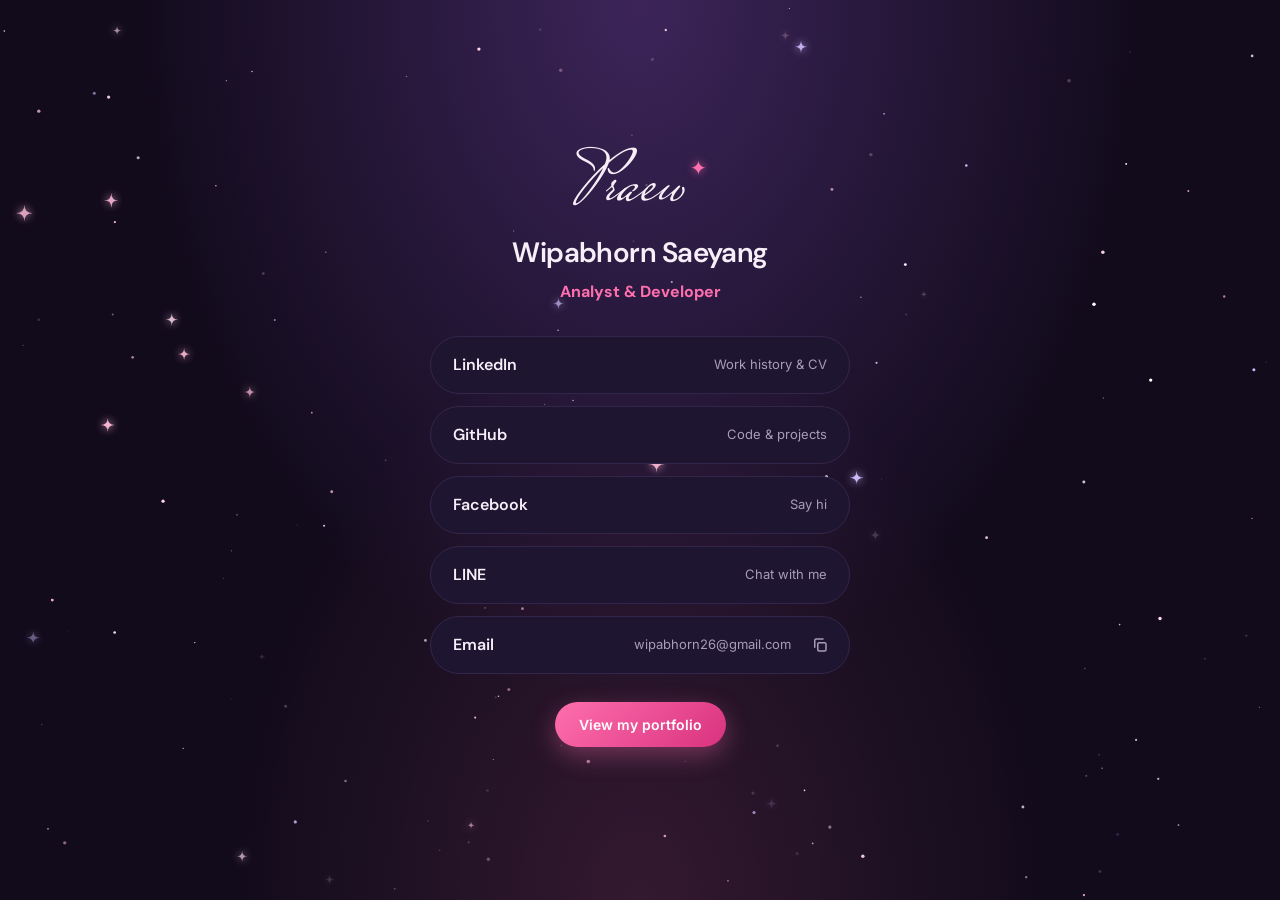
<file: links.html>
<!doctype html>
<html lang="en">
  <head>
    <meta charset="utf-8" />
    <meta name="viewport" content="width=device-width, initial-scale=1" />
    <title>Contact — Wipabhorn Saeyang</title>
    <link rel="preconnect" href="https://fonts.googleapis.com" />
    <link rel="preconnect" href="https://fonts.gstatic.com" crossorigin />
    <link
      href="https://fonts.googleapis.com/css2?family=DM+Sans:wght@400;500;600;700&family=Inter:wght@400;500;600&family=Mrs+Saint+Delafield&display=swap"
      rel="stylesheet"
    />
    <link rel="stylesheet" href="styles.css?v=20261102" />
  </head>
  <body>
    <!-- The page the QR code on the lanyard card opens (see qrUrl in hero-lanyard.js) -->
    <main class="links-page">
      <!-- same starry sky as the hero (hero-sparkle.js) -->
      <canvas class="hero-stars" aria-hidden="true"></canvas>
      <div class="links-card">
        <div class="links-sign" aria-hidden="true">
          Praew<span class="links-star">&#10022;</span>
        </div>
        <h1>Wipabhorn Saeyang</h1>
        <p class="links-role">Analyst &amp; Developer</p>

        <!-- TODO: replace every YOUR-... below with your own address.
             Delete the whole <li> of any channel you don't use. -->
        <ul class="links-list">
          <li>
            <a
              href="https://www.linkedin.com/in/wipabhorn-s/"
              target="_blank"
              rel="noopener"
            >
              LinkedIn <span>Work history &amp; CV</span>
            </a>
          </li>
          <li>
            <a
              href="https://github.com/wipabhorn-s"
              target="_blank"
              rel="noopener"
            >
              GitHub <span>Code &amp; projects</span>
            </a>
          </li>
          <li>
            <a
              href="https://www.facebook.com/prwts/"
              target="_blank"
              rel="noopener"
            >
              Facebook <span>Say hi</span>
            </a>
          </li>
          <li>
            <a href="https://line.me/ti/p/~prwzn" target="_blank" rel="noopener">
              LINE <span>Chat with me</span>
            </a>
          </li>
          <li class="links-row">
            <a href="mailto:wipabhorn26@gmail.com">
              Email <span>wipabhorn26@gmail.com</span>
            </a>
            <!-- copy icon inside the pill: copies data-copy to the clipboard
                 (copy-button.js); shows a tick when done -->
            <button class="links-copy" type="button" data-copy="wipabhorn26@gmail.com" aria-label="Copy email address" title="Copy email address">
              <svg class="icon-copy" viewBox="0 0 24 24" width="18" height="18" fill="none" stroke="currentColor" stroke-width="2" stroke-linecap="round" stroke-linejoin="round" aria-hidden="true">
                <rect x="9" y="9" width="11" height="11" rx="2" />
                <path d="M5 15V6a2 2 0 0 1 2-2h9" />
              </svg>
              <svg class="icon-done" viewBox="0 0 24 24" width="18" height="18" fill="none" stroke="currentColor" stroke-width="2.4" stroke-linecap="round" stroke-linejoin="round" aria-hidden="true">
                <path d="M5 12.5l4.5 4.5L19 7.5" />
              </svg>
            </button>
          </li>
        </ul>

        <a class="btn-pill links-back" href="index.html"
          >View my portfolio</a
        >
      </div>
    </main>
    <script src="hero-sparkle.js?v=20261102"></script>
    <script src="copy-button.js?v=20261102"></script>
  </body>
</html>
</file>
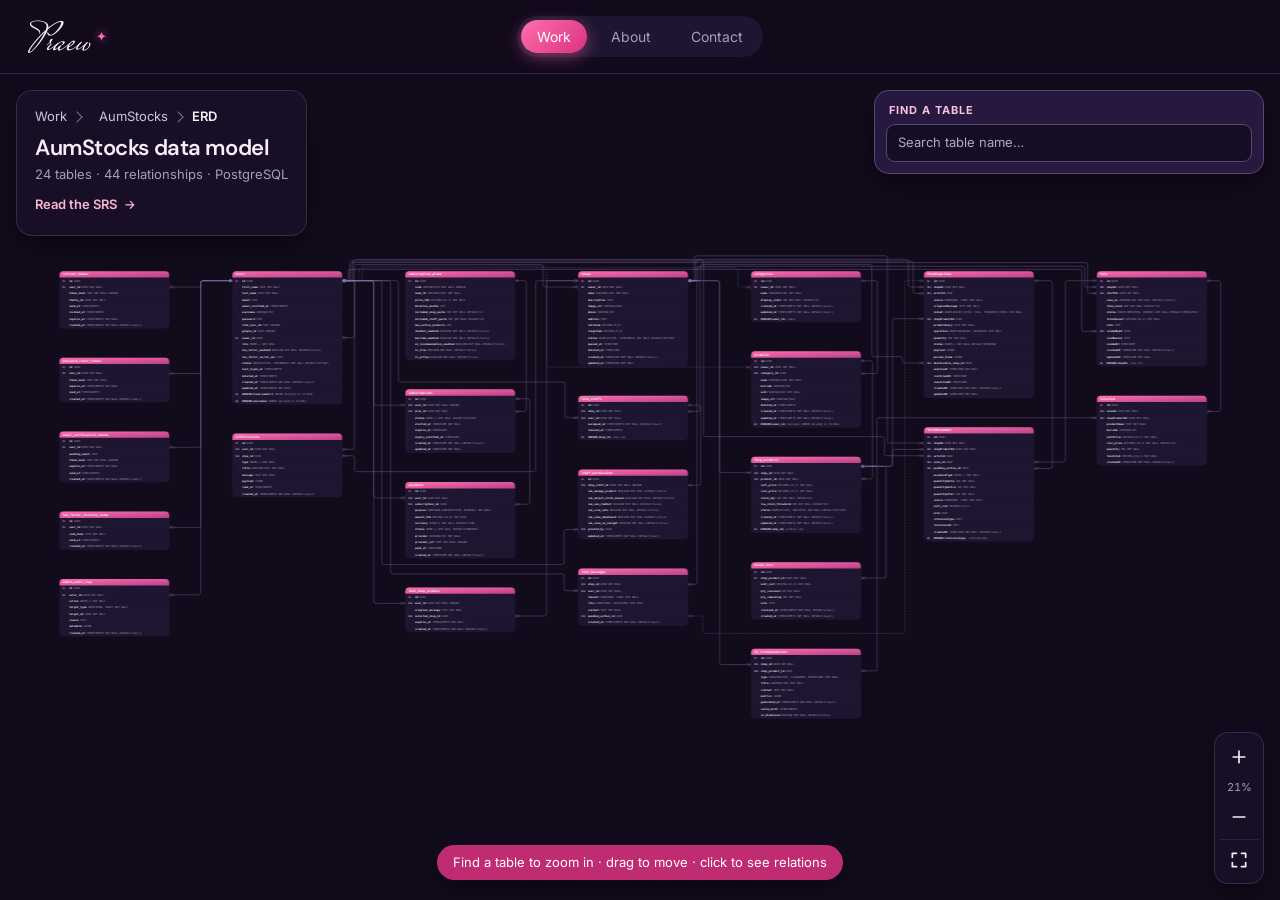
<file: projects/aumstocks-erd.html>
<!doctype html>
<html lang="en">
  <head>
    <meta charset="utf-8" />
    <meta name="viewport" content="width=device-width, initial-scale=1" />
    <title>AumStocks ERD — Wipabhorn Saeyang</title>
    <meta name="description" content="Entity relationship diagram for AumStocks: 24 tables and how they relate." />
    <link rel="preconnect" href="https://fonts.googleapis.com" />
    <link rel="preconnect" href="https://fonts.gstatic.com" crossorigin />
    <link
      href="https://fonts.googleapis.com/css2?family=DM+Sans:wght@400;500;600;700&family=Inter:wght@400;500;600&family=Mrs+Saint+Delafield&display=swap"
      rel="stylesheet"
    />
    <link rel="stylesheet" href="../styles.css?v=20261102-erd-original-pink-v2" />
  </head>
  <!-- ERD PAGE: works like a metro map. The diagram fills the screen under the
       nav; the title card, search, zoom buttons and legend float on top.
       The diagram is images/erd/aumstocks.svg, made from the draw.io file with
       tools/erd_to_svg.py. erd-viewer.js does the rest. -->
  <body class="scrolled erd-body">
    <nav>
      <a class="brand" href="../index.html" aria-label="Praew, home">
        <span class="brand-sign">Praew</span>
        <span class="brand-star" aria-hidden="true">&#10022;</span>
      </a>
      <div class="links">
        <a class="active is-current" href="../index.html#work" aria-current="page">Work</a><a href="../index.html#about">About</a
        ><a href="../links.html">Contact</a>
      </div>
    </nav>

    <main class="erd-map" data-erd="../images/erd/aumstocks.svg?v=20261102-erd-cards">
      <header class="erd-intro">
        <div class="crumbs" role="navigation" aria-label="Breadcrumb"><ol><li><a href="../index.html#work">Work</a></li><li><a href="aumstocks.html">AumStocks</a></li><li><span aria-current="page">ERD</span></li></ol></div>
        <h1>AumStocks data model</h1>
        <p>24 tables &middot; 44 relationships &middot; PostgreSQL</p>
        <a class="erd-intro-link" href="aumstocks-srs.html">Read the SRS <svg class="i i-right" width="1em" height="1em" fill="none" stroke="currentColor" stroke-width="2.2" stroke-linecap="round" stroke-linejoin="round" viewBox="0 0 24 24" aria-hidden="true"><path d="M5 12h14M13 6l6 6-6 6"/></svg></a>
      </header>
      <noscript><img src="../images/erd/aumstocks.svg" alt="AumStocks entity relationship diagram" style="width:100%" /></noscript>

      <template class="erd-inline-template" aria-hidden="true">
<svg xmlns="http://www.w3.org/2000/svg" viewBox="47 54 5706 2393" width="5706" height="2393" class="erd-svg" role="img" aria-label="Entity relationship diagram: 24 tables, 44 relationships">
<defs><linearGradient id="erdHead" x1="0" y1="0" x2="1" y2="1"><stop offset="0" stop-color="#FF6FAE"/><stop offset="1" stop-color="#B9408A"/></linearGradient><style>.erd-svg text{font-family:ui-monospace,SFMono-Regular,Menlo,Consolas,monospace;}.erd-edge path{fill:none;transition:stroke .2s,opacity .2s;}.erd-table rect.erd-body{transition:stroke .2s;}</style></defs>
<g class="erd-edges">
<g class="erd-edge" data-a="shops" data-b="StockMovement" stroke="#8F7BB8">
<path d="M3127.0,272.0 L3147.3,272.0 Q3157.3,272.0 3157.3,262.0 L3157.3,164.0 Q3157.3,154.0 3167.3,154.0 L4062.8,154.0 Q4072.8,154.0 4072.8,164.0 L4072.8,1032.0 Q4072.8,1042.0 4082.8,1042.0 L4247.0,1042.0" stroke-width="1.6"/>
<line x1="3134.0" y1="265.0" x2="3134.0" y2="279.0" stroke-width="1.6"/><line x1="3139.0" y1="265.0" x2="3139.0" y2="279.0" stroke-width="1.6"/>
<path d="M4247.0,1034.0 L4235.0,1042.0 L4247.0,1050.0" fill="none" stroke-width="1.6"/><circle cx="4229.0" cy="1042.0" r="4.5" fill="#120B1C" stroke-width="1.6"/>
</g>
<g class="erd-edge" data-a="shop_products" data-b="StockMovement" stroke="#8F7BB8">
<path d="M3947.0,1152.0 L4087.0,1152.0 Q4097.0,1152.0 4097.0,1142.0 L4097.0,1082.0 Q4097.0,1072.0 4107.0,1072.0 L4247.0,1072.0" stroke-width="1.6"/>
<line x1="3954.0" y1="1145.0" x2="3954.0" y2="1159.0" stroke-width="1.6"/><line x1="3959.0" y1="1145.0" x2="3959.0" y2="1159.0" stroke-width="1.6"/>
<path d="M4247.0,1064.0 L4235.0,1072.0 L4247.0,1080.0" fill="none" stroke-width="1.6"/><circle cx="4229.0" cy="1072.0" r="4.5" fill="#120B1C" stroke-width="1.6"/>
</g>
<g class="erd-edge" data-a="users" data-b="StockMovement" stroke="#8F7BB8">
<path d="M1487.0,272.0 L1528.8,272.0 Q1538.8,272.0 1538.8,262.0 L1538.8,181.6 Q1538.8,171.6 1548.8,171.6 L3191.0,171.6 Q3201.0,171.6 3201.0,181.6 L3201.0,1001.5 Q3201.0,1011.5 3211.0,1011.5 L4049.0,1011.5 Q4059.0,1011.5 4059.0,1021.5 L4059.0,1092.0 Q4059.0,1102.0 4069.0,1102.0 L4247.0,1102.0" stroke-width="1.6"/>
<line x1="1495.0" y1="265.0" x2="1495.0" y2="279.0" stroke-width="1.6"/><circle cx="1504.0" cy="272.0" r="4.5" fill="#120B1C" stroke-width="1.6"/>
<path d="M4247.0,1094.0 L4235.0,1102.0 L4247.0,1110.0" fill="none" stroke-width="1.6"/><circle cx="4229.0" cy="1102.0" r="4.5" fill="#120B1C" stroke-width="1.6"/>
</g>
<g class="erd-edge" data-a="Sale" data-b="StockMovement" stroke="#8F7BB8">
<path d="M5067.0,272.0 L4927.0,272.0 Q4917.0,272.0 4917.0,282.0 L4917.0,1122.0 Q4917.0,1132.0 4907.0,1132.0 L4767.0,1132.0" stroke-width="1.6"/>
<line x1="5059.0" y1="265.0" x2="5059.0" y2="279.0" stroke-width="1.6"/><circle cx="5050.0" cy="272.0" r="4.5" fill="#120B1C" stroke-width="1.6"/>
<path d="M4767.0,1124.0 L4779.0,1132.0 L4767.0,1140.0" fill="none" stroke-width="1.6"/><circle cx="4785.0" cy="1132.0" r="4.5" fill="#120B1C" stroke-width="1.6"/>
</g>
<g class="erd-edge" data-a="PendingAction" data-b="StockMovement" stroke="#8F7BB8">
<path d="M4767.0,272.0 L4845.3,272.0 Q4855.3,272.0 4855.3,282.0 L4855.3,1152.0 Q4855.3,1162.0 4845.3,1162.0 L4767.0,1162.0" stroke-width="1.6"/>
<line x1="4775.0" y1="265.0" x2="4775.0" y2="279.0" stroke-width="1.6"/><circle cx="4784.0" cy="272.0" r="4.5" fill="#120B1C" stroke-width="1.6"/>
<path d="M4767.0,1154.0 L4779.0,1162.0 L4767.0,1170.0" fill="none" stroke-width="1.6"/><circle cx="4785.0" cy="1162.0" r="4.5" fill="#120B1C" stroke-width="1.6"/>
</g>
<g class="erd-edge" data-a="shops" data-b="PendingAction" stroke="#8F7BB8">
<path d="M3127.0,272.0 L3155.7,272.0 Q3165.7,272.0 3165.7,262.0 L3165.7,180.4 Q3165.7,170.4 3175.7,170.4 L4162.9,170.4 Q4172.9,170.4 4172.9,180.4 L4172.9,292.0 Q4172.9,302.0 4182.9,302.0 L4247.0,302.0" stroke-width="1.6"/>
<line x1="3134.0" y1="265.0" x2="3134.0" y2="279.0" stroke-width="1.6"/><line x1="3139.0" y1="265.0" x2="3139.0" y2="279.0" stroke-width="1.6"/>
<path d="M4247.0,294.0 L4235.0,302.0 L4247.0,310.0" fill="none" stroke-width="1.6"/><circle cx="4229.0" cy="302.0" r="4.5" fill="#120B1C" stroke-width="1.6"/>
</g>
<g class="erd-edge" data-a="shops" data-b="PendingAction" stroke="#8F7BB8">
<path d="M3127.0,272.0 L3176.8,272.0 Q3186.8,272.0 3186.8,262.0 L3186.8,204.8 Q3186.8,194.8 3196.8,194.8 L3989.6,194.8 Q3999.6,194.8 3999.6,204.8 L3999.6,622.4 Q3999.6,632.4 4009.6,632.4 L4133.6,632.4 Q4143.6,632.4 4143.6,642.4 L4143.6,652.0 Q4143.6,662.0 4153.6,662.0 L4247.0,662.0" stroke-width="1.6"/>
<line x1="3135.0" y1="265.0" x2="3135.0" y2="279.0" stroke-width="1.6"/><circle cx="3144.0" cy="272.0" r="4.5" fill="#120B1C" stroke-width="1.6"/>
<path d="M4247.0,654.0 L4235.0,662.0 L4247.0,670.0" fill="none" stroke-width="1.6"/><circle cx="4229.0" cy="662.0" r="4.5" fill="#120B1C" stroke-width="1.6"/>
</g>
<g class="erd-edge" data-a="shop_products" data-b="PendingAction" stroke="#8F7BB8">
<path d="M3947.0,1152.0 L4087.0,1152.0 Q4097.0,1152.0 4097.0,1142.0 L4097.0,462.0 Q4097.0,452.0 4107.0,452.0 L4247.0,452.0" stroke-width="1.6"/>
<line x1="3955.0" y1="1145.0" x2="3955.0" y2="1159.0" stroke-width="1.6"/><circle cx="3964.0" cy="1152.0" r="4.5" fill="#120B1C" stroke-width="1.6"/>
<path d="M4247.0,444.0 L4235.0,452.0 L4247.0,460.0" fill="none" stroke-width="1.6"/><circle cx="4229.0" cy="452.0" r="4.5" fill="#120B1C" stroke-width="1.6"/>
</g>
<g class="erd-edge" data-a="users" data-b="PendingAction" stroke="#8F7BB8">
<path d="M1487.0,272.0 L1512.8,272.0 Q1522.8,272.0 1522.8,262.0 L1522.8,188.8 Q1522.8,178.8 1532.8,178.8 L4185.3,178.8 Q4195.3,178.8 4195.3,188.8 L4195.3,322.0 Q4195.3,332.0 4205.3,332.0 L4247.0,332.0" stroke-width="1.6"/>
<line x1="1495.0" y1="265.0" x2="1495.0" y2="279.0" stroke-width="1.6"/><circle cx="1504.0" cy="272.0" r="4.5" fill="#120B1C" stroke-width="1.6"/>
<path d="M4247.0,324.0 L4235.0,332.0 L4247.0,340.0" fill="none" stroke-width="1.6"/><circle cx="4229.0" cy="332.0" r="4.5" fill="#120B1C" stroke-width="1.6"/>
</g>
<g class="erd-edge" data-a="shops" data-b="Sale" stroke="#8F7BB8">
<path d="M3127.0,272.0 L3163.2,272.0 Q3173.2,272.0 3173.2,262.0 L3173.2,213.5 Q3173.2,203.5 3183.2,203.5 L4998.0,203.5 Q5008.0,203.5 5008.0,213.5 L5008.0,292.0 Q5008.0,302.0 5018.0,302.0 L5067.0,302.0" stroke-width="1.6"/>
<line x1="3134.0" y1="265.0" x2="3134.0" y2="279.0" stroke-width="1.6"/><line x1="3139.0" y1="265.0" x2="3139.0" y2="279.0" stroke-width="1.6"/>
<path d="M5067.0,294.0 L5055.0,302.0 L5067.0,310.0" fill="none" stroke-width="1.6"/><circle cx="5049.0" cy="302.0" r="4.5" fill="#120B1C" stroke-width="1.6"/>
</g>
<g class="erd-edge" data-a="users" data-b="Sale" stroke="#8F7BB8">
<path d="M1487.0,272.0 L1520.6,272.0 Q1530.6,272.0 1530.6,262.0 L1530.6,196.2 Q1530.6,186.2 1540.6,186.2 L5012.0,186.2 Q5022.0,186.2 5022.0,196.2 L5022.0,322.0 Q5022.0,332.0 5032.0,332.0 L5067.0,332.0" stroke-width="1.6"/>
<line x1="1494.0" y1="265.0" x2="1494.0" y2="279.0" stroke-width="1.6"/><line x1="1499.0" y1="265.0" x2="1499.0" y2="279.0" stroke-width="1.6"/>
<path d="M5067.0,324.0 L5055.0,332.0 L5067.0,340.0" fill="none" stroke-width="1.6"/><circle cx="5049.0" cy="332.0" r="4.5" fill="#120B1C" stroke-width="1.6"/>
</g>
<g class="erd-edge" data-a="users" data-b="Sale" stroke="#8F7BB8">
<path d="M1487.0,272.0 L1506.4,272.0 Q1516.4,272.0 1516.4,262.0 L1516.4,228.0 Q1516.4,218.0 1526.4,218.0 L4984.6,218.0 Q4994.6,218.0 4994.6,228.0 L4994.6,502.0 Q4994.6,512.0 5004.6,512.0 L5067.0,512.0" stroke-width="1.6"/>
<line x1="1495.0" y1="265.0" x2="1495.0" y2="279.0" stroke-width="1.6"/><circle cx="1504.0" cy="272.0" r="4.5" fill="#120B1C" stroke-width="1.6"/>
<path d="M5067.0,504.0 L5055.0,512.0 L5067.0,520.0" fill="none" stroke-width="1.6"/><circle cx="5049.0" cy="512.0" r="4.5" fill="#120B1C" stroke-width="1.6"/>
</g>
<g class="erd-edge" data-a="Sale" data-b="SaleItem" stroke="#8F7BB8">
<path d="M5587.0,272.0 L5643.5,272.0 Q5653.5,272.0 5653.5,282.0 L5653.5,882.0 Q5653.5,892.0 5643.5,892.0 L5587.0,892.0" stroke-width="1.6"/>
<line x1="5594.0" y1="265.0" x2="5594.0" y2="279.0" stroke-width="1.6"/><line x1="5599.0" y1="265.0" x2="5599.0" y2="279.0" stroke-width="1.6"/>
<path d="M5587.0,884.0 L5599.0,892.0 L5587.0,900.0" fill="none" stroke-width="1.6"/><circle cx="5605.0" cy="892.0" r="4.5" fill="#120B1C" stroke-width="1.6"/>
</g>
<g class="erd-edge" data-a="shop_products" data-b="SaleItem" stroke="#8F7BB8">
<path d="M3947.0,1152.0 L4013.6,1152.0 Q4023.6,1152.0 4023.6,1142.0 L4023.6,932.0 Q4023.6,922.0 4033.6,922.0 L5067.0,922.0" stroke-width="1.6"/>
<line x1="3954.0" y1="1145.0" x2="3954.0" y2="1159.0" stroke-width="1.6"/><line x1="3959.0" y1="1145.0" x2="3959.0" y2="1159.0" stroke-width="1.6"/>
<path d="M5067.0,914.0 L5055.0,922.0 L5067.0,930.0" fill="none" stroke-width="1.6"/><circle cx="5049.0" cy="922.0" r="4.5" fill="#120B1C" stroke-width="1.6"/>
</g>
<g class="erd-edge" data-a="users" data-b="users" stroke="#8F7BB8">
<path d="M1487.0,272.0 L1536.8,272.0 Q1546.8,272.0 1546.8,282.0 L1546.8,532.0 Q1546.8,542.0 1536.8,542.0 L1487.0,542.0" stroke-width="1.6"/>
<line x1="1495.0" y1="265.0" x2="1495.0" y2="279.0" stroke-width="1.6"/><circle cx="1504.0" cy="272.0" r="4.5" fill="#120B1C" stroke-width="1.6"/>
<path d="M1487.0,534.0 L1499.0,542.0 L1487.0,550.0" fill="none" stroke-width="1.6"/><circle cx="1505.0" cy="542.0" r="4.5" fill="#120B1C" stroke-width="1.6"/>
</g>
<g class="erd-edge" data-a="users" data-b="refresh_tokens" stroke="#8F7BB8">
<path d="M967.0,272.0 L827.0,272.0 Q817.0,272.0 817.0,282.0 L817.0,292.0 Q817.0,302.0 807.0,302.0 L667.0,302.0" stroke-width="1.6"/>
<line x1="960.0" y1="265.0" x2="960.0" y2="279.0" stroke-width="1.6"/><line x1="955.0" y1="265.0" x2="955.0" y2="279.0" stroke-width="1.6"/>
<path d="M667.0,294.0 L679.0,302.0 L667.0,310.0" fill="none" stroke-width="1.6"/><circle cx="685.0" cy="302.0" r="4.5" fill="#120B1C" stroke-width="1.6"/>
</g>
<g class="erd-edge" data-a="users" data-b="password_reset_tokens" stroke="#8F7BB8">
<path d="M967.0,272.0 L827.0,272.0 Q817.0,272.0 817.0,282.0 L817.0,702.0 Q817.0,712.0 807.0,712.0 L667.0,712.0" stroke-width="1.6"/>
<line x1="960.0" y1="265.0" x2="960.0" y2="279.0" stroke-width="1.6"/><line x1="955.0" y1="265.0" x2="955.0" y2="279.0" stroke-width="1.6"/>
<path d="M667.0,704.0 L679.0,712.0 L667.0,720.0" fill="none" stroke-width="1.6"/><circle cx="685.0" cy="712.0" r="4.5" fill="#120B1C" stroke-width="1.6"/>
</g>
<g class="erd-edge" data-a="users" data-b="email_verification_tokens" stroke="#8F7BB8">
<path d="M967.0,272.0 L827.0,272.0 Q817.0,272.0 817.0,282.0 L817.0,1052.0 Q817.0,1062.0 807.0,1062.0 L667.0,1062.0" stroke-width="1.6"/>
<line x1="960.0" y1="265.0" x2="960.0" y2="279.0" stroke-width="1.6"/><line x1="955.0" y1="265.0" x2="955.0" y2="279.0" stroke-width="1.6"/>
<path d="M667.0,1054.0 L679.0,1062.0 L667.0,1070.0" fill="none" stroke-width="1.6"/><circle cx="685.0" cy="1062.0" r="4.5" fill="#120B1C" stroke-width="1.6"/>
</g>
<g class="erd-edge" data-a="users" data-b="admin_audit_logs" stroke="#8F7BB8">
<path d="M967.0,272.0 L827.0,272.0 Q817.0,272.0 817.0,282.0 L817.0,1752.0 Q817.0,1762.0 807.0,1762.0 L667.0,1762.0" stroke-width="1.6"/>
<line x1="960.0" y1="265.0" x2="960.0" y2="279.0" stroke-width="1.6"/><line x1="955.0" y1="265.0" x2="955.0" y2="279.0" stroke-width="1.6"/>
<path d="M667.0,1754.0 L679.0,1762.0 L667.0,1770.0" fill="none" stroke-width="1.6"/><circle cx="685.0" cy="1762.0" r="4.5" fill="#120B1C" stroke-width="1.6"/>
</g>
<g class="erd-edge" data-a="users" data-b="two_factor_recovery_codes" stroke="#8F7BB8">
<path d="M967.0,272.0 L827.0,272.0 Q817.0,272.0 817.0,282.0 L817.0,1432.0 Q817.0,1442.0 807.0,1442.0 L667.0,1442.0" stroke-width="1.6"/>
<line x1="960.0" y1="265.0" x2="960.0" y2="279.0" stroke-width="1.6"/><line x1="955.0" y1="265.0" x2="955.0" y2="279.0" stroke-width="1.6"/>
<path d="M667.0,1434.0 L679.0,1442.0 L667.0,1450.0" fill="none" stroke-width="1.6"/><circle cx="685.0" cy="1442.0" r="4.5" fill="#120B1C" stroke-width="1.6"/>
</g>
<g class="erd-edge" data-a="users" data-b="subscriptions" stroke="#8F7BB8">
<path d="M1487.0,272.0 L1627.0,272.0 Q1637.0,272.0 1637.0,282.0 L1637.0,852.0 Q1637.0,862.0 1647.0,862.0 L1787.0,862.0" stroke-width="1.6"/>
<line x1="1494.0" y1="265.0" x2="1494.0" y2="279.0" stroke-width="1.6"/><line x1="1499.0" y1="265.0" x2="1499.0" y2="279.0" stroke-width="1.6"/>
<line x1="1779.0" y1="855.0" x2="1779.0" y2="869.0" stroke-width="1.6"/><circle cx="1770.0" cy="862.0" r="4.5" fill="#120B1C" stroke-width="1.6"/>
</g>
<g class="erd-edge" data-a="subscription_plans" data-b="subscriptions" stroke="#8F7BB8">
<path d="M2307.0,272.0 L2351.0,272.0 Q2361.0,272.0 2361.0,282.0 L2361.0,882.0 Q2361.0,892.0 2351.0,892.0 L2307.0,892.0" stroke-width="1.6"/>
<line x1="2314.0" y1="265.0" x2="2314.0" y2="279.0" stroke-width="1.6"/><line x1="2319.0" y1="265.0" x2="2319.0" y2="279.0" stroke-width="1.6"/>
<path d="M2307.0,884.0 L2319.0,892.0 L2307.0,900.0" fill="none" stroke-width="1.6"/><circle cx="2325.0" cy="892.0" r="4.5" fill="#120B1C" stroke-width="1.6"/>
</g>
<g class="erd-edge" data-a="users" data-b="payments" stroke="#8F7BB8">
<path d="M1487.0,272.0 L1627.0,272.0 Q1637.0,272.0 1637.0,282.0 L1637.0,1292.0 Q1637.0,1302.0 1647.0,1302.0 L1787.0,1302.0" stroke-width="1.6"/>
<line x1="1494.0" y1="265.0" x2="1494.0" y2="279.0" stroke-width="1.6"/><line x1="1499.0" y1="265.0" x2="1499.0" y2="279.0" stroke-width="1.6"/>
<path d="M1787.0,1294.0 L1775.0,1302.0 L1787.0,1310.0" fill="none" stroke-width="1.6"/><circle cx="1769.0" cy="1302.0" r="4.5" fill="#120B1C" stroke-width="1.6"/>
</g>
<g class="erd-edge" data-a="subscriptions" data-b="payments" stroke="#8F7BB8">
<path d="M2307.0,832.0 L2367.7,832.0 Q2377.7,832.0 2377.7,842.0 L2377.7,1322.0 Q2377.7,1332.0 2367.7,1332.0 L2307.0,1332.0" stroke-width="1.6"/>
<line x1="2315.0" y1="825.0" x2="2315.0" y2="839.0" stroke-width="1.6"/><circle cx="2324.0" cy="832.0" r="4.5" fill="#120B1C" stroke-width="1.6"/>
<path d="M2307.0,1324.0 L2319.0,1332.0 L2307.0,1340.0" fill="none" stroke-width="1.6"/><circle cx="2325.0" cy="1332.0" r="4.5" fill="#120B1C" stroke-width="1.6"/>
</g>
<g class="erd-edge" data-a="users" data-b="shops" stroke="#8F7BB8">
<path d="M1487.0,272.0 L1536.0,272.0 Q1546.0,272.0 1546.0,262.0 L1546.0,205.5 Q1546.0,195.5 1556.0,195.5 L2430.7,195.5 Q2440.7,195.5 2440.7,205.5 L2440.7,292.0 Q2440.7,302.0 2450.7,302.0 L2607.0,302.0" stroke-width="1.6"/>
<line x1="1494.0" y1="265.0" x2="1494.0" y2="279.0" stroke-width="1.6"/><line x1="1499.0" y1="265.0" x2="1499.0" y2="279.0" stroke-width="1.6"/>
<path d="M2607.0,294.0 L2595.0,302.0 L2607.0,310.0" fill="none" stroke-width="1.6"/><circle cx="2589.0" cy="302.0" r="4.5" fill="#120B1C" stroke-width="1.6"/>
</g>
<g class="erd-edge" data-a="shops" data-b="shop_staffs" stroke="#8F7BB8">
<path d="M3127.0,272.0 L3175.1,272.0 Q3185.1,272.0 3185.1,282.0 L3185.1,882.0 Q3185.1,892.0 3175.1,892.0 L3127.0,892.0" stroke-width="1.6"/>
<line x1="3134.0" y1="265.0" x2="3134.0" y2="279.0" stroke-width="1.6"/><line x1="3139.0" y1="265.0" x2="3139.0" y2="279.0" stroke-width="1.6"/>
<path d="M3127.0,884.0 L3139.0,892.0 L3127.0,900.0" fill="none" stroke-width="1.6"/><circle cx="3145.0" cy="892.0" r="4.5" fill="#120B1C" stroke-width="1.6"/>
</g>
<g class="erd-edge" data-a="users" data-b="shop_staffs" stroke="#8F7BB8">
<path d="M1487.0,272.0 L1744.3,272.0 Q1754.3,272.0 1754.3,282.0 L1754.3,742.3 Q1754.3,752.3 1764.3,752.3 L2534.3,752.3 Q2544.3,752.3 2544.3,762.3 L2544.3,912.0 Q2544.3,922.0 2554.3,922.0 L2607.0,922.0" stroke-width="1.6"/>
<line x1="1494.0" y1="265.0" x2="1494.0" y2="279.0" stroke-width="1.6"/><line x1="1499.0" y1="265.0" x2="1499.0" y2="279.0" stroke-width="1.6"/>
<path d="M2607.0,914.0 L2595.0,922.0 L2607.0,930.0" fill="none" stroke-width="1.6"/><circle cx="2589.0" cy="922.0" r="4.5" fill="#120B1C" stroke-width="1.6"/>
</g>
<g class="erd-edge" data-a="shop_staffs" data-b="staff_permissions" stroke="#8F7BB8">
<path d="M3127.0,862.0 L3177.4,862.0 Q3187.4,862.0 3187.4,872.0 L3187.4,1232.0 Q3187.4,1242.0 3177.4,1242.0 L3127.0,1242.0" stroke-width="1.6"/>
<line x1="3134.0" y1="855.0" x2="3134.0" y2="869.0" stroke-width="1.6"/><line x1="3139.0" y1="855.0" x2="3139.0" y2="869.0" stroke-width="1.6"/>
<line x1="3135.0" y1="1235.0" x2="3135.0" y2="1249.0" stroke-width="1.6"/><circle cx="3144.0" cy="1242.0" r="4.5" fill="#120B1C" stroke-width="1.6"/>
</g>
<g class="erd-edge" data-a="users" data-b="staff_permissions" stroke="#8F7BB8">
<path d="M1487.0,272.0 L1666.0,272.0 Q1676.0,272.0 1676.0,282.0 L1676.0,1608.2 Q1676.0,1618.2 1686.0,1618.2 L2530.0,1618.2 Q2540.0,1618.2 2540.0,1608.2 L2540.0,1462.0 Q2540.0,1452.0 2550.0,1452.0 L2607.0,1452.0" stroke-width="1.6"/>
<line x1="1495.0" y1="265.0" x2="1495.0" y2="279.0" stroke-width="1.6"/><circle cx="1504.0" cy="272.0" r="4.5" fill="#120B1C" stroke-width="1.6"/>
<path d="M2607.0,1444.0 L2595.0,1452.0 L2607.0,1460.0" fill="none" stroke-width="1.6"/><circle cx="2589.0" cy="1452.0" r="4.5" fill="#120B1C" stroke-width="1.6"/>
</g>
<g class="erd-edge" data-a="categories" data-b="products" stroke="#8F7BB8">
<path d="M3947.0,272.0 L4015.7,272.0 Q4025.7,272.0 4025.7,282.0 L4025.7,702.0 Q4025.7,712.0 4015.7,712.0 L3947.0,712.0" stroke-width="1.6"/>
<line x1="3955.0" y1="265.0" x2="3955.0" y2="279.0" stroke-width="1.6"/><circle cx="3964.0" cy="272.0" r="4.5" fill="#120B1C" stroke-width="1.6"/>
<path d="M3947.0,704.0 L3959.0,712.0 L3947.0,720.0" fill="none" stroke-width="1.6"/><circle cx="3965.0" cy="712.0" r="4.5" fill="#120B1C" stroke-width="1.6"/>
</g>
<g class="erd-edge" data-a="products" data-b="shop_products" stroke="#8F7BB8">
<path d="M3947.0,652.0 L3992.5,652.0 Q4002.5,652.0 4002.5,662.0 L4002.5,1202.0 Q4002.5,1212.0 3992.5,1212.0 L3947.0,1212.0" stroke-width="1.6"/>
<line x1="3954.0" y1="645.0" x2="3954.0" y2="659.0" stroke-width="1.6"/><line x1="3959.0" y1="645.0" x2="3959.0" y2="659.0" stroke-width="1.6"/>
<path d="M3947.0,1204.0 L3959.0,1212.0 L3947.0,1220.0" fill="none" stroke-width="1.6"/><circle cx="3965.0" cy="1212.0" r="4.5" fill="#120B1C" stroke-width="1.6"/>
</g>
<g class="erd-edge" data-a="shops" data-b="shop_products" stroke="#8F7BB8">
<path d="M3127.0,272.0 L3267.0,272.0 Q3277.0,272.0 3277.0,282.0 L3277.0,1172.0 Q3277.0,1182.0 3287.0,1182.0 L3427.0,1182.0" stroke-width="1.6"/>
<line x1="3134.0" y1="265.0" x2="3134.0" y2="279.0" stroke-width="1.6"/><line x1="3139.0" y1="265.0" x2="3139.0" y2="279.0" stroke-width="1.6"/>
<path d="M3427.0,1174.0 L3415.0,1182.0 L3427.0,1190.0" fill="none" stroke-width="1.6"/><circle cx="3409.0" cy="1182.0" r="4.5" fill="#120B1C" stroke-width="1.6"/>
</g>
<g class="erd-edge" data-a="shop_products" data-b="stock_lots" stroke="#8F7BB8">
<path d="M3947.0,1152.0 L4056.9,1152.0 Q4066.9,1152.0 4066.9,1162.0 L4066.9,1672.0 Q4066.9,1682.0 4056.9,1682.0 L3947.0,1682.0" stroke-width="1.6"/>
<line x1="3954.0" y1="1145.0" x2="3954.0" y2="1159.0" stroke-width="1.6"/><line x1="3959.0" y1="1145.0" x2="3959.0" y2="1159.0" stroke-width="1.6"/>
<path d="M3947.0,1674.0 L3959.0,1682.0 L3947.0,1690.0" fill="none" stroke-width="1.6"/><circle cx="3965.0" cy="1682.0" r="4.5" fill="#120B1C" stroke-width="1.6"/>
</g>
<g class="erd-edge" data-a="users" data-b="notifications" stroke="#8F7BB8">
<path d="M1487.0,272.0 L1535.7,272.0 Q1545.7,272.0 1545.7,282.0 L1545.7,1062.0 Q1545.7,1072.0 1535.7,1072.0 L1487.0,1072.0" stroke-width="1.6"/>
<line x1="1494.0" y1="265.0" x2="1494.0" y2="279.0" stroke-width="1.6"/><line x1="1499.0" y1="265.0" x2="1499.0" y2="279.0" stroke-width="1.6"/>
<path d="M1487.0,1064.0 L1499.0,1072.0 L1487.0,1080.0" fill="none" stroke-width="1.6"/><circle cx="1505.0" cy="1072.0" r="4.5" fill="#120B1C" stroke-width="1.6"/>
</g>
<g class="erd-edge" data-a="shops" data-b="notifications" stroke="#8F7BB8">
<path d="M2607.0,272.0 L2415.0,272.0 Q2405.0,272.0 2405.0,282.0 L2405.0,1167.5 Q2405.0,1177.5 2395.0,1177.5 L1556.3,1177.5 Q1546.3,1177.5 1546.3,1167.5 L1546.3,1112.0 Q1546.3,1102.0 1536.3,1102.0 L1487.0,1102.0" stroke-width="1.6"/>
<line x1="2599.0" y1="265.0" x2="2599.0" y2="279.0" stroke-width="1.6"/><circle cx="2590.0" cy="272.0" r="4.5" fill="#120B1C" stroke-width="1.6"/>
<path d="M1487.0,1094.0 L1499.0,1102.0 L1487.0,1110.0" fill="none" stroke-width="1.6"/><circle cx="1505.0" cy="1102.0" r="4.5" fill="#120B1C" stroke-width="1.6"/>
</g>
<g class="erd-edge" data-a="shops" data-b="chat_messages" stroke="#8F7BB8">
<path d="M3127.0,272.0 L3160.5,272.0 Q3170.5,272.0 3170.5,282.0 L3170.5,1702.0 Q3170.5,1712.0 3160.5,1712.0 L3127.0,1712.0" stroke-width="1.6"/>
<line x1="3134.0" y1="265.0" x2="3134.0" y2="279.0" stroke-width="1.6"/><line x1="3139.0" y1="265.0" x2="3139.0" y2="279.0" stroke-width="1.6"/>
<path d="M3127.0,1704.0 L3139.0,1712.0 L3127.0,1720.0" fill="none" stroke-width="1.6"/><circle cx="3145.0" cy="1712.0" r="4.5" fill="#120B1C" stroke-width="1.6"/>
</g>
<g class="erd-edge" data-a="users" data-b="chat_messages" stroke="#8F7BB8">
<path d="M1487.0,272.0 L1707.0,272.0 Q1717.0,272.0 1717.0,282.0 L1717.0,1652.4 Q1717.0,1662.4 1727.0,1662.4 L2530.2,1662.4 Q2540.2,1662.4 2540.2,1672.4 L2540.2,1732.0 Q2540.2,1742.0 2550.2,1742.0 L2607.0,1742.0" stroke-width="1.6"/>
<line x1="1494.0" y1="265.0" x2="1494.0" y2="279.0" stroke-width="1.6"/><line x1="1499.0" y1="265.0" x2="1499.0" y2="279.0" stroke-width="1.6"/>
<path d="M2607.0,1734.0 L2595.0,1742.0 L2607.0,1750.0" fill="none" stroke-width="1.6"/><circle cx="2589.0" cy="1742.0" r="4.5" fill="#120B1C" stroke-width="1.6"/>
</g>
<g class="erd-edge" data-a="users" data-b="chat_shop_prompts" stroke="#8F7BB8">
<path d="M1487.0,272.0 L1627.0,272.0 Q1637.0,272.0 1637.0,282.0 L1637.0,1792.0 Q1637.0,1802.0 1647.0,1802.0 L1787.0,1802.0" stroke-width="1.6"/>
<line x1="1494.0" y1="265.0" x2="1494.0" y2="279.0" stroke-width="1.6"/><line x1="1499.0" y1="265.0" x2="1499.0" y2="279.0" stroke-width="1.6"/>
<line x1="1779.0" y1="1795.0" x2="1779.0" y2="1809.0" stroke-width="1.6"/><circle cx="1770.0" cy="1802.0" r="4.5" fill="#120B1C" stroke-width="1.6"/>
</g>
<g class="erd-edge" data-a="shops" data-b="chat_shop_prompts" stroke="#8F7BB8">
<path d="M2607.0,272.0 L2467.0,272.0 Q2457.0,272.0 2457.0,282.0 L2457.0,1852.0 Q2457.0,1862.0 2447.0,1862.0 L2307.0,1862.0" stroke-width="1.6"/>
<line x1="2599.0" y1="265.0" x2="2599.0" y2="279.0" stroke-width="1.6"/><circle cx="2590.0" cy="272.0" r="4.5" fill="#120B1C" stroke-width="1.6"/>
<path d="M2307.0,1854.0 L2319.0,1862.0 L2307.0,1870.0" fill="none" stroke-width="1.6"/><circle cx="2325.0" cy="1862.0" r="4.5" fill="#120B1C" stroke-width="1.6"/>
</g>
<g class="erd-edge" data-a="shops" data-b="ai_recommendations" stroke="#8F7BB8">
<path d="M3127.0,272.0 L3267.0,272.0 Q3277.0,272.0 3277.0,282.0 L3277.0,2082.0 Q3277.0,2092.0 3287.0,2092.0 L3427.0,2092.0" stroke-width="1.6"/>
<line x1="3134.0" y1="265.0" x2="3134.0" y2="279.0" stroke-width="1.6"/><line x1="3139.0" y1="265.0" x2="3139.0" y2="279.0" stroke-width="1.6"/>
<path d="M3427.0,2084.0 L3415.0,2092.0 L3427.0,2100.0" fill="none" stroke-width="1.6"/><circle cx="3409.0" cy="2092.0" r="4.5" fill="#120B1C" stroke-width="1.6"/>
</g>
<g class="erd-edge" data-a="shop_products" data-b="ai_recommendations" stroke="#8F7BB8">
<path d="M3947.0,1152.0 L4014.3,1152.0 Q4024.3,1152.0 4024.3,1162.0 L4024.3,2112.0 Q4024.3,2122.0 4014.3,2122.0 L3947.0,2122.0" stroke-width="1.6"/>
<line x1="3955.0" y1="1145.0" x2="3955.0" y2="1159.0" stroke-width="1.6"/><circle cx="3964.0" cy="1152.0" r="4.5" fill="#120B1C" stroke-width="1.6"/>
<path d="M3947.0,2114.0 L3959.0,2122.0 L3947.0,2130.0" fill="none" stroke-width="1.6"/><circle cx="3965.0" cy="2122.0" r="4.5" fill="#120B1C" stroke-width="1.6"/>
</g>
<g class="erd-edge" data-a="PendingAction" data-b="chat_messages" stroke="#8F7BB8">
<path d="M4247.0,272.0 L4165.2,272.0 Q4155.2,272.0 4155.2,282.0 L4155.2,1935.3 Q4155.2,1945.3 4145.2,1945.3 L3208.5,1945.3 Q3198.5,1945.3 3198.5,1935.3 L3198.5,1872.0 Q3198.5,1862.0 3188.5,1862.0 L3127.0,1862.0" stroke-width="1.6" stroke-dasharray="7 6"/>
<line x1="4239.0" y1="265.0" x2="4239.0" y2="279.0" stroke-width="1.6"/><circle cx="4230.0" cy="272.0" r="4.5" fill="#120B1C" stroke-width="1.6"/>
<path d="M3127.0,1854.0 L3139.0,1862.0 L3127.0,1870.0" fill="none" stroke-width="1.6"/><circle cx="3145.0" cy="1862.0" r="4.5" fill="#120B1C" stroke-width="1.6"/>
</g>
<g class="erd-edge" data-a="users" data-b="products" stroke="#8F7BB8">
<path d="M1487.0,272.0 L1572.0,272.0 Q1582.0,272.0 1582.0,262.0 L1582.0,212.8 Q1582.0,202.8 1592.0,202.8 L2447.0,202.8 Q2457.0,202.8 2457.0,212.8 L2457.0,672.0 Q2457.0,682.0 2467.0,682.0 L3427.0,682.0" stroke-width="1.6" stroke-dasharray="7 6"/>
<line x1="1494.0" y1="265.0" x2="1494.0" y2="279.0" stroke-width="1.6"/><line x1="1499.0" y1="265.0" x2="1499.0" y2="279.0" stroke-width="1.6"/>
<path d="M3427.0,674.0 L3415.0,682.0 L3427.0,690.0" fill="none" stroke-width="1.6"/><circle cx="3409.0" cy="682.0" r="4.5" fill="#120B1C" stroke-width="1.6"/>
</g>
<g class="erd-edge" data-a="users" data-b="categories" stroke="#8F7BB8">
<path d="M1487.0,272.0 L1557.0,272.0 Q1567.0,272.0 1567.0,262.0 L1567.0,220.2 Q1567.0,210.2 1577.0,210.2 L3354.8,210.2 Q3364.8,210.2 3364.8,220.2 L3364.8,292.0 Q3364.8,302.0 3374.8,302.0 L3427.0,302.0" stroke-width="1.6" stroke-dasharray="7 6"/>
<line x1="1494.0" y1="265.0" x2="1494.0" y2="279.0" stroke-width="1.6"/><line x1="1499.0" y1="265.0" x2="1499.0" y2="279.0" stroke-width="1.6"/>
<path d="M3427.0,294.0 L3415.0,302.0 L3427.0,310.0" fill="none" stroke-width="1.6"/><circle cx="3409.0" cy="302.0" r="4.5" fill="#120B1C" stroke-width="1.6"/>
</g>
</g>
<g class="erd-table" data-t="refresh_tokens" tabindex="0">
<title>refresh_tokens (8 columns)</title>
<rect class="erd-body" x="147.0" y="227.0" width="520.0" height="270.0" rx="18" fill="#1E1530" stroke="#33264A" stroke-width="1.5"/>
<path d="M147.0,257.0 V245.0 a18,18 0 0 1 18,-18 H649.0 a18,18 0 0 1 18,18 V257.0 Z" fill="url(#erdHead)"/>
<text x="163.0" y="247.0" fill="#FFFFFF" font-size="14.5" font-weight="700">refresh_tokens</text>
<g class="erd-col" data-k="PK" data-n="id" data-ty="UUID">
<text x="161.0" y="276.3" fill="#FF6FAE" font-size="11" font-weight="700">PK</text>
<text x="193.0" y="276.3" font-size="12.5"><tspan fill="#F7EEF8" font-weight="600">id</tspan><tspan fill="#A99BBA"> UUID</tspan></text>
</g>
<g class="erd-col" data-k="FK" data-n="user_id" data-ty="UUID NOT NULL">
<line x1="148.0" y1="287.0" x2="666.0" y2="287.0" stroke="#281D3B" stroke-width="1"/>
<text x="161.0" y="306.3" fill="#C9B8F5" font-size="11" font-weight="700">FK</text>
<text x="193.0" y="306.3" font-size="12.5"><tspan fill="#F7EEF8" font-weight="600">user_id</tspan><tspan fill="#A99BBA"> UUID NOT NULL</tspan></text>
</g>
<g class="erd-col" data-k="" data-n="token_hash" data-ty="TEXT NOT NULL UNIQUE">
<line x1="148.0" y1="317.0" x2="666.0" y2="317.0" stroke="#281D3B" stroke-width="1"/>
<text x="193.0" y="336.3" font-size="12.5"><tspan fill="#F7EEF8" font-weight="600">token_hash</tspan><tspan fill="#A99BBA"> TEXT NOT NULL UNIQUE</tspan></text>
</g>
<g class="erd-col" data-k="" data-n="family_id" data-ty="UUID NOT NULL">
<line x1="148.0" y1="347.0" x2="666.0" y2="347.0" stroke="#281D3B" stroke-width="1"/>
<text x="193.0" y="366.3" font-size="12.5"><tspan fill="#F7EEF8" font-weight="600">family_id</tspan><tspan fill="#A99BBA"> UUID NOT NULL</tspan></text>
</g>
<g class="erd-col" data-k="" data-n="used_at" data-ty="TIMESTAMPTZ">
<line x1="148.0" y1="377.0" x2="666.0" y2="377.0" stroke="#281D3B" stroke-width="1"/>
<text x="193.0" y="396.3" font-size="12.5"><tspan fill="#F7EEF8" font-weight="600">used_at</tspan><tspan fill="#A99BBA"> TIMESTAMPTZ</tspan></text>
</g>
<g class="erd-col" data-k="" data-n="revoked_at" data-ty="TIMESTAMPTZ">
<line x1="148.0" y1="407.0" x2="666.0" y2="407.0" stroke="#281D3B" stroke-width="1"/>
<text x="193.0" y="426.3" font-size="12.5"><tspan fill="#F7EEF8" font-weight="600">revoked_at</tspan><tspan fill="#A99BBA"> TIMESTAMPTZ</tspan></text>
</g>
<g class="erd-col" data-k="" data-n="expires_at" data-ty="TIMESTAMPTZ NOT NULL">
<line x1="148.0" y1="437.0" x2="666.0" y2="437.0" stroke="#281D3B" stroke-width="1"/>
<text x="193.0" y="456.3" font-size="12.5"><tspan fill="#F7EEF8" font-weight="600">expires_at</tspan><tspan fill="#A99BBA"> TIMESTAMPTZ NOT NULL</tspan></text>
</g>
<g class="erd-col" data-k="" data-n="created_at" data-ty="TIMESTAMPTZ NOT NULL DEFAULT(now())">
<line x1="148.0" y1="467.0" x2="666.0" y2="467.0" stroke="#281D3B" stroke-width="1"/>
<text x="193.0" y="486.3" font-size="12.5"><tspan fill="#F7EEF8" font-weight="600">created_at</tspan><tspan fill="#A99BBA"> TIMESTAMPTZ NOT NULL DEFAULT(now())</tspan></text>
</g>
</g>
<g class="erd-table" data-t="password_reset_tokens" tabindex="0">
<title>password_reset_tokens (6 columns)</title>
<rect class="erd-body" x="147.0" y="637.0" width="520.0" height="210.0" rx="18" fill="#1E1530" stroke="#33264A" stroke-width="1.5"/>
<path d="M147.0,667.0 V655.0 a18,18 0 0 1 18,-18 H649.0 a18,18 0 0 1 18,18 V667.0 Z" fill="url(#erdHead)"/>
<text x="163.0" y="657.0" fill="#FFFFFF" font-size="14.5" font-weight="700">password_reset_tokens</text>
<g class="erd-col" data-k="PK" data-n="id" data-ty="UUID">
<text x="161.0" y="686.3" fill="#FF6FAE" font-size="11" font-weight="700">PK</text>
<text x="193.0" y="686.3" font-size="12.5"><tspan fill="#F7EEF8" font-weight="600">id</tspan><tspan fill="#A99BBA"> UUID</tspan></text>
</g>
<g class="erd-col" data-k="FK" data-n="user_id" data-ty="UUID NOT NULL">
<line x1="148.0" y1="697.0" x2="666.0" y2="697.0" stroke="#281D3B" stroke-width="1"/>
<text x="161.0" y="716.3" fill="#C9B8F5" font-size="11" font-weight="700">FK</text>
<text x="193.0" y="716.3" font-size="12.5"><tspan fill="#F7EEF8" font-weight="600">user_id</tspan><tspan fill="#A99BBA"> UUID NOT NULL</tspan></text>
</g>
<g class="erd-col" data-k="" data-n="token_hash" data-ty="TEXT NOT NULL">
<line x1="148.0" y1="727.0" x2="666.0" y2="727.0" stroke="#281D3B" stroke-width="1"/>
<text x="193.0" y="746.3" font-size="12.5"><tspan fill="#F7EEF8" font-weight="600">token_hash</tspan><tspan fill="#A99BBA"> TEXT NOT NULL</tspan></text>
</g>
<g class="erd-col" data-k="" data-n="expires_at" data-ty="TIMESTAMPTZ NOT NULL">
<line x1="148.0" y1="757.0" x2="666.0" y2="757.0" stroke="#281D3B" stroke-width="1"/>
<text x="193.0" y="776.3" font-size="12.5"><tspan fill="#F7EEF8" font-weight="600">expires_at</tspan><tspan fill="#A99BBA"> TIMESTAMPTZ NOT NULL</tspan></text>
</g>
<g class="erd-col" data-k="" data-n="used_at" data-ty="TIMESTAMPTZ">
<line x1="148.0" y1="787.0" x2="666.0" y2="787.0" stroke="#281D3B" stroke-width="1"/>
<text x="193.0" y="806.3" font-size="12.5"><tspan fill="#F7EEF8" font-weight="600">used_at</tspan><tspan fill="#A99BBA"> TIMESTAMPTZ</tspan></text>
</g>
<g class="erd-col" data-k="" data-n="created_at" data-ty="TIMESTAMPTZ NOT NULL DEFAULT(now())">
<line x1="148.0" y1="817.0" x2="666.0" y2="817.0" stroke="#281D3B" stroke-width="1"/>
<text x="193.0" y="836.3" font-size="12.5"><tspan fill="#F7EEF8" font-weight="600">created_at</tspan><tspan fill="#A99BBA"> TIMESTAMPTZ NOT NULL DEFAULT(now())</tspan></text>
</g>
</g>
<g class="erd-table" data-t="email_verification_tokens" tabindex="0">
<title>email_verification_tokens (7 columns)</title>
<rect class="erd-body" x="147.0" y="987.0" width="520.0" height="240.0" rx="18" fill="#1E1530" stroke="#33264A" stroke-width="1.5"/>
<path d="M147.0,1017.0 V1005.0 a18,18 0 0 1 18,-18 H649.0 a18,18 0 0 1 18,18 V1017.0 Z" fill="url(#erdHead)"/>
<text x="163.0" y="1007.0" fill="#FFFFFF" font-size="14.5" font-weight="700">email_verification_tokens</text>
<g class="erd-col" data-k="PK" data-n="id" data-ty="UUID">
<text x="161.0" y="1036.3" fill="#FF6FAE" font-size="11" font-weight="700">PK</text>
<text x="193.0" y="1036.3" font-size="12.5"><tspan fill="#F7EEF8" font-weight="600">id</tspan><tspan fill="#A99BBA"> UUID</tspan></text>
</g>
<g class="erd-col" data-k="FK" data-n="user_id" data-ty="UUID NOT NULL">
<line x1="148.0" y1="1047.0" x2="666.0" y2="1047.0" stroke="#281D3B" stroke-width="1"/>
<text x="161.0" y="1066.3" fill="#C9B8F5" font-size="11" font-weight="700">FK</text>
<text x="193.0" y="1066.3" font-size="12.5"><tspan fill="#F7EEF8" font-weight="600">user_id</tspan><tspan fill="#A99BBA"> UUID NOT NULL</tspan></text>
</g>
<g class="erd-col" data-k="" data-n="pending_email" data-ty="TEXT">
<line x1="148.0" y1="1077.0" x2="666.0" y2="1077.0" stroke="#281D3B" stroke-width="1"/>
<text x="193.0" y="1096.3" font-size="12.5"><tspan fill="#F7EEF8" font-weight="600">pending_email</tspan><tspan fill="#A99BBA"> TEXT</tspan></text>
</g>
<g class="erd-col" data-k="" data-n="token_hash" data-ty="TEXT NOT NULL UNIQUE">
<line x1="148.0" y1="1107.0" x2="666.0" y2="1107.0" stroke="#281D3B" stroke-width="1"/>
<text x="193.0" y="1126.3" font-size="12.5"><tspan fill="#F7EEF8" font-weight="600">token_hash</tspan><tspan fill="#A99BBA"> TEXT NOT NULL UNIQUE</tspan></text>
</g>
<g class="erd-col" data-k="" data-n="expires_at" data-ty="TIMESTAMPTZ NOT NULL">
<line x1="148.0" y1="1137.0" x2="666.0" y2="1137.0" stroke="#281D3B" stroke-width="1"/>
<text x="193.0" y="1156.3" font-size="12.5"><tspan fill="#F7EEF8" font-weight="600">expires_at</tspan><tspan fill="#A99BBA"> TIMESTAMPTZ NOT NULL</tspan></text>
</g>
<g class="erd-col" data-k="" data-n="used_at" data-ty="TIMESTAMPTZ">
<line x1="148.0" y1="1167.0" x2="666.0" y2="1167.0" stroke="#281D3B" stroke-width="1"/>
<text x="193.0" y="1186.3" font-size="12.5"><tspan fill="#F7EEF8" font-weight="600">used_at</tspan><tspan fill="#A99BBA"> TIMESTAMPTZ</tspan></text>
</g>
<g class="erd-col" data-k="" data-n="created_at" data-ty="TIMESTAMPTZ NOT NULL DEFAULT(now())">
<line x1="148.0" y1="1197.0" x2="666.0" y2="1197.0" stroke="#281D3B" stroke-width="1"/>
<text x="193.0" y="1216.3" font-size="12.5"><tspan fill="#F7EEF8" font-weight="600">created_at</tspan><tspan fill="#A99BBA"> TIMESTAMPTZ NOT NULL DEFAULT(now())</tspan></text>
</g>
</g>
<g class="erd-table" data-t="two_factor_recovery_codes" tabindex="0">
<title>two_factor_recovery_codes (5 columns)</title>
<rect class="erd-body" x="147.0" y="1367.0" width="520.0" height="180.0" rx="18" fill="#1E1530" stroke="#33264A" stroke-width="1.5"/>
<path d="M147.0,1397.0 V1385.0 a18,18 0 0 1 18,-18 H649.0 a18,18 0 0 1 18,18 V1397.0 Z" fill="url(#erdHead)"/>
<text x="163.0" y="1387.0" fill="#FFFFFF" font-size="14.5" font-weight="700">two_factor_recovery_codes</text>
<g class="erd-col" data-k="PK" data-n="id" data-ty="UUID">
<text x="161.0" y="1416.3" fill="#FF6FAE" font-size="11" font-weight="700">PK</text>
<text x="193.0" y="1416.3" font-size="12.5"><tspan fill="#F7EEF8" font-weight="600">id</tspan><tspan fill="#A99BBA"> UUID</tspan></text>
</g>
<g class="erd-col" data-k="FK" data-n="user_id" data-ty="UUID NOT NULL">
<line x1="148.0" y1="1427.0" x2="666.0" y2="1427.0" stroke="#281D3B" stroke-width="1"/>
<text x="161.0" y="1446.3" fill="#C9B8F5" font-size="11" font-weight="700">FK</text>
<text x="193.0" y="1446.3" font-size="12.5"><tspan fill="#F7EEF8" font-weight="600">user_id</tspan><tspan fill="#A99BBA"> UUID NOT NULL</tspan></text>
</g>
<g class="erd-col" data-k="" data-n="code_hash" data-ty="TEXT NOT NULL">
<line x1="148.0" y1="1457.0" x2="666.0" y2="1457.0" stroke="#281D3B" stroke-width="1"/>
<text x="193.0" y="1476.3" font-size="12.5"><tspan fill="#F7EEF8" font-weight="600">code_hash</tspan><tspan fill="#A99BBA"> TEXT NOT NULL</tspan></text>
</g>
<g class="erd-col" data-k="" data-n="used_at" data-ty="TIMESTAMPTZ">
<line x1="148.0" y1="1487.0" x2="666.0" y2="1487.0" stroke="#281D3B" stroke-width="1"/>
<text x="193.0" y="1506.3" font-size="12.5"><tspan fill="#F7EEF8" font-weight="600">used_at</tspan><tspan fill="#A99BBA"> TIMESTAMPTZ</tspan></text>
</g>
<g class="erd-col" data-k="" data-n="created_at" data-ty="TIMESTAMPTZ NOT NULL DEFAULT(now())">
<line x1="148.0" y1="1517.0" x2="666.0" y2="1517.0" stroke="#281D3B" stroke-width="1"/>
<text x="193.0" y="1536.3" font-size="12.5"><tspan fill="#F7EEF8" font-weight="600">created_at</tspan><tspan fill="#A99BBA"> TIMESTAMPTZ NOT NULL DEFAULT(now())</tspan></text>
</g>
</g>
<g class="erd-table" data-t="admin_audit_logs" tabindex="0">
<title>admin_audit_logs (8 columns)</title>
<rect class="erd-body" x="147.0" y="1687.0" width="520.0" height="270.0" rx="18" fill="#1E1530" stroke="#33264A" stroke-width="1.5"/>
<path d="M147.0,1717.0 V1705.0 a18,18 0 0 1 18,-18 H649.0 a18,18 0 0 1 18,18 V1717.0 Z" fill="url(#erdHead)"/>
<text x="163.0" y="1707.0" fill="#FFFFFF" font-size="14.5" font-weight="700">admin_audit_logs</text>
<g class="erd-col" data-k="PK" data-n="id" data-ty="UUID">
<text x="161.0" y="1736.3" fill="#FF6FAE" font-size="11" font-weight="700">PK</text>
<text x="193.0" y="1736.3" font-size="12.5"><tspan fill="#F7EEF8" font-weight="600">id</tspan><tspan fill="#A99BBA"> UUID</tspan></text>
</g>
<g class="erd-col" data-k="FK" data-n="actor_id" data-ty="UUID NOT NULL">
<line x1="148.0" y1="1747.0" x2="666.0" y2="1747.0" stroke="#281D3B" stroke-width="1"/>
<text x="161.0" y="1766.3" fill="#C9B8F5" font-size="11" font-weight="700">FK</text>
<text x="193.0" y="1766.3" font-size="12.5"><tspan fill="#F7EEF8" font-weight="600">actor_id</tspan><tspan fill="#A99BBA"> UUID NOT NULL</tspan></text>
</g>
<g class="erd-col" data-k="" data-n="action" data-ty="ENUM(USER_SUSPEND, USER_REACTIVATE, USER_ROLE_CHANGE, SHOP_SUSPEND, SHOP_REACTIVATE) NOT NULL">
<line x1="148.0" y1="1777.0" x2="666.0" y2="1777.0" stroke="#281D3B" stroke-width="1"/>
<text x="193.0" y="1796.3" font-size="12.5"><title>action ENUM(USER_SUSPEND, USER_REACTIVATE, USER_ROLE_CHANGE, SHOP_SUSPEND, SHOP_REACTIVATE) NOT NULL</title><tspan fill="#F7EEF8" font-weight="600">action</tspan><tspan fill="#A99BBA"> ENUM(…) NOT NULL</tspan></text>
</g>
<g class="erd-col" data-k="" data-n="target_type" data-ty="ENUM(USER, SHOP) NOT NULL">
<line x1="148.0" y1="1807.0" x2="666.0" y2="1807.0" stroke="#281D3B" stroke-width="1"/>
<text x="193.0" y="1826.3" font-size="12.5"><tspan fill="#F7EEF8" font-weight="600">target_type</tspan><tspan fill="#A99BBA"> ENUM(USER, SHOP) NOT NULL</tspan></text>
</g>
<g class="erd-col" data-k="" data-n="target_id" data-ty="UUID NOT NULL">
<line x1="148.0" y1="1837.0" x2="666.0" y2="1837.0" stroke="#281D3B" stroke-width="1"/>
<text x="193.0" y="1856.3" font-size="12.5"><tspan fill="#F7EEF8" font-weight="600">target_id</tspan><tspan fill="#A99BBA"> UUID NOT NULL</tspan></text>
</g>
<g class="erd-col" data-k="" data-n="reason" data-ty="TEXT">
<line x1="148.0" y1="1867.0" x2="666.0" y2="1867.0" stroke="#281D3B" stroke-width="1"/>
<text x="193.0" y="1886.3" font-size="12.5"><tspan fill="#F7EEF8" font-weight="600">reason</tspan><tspan fill="#A99BBA"> TEXT</tspan></text>
</g>
<g class="erd-col" data-k="" data-n="metadata" data-ty="JSONB">
<line x1="148.0" y1="1897.0" x2="666.0" y2="1897.0" stroke="#281D3B" stroke-width="1"/>
<text x="193.0" y="1916.3" font-size="12.5"><tspan fill="#F7EEF8" font-weight="600">metadata</tspan><tspan fill="#A99BBA"> JSONB</tspan></text>
</g>
<g class="erd-col" data-k="" data-n="created_at" data-ty="TIMESTAMPTZ NOT NULL DEFAULT(now())">
<line x1="148.0" y1="1927.0" x2="666.0" y2="1927.0" stroke="#281D3B" stroke-width="1"/>
<text x="193.0" y="1946.3" font-size="12.5"><tspan fill="#F7EEF8" font-weight="600">created_at</tspan><tspan fill="#A99BBA"> TIMESTAMPTZ NOT NULL DEFAULT(now())</tspan></text>
</g>
</g>
<g class="erd-table" data-t="users" tabindex="0">
<title>users (20 columns)</title>
<rect class="erd-body" x="967.0" y="227.0" width="520.0" height="630.0" rx="18" fill="#1E1530" stroke="#33264A" stroke-width="1.5"/>
<path d="M967.0,257.0 V245.0 a18,18 0 0 1 18,-18 H1469.0 a18,18 0 0 1 18,18 V257.0 Z" fill="url(#erdHead)"/>
<text x="983.0" y="247.0" fill="#FFFFFF" font-size="14.5" font-weight="700">users</text>
<g class="erd-col" data-k="PK" data-n="id" data-ty="UUID">
<text x="981.0" y="276.3" fill="#FF6FAE" font-size="11" font-weight="700">PK</text>
<text x="1013.0" y="276.3" font-size="12.5"><tspan fill="#F7EEF8" font-weight="600">id</tspan><tspan fill="#A99BBA"> UUID</tspan></text>
</g>
<g class="erd-col" data-k="" data-n="first_name" data-ty="TEXT NOT NULL">
<line x1="968.0" y1="287.0" x2="1486.0" y2="287.0" stroke="#281D3B" stroke-width="1"/>
<text x="1013.0" y="306.3" font-size="12.5"><tspan fill="#F7EEF8" font-weight="600">first_name</tspan><tspan fill="#A99BBA"> TEXT NOT NULL</tspan></text>
</g>
<g class="erd-col" data-k="" data-n="last_name" data-ty="TEXT NOT NULL">
<line x1="968.0" y1="317.0" x2="1486.0" y2="317.0" stroke="#281D3B" stroke-width="1"/>
<text x="1013.0" y="336.3" font-size="12.5"><tspan fill="#F7EEF8" font-weight="600">last_name</tspan><tspan fill="#A99BBA"> TEXT NOT NULL</tspan></text>
</g>
<g class="erd-col" data-k="" data-n="email" data-ty="TEXT">
<line x1="968.0" y1="347.0" x2="1486.0" y2="347.0" stroke="#281D3B" stroke-width="1"/>
<text x="1013.0" y="366.3" font-size="12.5"><tspan fill="#F7EEF8" font-weight="600">email</tspan><tspan fill="#A99BBA"> TEXT</tspan></text>
</g>
<g class="erd-col" data-k="" data-n="email_verified_at" data-ty="TIMESTAMPTZ">
<line x1="968.0" y1="377.0" x2="1486.0" y2="377.0" stroke="#281D3B" stroke-width="1"/>
<text x="1013.0" y="396.3" font-size="12.5"><tspan fill="#F7EEF8" font-weight="600">email_verified_at</tspan><tspan fill="#A99BBA"> TIMESTAMPTZ</tspan></text>
</g>
<g class="erd-col" data-k="" data-n="username" data-ty="VARCHAR(50)">
<line x1="968.0" y1="407.0" x2="1486.0" y2="407.0" stroke="#281D3B" stroke-width="1"/>
<text x="1013.0" y="426.3" font-size="12.5"><tspan fill="#F7EEF8" font-weight="600">username</tspan><tspan fill="#A99BBA"> VARCHAR(50)</tspan></text>
</g>
<g class="erd-col" data-k="" data-n="password" data-ty="TEXT">
<line x1="968.0" y1="437.0" x2="1486.0" y2="437.0" stroke="#281D3B" stroke-width="1"/>
<text x="1013.0" y="456.3" font-size="12.5"><tspan fill="#F7EEF8" font-weight="600">password</tspan><tspan fill="#A99BBA"> TEXT</tspan></text>
</g>
<g class="erd-col" data-k="" data-n="line_user_id" data-ty="TEXT UNIQUE">
<line x1="968.0" y1="467.0" x2="1486.0" y2="467.0" stroke="#281D3B" stroke-width="1"/>
<text x="1013.0" y="486.3" font-size="12.5"><tspan fill="#F7EEF8" font-weight="600">line_user_id</tspan><tspan fill="#A99BBA"> TEXT UNIQUE</tspan></text>
</g>
<g class="erd-col" data-k="" data-n="google_id" data-ty="TEXT UNIQUE">
<line x1="968.0" y1="497.0" x2="1486.0" y2="497.0" stroke="#281D3B" stroke-width="1"/>
<text x="1013.0" y="516.3" font-size="12.5"><tspan fill="#F7EEF8" font-weight="600">google_id</tspan><tspan fill="#A99BBA"> TEXT UNIQUE</tspan></text>
</g>
<g class="erd-col" data-k="FK" data-n="owner_id" data-ty="UUID">
<line x1="968.0" y1="527.0" x2="1486.0" y2="527.0" stroke="#281D3B" stroke-width="1"/>
<text x="981.0" y="546.3" fill="#C9B8F5" font-size="11" font-weight="700">FK</text>
<text x="1013.0" y="546.3" font-size="12.5"><tspan fill="#F7EEF8" font-weight="600">owner_id</tspan><tspan fill="#A99BBA"> UUID</tspan></text>
</g>
<g class="erd-col" data-k="" data-n="role" data-ty="ENUM(SHOP_OWNER, SHOP_STAFF, ADMIN, SUPER_ADMIN) NOT NULL">
<line x1="968.0" y1="557.0" x2="1486.0" y2="557.0" stroke="#281D3B" stroke-width="1"/>
<text x="1013.0" y="576.3" font-size="12.5"><title>role ENUM(SHOP_OWNER, SHOP_STAFF, ADMIN, SUPER_ADMIN) NOT NULL</title><tspan fill="#F7EEF8" font-weight="600">role</tspan><tspan fill="#A99BBA"> ENUM(…) NOT NULL</tspan></text>
</g>
<g class="erd-col" data-k="" data-n="two_factor_enabled" data-ty="BOOLEAN NOT NULL DEFAULT(false)">
<line x1="968.0" y1="587.0" x2="1486.0" y2="587.0" stroke="#281D3B" stroke-width="1"/>
<text x="1013.0" y="606.3" font-size="12.5"><tspan fill="#F7EEF8" font-weight="600">two_factor_enabled</tspan><tspan fill="#A99BBA"> BOOLEAN NOT NULL DEFAULT(false)</tspan></text>
</g>
<g class="erd-col" data-k="" data-n="two_factor_secret_enc" data-ty="TEXT">
<line x1="968.0" y1="617.0" x2="1486.0" y2="617.0" stroke="#281D3B" stroke-width="1"/>
<text x="1013.0" y="636.3" font-size="12.5"><tspan fill="#F7EEF8" font-weight="600">two_factor_secret_enc</tspan><tspan fill="#A99BBA"> TEXT</tspan></text>
</g>
<g class="erd-col" data-k="" data-n="status" data-ty="ENUM(ACTIVE, SUSPENDED) NOT NULL DEFAULT(ACTIVE)">
<line x1="968.0" y1="647.0" x2="1486.0" y2="647.0" stroke="#281D3B" stroke-width="1"/>
<text x="1013.0" y="666.3" font-size="12.5"><tspan fill="#F7EEF8" font-weight="600">status</tspan><tspan fill="#A99BBA"> ENUM(ACTIVE, SUSPENDED) NOT NULL DEFAULT(ACTIVE)</tspan></text>
</g>
<g class="erd-col" data-k="" data-n="last_login_at" data-ty="TIMESTAMPTZ">
<line x1="968.0" y1="677.0" x2="1486.0" y2="677.0" stroke="#281D3B" stroke-width="1"/>
<text x="1013.0" y="696.3" font-size="12.5"><tspan fill="#F7EEF8" font-weight="600">last_login_at</tspan><tspan fill="#A99BBA"> TIMESTAMPTZ</tspan></text>
</g>
<g class="erd-col" data-k="" data-n="deleted_at" data-ty="TIMESTAMPTZ">
<line x1="968.0" y1="707.0" x2="1486.0" y2="707.0" stroke="#281D3B" stroke-width="1"/>
<text x="1013.0" y="726.3" font-size="12.5"><tspan fill="#F7EEF8" font-weight="600">deleted_at</tspan><tspan fill="#A99BBA"> TIMESTAMPTZ</tspan></text>
</g>
<g class="erd-col" data-k="" data-n="created_at" data-ty="TIMESTAMPTZ NOT NULL DEFAULT(now())">
<line x1="968.0" y1="737.0" x2="1486.0" y2="737.0" stroke="#281D3B" stroke-width="1"/>
<text x="1013.0" y="756.3" font-size="12.5"><tspan fill="#F7EEF8" font-weight="600">created_at</tspan><tspan fill="#A99BBA"> TIMESTAMPTZ NOT NULL DEFAULT(now())</tspan></text>
</g>
<g class="erd-col" data-k="" data-n="updated_at" data-ty="TIMESTAMPTZ NOT NULL">
<line x1="968.0" y1="767.0" x2="1486.0" y2="767.0" stroke="#281D3B" stroke-width="1"/>
<text x="1013.0" y="786.3" font-size="12.5"><tspan fill="#F7EEF8" font-weight="600">updated_at</tspan><tspan fill="#A99BBA"> TIMESTAMPTZ NOT NULL</tspan></text>
</g>
<g class="erd-col" data-k="UQ" data-n="UNIQUE(lower(email))" data-ty="WHERE deleted_at IS NULL">
<line x1="968.0" y1="797.0" x2="1486.0" y2="797.0" stroke="#281D3B" stroke-width="1"/>
<text x="981.0" y="816.3" fill="#C9B8F5" font-size="11" font-weight="700">UQ</text>
<text x="1013.0" y="816.3" font-size="12.5"><tspan fill="#F7EEF8" font-weight="600">UNIQUE(lower(email))</tspan><tspan fill="#A99BBA"> WHERE deleted_at IS NULL</tspan></text>
</g>
<g class="erd-col" data-k="UQ" data-n="UNIQUE(username)" data-ty="WHERE deleted_at IS NULL">
<line x1="968.0" y1="827.0" x2="1486.0" y2="827.0" stroke="#281D3B" stroke-width="1"/>
<text x="981.0" y="846.3" fill="#C9B8F5" font-size="11" font-weight="700">UQ</text>
<text x="1013.0" y="846.3" font-size="12.5"><tspan fill="#F7EEF8" font-weight="600">UNIQUE(username)</tspan><tspan fill="#A99BBA"> WHERE deleted_at IS NULL</tspan></text>
</g>
</g>
<g class="erd-table" data-t="notifications" tabindex="0">
<title>notifications (9 columns)</title>
<rect class="erd-body" x="967.0" y="997.0" width="520.0" height="300.0" rx="18" fill="#1E1530" stroke="#33264A" stroke-width="1.5"/>
<path d="M967.0,1027.0 V1015.0 a18,18 0 0 1 18,-18 H1469.0 a18,18 0 0 1 18,18 V1027.0 Z" fill="url(#erdHead)"/>
<text x="983.0" y="1017.0" fill="#FFFFFF" font-size="14.5" font-weight="700">notifications</text>
<g class="erd-col" data-k="PK" data-n="id" data-ty="UUID">
<text x="981.0" y="1046.3" fill="#FF6FAE" font-size="11" font-weight="700">PK</text>
<text x="1013.0" y="1046.3" font-size="12.5"><tspan fill="#F7EEF8" font-weight="600">id</tspan><tspan fill="#A99BBA"> UUID</tspan></text>
</g>
<g class="erd-col" data-k="FK1" data-n="user_id" data-ty="UUID NOT NULL">
<line x1="968.0" y1="1057.0" x2="1486.0" y2="1057.0" stroke="#281D3B" stroke-width="1"/>
<text x="981.0" y="1076.3" fill="#C9B8F5" font-size="11" font-weight="700">FK1</text>
<text x="1013.0" y="1076.3" font-size="12.5"><tspan fill="#F7EEF8" font-weight="600">user_id</tspan><tspan fill="#A99BBA"> UUID NOT NULL</tspan></text>
</g>
<g class="erd-col" data-k="FK2" data-n="shop_id" data-ty="UUID">
<line x1="968.0" y1="1087.0" x2="1486.0" y2="1087.0" stroke="#281D3B" stroke-width="1"/>
<text x="981.0" y="1106.3" fill="#C9B8F5" font-size="11" font-weight="700">FK2</text>
<text x="1013.0" y="1106.3" font-size="12.5"><tspan fill="#F7EEF8" font-weight="600">shop_id</tspan><tspan fill="#A99BBA"> UUID</tspan></text>
</g>
<g class="erd-col" data-k="" data-n="type" data-ty="ENUM(LOW_STOCK, SUBSCRIPTION_EXPIRING, SUBSCRIPTION_EXPIRED, ACCOUNT_SUSPENDED, PRODUCT_LIMIT_REACHED, SHOP_LIMIT_REACHED) NOT NULL">
<line x1="968.0" y1="1117.0" x2="1486.0" y2="1117.0" stroke="#281D3B" stroke-width="1"/>
<text x="1013.0" y="1136.3" font-size="12.5"><title>type ENUM(LOW_STOCK, SUBSCRIPTION_EXPIRING, SUBSCRIPTION_EXPIRED, ACCOUNT_SUSPENDED, PRODUCT_LIMIT_REACHED, SHOP_LIMIT_REACHED) NOT NULL</title><tspan fill="#F7EEF8" font-weight="600">type</tspan><tspan fill="#A99BBA"> ENUM(…) NOT NULL</tspan></text>
</g>
<g class="erd-col" data-k="" data-n="title" data-ty="VARCHAR(200) NOT NULL">
<line x1="968.0" y1="1147.0" x2="1486.0" y2="1147.0" stroke="#281D3B" stroke-width="1"/>
<text x="1013.0" y="1166.3" font-size="12.5"><tspan fill="#F7EEF8" font-weight="600">title</tspan><tspan fill="#A99BBA"> VARCHAR(200) NOT NULL</tspan></text>
</g>
<g class="erd-col" data-k="" data-n="message" data-ty="TEXT NOT NULL">
<line x1="968.0" y1="1177.0" x2="1486.0" y2="1177.0" stroke="#281D3B" stroke-width="1"/>
<text x="1013.0" y="1196.3" font-size="12.5"><tspan fill="#F7EEF8" font-weight="600">message</tspan><tspan fill="#A99BBA"> TEXT NOT NULL</tspan></text>
</g>
<g class="erd-col" data-k="" data-n="payload" data-ty="JSONB">
<line x1="968.0" y1="1207.0" x2="1486.0" y2="1207.0" stroke="#281D3B" stroke-width="1"/>
<text x="1013.0" y="1226.3" font-size="12.5"><tspan fill="#F7EEF8" font-weight="600">payload</tspan><tspan fill="#A99BBA"> JSONB</tspan></text>
</g>
<g class="erd-col" data-k="" data-n="read_at" data-ty="TIMESTAMPTZ">
<line x1="968.0" y1="1237.0" x2="1486.0" y2="1237.0" stroke="#281D3B" stroke-width="1"/>
<text x="1013.0" y="1256.3" font-size="12.5"><tspan fill="#F7EEF8" font-weight="600">read_at</tspan><tspan fill="#A99BBA"> TIMESTAMPTZ</tspan></text>
</g>
<g class="erd-col" data-k="" data-n="created_at" data-ty="TIMESTAMPTZ NOT NULL DEFAULT(now())">
<line x1="968.0" y1="1267.0" x2="1486.0" y2="1267.0" stroke="#281D3B" stroke-width="1"/>
<text x="1013.0" y="1286.3" font-size="12.5"><tspan fill="#F7EEF8" font-weight="600">created_at</tspan><tspan fill="#A99BBA"> TIMESTAMPTZ NOT NULL DEFAULT(now())</tspan></text>
</g>
</g>
<g class="erd-table" data-t="subscription_plans" tabindex="0">
<title>subscription_plans (13 columns)</title>
<rect class="erd-body" x="1787.0" y="227.0" width="520.0" height="420.0" rx="18" fill="#1E1530" stroke="#33264A" stroke-width="1.5"/>
<path d="M1787.0,257.0 V245.0 a18,18 0 0 1 18,-18 H2289.0 a18,18 0 0 1 18,18 V257.0 Z" fill="url(#erdHead)"/>
<text x="1803.0" y="247.0" fill="#FFFFFF" font-size="14.5" font-weight="700">subscription_plans</text>
<g class="erd-col" data-k="PK" data-n="id" data-ty="UUID">
<text x="1801.0" y="276.3" fill="#FF6FAE" font-size="11" font-weight="700">PK</text>
<text x="1833.0" y="276.3" font-size="12.5"><tspan fill="#F7EEF8" font-weight="600">id</tspan><tspan fill="#A99BBA"> UUID</tspan></text>
</g>
<g class="erd-col" data-k="" data-n="code" data-ty="VARCHAR(50) NOT NULL UNIQUE">
<line x1="1788.0" y1="287.0" x2="2306.0" y2="287.0" stroke="#281D3B" stroke-width="1"/>
<text x="1833.0" y="306.3" font-size="12.5"><tspan fill="#F7EEF8" font-weight="600">code</tspan><tspan fill="#A99BBA"> VARCHAR(50) NOT NULL UNIQUE</tspan></text>
</g>
<g class="erd-col" data-k="" data-n="name_th" data-ty="VARCHAR(100) NOT NULL">
<line x1="1788.0" y1="317.0" x2="2306.0" y2="317.0" stroke="#281D3B" stroke-width="1"/>
<text x="1833.0" y="336.3" font-size="12.5"><tspan fill="#F7EEF8" font-weight="600">name_th</tspan><tspan fill="#A99BBA"> VARCHAR(100) NOT NULL</tspan></text>
</g>
<g class="erd-col" data-k="" data-n="price_thb" data-ty="DECIMAL(12,2) NOT NULL">
<line x1="1788.0" y1="347.0" x2="2306.0" y2="347.0" stroke="#281D3B" stroke-width="1"/>
<text x="1833.0" y="366.3" font-size="12.5"><tspan fill="#F7EEF8" font-weight="600">price_thb</tspan><tspan fill="#A99BBA"> DECIMAL(12,2) NOT NULL</tspan></text>
</g>
<g class="erd-col" data-k="" data-n="duration_months" data-ty="INT">
<line x1="1788.0" y1="377.0" x2="2306.0" y2="377.0" stroke="#281D3B" stroke-width="1"/>
<text x="1833.0" y="396.3" font-size="12.5"><tspan fill="#F7EEF8" font-weight="600">duration_months</tspan><tspan fill="#A99BBA"> INT</tspan></text>
</g>
<g class="erd-col" data-k="" data-n="included_shop_quota" data-ty="INT NOT NULL DEFAULT(1)">
<line x1="1788.0" y1="407.0" x2="2306.0" y2="407.0" stroke="#281D3B" stroke-width="1"/>
<text x="1833.0" y="426.3" font-size="12.5"><tspan fill="#F7EEF8" font-weight="600">included_shop_quota</tspan><tspan fill="#A99BBA"> INT NOT NULL DEFAULT(1)</tspan></text>
</g>
<g class="erd-col" data-k="" data-n="included_staff_quota" data-ty="INT NOT NULL DEFAULT(0)">
<line x1="1788.0" y1="437.0" x2="2306.0" y2="437.0" stroke="#281D3B" stroke-width="1"/>
<text x="1833.0" y="456.3" font-size="12.5"><tspan fill="#F7EEF8" font-weight="600">included_staff_quota</tspan><tspan fill="#A99BBA"> INT NOT NULL DEFAULT(0)</tspan></text>
</g>
<g class="erd-col" data-k="" data-n="max_active_products" data-ty="INT">
<line x1="1788.0" y1="467.0" x2="2306.0" y2="467.0" stroke="#281D3B" stroke-width="1"/>
<text x="1833.0" y="486.3" font-size="12.5"><tspan fill="#F7EEF8" font-weight="600">max_active_products</tspan><tspan fill="#A99BBA"> INT</tspan></text>
</g>
<g class="erd-col" data-k="" data-n="chatbot_enabled" data-ty="BOOLEAN NOT NULL DEFAULT(false)">
<line x1="1788.0" y1="497.0" x2="2306.0" y2="497.0" stroke="#281D3B" stroke-width="1"/>
<text x="1833.0" y="516.3" font-size="12.5"><tspan fill="#F7EEF8" font-weight="600">chatbot_enabled</tspan><tspan fill="#A99BBA"> BOOLEAN NOT NULL DEFAULT(false)</tspan></text>
</g>
<g class="erd-col" data-k="" data-n="barcode_enabled" data-ty="BOOLEAN NOT NULL DEFAULT(false)">
<line x1="1788.0" y1="527.0" x2="2306.0" y2="527.0" stroke="#281D3B" stroke-width="1"/>
<text x="1833.0" y="546.3" font-size="12.5"><tspan fill="#F7EEF8" font-weight="600">barcode_enabled</tspan><tspan fill="#A99BBA"> BOOLEAN NOT NULL DEFAULT(false)</tspan></text>
</g>
<g class="erd-col" data-k="" data-n="ai_recommendation_enabled" data-ty="BOOLEAN NOT NULL DEFAULT(false)">
<line x1="1788.0" y1="557.0" x2="2306.0" y2="557.0" stroke="#281D3B" stroke-width="1"/>
<text x="1833.0" y="576.3" font-size="12.5"><tspan fill="#F7EEF8" font-weight="600">ai_recommendation_enabled</tspan><tspan fill="#A99BBA"> BOOLEAN NOT NULL DEFAULT(false)</tspan></text>
</g>
<g class="erd-col" data-k="" data-n="is_free" data-ty="BOOLEAN NOT NULL DEFAULT(false)">
<line x1="1788.0" y1="587.0" x2="2306.0" y2="587.0" stroke="#281D3B" stroke-width="1"/>
<text x="1833.0" y="606.3" font-size="12.5"><tspan fill="#F7EEF8" font-weight="600">is_free</tspan><tspan fill="#A99BBA"> BOOLEAN NOT NULL DEFAULT(false)</tspan></text>
</g>
<g class="erd-col" data-k="" data-n="is_active" data-ty="BOOLEAN NOT NULL DEFAULT(true)">
<line x1="1788.0" y1="617.0" x2="2306.0" y2="617.0" stroke="#281D3B" stroke-width="1"/>
<text x="1833.0" y="636.3" font-size="12.5"><tspan fill="#F7EEF8" font-weight="600">is_active</tspan><tspan fill="#A99BBA"> BOOLEAN NOT NULL DEFAULT(true)</tspan></text>
</g>
</g>
<g class="erd-table" data-t="subscriptions" tabindex="0">
<title>subscriptions (9 columns)</title>
<rect class="erd-body" x="1787.0" y="787.0" width="520.0" height="300.0" rx="18" fill="#1E1530" stroke="#33264A" stroke-width="1.5"/>
<path d="M1787.0,817.0 V805.0 a18,18 0 0 1 18,-18 H2289.0 a18,18 0 0 1 18,18 V817.0 Z" fill="url(#erdHead)"/>
<text x="1803.0" y="807.0" fill="#FFFFFF" font-size="14.5" font-weight="700">subscriptions</text>
<g class="erd-col" data-k="PK" data-n="id" data-ty="UUID">
<text x="1801.0" y="836.3" fill="#FF6FAE" font-size="11" font-weight="700">PK</text>
<text x="1833.0" y="836.3" font-size="12.5"><tspan fill="#F7EEF8" font-weight="600">id</tspan><tspan fill="#A99BBA"> UUID</tspan></text>
</g>
<g class="erd-col" data-k="FK1" data-n="user_id" data-ty="UUID NOT NULL UNIQUE">
<line x1="1788.0" y1="847.0" x2="2306.0" y2="847.0" stroke="#281D3B" stroke-width="1"/>
<text x="1801.0" y="866.3" fill="#C9B8F5" font-size="11" font-weight="700">FK1</text>
<text x="1833.0" y="866.3" font-size="12.5"><tspan fill="#F7EEF8" font-weight="600">user_id</tspan><tspan fill="#A99BBA"> UUID NOT NULL UNIQUE</tspan></text>
</g>
<g class="erd-col" data-k="FK2" data-n="plan_id" data-ty="UUID NOT NULL">
<line x1="1788.0" y1="877.0" x2="2306.0" y2="877.0" stroke="#281D3B" stroke-width="1"/>
<text x="1801.0" y="896.3" fill="#C9B8F5" font-size="11" font-weight="700">FK2</text>
<text x="1833.0" y="896.3" font-size="12.5"><tspan fill="#F7EEF8" font-weight="600">plan_id</tspan><tspan fill="#A99BBA"> UUID NOT NULL</tspan></text>
</g>
<g class="erd-col" data-k="" data-n="status" data-ty="ENUM(ACTIVE, EXPIRED, CANCELLED) NOT NULL DEFAULT(ACTIVE)">
<line x1="1788.0" y1="907.0" x2="2306.0" y2="907.0" stroke="#281D3B" stroke-width="1"/>
<text x="1833.0" y="926.3" font-size="12.5"><title>status ENUM(ACTIVE, EXPIRED, CANCELLED) NOT NULL DEFAULT(ACTIVE)</title><tspan fill="#F7EEF8" font-weight="600">status</tspan><tspan fill="#A99BBA"> ENUM(…) NOT NULL DEFAULT(ACTIVE)</tspan></text>
</g>
<g class="erd-col" data-k="" data-n="started_at" data-ty="TIMESTAMP NOT NULL">
<line x1="1788.0" y1="937.0" x2="2306.0" y2="937.0" stroke="#281D3B" stroke-width="1"/>
<text x="1833.0" y="956.3" font-size="12.5"><tspan fill="#F7EEF8" font-weight="600">started_at</tspan><tspan fill="#A99BBA"> TIMESTAMP NOT NULL</tspan></text>
</g>
<g class="erd-col" data-k="" data-n="expires_at" data-ty="TIMESTAMP">
<line x1="1788.0" y1="967.0" x2="2306.0" y2="967.0" stroke="#281D3B" stroke-width="1"/>
<text x="1833.0" y="986.3" font-size="12.5"><tspan fill="#F7EEF8" font-weight="600">expires_at</tspan><tspan fill="#A99BBA"> TIMESTAMP</tspan></text>
</g>
<g class="erd-col" data-k="" data-n="expiry_notified_at" data-ty="TIMESTAMP">
<line x1="1788.0" y1="997.0" x2="2306.0" y2="997.0" stroke="#281D3B" stroke-width="1"/>
<text x="1833.0" y="1016.3" font-size="12.5"><tspan fill="#F7EEF8" font-weight="600">expiry_notified_at</tspan><tspan fill="#A99BBA"> TIMESTAMP</tspan></text>
</g>
<g class="erd-col" data-k="" data-n="created_at" data-ty="TIMESTAMP NOT NULL DEFAULT(now())">
<line x1="1788.0" y1="1027.0" x2="2306.0" y2="1027.0" stroke="#281D3B" stroke-width="1"/>
<text x="1833.0" y="1046.3" font-size="12.5"><tspan fill="#F7EEF8" font-weight="600">created_at</tspan><tspan fill="#A99BBA"> TIMESTAMP NOT NULL DEFAULT(now())</tspan></text>
</g>
<g class="erd-col" data-k="" data-n="updated_at" data-ty="TIMESTAMP NOT NULL">
<line x1="1788.0" y1="1057.0" x2="2306.0" y2="1057.0" stroke="#281D3B" stroke-width="1"/>
<text x="1833.0" y="1076.3" font-size="12.5"><tspan fill="#F7EEF8" font-weight="600">updated_at</tspan><tspan fill="#A99BBA"> TIMESTAMP NOT NULL</tspan></text>
</g>
</g>
<g class="erd-table" data-t="payments" tabindex="0">
<title>payments (11 columns)</title>
<rect class="erd-body" x="1787.0" y="1227.0" width="520.0" height="360.0" rx="18" fill="#1E1530" stroke="#33264A" stroke-width="1.5"/>
<path d="M1787.0,1257.0 V1245.0 a18,18 0 0 1 18,-18 H2289.0 a18,18 0 0 1 18,18 V1257.0 Z" fill="url(#erdHead)"/>
<text x="1803.0" y="1247.0" fill="#FFFFFF" font-size="14.5" font-weight="700">payments</text>
<g class="erd-col" data-k="PK" data-n="id" data-ty="UUID">
<text x="1801.0" y="1276.3" fill="#FF6FAE" font-size="11" font-weight="700">PK</text>
<text x="1833.0" y="1276.3" font-size="12.5"><tspan fill="#F7EEF8" font-weight="600">id</tspan><tspan fill="#A99BBA"> UUID</tspan></text>
</g>
<g class="erd-col" data-k="FK1" data-n="user_id" data-ty="UUID NOT NULL">
<line x1="1788.0" y1="1287.0" x2="2306.0" y2="1287.0" stroke="#281D3B" stroke-width="1"/>
<text x="1801.0" y="1306.3" fill="#C9B8F5" font-size="11" font-weight="700">FK1</text>
<text x="1833.0" y="1306.3" font-size="12.5"><tspan fill="#F7EEF8" font-weight="600">user_id</tspan><tspan fill="#A99BBA"> UUID NOT NULL</tspan></text>
</g>
<g class="erd-col" data-k="FK2" data-n="subscription_id" data-ty="UUID">
<line x1="1788.0" y1="1317.0" x2="2306.0" y2="1317.0" stroke="#281D3B" stroke-width="1"/>
<text x="1801.0" y="1336.3" fill="#C9B8F5" font-size="11" font-weight="700">FK2</text>
<text x="1833.0" y="1336.3" font-size="12.5"><tspan fill="#F7EEF8" font-weight="600">subscription_id</tspan><tspan fill="#A99BBA"> UUID</tspan></text>
</g>
<g class="erd-col" data-k="" data-n="purpose" data-ty="ENUM(NEW_SUBSCRIPTION, RENEWAL) NOT NULL">
<line x1="1788.0" y1="1347.0" x2="2306.0" y2="1347.0" stroke="#281D3B" stroke-width="1"/>
<text x="1833.0" y="1366.3" font-size="12.5"><tspan fill="#F7EEF8" font-weight="600">purpose</tspan><tspan fill="#A99BBA"> ENUM(NEW_SUBSCRIPTION, RENEWAL) NOT NULL</tspan></text>
</g>
<g class="erd-col" data-k="" data-n="amount_thb" data-ty="DECIMAL(12,2) NOT NULL">
<line x1="1788.0" y1="1377.0" x2="2306.0" y2="1377.0" stroke="#281D3B" stroke-width="1"/>
<text x="1833.0" y="1396.3" font-size="12.5"><tspan fill="#F7EEF8" font-weight="600">amount_thb</tspan><tspan fill="#A99BBA"> DECIMAL(12,2) NOT NULL</tspan></text>
</g>
<g class="erd-col" data-k="" data-n="currency" data-ty="CHAR(3) NOT NULL DEFAULT(THB)">
<line x1="1788.0" y1="1407.0" x2="2306.0" y2="1407.0" stroke="#281D3B" stroke-width="1"/>
<text x="1833.0" y="1426.3" font-size="12.5"><tspan fill="#F7EEF8" font-weight="600">currency</tspan><tspan fill="#A99BBA"> CHAR(3) NOT NULL DEFAULT(THB)</tspan></text>
</g>
<g class="erd-col" data-k="" data-n="status" data-ty="ENUM(PENDING, PAID, FAILED, CANCELLED, REFUNDED) NOT NULL DEFAULT(PENDING)">
<line x1="1788.0" y1="1437.0" x2="2306.0" y2="1437.0" stroke="#281D3B" stroke-width="1"/>
<text x="1833.0" y="1456.3" font-size="12.5"><title>status ENUM(PENDING, PAID, FAILED, CANCELLED, REFUNDED) NOT NULL DEFAULT(PENDING)</title><tspan fill="#F7EEF8" font-weight="600">status</tspan><tspan fill="#A99BBA"> ENUM(…) NOT NULL DEFAULT(PENDING)</tspan></text>
</g>
<g class="erd-col" data-k="" data-n="provider" data-ty="VARCHAR(50) NOT NULL">
<line x1="1788.0" y1="1467.0" x2="2306.0" y2="1467.0" stroke="#281D3B" stroke-width="1"/>
<text x="1833.0" y="1486.3" font-size="12.5"><tspan fill="#F7EEF8" font-weight="600">provider</tspan><tspan fill="#A99BBA"> VARCHAR(50) NOT NULL</tspan></text>
</g>
<g class="erd-col" data-k="" data-n="provider_ref" data-ty="TEXT NOT NULL UNIQUE">
<line x1="1788.0" y1="1497.0" x2="2306.0" y2="1497.0" stroke="#281D3B" stroke-width="1"/>
<text x="1833.0" y="1516.3" font-size="12.5"><tspan fill="#F7EEF8" font-weight="600">provider_ref</tspan><tspan fill="#A99BBA"> TEXT NOT NULL UNIQUE</tspan></text>
</g>
<g class="erd-col" data-k="" data-n="paid_at" data-ty="TIMESTAMP">
<line x1="1788.0" y1="1527.0" x2="2306.0" y2="1527.0" stroke="#281D3B" stroke-width="1"/>
<text x="1833.0" y="1546.3" font-size="12.5"><tspan fill="#F7EEF8" font-weight="600">paid_at</tspan><tspan fill="#A99BBA"> TIMESTAMP</tspan></text>
</g>
<g class="erd-col" data-k="" data-n="created_at" data-ty="TIMESTAMP NOT NULL DEFAULT(now())">
<line x1="1788.0" y1="1557.0" x2="2306.0" y2="1557.0" stroke="#281D3B" stroke-width="1"/>
<text x="1833.0" y="1576.3" font-size="12.5"><tspan fill="#F7EEF8" font-weight="600">created_at</tspan><tspan fill="#A99BBA"> TIMESTAMP NOT NULL DEFAULT(now())</tspan></text>
</g>
</g>
<g class="erd-table" data-t="chat_shop_prompts" tabindex="0">
<title>chat_shop_prompts (6 columns)</title>
<rect class="erd-body" x="1787.0" y="1727.0" width="520.0" height="210.0" rx="18" fill="#1E1530" stroke="#33264A" stroke-width="1.5"/>
<path d="M1787.0,1757.0 V1745.0 a18,18 0 0 1 18,-18 H2289.0 a18,18 0 0 1 18,18 V1757.0 Z" fill="url(#erdHead)"/>
<text x="1803.0" y="1747.0" fill="#FFFFFF" font-size="14.5" font-weight="700">chat_shop_prompts</text>
<g class="erd-col" data-k="PK" data-n="id" data-ty="UUID">
<text x="1801.0" y="1776.3" fill="#FF6FAE" font-size="11" font-weight="700">PK</text>
<text x="1833.0" y="1776.3" font-size="12.5"><tspan fill="#F7EEF8" font-weight="600">id</tspan><tspan fill="#A99BBA"> UUID</tspan></text>
</g>
<g class="erd-col" data-k="FK1" data-n="user_id" data-ty="UUID NOT NULL UNIQUE">
<line x1="1788.0" y1="1787.0" x2="2306.0" y2="1787.0" stroke="#281D3B" stroke-width="1"/>
<text x="1801.0" y="1806.3" fill="#C9B8F5" font-size="11" font-weight="700">FK1</text>
<text x="1833.0" y="1806.3" font-size="12.5"><tspan fill="#F7EEF8" font-weight="600">user_id</tspan><tspan fill="#A99BBA"> UUID NOT NULL UNIQUE</tspan></text>
</g>
<g class="erd-col" data-k="" data-n="original_message" data-ty="TEXT NOT NULL">
<line x1="1788.0" y1="1817.0" x2="2306.0" y2="1817.0" stroke="#281D3B" stroke-width="1"/>
<text x="1833.0" y="1836.3" font-size="12.5"><tspan fill="#F7EEF8" font-weight="600">original_message</tspan><tspan fill="#A99BBA"> TEXT NOT NULL</tspan></text>
</g>
<g class="erd-col" data-k="FK2" data-n="selected_shop_id" data-ty="UUID">
<line x1="1788.0" y1="1847.0" x2="2306.0" y2="1847.0" stroke="#281D3B" stroke-width="1"/>
<text x="1801.0" y="1866.3" fill="#C9B8F5" font-size="11" font-weight="700">FK2</text>
<text x="1833.0" y="1866.3" font-size="12.5"><tspan fill="#F7EEF8" font-weight="600">selected_shop_id</tspan><tspan fill="#A99BBA"> UUID</tspan></text>
</g>
<g class="erd-col" data-k="" data-n="expires_at" data-ty="TIMESTAMPTZ NOT NULL">
<line x1="1788.0" y1="1877.0" x2="2306.0" y2="1877.0" stroke="#281D3B" stroke-width="1"/>
<text x="1833.0" y="1896.3" font-size="12.5"><tspan fill="#F7EEF8" font-weight="600">expires_at</tspan><tspan fill="#A99BBA"> TIMESTAMPTZ NOT NULL</tspan></text>
</g>
<g class="erd-col" data-k="" data-n="created_at" data-ty="TIMESTAMPTZ NOT NULL DEFAULT(now())">
<line x1="1788.0" y1="1907.0" x2="2306.0" y2="1907.0" stroke="#281D3B" stroke-width="1"/>
<text x="1833.0" y="1926.3" font-size="12.5"><tspan fill="#F7EEF8" font-weight="600">created_at</tspan><tspan fill="#A99BBA"> TIMESTAMPTZ NOT NULL DEFAULT(now())</tspan></text>
</g>
</g>
<g class="erd-table" data-t="shops" tabindex="0">
<title>shops (14 columns)</title>
<rect class="erd-body" x="2607.0" y="227.0" width="520.0" height="450.0" rx="18" fill="#1E1530" stroke="#33264A" stroke-width="1.5"/>
<path d="M2607.0,257.0 V245.0 a18,18 0 0 1 18,-18 H3109.0 a18,18 0 0 1 18,18 V257.0 Z" fill="url(#erdHead)"/>
<text x="2623.0" y="247.0" fill="#FFFFFF" font-size="14.5" font-weight="700">shops</text>
<g class="erd-col" data-k="PK" data-n="id" data-ty="UUID">
<text x="2621.0" y="276.3" fill="#FF6FAE" font-size="11" font-weight="700">PK</text>
<text x="2653.0" y="276.3" font-size="12.5"><tspan fill="#F7EEF8" font-weight="600">id</tspan><tspan fill="#A99BBA"> UUID</tspan></text>
</g>
<g class="erd-col" data-k="FK" data-n="owner_id" data-ty="UUID NOT NULL">
<line x1="2608.0" y1="287.0" x2="3126.0" y2="287.0" stroke="#281D3B" stroke-width="1"/>
<text x="2621.0" y="306.3" fill="#C9B8F5" font-size="11" font-weight="700">FK</text>
<text x="2653.0" y="306.3" font-size="12.5"><tspan fill="#F7EEF8" font-weight="600">owner_id</tspan><tspan fill="#A99BBA"> UUID NOT NULL</tspan></text>
</g>
<g class="erd-col" data-k="" data-n="name" data-ty="VARCHAR(150) NOT NULL">
<line x1="2608.0" y1="317.0" x2="3126.0" y2="317.0" stroke="#281D3B" stroke-width="1"/>
<text x="2653.0" y="336.3" font-size="12.5"><tspan fill="#F7EEF8" font-weight="600">name</tspan><tspan fill="#A99BBA"> VARCHAR(150) NOT NULL</tspan></text>
</g>
<g class="erd-col" data-k="" data-n="description" data-ty="TEXT">
<line x1="2608.0" y1="347.0" x2="3126.0" y2="347.0" stroke="#281D3B" stroke-width="1"/>
<text x="2653.0" y="366.3" font-size="12.5"><tspan fill="#F7EEF8" font-weight="600">description</tspan><tspan fill="#A99BBA"> TEXT</tspan></text>
</g>
<g class="erd-col" data-k="" data-n="image_url" data-ty="VARCHAR(500)">
<line x1="2608.0" y1="377.0" x2="3126.0" y2="377.0" stroke="#281D3B" stroke-width="1"/>
<text x="2653.0" y="396.3" font-size="12.5"><tspan fill="#F7EEF8" font-weight="600">image_url</tspan><tspan fill="#A99BBA"> VARCHAR(500)</tspan></text>
</g>
<g class="erd-col" data-k="" data-n="phone" data-ty="VARCHAR(20)">
<line x1="2608.0" y1="407.0" x2="3126.0" y2="407.0" stroke="#281D3B" stroke-width="1"/>
<text x="2653.0" y="426.3" font-size="12.5"><tspan fill="#F7EEF8" font-weight="600">phone</tspan><tspan fill="#A99BBA"> VARCHAR(20)</tspan></text>
</g>
<g class="erd-col" data-k="" data-n="address" data-ty="TEXT">
<line x1="2608.0" y1="437.0" x2="3126.0" y2="437.0" stroke="#281D3B" stroke-width="1"/>
<text x="2653.0" y="456.3" font-size="12.5"><tspan fill="#F7EEF8" font-weight="600">address</tspan><tspan fill="#A99BBA"> TEXT</tspan></text>
</g>
<g class="erd-col" data-k="" data-n="latitude" data-ty="DECIMAL(9,6)">
<line x1="2608.0" y1="467.0" x2="3126.0" y2="467.0" stroke="#281D3B" stroke-width="1"/>
<text x="2653.0" y="486.3" font-size="12.5"><tspan fill="#F7EEF8" font-weight="600">latitude</tspan><tspan fill="#A99BBA"> DECIMAL(9,6)</tspan></text>
</g>
<g class="erd-col" data-k="" data-n="longitude" data-ty="DECIMAL(9,6)">
<line x1="2608.0" y1="497.0" x2="3126.0" y2="497.0" stroke="#281D3B" stroke-width="1"/>
<text x="2653.0" y="516.3" font-size="12.5"><tspan fill="#F7EEF8" font-weight="600">longitude</tspan><tspan fill="#A99BBA"> DECIMAL(9,6)</tspan></text>
</g>
<g class="erd-col" data-k="" data-n="status" data-ty="ENUM(ACTIVE, SUSPENDED) NOT NULL DEFAULT(ACTIVE)">
<line x1="2608.0" y1="527.0" x2="3126.0" y2="527.0" stroke="#281D3B" stroke-width="1"/>
<text x="2653.0" y="546.3" font-size="12.5"><tspan fill="#F7EEF8" font-weight="600">status</tspan><tspan fill="#A99BBA"> ENUM(ACTIVE, SUSPENDED) NOT NULL DEFAULT(ACTIVE)</tspan></text>
</g>
<g class="erd-col" data-k="" data-n="paused_at" data-ty="TIMESTAMP">
<line x1="2608.0" y1="557.0" x2="3126.0" y2="557.0" stroke="#281D3B" stroke-width="1"/>
<text x="2653.0" y="576.3" font-size="12.5"><tspan fill="#F7EEF8" font-weight="600">paused_at</tspan><tspan fill="#A99BBA"> TIMESTAMP</tspan></text>
</g>
<g class="erd-col" data-k="" data-n="deleted_at" data-ty="TIMESTAMP">
<line x1="2608.0" y1="587.0" x2="3126.0" y2="587.0" stroke="#281D3B" stroke-width="1"/>
<text x="2653.0" y="606.3" font-size="12.5"><tspan fill="#F7EEF8" font-weight="600">deleted_at</tspan><tspan fill="#A99BBA"> TIMESTAMP</tspan></text>
</g>
<g class="erd-col" data-k="" data-n="created_at" data-ty="TIMESTAMP NOT NULL DEFAULT(now())">
<line x1="2608.0" y1="617.0" x2="3126.0" y2="617.0" stroke="#281D3B" stroke-width="1"/>
<text x="2653.0" y="636.3" font-size="12.5"><tspan fill="#F7EEF8" font-weight="600">created_at</tspan><tspan fill="#A99BBA"> TIMESTAMP NOT NULL DEFAULT(now())</tspan></text>
</g>
<g class="erd-col" data-k="" data-n="updated_at" data-ty="TIMESTAMP NOT NULL">
<line x1="2608.0" y1="647.0" x2="3126.0" y2="647.0" stroke="#281D3B" stroke-width="1"/>
<text x="2653.0" y="666.3" font-size="12.5"><tspan fill="#F7EEF8" font-weight="600">updated_at</tspan><tspan fill="#A99BBA"> TIMESTAMP NOT NULL</tspan></text>
</g>
</g>
<g class="erd-table" data-t="shop_staffs" tabindex="0">
<title>shop_staffs (6 columns)</title>
<rect class="erd-body" x="2607.0" y="817.0" width="520.0" height="210.0" rx="18" fill="#1E1530" stroke="#33264A" stroke-width="1.5"/>
<path d="M2607.0,847.0 V835.0 a18,18 0 0 1 18,-18 H3109.0 a18,18 0 0 1 18,18 V847.0 Z" fill="url(#erdHead)"/>
<text x="2623.0" y="837.0" fill="#FFFFFF" font-size="14.5" font-weight="700">shop_staffs</text>
<g class="erd-col" data-k="PK" data-n="id" data-ty="UUID">
<text x="2621.0" y="866.3" fill="#FF6FAE" font-size="11" font-weight="700">PK</text>
<text x="2653.0" y="866.3" font-size="12.5"><tspan fill="#F7EEF8" font-weight="600">id</tspan><tspan fill="#A99BBA"> UUID</tspan></text>
</g>
<g class="erd-col" data-k="FK1" data-n="shop_id" data-ty="UUID NOT NULL">
<line x1="2608.0" y1="877.0" x2="3126.0" y2="877.0" stroke="#281D3B" stroke-width="1"/>
<text x="2621.0" y="896.3" fill="#C9B8F5" font-size="11" font-weight="700">FK1</text>
<text x="2653.0" y="896.3" font-size="12.5"><tspan fill="#F7EEF8" font-weight="600">shop_id</tspan><tspan fill="#A99BBA"> UUID NOT NULL</tspan></text>
</g>
<g class="erd-col" data-k="FK2" data-n="user_id" data-ty="UUID NOT NULL">
<line x1="2608.0" y1="907.0" x2="3126.0" y2="907.0" stroke="#281D3B" stroke-width="1"/>
<text x="2621.0" y="926.3" fill="#C9B8F5" font-size="11" font-weight="700">FK2</text>
<text x="2653.0" y="926.3" font-size="12.5"><tspan fill="#F7EEF8" font-weight="600">user_id</tspan><tspan fill="#A99BBA"> UUID NOT NULL</tspan></text>
</g>
<g class="erd-col" data-k="" data-n="assigned_at" data-ty="TIMESTAMPTZ NOT NULL DEFAULT(now())">
<line x1="2608.0" y1="937.0" x2="3126.0" y2="937.0" stroke="#281D3B" stroke-width="1"/>
<text x="2653.0" y="956.3" font-size="12.5"><tspan fill="#F7EEF8" font-weight="600">assigned_at</tspan><tspan fill="#A99BBA"> TIMESTAMPTZ NOT NULL DEFAULT(now())</tspan></text>
</g>
<g class="erd-col" data-k="" data-n="removed_at" data-ty="TIMESTAMPTZ">
<line x1="2608.0" y1="967.0" x2="3126.0" y2="967.0" stroke="#281D3B" stroke-width="1"/>
<text x="2653.0" y="986.3" font-size="12.5"><tspan fill="#F7EEF8" font-weight="600">removed_at</tspan><tspan fill="#A99BBA"> TIMESTAMPTZ</tspan></text>
</g>
<g class="erd-col" data-k="UQ" data-n="UNIQUE(shop_id," data-ty="user_id)">
<line x1="2608.0" y1="997.0" x2="3126.0" y2="997.0" stroke="#281D3B" stroke-width="1"/>
<text x="2621.0" y="1016.3" fill="#C9B8F5" font-size="11" font-weight="700">UQ</text>
<text x="2653.0" y="1016.3" font-size="12.5"><tspan fill="#F7EEF8" font-weight="600">UNIQUE(shop_id,</tspan><tspan fill="#A99BBA"> user_id)</tspan></text>
</g>
</g>
<g class="erd-table" data-t="staff_permissions" tabindex="0">
<title>staff_permissions (10 columns)</title>
<rect class="erd-body" x="2607.0" y="1167.0" width="520.0" height="330.0" rx="18" fill="#1E1530" stroke="#33264A" stroke-width="1.5"/>
<path d="M2607.0,1197.0 V1185.0 a18,18 0 0 1 18,-18 H3109.0 a18,18 0 0 1 18,18 V1197.0 Z" fill="url(#erdHead)"/>
<text x="2623.0" y="1187.0" fill="#FFFFFF" font-size="14.5" font-weight="700">staff_permissions</text>
<g class="erd-col" data-k="PK" data-n="id" data-ty="UUID">
<text x="2621.0" y="1216.3" fill="#FF6FAE" font-size="11" font-weight="700">PK</text>
<text x="2653.0" y="1216.3" font-size="12.5"><tspan fill="#F7EEF8" font-weight="600">id</tspan><tspan fill="#A99BBA"> UUID</tspan></text>
</g>
<g class="erd-col" data-k="FK1" data-n="shop_staff_id" data-ty="UUID NOT NULL UNIQUE">
<line x1="2608.0" y1="1227.0" x2="3126.0" y2="1227.0" stroke="#281D3B" stroke-width="1"/>
<text x="2621.0" y="1246.3" fill="#C9B8F5" font-size="11" font-weight="700">FK1</text>
<text x="2653.0" y="1246.3" font-size="12.5"><tspan fill="#F7EEF8" font-weight="600">shop_staff_id</tspan><tspan fill="#A99BBA"> UUID NOT NULL UNIQUE</tspan></text>
</g>
<g class="erd-col" data-k="" data-n="can_manage_product" data-ty="BOOLEAN NOT NULL DEFAULT(false)">
<line x1="2608.0" y1="1257.0" x2="3126.0" y2="1257.0" stroke="#281D3B" stroke-width="1"/>
<text x="2653.0" y="1276.3" font-size="12.5"><tspan fill="#F7EEF8" font-weight="600">can_manage_product</tspan><tspan fill="#A99BBA"> BOOLEAN NOT NULL DEFAULT(false)</tspan></text>
</g>
<g class="erd-col" data-k="" data-n="can_adjust_stock_manual" data-ty="BOOLEAN NOT NULL DEFAULT(false)">
<line x1="2608.0" y1="1287.0" x2="3126.0" y2="1287.0" stroke="#281D3B" stroke-width="1"/>
<text x="2653.0" y="1306.3" font-size="12.5"><tspan fill="#F7EEF8" font-weight="600">can_adjust_stock_manual</tspan><tspan fill="#A99BBA"> BOOLEAN NOT NULL DEFAULT(false)</tspan></text>
</g>
<g class="erd-col" data-k="" data-n="can_use_chatbot" data-ty="BOOLEAN NOT NULL DEFAULT(false)">
<line x1="2608.0" y1="1317.0" x2="3126.0" y2="1317.0" stroke="#281D3B" stroke-width="1"/>
<text x="2653.0" y="1336.3" font-size="12.5"><tspan fill="#F7EEF8" font-weight="600">can_use_chatbot</tspan><tspan fill="#A99BBA"> BOOLEAN NOT NULL DEFAULT(false)</tspan></text>
</g>
<g class="erd-col" data-k="" data-n="can_scan_sale" data-ty="BOOLEAN NOT NULL DEFAULT(false)">
<line x1="2608.0" y1="1347.0" x2="3126.0" y2="1347.0" stroke="#281D3B" stroke-width="1"/>
<text x="2653.0" y="1366.3" font-size="12.5"><tspan fill="#F7EEF8" font-weight="600">can_scan_sale</tspan><tspan fill="#A99BBA"> BOOLEAN NOT NULL DEFAULT(false)</tspan></text>
</g>
<g class="erd-col" data-k="" data-n="can_view_dashboard" data-ty="BOOLEAN NOT NULL DEFAULT(false)">
<line x1="2608.0" y1="1377.0" x2="3126.0" y2="1377.0" stroke="#281D3B" stroke-width="1"/>
<text x="2653.0" y="1396.3" font-size="12.5"><tspan fill="#F7EEF8" font-weight="600">can_view_dashboard</tspan><tspan fill="#A99BBA"> BOOLEAN NOT NULL DEFAULT(false)</tspan></text>
</g>
<g class="erd-col" data-k="" data-n="can_view_ai_insight" data-ty="BOOLEAN NOT NULL DEFAULT(false)">
<line x1="2608.0" y1="1407.0" x2="3126.0" y2="1407.0" stroke="#281D3B" stroke-width="1"/>
<text x="2653.0" y="1426.3" font-size="12.5"><tspan fill="#F7EEF8" font-weight="600">can_view_ai_insight</tspan><tspan fill="#A99BBA"> BOOLEAN NOT NULL DEFAULT(false)</tspan></text>
</g>
<g class="erd-col" data-k="FK2" data-n="granted_by" data-ty="UUID">
<line x1="2608.0" y1="1437.0" x2="3126.0" y2="1437.0" stroke="#281D3B" stroke-width="1"/>
<text x="2621.0" y="1456.3" fill="#C9B8F5" font-size="11" font-weight="700">FK2</text>
<text x="2653.0" y="1456.3" font-size="12.5"><tspan fill="#F7EEF8" font-weight="600">granted_by</tspan><tspan fill="#A99BBA"> UUID</tspan></text>
</g>
<g class="erd-col" data-k="" data-n="updated_at" data-ty="TIMESTAMPTZ NOT NULL DEFAULT(now())">
<line x1="2608.0" y1="1467.0" x2="3126.0" y2="1467.0" stroke="#281D3B" stroke-width="1"/>
<text x="2653.0" y="1486.3" font-size="12.5"><tspan fill="#F7EEF8" font-weight="600">updated_at</tspan><tspan fill="#A99BBA"> TIMESTAMPTZ NOT NULL DEFAULT(now())</tspan></text>
</g>
</g>
<g class="erd-table" data-t="chat_messages" tabindex="0">
<title>chat_messages (8 columns)</title>
<rect class="erd-body" x="2607.0" y="1637.0" width="520.0" height="270.0" rx="18" fill="#1E1530" stroke="#33264A" stroke-width="1.5"/>
<path d="M2607.0,1667.0 V1655.0 a18,18 0 0 1 18,-18 H3109.0 a18,18 0 0 1 18,18 V1667.0 Z" fill="url(#erdHead)"/>
<text x="2623.0" y="1657.0" fill="#FFFFFF" font-size="14.5" font-weight="700">chat_messages</text>
<g class="erd-col" data-k="PK" data-n="id" data-ty="UUID">
<text x="2621.0" y="1686.3" fill="#FF6FAE" font-size="11" font-weight="700">PK</text>
<text x="2653.0" y="1686.3" font-size="12.5"><tspan fill="#F7EEF8" font-weight="600">id</tspan><tspan fill="#A99BBA"> UUID</tspan></text>
</g>
<g class="erd-col" data-k="FK1" data-n="shop_id" data-ty="UUID NOT NULL">
<line x1="2608.0" y1="1697.0" x2="3126.0" y2="1697.0" stroke="#281D3B" stroke-width="1"/>
<text x="2621.0" y="1716.3" fill="#C9B8F5" font-size="11" font-weight="700">FK1</text>
<text x="2653.0" y="1716.3" font-size="12.5"><tspan fill="#F7EEF8" font-weight="600">shop_id</tspan><tspan fill="#A99BBA"> UUID NOT NULL</tspan></text>
</g>
<g class="erd-col" data-k="FK2" data-n="user_id" data-ty="UUID NOT NULL">
<line x1="2608.0" y1="1727.0" x2="3126.0" y2="1727.0" stroke="#281D3B" stroke-width="1"/>
<text x="2621.0" y="1746.3" fill="#C9B8F5" font-size="11" font-weight="700">FK2</text>
<text x="2653.0" y="1746.3" font-size="12.5"><tspan fill="#F7EEF8" font-weight="600">user_id</tspan><tspan fill="#A99BBA"> UUID NOT NULL</tspan></text>
</g>
<g class="erd-col" data-k="" data-n="channel" data-ty="ENUM(WEB, LINE) NOT NULL">
<line x1="2608.0" y1="1757.0" x2="3126.0" y2="1757.0" stroke="#281D3B" stroke-width="1"/>
<text x="2653.0" y="1776.3" font-size="12.5"><tspan fill="#F7EEF8" font-weight="600">channel</tspan><tspan fill="#A99BBA"> ENUM(WEB, LINE) NOT NULL</tspan></text>
</g>
<g class="erd-col" data-k="" data-n="role" data-ty="ENUM(USER, ASSISTANT) NOT NULL">
<line x1="2608.0" y1="1787.0" x2="3126.0" y2="1787.0" stroke="#281D3B" stroke-width="1"/>
<text x="2653.0" y="1806.3" font-size="12.5"><tspan fill="#F7EEF8" font-weight="600">role</tspan><tspan fill="#A99BBA"> ENUM(USER, ASSISTANT) NOT NULL</tspan></text>
</g>
<g class="erd-col" data-k="" data-n="content" data-ty="TEXT NOT NULL">
<line x1="2608.0" y1="1817.0" x2="3126.0" y2="1817.0" stroke="#281D3B" stroke-width="1"/>
<text x="2653.0" y="1836.3" font-size="12.5"><tspan fill="#F7EEF8" font-weight="600">content</tspan><tspan fill="#A99BBA"> TEXT NOT NULL</tspan></text>
</g>
<g class="erd-col" data-k="FK3" data-n="pending_action_id" data-ty="UUID">
<line x1="2608.0" y1="1847.0" x2="3126.0" y2="1847.0" stroke="#281D3B" stroke-width="1"/>
<text x="2621.0" y="1866.3" fill="#C9B8F5" font-size="11" font-weight="700">FK3</text>
<text x="2653.0" y="1866.3" font-size="12.5"><tspan fill="#F7EEF8" font-weight="600">pending_action_id</tspan><tspan fill="#A99BBA"> UUID</tspan></text>
</g>
<g class="erd-col" data-k="" data-n="created_at" data-ty="TIMESTAMPTZ NOT NULL DEFAULT(now())">
<line x1="2608.0" y1="1877.0" x2="3126.0" y2="1877.0" stroke="#281D3B" stroke-width="1"/>
<text x="2653.0" y="1896.3" font-size="12.5"><tspan fill="#F7EEF8" font-weight="600">created_at</tspan><tspan fill="#A99BBA"> TIMESTAMPTZ NOT NULL DEFAULT(now())</tspan></text>
</g>
</g>
<g class="erd-table" data-t="categories" tabindex="0">
<title>categories (7 columns)</title>
<rect class="erd-body" x="3427.0" y="227.0" width="520.0" height="240.0" rx="18" fill="#1E1530" stroke="#33264A" stroke-width="1.5"/>
<path d="M3427.0,257.0 V245.0 a18,18 0 0 1 18,-18 H3929.0 a18,18 0 0 1 18,18 V257.0 Z" fill="url(#erdHead)"/>
<text x="3443.0" y="247.0" fill="#FFFFFF" font-size="14.5" font-weight="700">categories</text>
<g class="erd-col" data-k="PK" data-n="id" data-ty="UUID">
<text x="3441.0" y="276.3" fill="#FF6FAE" font-size="11" font-weight="700">PK</text>
<text x="3473.0" y="276.3" font-size="12.5"><tspan fill="#F7EEF8" font-weight="600">id</tspan><tspan fill="#A99BBA"> UUID</tspan></text>
</g>
<g class="erd-col" data-k="FK" data-n="owner_id" data-ty="UUID NOT NULL">
<line x1="3428.0" y1="287.0" x2="3946.0" y2="287.0" stroke="#281D3B" stroke-width="1"/>
<text x="3441.0" y="306.3" fill="#C9B8F5" font-size="11" font-weight="700">FK</text>
<text x="3473.0" y="306.3" font-size="12.5"><tspan fill="#F7EEF8" font-weight="600">owner_id</tspan><tspan fill="#A99BBA"> UUID NOT NULL</tspan></text>
</g>
<g class="erd-col" data-k="" data-n="name" data-ty="VARCHAR(100) NOT NULL">
<line x1="3428.0" y1="317.0" x2="3946.0" y2="317.0" stroke="#281D3B" stroke-width="1"/>
<text x="3473.0" y="336.3" font-size="12.5"><tspan fill="#F7EEF8" font-weight="600">name</tspan><tspan fill="#A99BBA"> VARCHAR(100) NOT NULL</tspan></text>
</g>
<g class="erd-col" data-k="" data-n="display_order" data-ty="INT NOT NULL DEFAULT(0)">
<line x1="3428.0" y1="347.0" x2="3946.0" y2="347.0" stroke="#281D3B" stroke-width="1"/>
<text x="3473.0" y="366.3" font-size="12.5"><tspan fill="#F7EEF8" font-weight="600">display_order</tspan><tspan fill="#A99BBA"> INT NOT NULL DEFAULT(0)</tspan></text>
</g>
<g class="erd-col" data-k="" data-n="created_at" data-ty="TIMESTAMPTZ NOT NULL DEFAULT(now())">
<line x1="3428.0" y1="377.0" x2="3946.0" y2="377.0" stroke="#281D3B" stroke-width="1"/>
<text x="3473.0" y="396.3" font-size="12.5"><tspan fill="#F7EEF8" font-weight="600">created_at</tspan><tspan fill="#A99BBA"> TIMESTAMPTZ NOT NULL DEFAULT(now())</tspan></text>
</g>
<g class="erd-col" data-k="" data-n="updated_at" data-ty="TIMESTAMPTZ NOT NULL DEFAULT(now())">
<line x1="3428.0" y1="407.0" x2="3946.0" y2="407.0" stroke="#281D3B" stroke-width="1"/>
<text x="3473.0" y="426.3" font-size="12.5"><tspan fill="#F7EEF8" font-weight="600">updated_at</tspan><tspan fill="#A99BBA"> TIMESTAMPTZ NOT NULL DEFAULT(now())</tspan></text>
</g>
<g class="erd-col" data-k="UQ" data-n="UNIQUE(owner_id," data-ty="name)">
<line x1="3428.0" y1="437.0" x2="3946.0" y2="437.0" stroke="#281D3B" stroke-width="1"/>
<text x="3441.0" y="456.3" fill="#C9B8F5" font-size="11" font-weight="700">UQ</text>
<text x="3473.0" y="456.3" font-size="12.5"><tspan fill="#F7EEF8" font-weight="600">UNIQUE(owner_id,</tspan><tspan fill="#A99BBA"> name)</tspan></text>
</g>
</g>
<g class="erd-table" data-t="products" tabindex="0">
<title>products (11 columns)</title>
<rect class="erd-body" x="3427.0" y="607.0" width="520.0" height="360.0" rx="18" fill="#1E1530" stroke="#33264A" stroke-width="1.5"/>
<path d="M3427.0,637.0 V625.0 a18,18 0 0 1 18,-18 H3929.0 a18,18 0 0 1 18,18 V637.0 Z" fill="url(#erdHead)"/>
<text x="3443.0" y="627.0" fill="#FFFFFF" font-size="14.5" font-weight="700">products</text>
<g class="erd-col" data-k="PK" data-n="id" data-ty="UUID">
<text x="3441.0" y="656.3" fill="#FF6FAE" font-size="11" font-weight="700">PK</text>
<text x="3473.0" y="656.3" font-size="12.5"><tspan fill="#F7EEF8" font-weight="600">id</tspan><tspan fill="#A99BBA"> UUID</tspan></text>
</g>
<g class="erd-col" data-k="FK1" data-n="owner_id" data-ty="UUID NOT NULL">
<line x1="3428.0" y1="667.0" x2="3946.0" y2="667.0" stroke="#281D3B" stroke-width="1"/>
<text x="3441.0" y="686.3" fill="#C9B8F5" font-size="11" font-weight="700">FK1</text>
<text x="3473.0" y="686.3" font-size="12.5"><tspan fill="#F7EEF8" font-weight="600">owner_id</tspan><tspan fill="#A99BBA"> UUID NOT NULL</tspan></text>
</g>
<g class="erd-col" data-k="FK2" data-n="category_id" data-ty="UUID">
<line x1="3428.0" y1="697.0" x2="3946.0" y2="697.0" stroke="#281D3B" stroke-width="1"/>
<text x="3441.0" y="716.3" fill="#C9B8F5" font-size="11" font-weight="700">FK2</text>
<text x="3473.0" y="716.3" font-size="12.5"><tspan fill="#F7EEF8" font-weight="600">category_id</tspan><tspan fill="#A99BBA"> UUID</tspan></text>
</g>
<g class="erd-col" data-k="" data-n="name" data-ty="VARCHAR(200) NOT NULL">
<line x1="3428.0" y1="727.0" x2="3946.0" y2="727.0" stroke="#281D3B" stroke-width="1"/>
<text x="3473.0" y="746.3" font-size="12.5"><tspan fill="#F7EEF8" font-weight="600">name</tspan><tspan fill="#A99BBA"> VARCHAR(200) NOT NULL</tspan></text>
</g>
<g class="erd-col" data-k="" data-n="barcode" data-ty="VARCHAR(50)">
<line x1="3428.0" y1="757.0" x2="3946.0" y2="757.0" stroke="#281D3B" stroke-width="1"/>
<text x="3473.0" y="776.3" font-size="12.5"><tspan fill="#F7EEF8" font-weight="600">barcode</tspan><tspan fill="#A99BBA"> VARCHAR(50)</tspan></text>
</g>
<g class="erd-col" data-k="" data-n="unit" data-ty="VARCHAR(20) NOT NULL">
<line x1="3428.0" y1="787.0" x2="3946.0" y2="787.0" stroke="#281D3B" stroke-width="1"/>
<text x="3473.0" y="806.3" font-size="12.5"><tspan fill="#F7EEF8" font-weight="600">unit</tspan><tspan fill="#A99BBA"> VARCHAR(20) NOT NULL</tspan></text>
</g>
<g class="erd-col" data-k="" data-n="image_url" data-ty="VARCHAR(500)">
<line x1="3428.0" y1="817.0" x2="3946.0" y2="817.0" stroke="#281D3B" stroke-width="1"/>
<text x="3473.0" y="836.3" font-size="12.5"><tspan fill="#F7EEF8" font-weight="600">image_url</tspan><tspan fill="#A99BBA"> VARCHAR(500)</tspan></text>
</g>
<g class="erd-col" data-k="" data-n="deleted_at" data-ty="TIMESTAMPTZ">
<line x1="3428.0" y1="847.0" x2="3946.0" y2="847.0" stroke="#281D3B" stroke-width="1"/>
<text x="3473.0" y="866.3" font-size="12.5"><tspan fill="#F7EEF8" font-weight="600">deleted_at</tspan><tspan fill="#A99BBA"> TIMESTAMPTZ</tspan></text>
</g>
<g class="erd-col" data-k="" data-n="created_at" data-ty="TIMESTAMPTZ NOT NULL DEFAULT(now())">
<line x1="3428.0" y1="877.0" x2="3946.0" y2="877.0" stroke="#281D3B" stroke-width="1"/>
<text x="3473.0" y="896.3" font-size="12.5"><tspan fill="#F7EEF8" font-weight="600">created_at</tspan><tspan fill="#A99BBA"> TIMESTAMPTZ NOT NULL DEFAULT(now())</tspan></text>
</g>
<g class="erd-col" data-k="" data-n="updated_at" data-ty="TIMESTAMPTZ NOT NULL DEFAULT(now())">
<line x1="3428.0" y1="907.0" x2="3946.0" y2="907.0" stroke="#281D3B" stroke-width="1"/>
<text x="3473.0" y="926.3" font-size="12.5"><tspan fill="#F7EEF8" font-weight="600">updated_at</tspan><tspan fill="#A99BBA"> TIMESTAMPTZ NOT NULL DEFAULT(now())</tspan></text>
</g>
<g class="erd-col" data-k="UQ" data-n="UNIQUE(owner_id," data-ty="barcode) WHERE deleted_at IS NULL">
<line x1="3428.0" y1="937.0" x2="3946.0" y2="937.0" stroke="#281D3B" stroke-width="1"/>
<text x="3441.0" y="956.3" fill="#C9B8F5" font-size="11" font-weight="700">UQ</text>
<text x="3473.0" y="956.3" font-size="12.5"><tspan fill="#F7EEF8" font-weight="600">UNIQUE(owner_id,</tspan><tspan fill="#A99BBA"> barcode) WHERE deleted_at IS NULL</tspan></text>
</g>
</g>
<g class="erd-table" data-t="shop_products" tabindex="0">
<title>shop_products (11 columns)</title>
<rect class="erd-body" x="3427.0" y="1107.0" width="520.0" height="360.0" rx="18" fill="#1E1530" stroke="#33264A" stroke-width="1.5"/>
<path d="M3427.0,1137.0 V1125.0 a18,18 0 0 1 18,-18 H3929.0 a18,18 0 0 1 18,18 V1137.0 Z" fill="url(#erdHead)"/>
<text x="3443.0" y="1127.0" fill="#FFFFFF" font-size="14.5" font-weight="700">shop_products</text>
<g class="erd-col" data-k="PK" data-n="id" data-ty="UUID">
<text x="3441.0" y="1156.3" fill="#FF6FAE" font-size="11" font-weight="700">PK</text>
<text x="3473.0" y="1156.3" font-size="12.5"><tspan fill="#F7EEF8" font-weight="600">id</tspan><tspan fill="#A99BBA"> UUID</tspan></text>
</g>
<g class="erd-col" data-k="FK1" data-n="shop_id" data-ty="UUID NOT NULL">
<line x1="3428.0" y1="1167.0" x2="3946.0" y2="1167.0" stroke="#281D3B" stroke-width="1"/>
<text x="3441.0" y="1186.3" fill="#C9B8F5" font-size="11" font-weight="700">FK1</text>
<text x="3473.0" y="1186.3" font-size="12.5"><tspan fill="#F7EEF8" font-weight="600">shop_id</tspan><tspan fill="#A99BBA"> UUID NOT NULL</tspan></text>
</g>
<g class="erd-col" data-k="FK2" data-n="product_id" data-ty="UUID NOT NULL">
<line x1="3428.0" y1="1197.0" x2="3946.0" y2="1197.0" stroke="#281D3B" stroke-width="1"/>
<text x="3441.0" y="1216.3" fill="#C9B8F5" font-size="11" font-weight="700">FK2</text>
<text x="3473.0" y="1216.3" font-size="12.5"><tspan fill="#F7EEF8" font-weight="600">product_id</tspan><tspan fill="#A99BBA"> UUID NOT NULL</tspan></text>
</g>
<g class="erd-col" data-k="" data-n="sell_price" data-ty="DECIMAL(12,2) NOT NULL">
<line x1="3428.0" y1="1227.0" x2="3946.0" y2="1227.0" stroke="#281D3B" stroke-width="1"/>
<text x="3473.0" y="1246.3" font-size="12.5"><tspan fill="#F7EEF8" font-weight="600">sell_price</tspan><tspan fill="#A99BBA"> DECIMAL(12,2) NOT NULL</tspan></text>
</g>
<g class="erd-col" data-k="" data-n="cost_price" data-ty="DECIMAL(12,2) NOT NULL">
<line x1="3428.0" y1="1257.0" x2="3946.0" y2="1257.0" stroke="#281D3B" stroke-width="1"/>
<text x="3473.0" y="1276.3" font-size="12.5"><tspan fill="#F7EEF8" font-weight="600">cost_price</tspan><tspan fill="#A99BBA"> DECIMAL(12,2) NOT NULL</tspan></text>
</g>
<g class="erd-col" data-k="" data-n="stock_qty" data-ty="INT NOT NULL DEFAULT(0)">
<line x1="3428.0" y1="1287.0" x2="3946.0" y2="1287.0" stroke="#281D3B" stroke-width="1"/>
<text x="3473.0" y="1306.3" font-size="12.5"><tspan fill="#F7EEF8" font-weight="600">stock_qty</tspan><tspan fill="#A99BBA"> INT NOT NULL DEFAULT(0)</tspan></text>
</g>
<g class="erd-col" data-k="" data-n="low_stock_threshold" data-ty="INT NOT NULL DEFAULT(0)">
<line x1="3428.0" y1="1317.0" x2="3946.0" y2="1317.0" stroke="#281D3B" stroke-width="1"/>
<text x="3473.0" y="1336.3" font-size="12.5"><tspan fill="#F7EEF8" font-weight="600">low_stock_threshold</tspan><tspan fill="#A99BBA"> INT NOT NULL DEFAULT(0)</tspan></text>
</g>
<g class="erd-col" data-k="" data-n="status" data-ty="ENUM(ACTIVE, INACTIVE) NOT NULL DEFAULT(ACTIVE)">
<line x1="3428.0" y1="1347.0" x2="3946.0" y2="1347.0" stroke="#281D3B" stroke-width="1"/>
<text x="3473.0" y="1366.3" font-size="12.5"><tspan fill="#F7EEF8" font-weight="600">status</tspan><tspan fill="#A99BBA"> ENUM(ACTIVE, INACTIVE) NOT NULL DEFAULT(ACTIVE)</tspan></text>
</g>
<g class="erd-col" data-k="" data-n="created_at" data-ty="TIMESTAMPTZ NOT NULL DEFAULT(now())">
<line x1="3428.0" y1="1377.0" x2="3946.0" y2="1377.0" stroke="#281D3B" stroke-width="1"/>
<text x="3473.0" y="1396.3" font-size="12.5"><tspan fill="#F7EEF8" font-weight="600">created_at</tspan><tspan fill="#A99BBA"> TIMESTAMPTZ NOT NULL DEFAULT(now())</tspan></text>
</g>
<g class="erd-col" data-k="" data-n="updated_at" data-ty="TIMESTAMPTZ NOT NULL DEFAULT(now())">
<line x1="3428.0" y1="1407.0" x2="3946.0" y2="1407.0" stroke="#281D3B" stroke-width="1"/>
<text x="3473.0" y="1426.3" font-size="12.5"><tspan fill="#F7EEF8" font-weight="600">updated_at</tspan><tspan fill="#A99BBA"> TIMESTAMPTZ NOT NULL DEFAULT(now())</tspan></text>
</g>
<g class="erd-col" data-k="UQ" data-n="UNIQUE(shop_id," data-ty="product_id)">
<line x1="3428.0" y1="1437.0" x2="3946.0" y2="1437.0" stroke="#281D3B" stroke-width="1"/>
<text x="3441.0" y="1456.3" fill="#C9B8F5" font-size="11" font-weight="700">UQ</text>
<text x="3473.0" y="1456.3" font-size="12.5"><tspan fill="#F7EEF8" font-weight="600">UNIQUE(shop_id,</tspan><tspan fill="#A99BBA"> product_id)</tspan></text>
</g>
</g>
<g class="erd-table" data-t="stock_lots" tabindex="0">
<title>stock_lots (8 columns)</title>
<rect class="erd-body" x="3427.0" y="1607.0" width="520.0" height="270.0" rx="18" fill="#1E1530" stroke="#33264A" stroke-width="1.5"/>
<path d="M3427.0,1637.0 V1625.0 a18,18 0 0 1 18,-18 H3929.0 a18,18 0 0 1 18,18 V1637.0 Z" fill="url(#erdHead)"/>
<text x="3443.0" y="1627.0" fill="#FFFFFF" font-size="14.5" font-weight="700">stock_lots</text>
<g class="erd-col" data-k="PK" data-n="id" data-ty="UUID">
<text x="3441.0" y="1656.3" fill="#FF6FAE" font-size="11" font-weight="700">PK</text>
<text x="3473.0" y="1656.3" font-size="12.5"><tspan fill="#F7EEF8" font-weight="600">id</tspan><tspan fill="#A99BBA"> UUID</tspan></text>
</g>
<g class="erd-col" data-k="FK" data-n="shop_product_id" data-ty="UUID NOT NULL">
<line x1="3428.0" y1="1667.0" x2="3946.0" y2="1667.0" stroke="#281D3B" stroke-width="1"/>
<text x="3441.0" y="1686.3" fill="#C9B8F5" font-size="11" font-weight="700">FK</text>
<text x="3473.0" y="1686.3" font-size="12.5"><tspan fill="#F7EEF8" font-weight="600">shop_product_id</tspan><tspan fill="#A99BBA"> UUID NOT NULL</tspan></text>
</g>
<g class="erd-col" data-k="" data-n="unit_cost" data-ty="DECIMAL(12,2) NOT NULL">
<line x1="3428.0" y1="1697.0" x2="3946.0" y2="1697.0" stroke="#281D3B" stroke-width="1"/>
<text x="3473.0" y="1716.3" font-size="12.5"><tspan fill="#F7EEF8" font-weight="600">unit_cost</tspan><tspan fill="#A99BBA"> DECIMAL(12,2) NOT NULL</tspan></text>
</g>
<g class="erd-col" data-k="" data-n="qty_received" data-ty="INT NOT NULL">
<line x1="3428.0" y1="1727.0" x2="3946.0" y2="1727.0" stroke="#281D3B" stroke-width="1"/>
<text x="3473.0" y="1746.3" font-size="12.5"><tspan fill="#F7EEF8" font-weight="600">qty_received</tspan><tspan fill="#A99BBA"> INT NOT NULL</tspan></text>
</g>
<g class="erd-col" data-k="" data-n="qty_remaining" data-ty="INT NOT NULL">
<line x1="3428.0" y1="1757.0" x2="3946.0" y2="1757.0" stroke="#281D3B" stroke-width="1"/>
<text x="3473.0" y="1776.3" font-size="12.5"><tspan fill="#F7EEF8" font-weight="600">qty_remaining</tspan><tspan fill="#A99BBA"> INT NOT NULL</tspan></text>
</g>
<g class="erd-col" data-k="" data-n="note" data-ty="TEXT">
<line x1="3428.0" y1="1787.0" x2="3946.0" y2="1787.0" stroke="#281D3B" stroke-width="1"/>
<text x="3473.0" y="1806.3" font-size="12.5"><tspan fill="#F7EEF8" font-weight="600">note</tspan><tspan fill="#A99BBA"> TEXT</tspan></text>
</g>
<g class="erd-col" data-k="" data-n="received_at" data-ty="TIMESTAMPTZ NOT NULL DEFAULT(now())">
<line x1="3428.0" y1="1817.0" x2="3946.0" y2="1817.0" stroke="#281D3B" stroke-width="1"/>
<text x="3473.0" y="1836.3" font-size="12.5"><tspan fill="#F7EEF8" font-weight="600">received_at</tspan><tspan fill="#A99BBA"> TIMESTAMPTZ NOT NULL DEFAULT(now())</tspan></text>
</g>
<g class="erd-col" data-k="" data-n="created_at" data-ty="TIMESTAMPTZ NOT NULL DEFAULT(now())">
<line x1="3428.0" y1="1847.0" x2="3946.0" y2="1847.0" stroke="#281D3B" stroke-width="1"/>
<text x="3473.0" y="1866.3" font-size="12.5"><tspan fill="#F7EEF8" font-weight="600">created_at</tspan><tspan fill="#A99BBA"> TIMESTAMPTZ NOT NULL DEFAULT(now())</tspan></text>
</g>
</g>
<g class="erd-table" data-t="ai_recommendations" tabindex="0">
<title>ai_recommendations (10 columns)</title>
<rect class="erd-body" x="3427.0" y="2017.0" width="520.0" height="330.0" rx="18" fill="#1E1530" stroke="#33264A" stroke-width="1.5"/>
<path d="M3427.0,2047.0 V2035.0 a18,18 0 0 1 18,-18 H3929.0 a18,18 0 0 1 18,18 V2047.0 Z" fill="url(#erdHead)"/>
<text x="3443.0" y="2037.0" fill="#FFFFFF" font-size="14.5" font-weight="700">ai_recommendations</text>
<g class="erd-col" data-k="PK" data-n="id" data-ty="UUID">
<text x="3441.0" y="2066.3" fill="#FF6FAE" font-size="11" font-weight="700">PK</text>
<text x="3473.0" y="2066.3" font-size="12.5"><tspan fill="#F7EEF8" font-weight="600">id</tspan><tspan fill="#A99BBA"> UUID</tspan></text>
</g>
<g class="erd-col" data-k="FK1" data-n="shop_id" data-ty="UUID NOT NULL">
<line x1="3428.0" y1="2077.0" x2="3946.0" y2="2077.0" stroke="#281D3B" stroke-width="1"/>
<text x="3441.0" y="2096.3" fill="#C9B8F5" font-size="11" font-weight="700">FK1</text>
<text x="3473.0" y="2096.3" font-size="12.5"><tspan fill="#F7EEF8" font-weight="600">shop_id</tspan><tspan fill="#A99BBA"> UUID NOT NULL</tspan></text>
</g>
<g class="erd-col" data-k="FK2" data-n="shop_product_id" data-ty="UUID">
<line x1="3428.0" y1="2107.0" x2="3946.0" y2="2107.0" stroke="#281D3B" stroke-width="1"/>
<text x="3441.0" y="2126.3" fill="#C9B8F5" font-size="11" font-weight="700">FK2</text>
<text x="3473.0" y="2126.3" font-size="12.5"><tspan fill="#F7EEF8" font-weight="600">shop_product_id</tspan><tspan fill="#A99BBA"> UUID</tspan></text>
</g>
<g class="erd-col" data-k="" data-n="type" data-ty="ENUM(RESTOCK, CLEARANCE, PROMOTION) NOT NULL">
<line x1="3428.0" y1="2137.0" x2="3946.0" y2="2137.0" stroke="#281D3B" stroke-width="1"/>
<text x="3473.0" y="2156.3" font-size="12.5"><tspan fill="#F7EEF8" font-weight="600">type</tspan><tspan fill="#A99BBA"> ENUM(RESTOCK, CLEARANCE, PROMOTION) NOT NULL</tspan></text>
</g>
<g class="erd-col" data-k="" data-n="title" data-ty="VARCHAR(200) NOT NULL">
<line x1="3428.0" y1="2167.0" x2="3946.0" y2="2167.0" stroke="#281D3B" stroke-width="1"/>
<text x="3473.0" y="2186.3" font-size="12.5"><tspan fill="#F7EEF8" font-weight="600">title</tspan><tspan fill="#A99BBA"> VARCHAR(200) NOT NULL</tspan></text>
</g>
<g class="erd-col" data-k="" data-n="content" data-ty="TEXT NOT NULL">
<line x1="3428.0" y1="2197.0" x2="3946.0" y2="2197.0" stroke="#281D3B" stroke-width="1"/>
<text x="3473.0" y="2216.3" font-size="12.5"><tspan fill="#F7EEF8" font-weight="600">content</tspan><tspan fill="#A99BBA"> TEXT NOT NULL</tspan></text>
</g>
<g class="erd-col" data-k="" data-n="metrics" data-ty="JSONB">
<line x1="3428.0" y1="2227.0" x2="3946.0" y2="2227.0" stroke="#281D3B" stroke-width="1"/>
<text x="3473.0" y="2246.3" font-size="12.5"><tspan fill="#F7EEF8" font-weight="600">metrics</tspan><tspan fill="#A99BBA"> JSONB</tspan></text>
</g>
<g class="erd-col" data-k="" data-n="generated_at" data-ty="TIMESTAMPTZ NOT NULL DEFAULT(now())">
<line x1="3428.0" y1="2257.0" x2="3946.0" y2="2257.0" stroke="#281D3B" stroke-width="1"/>
<text x="3473.0" y="2276.3" font-size="12.5"><tspan fill="#F7EEF8" font-weight="600">generated_at</tspan><tspan fill="#A99BBA"> TIMESTAMPTZ NOT NULL DEFAULT(now())</tspan></text>
</g>
<g class="erd-col" data-k="" data-n="valid_until" data-ty="TIMESTAMPTZ">
<line x1="3428.0" y1="2287.0" x2="3946.0" y2="2287.0" stroke="#281D3B" stroke-width="1"/>
<text x="3473.0" y="2306.3" font-size="12.5"><tspan fill="#F7EEF8" font-weight="600">valid_until</tspan><tspan fill="#A99BBA"> TIMESTAMPTZ</tspan></text>
</g>
<g class="erd-col" data-k="" data-n="is_dismissed" data-ty="BOOLEAN NOT NULL DEFAULT(false)">
<line x1="3428.0" y1="2317.0" x2="3946.0" y2="2317.0" stroke="#281D3B" stroke-width="1"/>
<text x="3473.0" y="2336.3" font-size="12.5"><tspan fill="#F7EEF8" font-weight="600">is_dismissed</tspan><tspan fill="#A99BBA"> BOOLEAN NOT NULL DEFAULT(false)</tspan></text>
</g>
</g>
<g class="erd-table" data-t="PendingAction" tabindex="0">
<title>PendingAction (19 columns)</title>
<rect class="erd-body" x="4247.0" y="227.0" width="520.0" height="600.0" rx="18" fill="#1E1530" stroke="#33264A" stroke-width="1.5"/>
<path d="M4247.0,257.0 V245.0 a18,18 0 0 1 18,-18 H4749.0 a18,18 0 0 1 18,18 V257.0 Z" fill="url(#erdHead)"/>
<text x="4263.0" y="247.0" fill="#FFFFFF" font-size="14.5" font-weight="700">PendingAction</text>
<g class="erd-col" data-k="PK" data-n="id" data-ty="UUID">
<text x="4261.0" y="276.3" fill="#FF6FAE" font-size="11" font-weight="700">PK</text>
<text x="4293.0" y="276.3" font-size="12.5"><tspan fill="#F7EEF8" font-weight="600">id</tspan><tspan fill="#A99BBA"> UUID</tspan></text>
</g>
<g class="erd-col" data-k="FK1" data-n="shopId" data-ty="UUID NOT NULL">
<line x1="4248.0" y1="287.0" x2="4766.0" y2="287.0" stroke="#281D3B" stroke-width="1"/>
<text x="4261.0" y="306.3" fill="#C9B8F5" font-size="11" font-weight="700">FK1</text>
<text x="4293.0" y="306.3" font-size="12.5"><tspan fill="#F7EEF8" font-weight="600">shopId</tspan><tspan fill="#A99BBA"> UUID NOT NULL</tspan></text>
</g>
<g class="erd-col" data-k="FK2" data-n="actorId" data-ty="UUID">
<line x1="4248.0" y1="317.0" x2="4766.0" y2="317.0" stroke="#281D3B" stroke-width="1"/>
<text x="4261.0" y="336.3" fill="#C9B8F5" font-size="11" font-weight="700">FK2</text>
<text x="4293.0" y="336.3" font-size="12.5"><tspan fill="#F7EEF8" font-weight="600">actorId</tspan><tspan fill="#A99BBA"> UUID</tspan></text>
</g>
<g class="erd-col" data-k="" data-n="source" data-ty="ENUM(WEB, LINE) NOT NULL">
<line x1="4248.0" y1="347.0" x2="4766.0" y2="347.0" stroke="#281D3B" stroke-width="1"/>
<text x="4293.0" y="366.3" font-size="12.5"><tspan fill="#F7EEF8" font-weight="600">source</tspan><tspan fill="#A99BBA"> ENUM(WEB, LINE) NOT NULL</tspan></text>
</g>
<g class="erd-col" data-k="" data-n="originalMessage" data-ty="TEXT NOT NULL">
<line x1="4248.0" y1="377.0" x2="4766.0" y2="377.0" stroke="#281D3B" stroke-width="1"/>
<text x="4293.0" y="396.3" font-size="12.5"><tspan fill="#F7EEF8" font-weight="600">originalMessage</tspan><tspan fill="#A99BBA"> TEXT NOT NULL</tspan></text>
</g>
<g class="erd-col" data-k="" data-n="intent" data-ty="ENUM(ADJUST_STOCK, SELL, TRANSFER_STOCK) NOT NULL">
<line x1="4248.0" y1="407.0" x2="4766.0" y2="407.0" stroke="#281D3B" stroke-width="1"/>
<text x="4293.0" y="426.3" font-size="12.5"><tspan fill="#F7EEF8" font-weight="600">intent</tspan><tspan fill="#A99BBA"> ENUM(ADJUST_STOCK, SELL, TRANSFER_STOCK) NOT NULL</tspan></text>
</g>
<g class="erd-col" data-k="FK3" data-n="shopProductId" data-ty="UUID">
<line x1="4248.0" y1="437.0" x2="4766.0" y2="437.0" stroke="#281D3B" stroke-width="1"/>
<text x="4261.0" y="456.3" fill="#C9B8F5" font-size="11" font-weight="700">FK3</text>
<text x="4293.0" y="456.3" font-size="12.5"><tspan fill="#F7EEF8" font-weight="600">shopProductId</tspan><tspan fill="#A99BBA"> UUID</tspan></text>
</g>
<g class="erd-col" data-k="" data-n="productQuery" data-ty="TEXT NOT NULL">
<line x1="4248.0" y1="467.0" x2="4766.0" y2="467.0" stroke="#281D3B" stroke-width="1"/>
<text x="4293.0" y="486.3" font-size="12.5"><tspan fill="#F7EEF8" font-weight="600">productQuery</tspan><tspan fill="#A99BBA"> TEXT NOT NULL</tspan></text>
</g>
<g class="erd-col" data-k="" data-n="operation" data-ty="ENUM(INCREASE, DECREASE) NOT NULL">
<line x1="4248.0" y1="497.0" x2="4766.0" y2="497.0" stroke="#281D3B" stroke-width="1"/>
<text x="4293.0" y="516.3" font-size="12.5"><tspan fill="#F7EEF8" font-weight="600">operation</tspan><tspan fill="#A99BBA"> ENUM(INCREASE, DECREASE) NOT NULL</tspan></text>
</g>
<g class="erd-col" data-k="" data-n="quantity" data-ty="INT NOT NULL">
<line x1="4248.0" y1="527.0" x2="4766.0" y2="527.0" stroke="#281D3B" stroke-width="1"/>
<text x="4293.0" y="546.3" font-size="12.5"><tspan fill="#F7EEF8" font-weight="600">quantity</tspan><tspan fill="#A99BBA"> INT NOT NULL</tspan></text>
</g>
<g class="erd-col" data-k="" data-n="status" data-ty="ENUM(PENDING, CONFIRMED, CANCELLED, EXPIRED) NOT NULL DEFAULT(PENDING)">
<line x1="4248.0" y1="557.0" x2="4766.0" y2="557.0" stroke="#281D3B" stroke-width="1"/>
<text x="4293.0" y="576.3" font-size="12.5"><title>status ENUM(PENDING, CONFIRMED, CANCELLED, EXPIRED) NOT NULL DEFAULT(PENDING)</title><tspan fill="#F7EEF8" font-weight="600">status</tspan><tspan fill="#A99BBA"> ENUM(…) NOT NULL DEFAULT(PENDING)</tspan></text>
</g>
<g class="erd-col" data-k="" data-n="payload" data-ty="JSONB">
<line x1="4248.0" y1="587.0" x2="4766.0" y2="587.0" stroke="#281D3B" stroke-width="1"/>
<text x="4293.0" y="606.3" font-size="12.5"><tspan fill="#F7EEF8" font-weight="600">payload</tspan><tspan fill="#A99BBA"> JSONB</tspan></text>
</g>
<g class="erd-col" data-k="" data-n="parsed_items" data-ty="JSONB">
<line x1="4248.0" y1="617.0" x2="4766.0" y2="617.0" stroke="#281D3B" stroke-width="1"/>
<text x="4293.0" y="636.3" font-size="12.5"><tspan fill="#F7EEF8" font-weight="600">parsed_items</tspan><tspan fill="#A99BBA"> JSONB</tspan></text>
</g>
<g class="erd-col" data-k="FK4" data-n="destination_shop_id" data-ty="UUID">
<line x1="4248.0" y1="647.0" x2="4766.0" y2="647.0" stroke="#281D3B" stroke-width="1"/>
<text x="4261.0" y="666.3" fill="#C9B8F5" font-size="11" font-weight="700">FK4</text>
<text x="4293.0" y="666.3" font-size="12.5"><tspan fill="#F7EEF8" font-weight="600">destination_shop_id</tspan><tspan fill="#A99BBA"> UUID</tspan></text>
</g>
<g class="erd-col" data-k="" data-n="expiresAt" data-ty="TIMESTAMP NOT NULL">
<line x1="4248.0" y1="677.0" x2="4766.0" y2="677.0" stroke="#281D3B" stroke-width="1"/>
<text x="4293.0" y="696.3" font-size="12.5"><tspan fill="#F7EEF8" font-weight="600">expiresAt</tspan><tspan fill="#A99BBA"> TIMESTAMP NOT NULL</tspan></text>
</g>
<g class="erd-col" data-k="" data-n="confirmedAt" data-ty="TIMESTAMP">
<line x1="4248.0" y1="707.0" x2="4766.0" y2="707.0" stroke="#281D3B" stroke-width="1"/>
<text x="4293.0" y="726.3" font-size="12.5"><tspan fill="#F7EEF8" font-weight="600">confirmedAt</tspan><tspan fill="#A99BBA"> TIMESTAMP</tspan></text>
</g>
<g class="erd-col" data-k="" data-n="cancelledAt" data-ty="TIMESTAMP">
<line x1="4248.0" y1="737.0" x2="4766.0" y2="737.0" stroke="#281D3B" stroke-width="1"/>
<text x="4293.0" y="756.3" font-size="12.5"><tspan fill="#F7EEF8" font-weight="600">cancelledAt</tspan><tspan fill="#A99BBA"> TIMESTAMP</tspan></text>
</g>
<g class="erd-col" data-k="" data-n="createdAt" data-ty="TIMESTAMP NOT NULL DEFAULT(now())">
<line x1="4248.0" y1="767.0" x2="4766.0" y2="767.0" stroke="#281D3B" stroke-width="1"/>
<text x="4293.0" y="786.3" font-size="12.5"><tspan fill="#F7EEF8" font-weight="600">createdAt</tspan><tspan fill="#A99BBA"> TIMESTAMP NOT NULL DEFAULT(now())</tspan></text>
</g>
<g class="erd-col" data-k="" data-n="updatedAt" data-ty="TIMESTAMP NOT NULL">
<line x1="4248.0" y1="797.0" x2="4766.0" y2="797.0" stroke="#281D3B" stroke-width="1"/>
<text x="4293.0" y="816.3" font-size="12.5"><tspan fill="#F7EEF8" font-weight="600">updatedAt</tspan><tspan fill="#A99BBA"> TIMESTAMP NOT NULL</tspan></text>
</g>
</g>
<g class="erd-table" data-t="StockMovement" tabindex="0">
<title>StockMovement (17 columns)</title>
<rect class="erd-body" x="4247.0" y="967.0" width="520.0" height="540.0" rx="18" fill="#1E1530" stroke="#33264A" stroke-width="1.5"/>
<path d="M4247.0,997.0 V985.0 a18,18 0 0 1 18,-18 H4749.0 a18,18 0 0 1 18,18 V997.0 Z" fill="url(#erdHead)"/>
<text x="4263.0" y="987.0" fill="#FFFFFF" font-size="14.5" font-weight="700">StockMovement</text>
<g class="erd-col" data-k="PK" data-n="id" data-ty="UUID">
<text x="4261.0" y="1016.3" fill="#FF6FAE" font-size="11" font-weight="700">PK</text>
<text x="4293.0" y="1016.3" font-size="12.5"><tspan fill="#F7EEF8" font-weight="600">id</tspan><tspan fill="#A99BBA"> UUID</tspan></text>
</g>
<g class="erd-col" data-k="FK1" data-n="shopId" data-ty="UUID NOT NULL">
<line x1="4248.0" y1="1027.0" x2="4766.0" y2="1027.0" stroke="#281D3B" stroke-width="1"/>
<text x="4261.0" y="1046.3" fill="#C9B8F5" font-size="11" font-weight="700">FK1</text>
<text x="4293.0" y="1046.3" font-size="12.5"><tspan fill="#F7EEF8" font-weight="600">shopId</tspan><tspan fill="#A99BBA"> UUID NOT NULL</tspan></text>
</g>
<g class="erd-col" data-k="FK2" data-n="shopProductId" data-ty="UUID NOT NULL">
<line x1="4248.0" y1="1057.0" x2="4766.0" y2="1057.0" stroke="#281D3B" stroke-width="1"/>
<text x="4261.0" y="1076.3" fill="#C9B8F5" font-size="11" font-weight="700">FK2</text>
<text x="4293.0" y="1076.3" font-size="12.5"><tspan fill="#F7EEF8" font-weight="600">shopProductId</tspan><tspan fill="#A99BBA"> UUID NOT NULL</tspan></text>
</g>
<g class="erd-col" data-k="FK3" data-n="actorId" data-ty="UUID">
<line x1="4248.0" y1="1087.0" x2="4766.0" y2="1087.0" stroke="#281D3B" stroke-width="1"/>
<text x="4261.0" y="1106.3" fill="#C9B8F5" font-size="11" font-weight="700">FK3</text>
<text x="4293.0" y="1106.3" font-size="12.5"><tspan fill="#F7EEF8" font-weight="600">actorId</tspan><tspan fill="#A99BBA"> UUID</tspan></text>
</g>
<g class="erd-col" data-k="FK4" data-n="sale_id" data-ty="UUID">
<line x1="4248.0" y1="1117.0" x2="4766.0" y2="1117.0" stroke="#281D3B" stroke-width="1"/>
<text x="4261.0" y="1136.3" fill="#C9B8F5" font-size="11" font-weight="700">FK4</text>
<text x="4293.0" y="1136.3" font-size="12.5"><tspan fill="#F7EEF8" font-weight="600">sale_id</tspan><tspan fill="#A99BBA"> UUID</tspan></text>
</g>
<g class="erd-col" data-k="FK5" data-n="pending_action_id" data-ty="UUID">
<line x1="4248.0" y1="1147.0" x2="4766.0" y2="1147.0" stroke="#281D3B" stroke-width="1"/>
<text x="4261.0" y="1166.3" fill="#C9B8F5" font-size="11" font-weight="700">FK5</text>
<text x="4293.0" y="1166.3" font-size="12.5"><tspan fill="#F7EEF8" font-weight="600">pending_action_id</tspan><tspan fill="#A99BBA"> UUID</tspan></text>
</g>
<g class="erd-col" data-k="" data-n="movementType" data-ty="ENUM(MANUAL_ADJUSTMENT, CHAT_ADJUSTMENT, SALE, SALE_VOID) NOT NULL">
<line x1="4248.0" y1="1177.0" x2="4766.0" y2="1177.0" stroke="#281D3B" stroke-width="1"/>
<text x="4293.0" y="1196.3" font-size="12.5"><title>movementType ENUM(MANUAL_ADJUSTMENT, CHAT_ADJUSTMENT, SALE, SALE_VOID) NOT NULL</title><tspan fill="#F7EEF8" font-weight="600">movementType</tspan><tspan fill="#A99BBA"> ENUM(…) NOT NULL</tspan></text>
</g>
<g class="erd-col" data-k="" data-n="quantityDelta" data-ty="INT NOT NULL">
<line x1="4248.0" y1="1207.0" x2="4766.0" y2="1207.0" stroke="#281D3B" stroke-width="1"/>
<text x="4293.0" y="1226.3" font-size="12.5"><tspan fill="#F7EEF8" font-weight="600">quantityDelta</tspan><tspan fill="#A99BBA"> INT NOT NULL</tspan></text>
</g>
<g class="erd-col" data-k="" data-n="quantityBefore" data-ty="INT NOT NULL">
<line x1="4248.0" y1="1237.0" x2="4766.0" y2="1237.0" stroke="#281D3B" stroke-width="1"/>
<text x="4293.0" y="1256.3" font-size="12.5"><tspan fill="#F7EEF8" font-weight="600">quantityBefore</tspan><tspan fill="#A99BBA"> INT NOT NULL</tspan></text>
</g>
<g class="erd-col" data-k="" data-n="quantityAfter" data-ty="INT NOT NULL">
<line x1="4248.0" y1="1267.0" x2="4766.0" y2="1267.0" stroke="#281D3B" stroke-width="1"/>
<text x="4293.0" y="1286.3" font-size="12.5"><tspan fill="#F7EEF8" font-weight="600">quantityAfter</tspan><tspan fill="#A99BBA"> INT NOT NULL</tspan></text>
</g>
<g class="erd-col" data-k="" data-n="source" data-ty="ENUM(WEB, LINE) NOT NULL">
<line x1="4248.0" y1="1297.0" x2="4766.0" y2="1297.0" stroke="#281D3B" stroke-width="1"/>
<text x="4293.0" y="1316.3" font-size="12.5"><tspan fill="#F7EEF8" font-weight="600">source</tspan><tspan fill="#A99BBA"> ENUM(WEB, LINE) NOT NULL</tspan></text>
</g>
<g class="erd-col" data-k="" data-n="unit_cost" data-ty="DECIMAL(12,2)">
<line x1="4248.0" y1="1327.0" x2="4766.0" y2="1327.0" stroke="#281D3B" stroke-width="1"/>
<text x="4293.0" y="1346.3" font-size="12.5"><tspan fill="#F7EEF8" font-weight="600">unit_cost</tspan><tspan fill="#A99BBA"> DECIMAL(12,2)</tspan></text>
</g>
<g class="erd-col" data-k="" data-n="note" data-ty="TEXT">
<line x1="4248.0" y1="1357.0" x2="4766.0" y2="1357.0" stroke="#281D3B" stroke-width="1"/>
<text x="4293.0" y="1376.3" font-size="12.5"><tspan fill="#F7EEF8" font-weight="600">note</tspan><tspan fill="#A99BBA"> TEXT</tspan></text>
</g>
<g class="erd-col" data-k="" data-n="referenceType" data-ty="TEXT">
<line x1="4248.0" y1="1387.0" x2="4766.0" y2="1387.0" stroke="#281D3B" stroke-width="1"/>
<text x="4293.0" y="1406.3" font-size="12.5"><tspan fill="#F7EEF8" font-weight="600">referenceType</tspan><tspan fill="#A99BBA"> TEXT</tspan></text>
</g>
<g class="erd-col" data-k="" data-n="referenceId" data-ty="TEXT">
<line x1="4248.0" y1="1417.0" x2="4766.0" y2="1417.0" stroke="#281D3B" stroke-width="1"/>
<text x="4293.0" y="1436.3" font-size="12.5"><tspan fill="#F7EEF8" font-weight="600">referenceId</tspan><tspan fill="#A99BBA"> TEXT</tspan></text>
</g>
<g class="erd-col" data-k="" data-n="createdAt" data-ty="TIMESTAMP NOT NULL DEFAULT(now())">
<line x1="4248.0" y1="1447.0" x2="4766.0" y2="1447.0" stroke="#281D3B" stroke-width="1"/>
<text x="4293.0" y="1466.3" font-size="12.5"><tspan fill="#F7EEF8" font-weight="600">createdAt</tspan><tspan fill="#A99BBA"> TIMESTAMP NOT NULL DEFAULT(now())</tspan></text>
</g>
<g class="erd-col" data-k="UQ" data-n="UNIQUE(referenceType," data-ty="referenceId)">
<line x1="4248.0" y1="1477.0" x2="4766.0" y2="1477.0" stroke="#281D3B" stroke-width="1"/>
<text x="4261.0" y="1496.3" fill="#C9B8F5" font-size="11" font-weight="700">UQ</text>
<text x="4293.0" y="1496.3" font-size="12.5"><tspan fill="#F7EEF8" font-weight="600">UNIQUE(referenceType,</tspan><tspan fill="#A99BBA"> referenceId)</tspan></text>
</g>
</g>
<g class="erd-table" data-t="Sale" tabindex="0">
<title>Sale (14 columns)</title>
<rect class="erd-body" x="5067.0" y="227.0" width="520.0" height="450.0" rx="18" fill="#1E1530" stroke="#33264A" stroke-width="1.5"/>
<path d="M5067.0,257.0 V245.0 a18,18 0 0 1 18,-18 H5569.0 a18,18 0 0 1 18,18 V257.0 Z" fill="url(#erdHead)"/>
<text x="5083.0" y="247.0" fill="#FFFFFF" font-size="14.5" font-weight="700">Sale</text>
<g class="erd-col" data-k="PK" data-n="id" data-ty="UUID">
<text x="5081.0" y="276.3" fill="#FF6FAE" font-size="11" font-weight="700">PK</text>
<text x="5113.0" y="276.3" font-size="12.5"><tspan fill="#F7EEF8" font-weight="600">id</tspan><tspan fill="#A99BBA"> UUID</tspan></text>
</g>
<g class="erd-col" data-k="FK1" data-n="shopId" data-ty="UUID NOT NULL">
<line x1="5068.0" y1="287.0" x2="5586.0" y2="287.0" stroke="#281D3B" stroke-width="1"/>
<text x="5081.0" y="306.3" fill="#C9B8F5" font-size="11" font-weight="700">FK1</text>
<text x="5113.0" y="306.3" font-size="12.5"><tspan fill="#F7EEF8" font-weight="600">shopId</tspan><tspan fill="#A99BBA"> UUID NOT NULL</tspan></text>
</g>
<g class="erd-col" data-k="FK2" data-n="staffId" data-ty="UUID NOT NULL">
<line x1="5068.0" y1="317.0" x2="5586.0" y2="317.0" stroke="#281D3B" stroke-width="1"/>
<text x="5081.0" y="336.3" fill="#C9B8F5" font-size="11" font-weight="700">FK2</text>
<text x="5113.0" y="336.3" font-size="12.5"><tspan fill="#F7EEF8" font-weight="600">staffId</tspan><tspan fill="#A99BBA"> UUID NOT NULL</tspan></text>
</g>
<g class="erd-col" data-k="" data-n="sale_no" data-ty="VARCHAR(30) NOT NULL DEFAULT(cuid())">
<line x1="5068.0" y1="347.0" x2="5586.0" y2="347.0" stroke="#281D3B" stroke-width="1"/>
<text x="5113.0" y="366.3" font-size="12.5"><tspan fill="#F7EEF8" font-weight="600">sale_no</tspan><tspan fill="#A99BBA"> VARCHAR(30) NOT NULL DEFAULT(cuid())</tspan></text>
</g>
<g class="erd-col" data-k="" data-n="item_count" data-ty="INT NOT NULL DEFAULT(0)">
<line x1="5068.0" y1="377.0" x2="5586.0" y2="377.0" stroke="#281D3B" stroke-width="1"/>
<text x="5113.0" y="396.3" font-size="12.5"><tspan fill="#F7EEF8" font-weight="600">item_count</tspan><tspan fill="#A99BBA"> INT NOT NULL DEFAULT(0)</tspan></text>
</g>
<g class="erd-col" data-k="" data-n="status" data-ty="ENUM(COMPLETED, VOIDED) NOT NULL DEFAULT(COMPLETED)">
<line x1="5068.0" y1="407.0" x2="5586.0" y2="407.0" stroke="#281D3B" stroke-width="1"/>
<text x="5113.0" y="426.3" font-size="12.5"><tspan fill="#F7EEF8" font-weight="600">status</tspan><tspan fill="#A99BBA"> ENUM(COMPLETED, VOIDED) NOT NULL DEFAULT(COMPLETED)</tspan></text>
</g>
<g class="erd-col" data-k="" data-n="totalAmount" data-ty="DECIMAL(18,2) NOT NULL">
<line x1="5068.0" y1="437.0" x2="5586.0" y2="437.0" stroke="#281D3B" stroke-width="1"/>
<text x="5113.0" y="456.3" font-size="12.5"><tspan fill="#F7EEF8" font-weight="600">totalAmount</tspan><tspan fill="#A99BBA"> DECIMAL(18,2) NOT NULL</tspan></text>
</g>
<g class="erd-col" data-k="" data-n="note" data-ty="TEXT">
<line x1="5068.0" y1="467.0" x2="5586.0" y2="467.0" stroke="#281D3B" stroke-width="1"/>
<text x="5113.0" y="486.3" font-size="12.5"><tspan fill="#F7EEF8" font-weight="600">note</tspan><tspan fill="#A99BBA"> TEXT</tspan></text>
</g>
<g class="erd-col" data-k="FK3" data-n="voidedById" data-ty="UUID">
<line x1="5068.0" y1="497.0" x2="5586.0" y2="497.0" stroke="#281D3B" stroke-width="1"/>
<text x="5081.0" y="516.3" fill="#C9B8F5" font-size="11" font-weight="700">FK3</text>
<text x="5113.0" y="516.3" font-size="12.5"><tspan fill="#F7EEF8" font-weight="600">voidedById</tspan><tspan fill="#A99BBA"> UUID</tspan></text>
</g>
<g class="erd-col" data-k="" data-n="voidReason" data-ty="TEXT">
<line x1="5068.0" y1="527.0" x2="5586.0" y2="527.0" stroke="#281D3B" stroke-width="1"/>
<text x="5113.0" y="546.3" font-size="12.5"><tspan fill="#F7EEF8" font-weight="600">voidReason</tspan><tspan fill="#A99BBA"> TEXT</tspan></text>
</g>
<g class="erd-col" data-k="" data-n="voidedAt" data-ty="TIMESTAMP">
<line x1="5068.0" y1="557.0" x2="5586.0" y2="557.0" stroke="#281D3B" stroke-width="1"/>
<text x="5113.0" y="576.3" font-size="12.5"><tspan fill="#F7EEF8" font-weight="600">voidedAt</tspan><tspan fill="#A99BBA"> TIMESTAMP</tspan></text>
</g>
<g class="erd-col" data-k="" data-n="createdAt" data-ty="TIMESTAMP NOT NULL DEFAULT(now())">
<line x1="5068.0" y1="587.0" x2="5586.0" y2="587.0" stroke="#281D3B" stroke-width="1"/>
<text x="5113.0" y="606.3" font-size="12.5"><tspan fill="#F7EEF8" font-weight="600">createdAt</tspan><tspan fill="#A99BBA"> TIMESTAMP NOT NULL DEFAULT(now())</tspan></text>
</g>
<g class="erd-col" data-k="" data-n="updatedAt" data-ty="TIMESTAMP NOT NULL">
<line x1="5068.0" y1="617.0" x2="5586.0" y2="617.0" stroke="#281D3B" stroke-width="1"/>
<text x="5113.0" y="636.3" font-size="12.5"><tspan fill="#F7EEF8" font-weight="600">updatedAt</tspan><tspan fill="#A99BBA"> TIMESTAMP NOT NULL</tspan></text>
</g>
<g class="erd-col" data-k="UQ" data-n="UNIQUE(shopId," data-ty="sale_no)">
<line x1="5068.0" y1="647.0" x2="5586.0" y2="647.0" stroke="#281D3B" stroke-width="1"/>
<text x="5081.0" y="666.3" fill="#C9B8F5" font-size="11" font-weight="700">UQ</text>
<text x="5113.0" y="666.3" font-size="12.5"><tspan fill="#F7EEF8" font-weight="600">UNIQUE(shopId,</tspan><tspan fill="#A99BBA"> sale_no)</tspan></text>
</g>
</g>
<g class="erd-table" data-t="SaleItem" tabindex="0">
<title>SaleItem (10 columns)</title>
<rect class="erd-body" x="5067.0" y="817.0" width="520.0" height="330.0" rx="18" fill="#1E1530" stroke="#33264A" stroke-width="1.5"/>
<path d="M5067.0,847.0 V835.0 a18,18 0 0 1 18,-18 H5569.0 a18,18 0 0 1 18,18 V847.0 Z" fill="url(#erdHead)"/>
<text x="5083.0" y="837.0" fill="#FFFFFF" font-size="14.5" font-weight="700">SaleItem</text>
<g class="erd-col" data-k="PK" data-n="id" data-ty="UUID">
<text x="5081.0" y="866.3" fill="#FF6FAE" font-size="11" font-weight="700">PK</text>
<text x="5113.0" y="866.3" font-size="12.5"><tspan fill="#F7EEF8" font-weight="600">id</tspan><tspan fill="#A99BBA"> UUID</tspan></text>
</g>
<g class="erd-col" data-k="FK1" data-n="saleId" data-ty="UUID NOT NULL">
<line x1="5068.0" y1="877.0" x2="5586.0" y2="877.0" stroke="#281D3B" stroke-width="1"/>
<text x="5081.0" y="896.3" fill="#C9B8F5" font-size="11" font-weight="700">FK1</text>
<text x="5113.0" y="896.3" font-size="12.5"><tspan fill="#F7EEF8" font-weight="600">saleId</tspan><tspan fill="#A99BBA"> UUID NOT NULL</tspan></text>
</g>
<g class="erd-col" data-k="FK2" data-n="shopProductId" data-ty="UUID NOT NULL">
<line x1="5068.0" y1="907.0" x2="5586.0" y2="907.0" stroke="#281D3B" stroke-width="1"/>
<text x="5081.0" y="926.3" fill="#C9B8F5" font-size="11" font-weight="700">FK2</text>
<text x="5113.0" y="926.3" font-size="12.5"><tspan fill="#F7EEF8" font-weight="600">shopProductId</tspan><tspan fill="#A99BBA"> UUID NOT NULL</tspan></text>
</g>
<g class="erd-col" data-k="" data-n="productName" data-ty="TEXT NOT NULL">
<line x1="5068.0" y1="937.0" x2="5586.0" y2="937.0" stroke="#281D3B" stroke-width="1"/>
<text x="5113.0" y="956.3" font-size="12.5"><tspan fill="#F7EEF8" font-weight="600">productName</tspan><tspan fill="#A99BBA"> TEXT NOT NULL</tspan></text>
</g>
<g class="erd-col" data-k="" data-n="barcode" data-ty="VARCHAR(50)">
<line x1="5068.0" y1="967.0" x2="5586.0" y2="967.0" stroke="#281D3B" stroke-width="1"/>
<text x="5113.0" y="986.3" font-size="12.5"><tspan fill="#F7EEF8" font-weight="600">barcode</tspan><tspan fill="#A99BBA"> VARCHAR(50)</tspan></text>
</g>
<g class="erd-col" data-k="" data-n="unitPrice" data-ty="DECIMAL(18,2) NOT NULL">
<line x1="5068.0" y1="997.0" x2="5586.0" y2="997.0" stroke="#281D3B" stroke-width="1"/>
<text x="5113.0" y="1016.3" font-size="12.5"><tspan fill="#F7EEF8" font-weight="600">unitPrice</tspan><tspan fill="#A99BBA"> DECIMAL(18,2) NOT NULL</tspan></text>
</g>
<g class="erd-col" data-k="" data-n="cost_price" data-ty="DECIMAL(18,2) NOT NULL DEFAULT(0)">
<line x1="5068.0" y1="1027.0" x2="5586.0" y2="1027.0" stroke="#281D3B" stroke-width="1"/>
<text x="5113.0" y="1046.3" font-size="12.5"><tspan fill="#F7EEF8" font-weight="600">cost_price</tspan><tspan fill="#A99BBA"> DECIMAL(18,2) NOT NULL DEFAULT(0)</tspan></text>
</g>
<g class="erd-col" data-k="" data-n="quantity" data-ty="INT NOT NULL">
<line x1="5068.0" y1="1057.0" x2="5586.0" y2="1057.0" stroke="#281D3B" stroke-width="1"/>
<text x="5113.0" y="1076.3" font-size="12.5"><tspan fill="#F7EEF8" font-weight="600">quantity</tspan><tspan fill="#A99BBA"> INT NOT NULL</tspan></text>
</g>
<g class="erd-col" data-k="" data-n="lineTotal" data-ty="DECIMAL(18,2) NOT NULL">
<line x1="5068.0" y1="1087.0" x2="5586.0" y2="1087.0" stroke="#281D3B" stroke-width="1"/>
<text x="5113.0" y="1106.3" font-size="12.5"><tspan fill="#F7EEF8" font-weight="600">lineTotal</tspan><tspan fill="#A99BBA"> DECIMAL(18,2) NOT NULL</tspan></text>
</g>
<g class="erd-col" data-k="" data-n="createdAt" data-ty="TIMESTAMP NOT NULL DEFAULT(now())">
<line x1="5068.0" y1="1117.0" x2="5586.0" y2="1117.0" stroke="#281D3B" stroke-width="1"/>
<text x="5113.0" y="1136.3" font-size="12.5"><tspan fill="#F7EEF8" font-weight="600">createdAt</tspan><tspan fill="#A99BBA"> TIMESTAMP NOT NULL DEFAULT(now())</tspan></text>
</g>
</g>
</svg>
      </template>
    </main>

    <script src="../erd-viewer.js?v=20261102-erd-panel-gap"></script>
  </body>
</html>
</file>
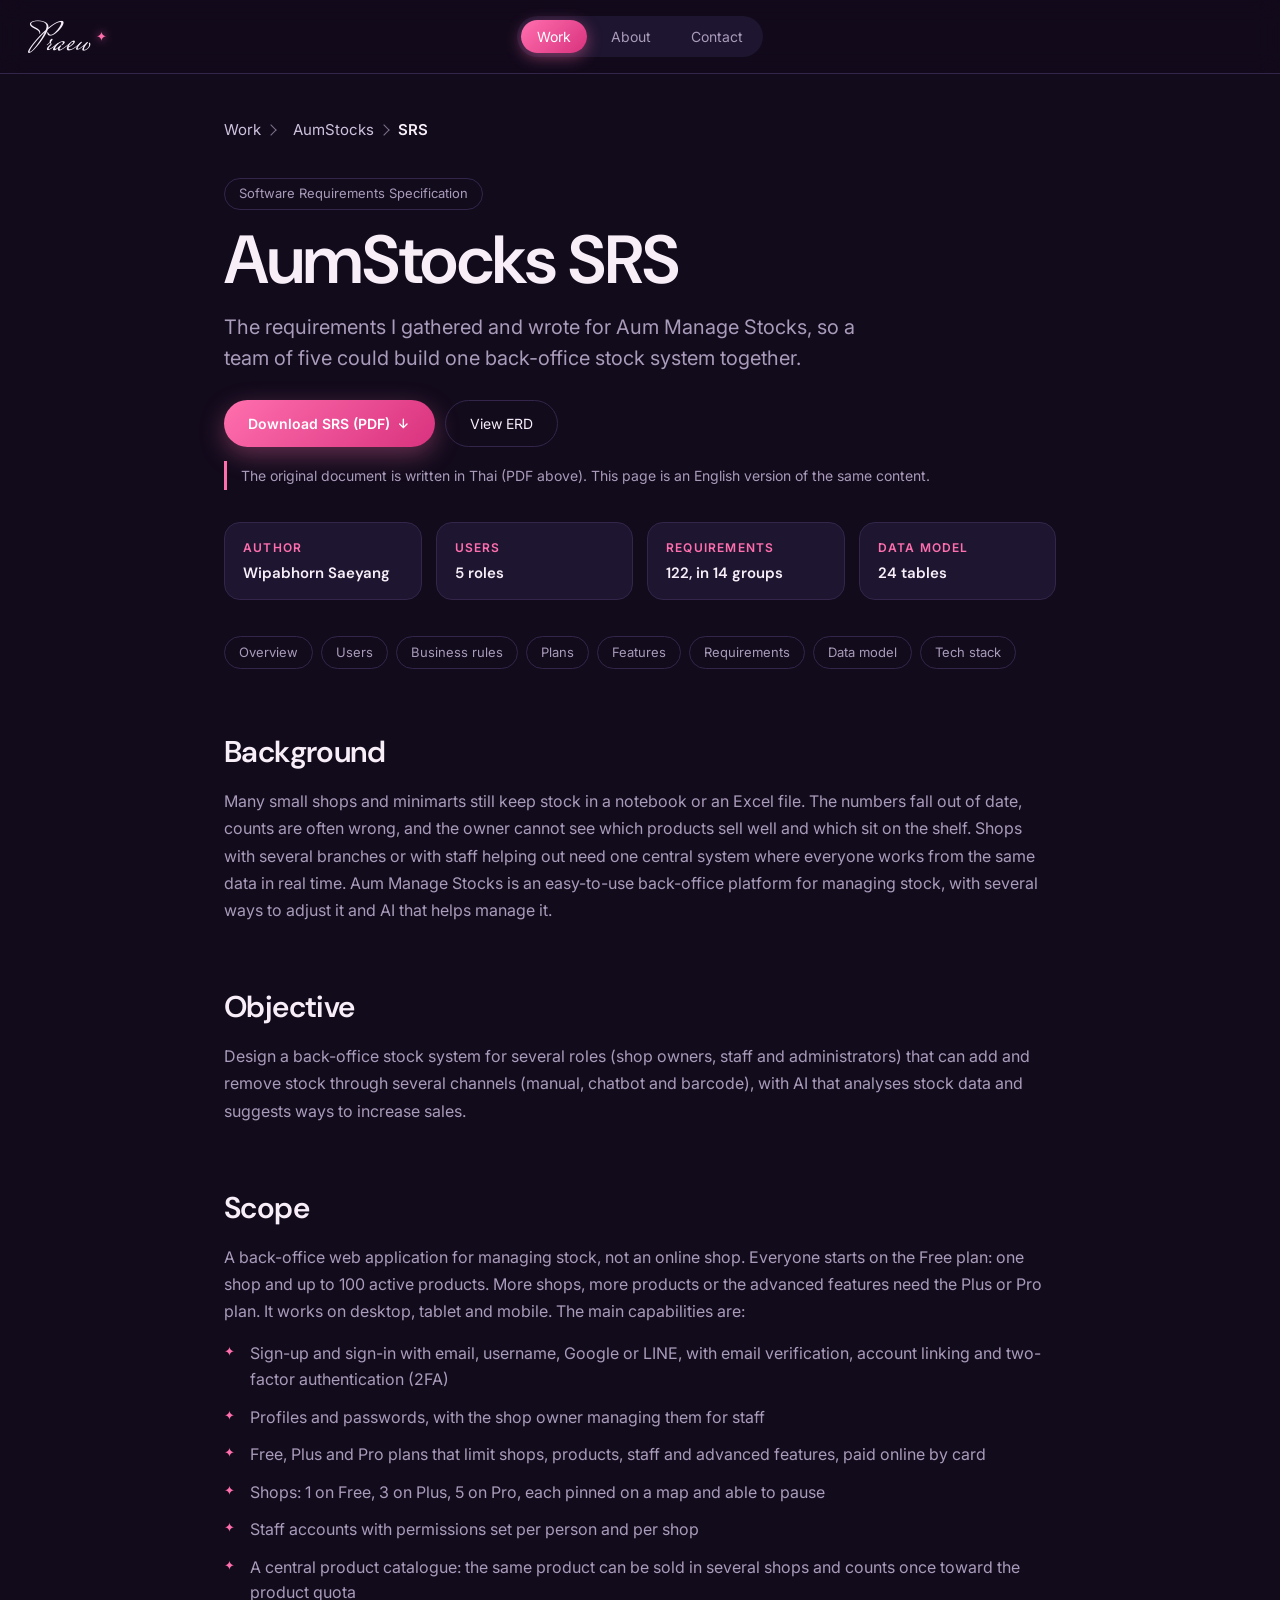
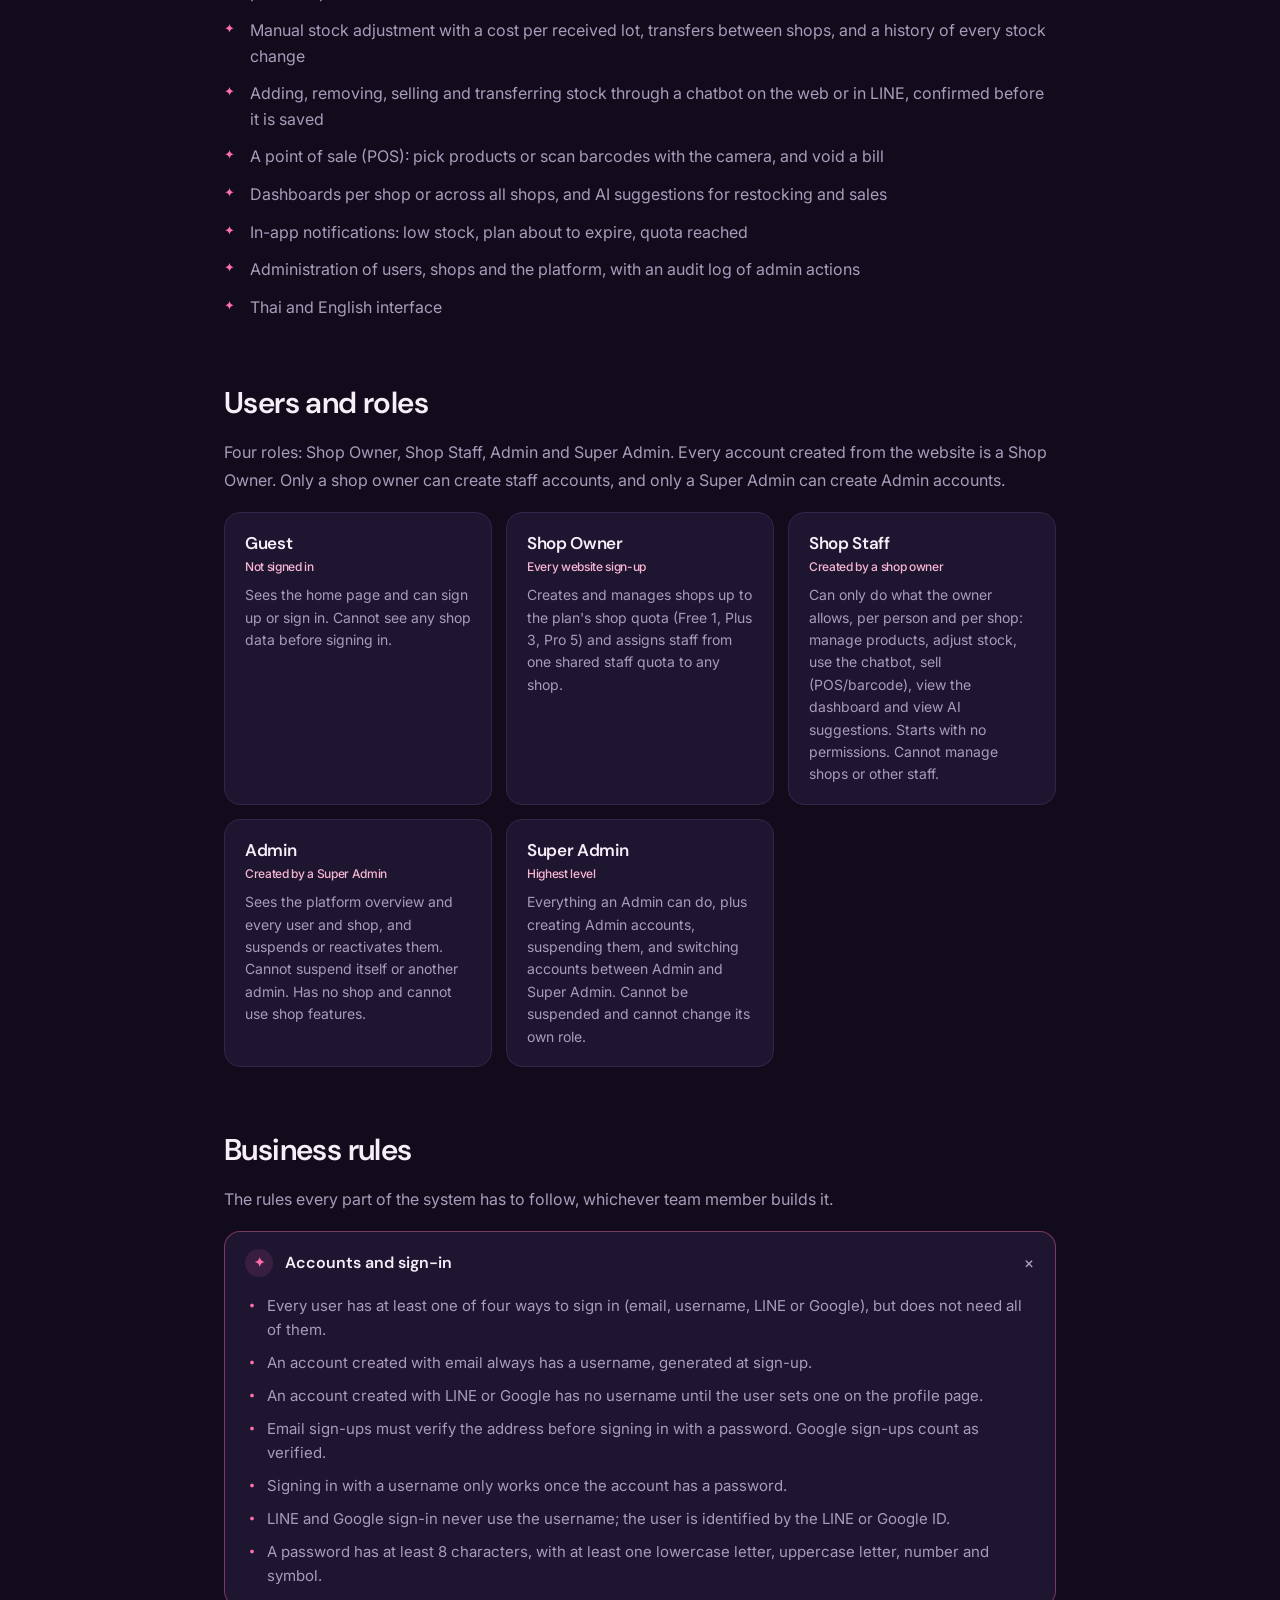
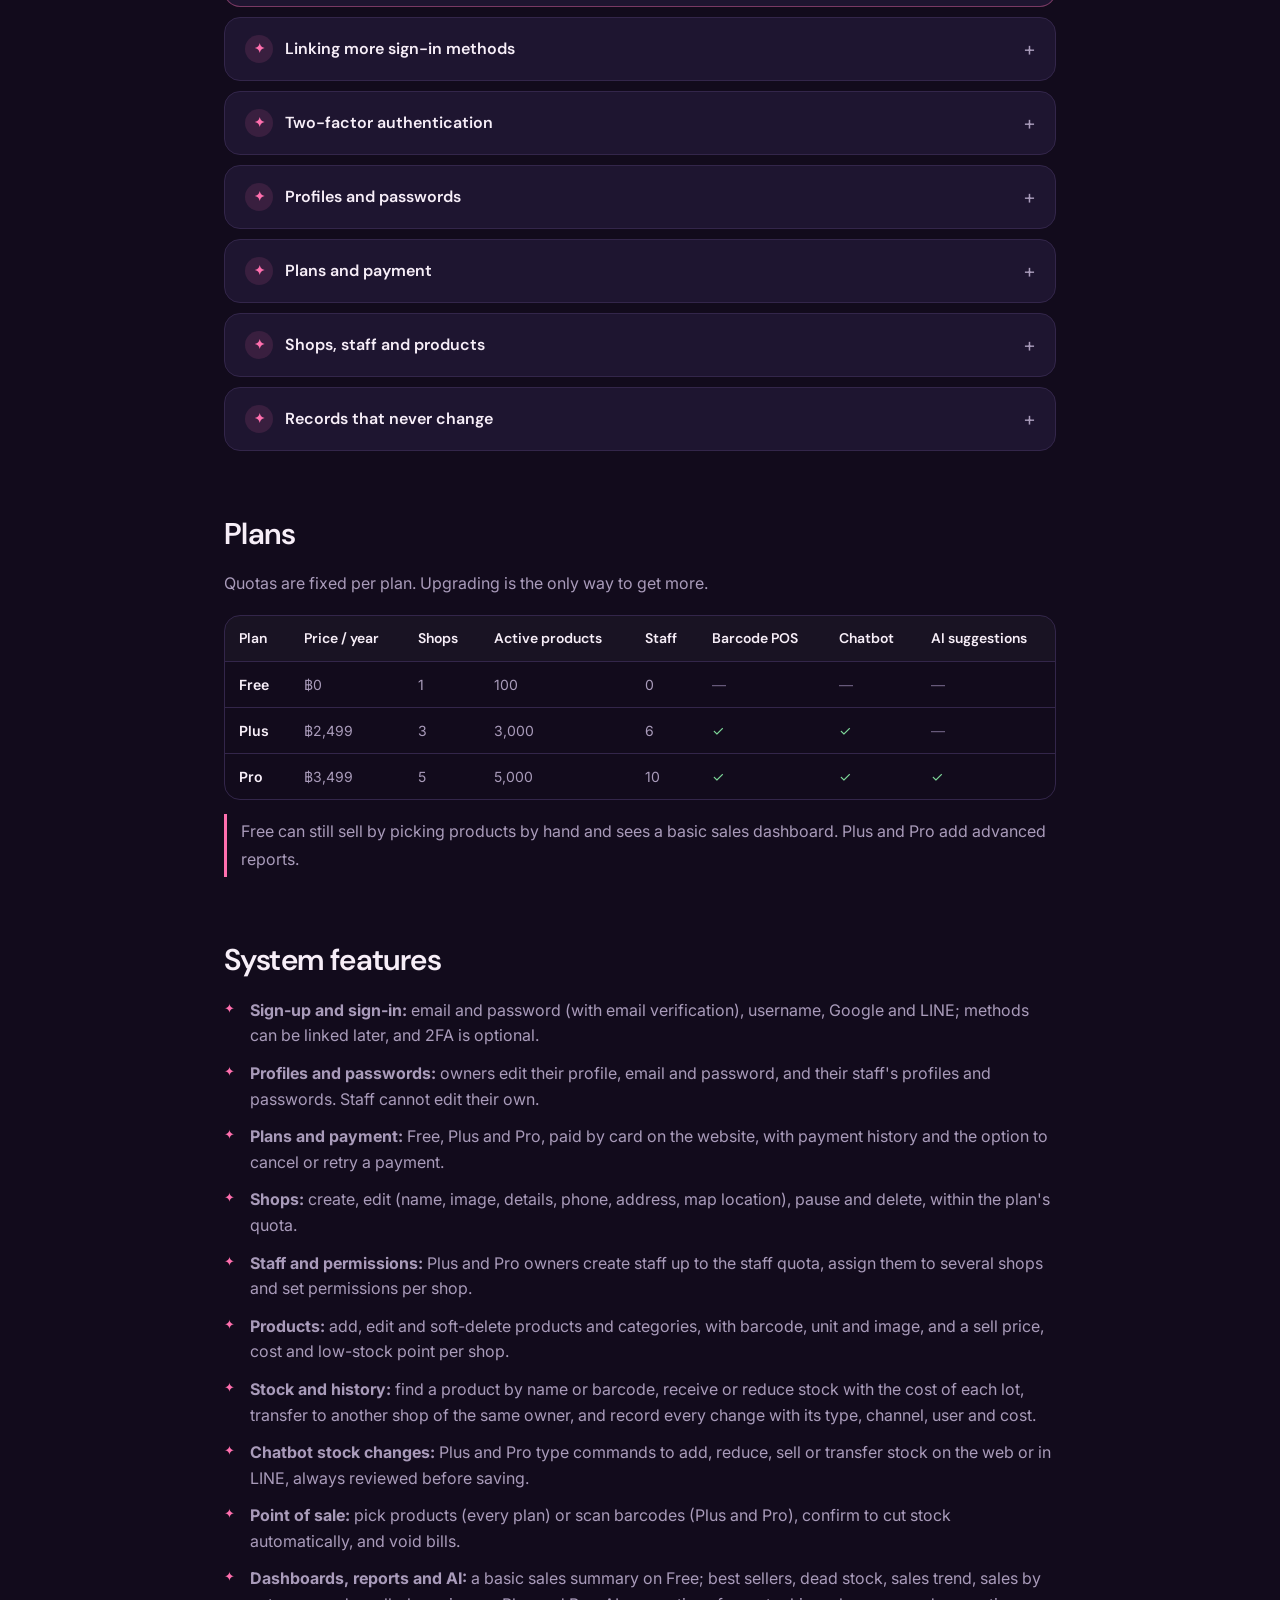
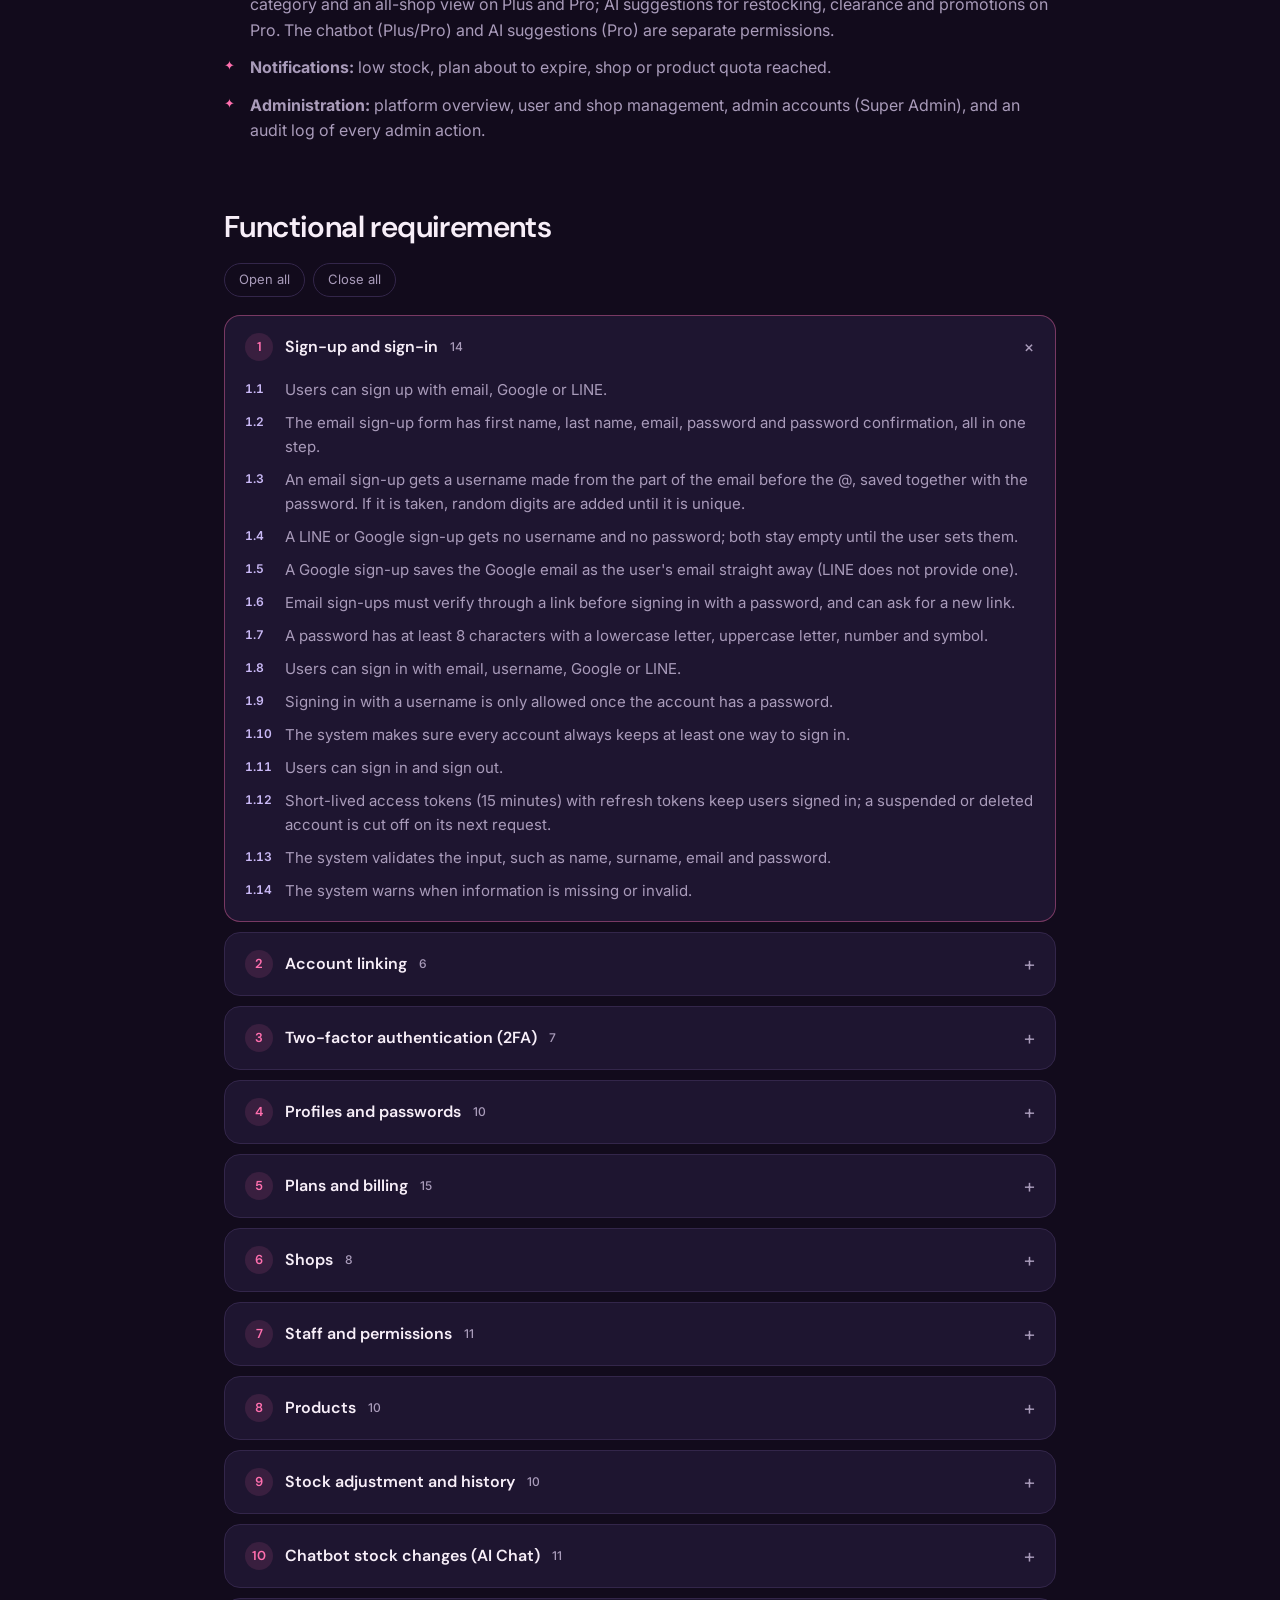
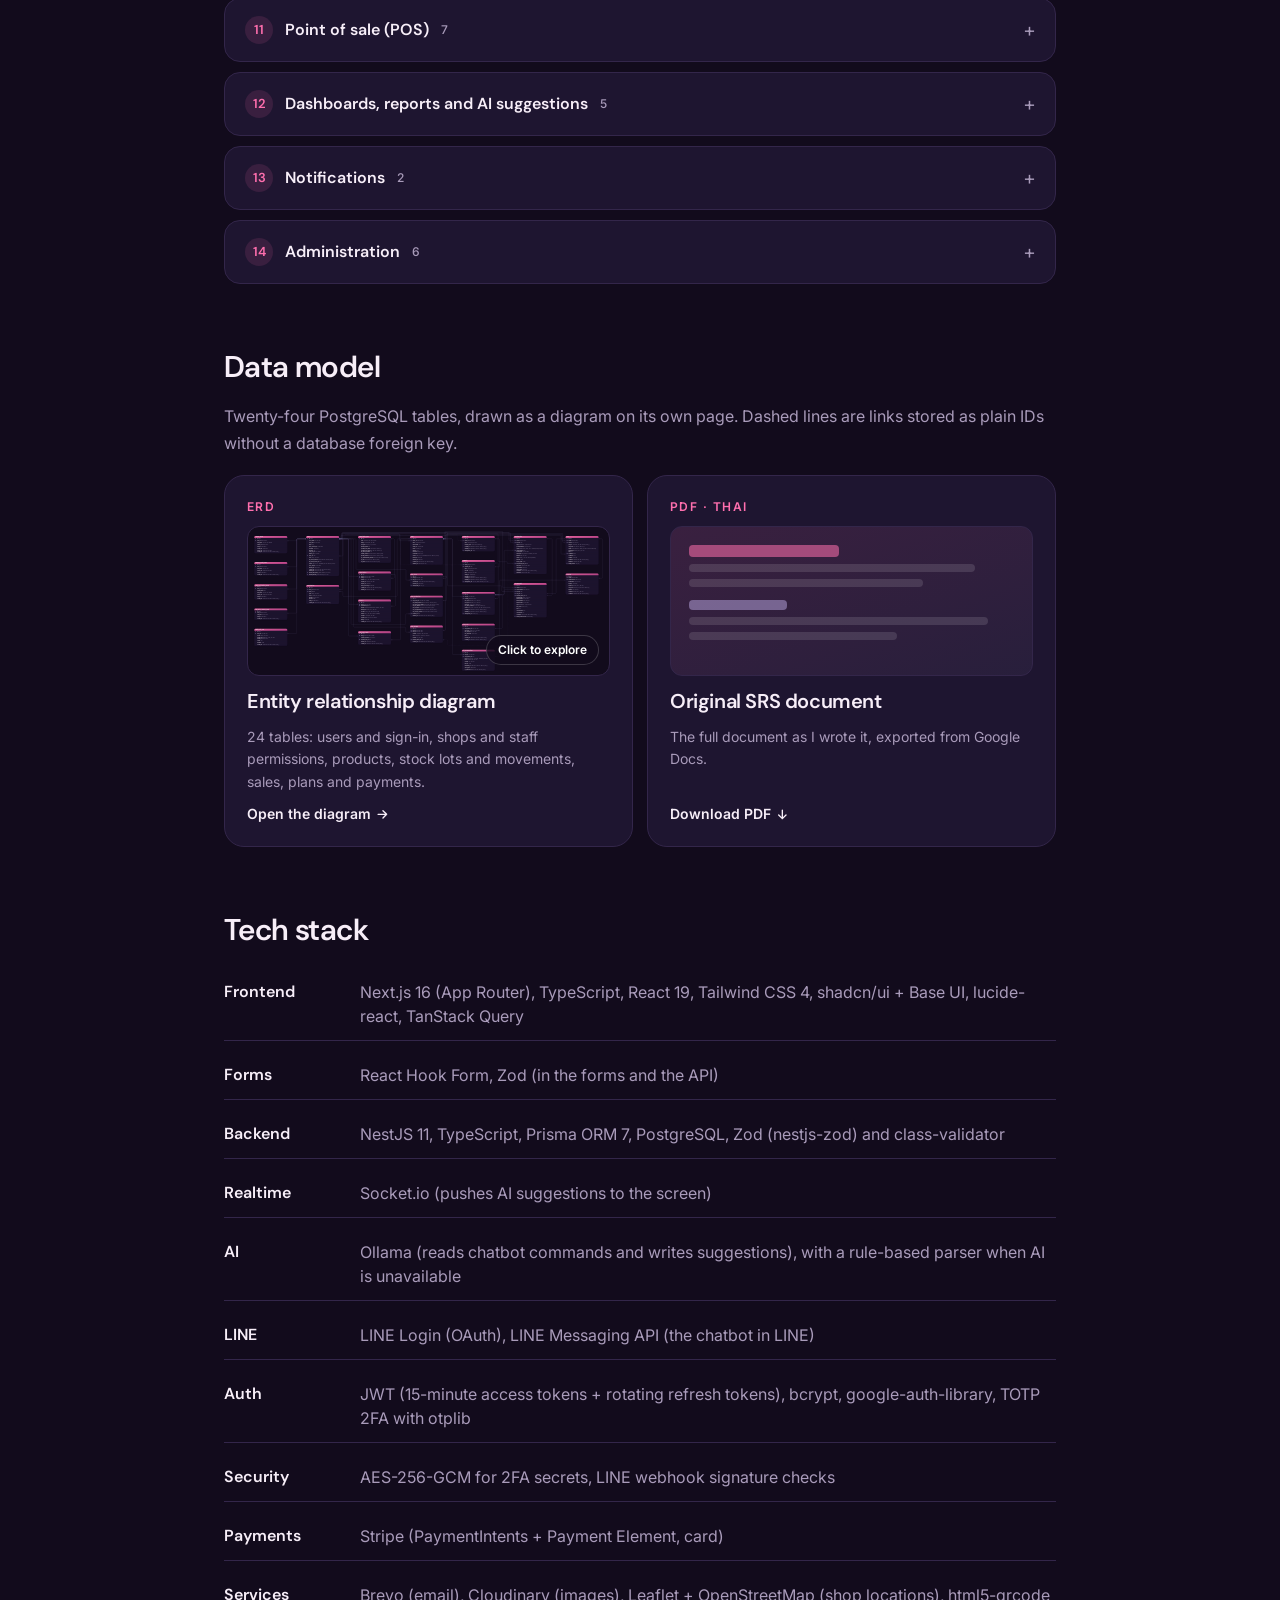
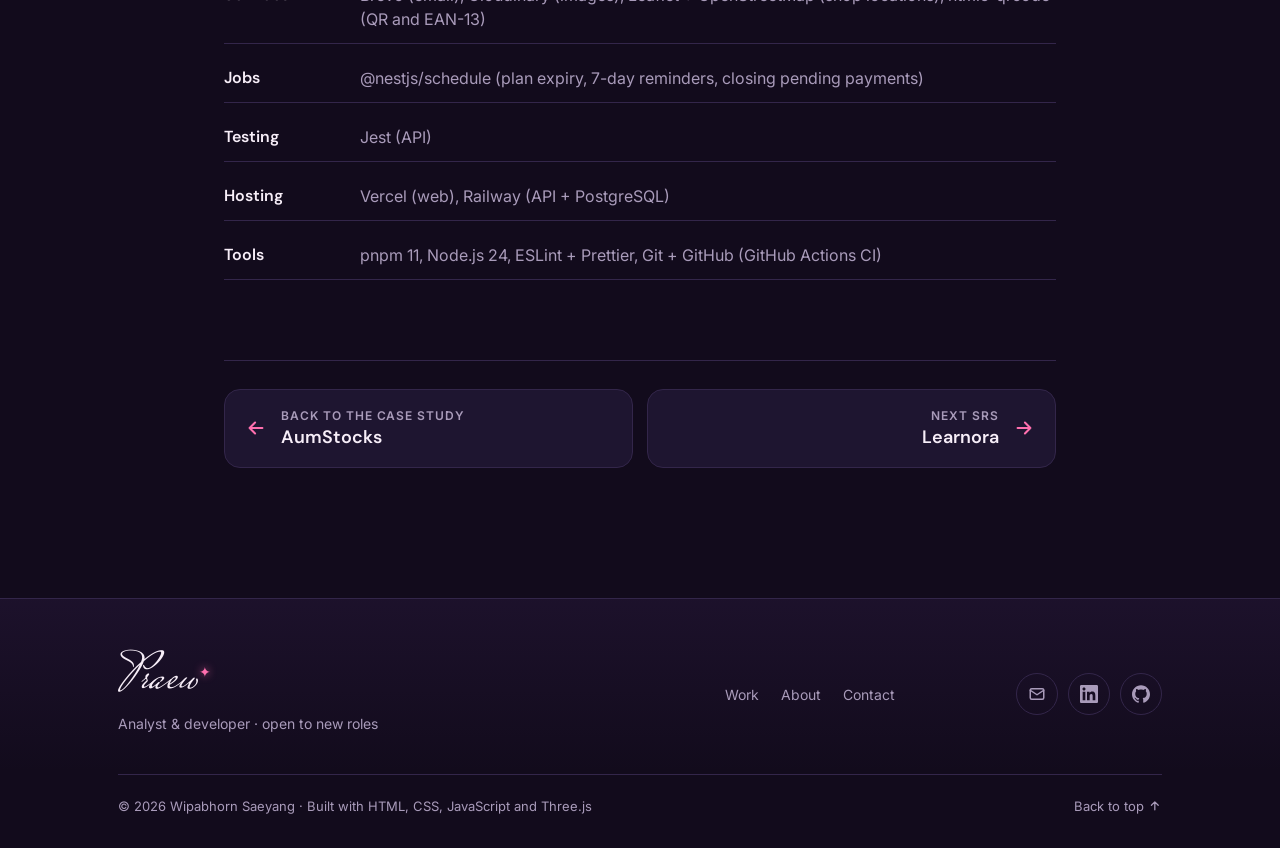
<file: projects/aumstocks-srs.html>
<!doctype html>
<html lang="en">
  <head>
    <meta charset="utf-8" />
    <meta name="viewport" content="width=device-width, initial-scale=1" />
    <title>AumStocks SRS — Wipabhorn Saeyang</title>
    <meta name="description" content="Software Requirements Specification for Aum Manage Stocks, a back-office stock system for retail shops: roles, business rules, plans, functional requirements, data model and tech stack." />
    <link rel="preconnect" href="https://fonts.googleapis.com" />
    <link rel="preconnect" href="https://fonts.gstatic.com" crossorigin />
    <link
      href="https://fonts.googleapis.com/css2?family=DM+Sans:wght@400;500;600;700&family=Inter:wght@400;500;600&family=Mrs+Saint+Delafield&display=swap"
      rel="stylesheet"
    />
    <link rel="stylesheet" href="../styles.css?v=20261102" />
  </head>
  <body class="scrolled">
    <nav>
      <a class="brand" href="../index.html" aria-label="Praew, home">
        <span class="brand-sign">Praew</span>
        <span class="brand-star" aria-hidden="true">&#10022;</span>
      </a>
      <div class="links">
        <a class="active is-current" href="../index.html#work" aria-current="page">Work</a><a href="../index.html#about">About</a
        ><a href="../links.html">Contact</a>
      </div>
    </nav>

    <!-- SRS: an English, web version of the requirements document.
         The original (Thai) is docs/AumStocks-SRS.pdf, exported from Google Docs.
         Requirements are numbered automatically by the CSS (1.1, 1.2 ...). -->
    <main class="cs-page srs-page">
      <div class="crumbs" role="navigation" aria-label="Breadcrumb"><ol><li><a href="../index.html#work">Work</a></li><li><a href="aumstocks.html">AumStocks</a></li><li><span aria-current="page">SRS</span></li></ol></div>

      <header class="cs-head">
        <span class="rc-tag">Software Requirements Specification</span>
        <h1>AumStocks SRS</h1>
        <p class="cs-summary">
          The requirements I gathered and wrote for Aum Manage Stocks, so a team of five could build one back-office stock system together.
        </p>
        <div class="cs-actions">
          <a class="btn-pill" href="../docs/AumStocks-SRS.pdf" target="_blank" rel="noopener">Download SRS (PDF) <svg class="i i-down" width="1em" height="1em" fill="none" stroke="currentColor" stroke-width="2.2" stroke-linecap="round" stroke-linejoin="round" viewBox="0 0 24 24" aria-hidden="true"><path d="M12 5v14M6 13l6 6 6-6"/></svg></a>
          <a class="btn-pill-outline" href="aumstocks-erd.html">View ERD</a>
        </div>
        <p class="srs-note">The original document is written in Thai (PDF above). This page is an English version of the same content.</p>
      </header>

      <div class="cs-facts">
        <div class="cs-fact"><span>Author</span><strong>Wipabhorn Saeyang</strong></div>
        <div class="cs-fact"><span>Users</span><strong>5 roles</strong></div>
        <div class="cs-fact"><span>Requirements</span><strong>122, in 14 groups</strong></div>
        <div class="cs-fact"><span>Data model</span><strong>24 tables</strong></div>
      </div>

      <div class="srs-toc" role="navigation" aria-label="On this page">
        <a href="#overview">Overview</a><a href="#users">Users</a><a href="#rules">Business rules</a><a href="#plans">Plans</a
        ><a href="#features">Features</a><a href="#requirements">Requirements</a><a href="#data">Data model</a><a href="#stack">Tech stack</a>
      </div>

      <section class="cs-section" id="overview">
        <h2>Background</h2>
        <p>
          Many small shops and minimarts still keep stock in a notebook or an Excel file. The numbers fall out of date, counts are often wrong, and the owner cannot see which products sell well and which sit on the shelf. Shops with several branches or with staff helping out need one central system where everyone works from the same data in real time. Aum Manage Stocks is an easy-to-use back-office platform for managing stock, with several ways to adjust it and AI that helps manage it.
        </p>
      </section>

      <section class="cs-section">
        <h2>Objective</h2>
        <p>
          Design a back-office stock system for several roles (shop owners, staff and administrators) that can add and remove stock through several channels (manual, chatbot and barcode), with AI that analyses stock data and suggests ways to increase sales.
        </p>
      </section>

      <section class="cs-section">
        <h2>Scope</h2>
        <p>
          A back-office web application for managing stock, not an online shop. Everyone starts on the Free plan: one shop and up to 100 active products. More shops, more products or the advanced features need the Plus or Pro plan. It works on desktop, tablet and mobile. The main capabilities are:
        </p>
        <ul class="cs-list">
          <li>Sign-up and sign-in with email, username, Google or LINE, with email verification, account linking and two-factor authentication (2FA)</li>
          <li>Profiles and passwords, with the shop owner managing them for staff</li>
          <li>Free, Plus and Pro plans that limit shops, products, staff and advanced features, paid online by card</li>
          <li>Shops: 1 on Free, 3 on Plus, 5 on Pro, each pinned on a map and able to pause</li>
          <li>Staff accounts with permissions set per person and per shop</li>
          <li>A central product catalogue: the same product can be sold in several shops and counts once toward the product quota</li>
          <li>Manual stock adjustment with a cost per received lot, transfers between shops, and a history of every stock change</li>
          <li>Adding, removing, selling and transferring stock through a chatbot on the web or in LINE, confirmed before it is saved</li>
          <li>A point of sale (POS): pick products or scan barcodes with the camera, and void a bill</li>
          <li>Dashboards per shop or across all shops, and AI suggestions for restocking and sales</li>
          <li>In-app notifications: low stock, plan about to expire, quota reached</li>
          <li>Administration of users, shops and the platform, with an audit log of admin actions</li>
          <li>Thai and English interface</li>
        </ul>
      </section>

      <section class="cs-section" id="users">
        <h2>Users and roles</h2>
        <p>
          Four roles: Shop Owner, Shop Staff, Admin and Super Admin. Every account created from the website is a Shop Owner. Only a shop owner can create staff accounts, and only a Super Admin can create Admin accounts.
        </p>
        <div class="srs-roles">
          <div class="srs-role">
            <h3>Guest<small>Not signed in</small></h3>
            <p>Sees the home page and can sign up or sign in. Cannot see any shop data before signing in.</p>
          </div>
          <div class="srs-role">
            <h3>Shop Owner<small>Every website sign-up</small></h3>
            <p>Creates and manages shops up to the plan's shop quota (Free 1, Plus 3, Pro 5) and assigns staff from one shared staff quota to any shop.</p>
          </div>
          <div class="srs-role">
            <h3>Shop Staff<small>Created by a shop owner</small></h3>
            <p>Can only do what the owner allows, per person and per shop: manage products, adjust stock, use the chatbot, sell (POS/barcode), view the dashboard and view AI suggestions. Starts with no permissions. Cannot manage shops or other staff.</p>
          </div>
          <div class="srs-role">
            <h3>Admin<small>Created by a Super Admin</small></h3>
            <p>Sees the platform overview and every user and shop, and suspends or reactivates them. Cannot suspend itself or another admin. Has no shop and cannot use shop features.</p>
          </div>
          <div class="srs-role">
            <h3>Super Admin<small>Highest level</small></h3>
            <p>Everything an Admin can do, plus creating Admin accounts, suspending them, and switching accounts between Admin and Super Admin. Cannot be suspended and cannot change its own role.</p>
          </div>
        </div>
      </section>

      <section class="cs-section" id="rules">
        <h2>Business rules</h2>
        <p>The rules every part of the system has to follow, whichever team member builds it.</p>
        <div class="srs-groups rules">
          <details class="srs-group" open>
            <summary>Accounts and sign-in</summary>
            <ol>
              <li>Every user has at least one of four ways to sign in (email, username, LINE or Google), but does not need all of them.</li>
              <li>An account created with email always has a username, generated at sign-up.</li>
              <li>An account created with LINE or Google has no username until the user sets one on the profile page.</li>
              <li>Email sign-ups must verify the address before signing in with a password. Google sign-ups count as verified.</li>
              <li>Signing in with a username only works once the account has a password.</li>
              <li>LINE and Google sign-in never use the username; the user is identified by the LINE or Google ID.</li>
              <li>A password has at least 8 characters, with at least one lowercase letter, uppercase letter, number and symbol.</li>
            </ol>
          </details>
          <details class="srs-group">
            <summary>Linking more sign-in methods</summary>
            <ol>
              <li>An owner who signed up with LINE can link Google later, and the other way round, without a new account.</li>
              <li>Staff can link their own LINE (for example to use the chatbot in LINE), but only owners can link Google.</li>
              <li>An owner can unlink a staff member's LINE without deleting the account, for example when they leave or lose their phone.</li>
              <li>Linking Google to an account without an email saves the Google email to the account.</li>
              <li>A Google or LINE account already used by another user cannot be linked.</li>
            </ol>
          </details>
          <details class="srs-group">
            <summary>Two-factor authentication</summary>
            <ol>
              <li>Optional TOTP 2FA with an authenticator app, for every role. Nobody is forced to turn it on.</li>
              <li>Once on, the code is needed on every sign-in: email, username, LINE or Google.</li>
              <li>Single-use recovery codes are shown once when 2FA is turned on and never shown or sent again. Losing both the device and the codes means contacting an admin, who turns 2FA off after checking identity outside the system.</li>
            </ol>
          </details>
          <details class="srs-group">
            <summary>Profiles and passwords</summary>
            <ol>
              <li>Only the owner edits profiles (name, surname, username), both their own and their staff's. Staff can only link or unlink their own LINE.</li>
              <li>A new or changed username must be unique.</li>
              <li>An owner with a password can change their email by confirming the current password; the new email applies only after the link sent to it is clicked. Staff cannot change their email.</li>
              <li>Owners change their own password by entering the old one first.</li>
              <li>Owners with no password (LINE or Google only) can set a first one without an old password.</li>
              <li>Owners can always reset or change a staff member's password without knowing the old one.</li>
              <li>Staff can never set or change their own password, even with LINE linked.</li>
            </ol>
          </details>
          <details class="srs-group">
            <summary>Plans and payment</summary>
            <ol>
              <li>All prices are per year.</li>
              <li>Quotas only grow by upgrading the plan. There are no add-ons and no downgrades.</li>
              <li>When a paid plan expires, all of that owner's shops become read-only until renewal. Free never expires.</li>
              <li>Payment history is append-only: it is never edited or deleted.</li>
            </ol>
          </details>
          <details class="srs-group">
            <summary>Shops, staff and products</summary>
            <ol>
              <li>Every shop has exactly one owner and any number of staff.</li>
              <li>Only the owner adds, edits or deletes shops.</li>
              <li>An owner can pause a shop: no stock changes or sales while paused. This is different from an admin suspension, which the owner cannot lift.</li>
              <li>Only the owner creates, edits or deletes staff accounts. A staff account always has a username and a password.</li>
              <li>Staff permissions are set per person and per shop, one by one. There are no default permissions.</li>
              <li>Every staff action must pass both the permission the owner gave and the owner's plan.</li>
              <li>Products, shops and staff assignments are soft-deleted, so sales and stock history are never lost.</li>
              <li>A barcode is unique within one owner's catalogue, but different owners may use the same barcode.</li>
            </ol>
          </details>
          <details class="srs-group">
            <summary>Records that never change</summary>
            <ol>
              <li>Stock history is append-only. A mistake is fixed by adding a new entry, never by editing or deleting an old one.</li>
              <li>A bill keeps the product name, price and cost at the time of sale, so later price changes never alter old bills.</li>
              <li>The admin audit log is append-only.</li>
              <li>Chatbot access follows the sign-in methods linked to the account now, not the one used at sign-up: with LINE linked it works in LINE and on the web, otherwise only on the web.</li>
            </ol>
          </details>
        </div>
      </section>

      <section class="cs-section" id="plans">
        <h2>Plans</h2>
        <p>Quotas are fixed per plan. Upgrading is the only way to get more.</p>
        <div class="srs-table-wrap">
          <table class="srs-table">
            <thead>
              <tr><th>Plan</th><th>Price / year</th><th>Shops</th><th>Active products</th><th>Staff</th><th>Barcode POS</th><th>Chatbot</th><th>AI suggestions</th></tr>
            </thead>
            <tbody>
              <tr><td>Free</td><td>฿0</td><td>1</td><td>100</td><td>0</td><td class="srs-no">&mdash;</td><td class="srs-no">&mdash;</td><td class="srs-no">&mdash;</td></tr>
              <tr><td>Plus</td><td>฿2,499</td><td>3</td><td>3,000</td><td>6</td><td class="srs-yes">&#10003;</td><td class="srs-yes">&#10003;</td><td class="srs-no">&mdash;</td></tr>
              <tr><td>Pro</td><td>฿3,499</td><td>5</td><td>5,000</td><td>10</td><td class="srs-yes">&#10003;</td><td class="srs-yes">&#10003;</td><td class="srs-yes">&#10003;</td></tr>
            </tbody>
          </table>
        </div>
        <p class="srs-note">Free can still sell by picking products by hand and sees a basic sales dashboard. Plus and Pro add advanced reports.</p>
      </section>

      <section class="cs-section" id="features">
        <h2>System features</h2>
        <ul class="cs-list">
          <li><strong>Sign-up and sign-in:</strong> email and password (with email verification), username, Google and LINE; methods can be linked later, and 2FA is optional.</li>
          <li><strong>Profiles and passwords:</strong> owners edit their profile, email and password, and their staff's profiles and passwords. Staff cannot edit their own.</li>
          <li><strong>Plans and payment:</strong> Free, Plus and Pro, paid by card on the website, with payment history and the option to cancel or retry a payment.</li>
          <li><strong>Shops:</strong> create, edit (name, image, details, phone, address, map location), pause and delete, within the plan's quota.</li>
          <li><strong>Staff and permissions:</strong> Plus and Pro owners create staff up to the staff quota, assign them to several shops and set permissions per shop.</li>
          <li><strong>Products:</strong> add, edit and soft-delete products and categories, with barcode, unit and image, and a sell price, cost and low-stock point per shop.</li>
          <li><strong>Stock and history:</strong> find a product by name or barcode, receive or reduce stock with the cost of each lot, transfer to another shop of the same owner, and record every change with its type, channel, user and cost.</li>
          <li><strong>Chatbot stock changes:</strong> Plus and Pro type commands to add, reduce, sell or transfer stock on the web or in LINE, always reviewed before saving.</li>
          <li><strong>Point of sale:</strong> pick products (every plan) or scan barcodes (Plus and Pro), confirm to cut stock automatically, and void bills.</li>
          <li><strong>Dashboards, reports and AI:</strong> a basic sales summary on Free; best sellers, dead stock, sales trend, sales by category and an all-shop view on Plus and Pro; AI suggestions for restocking, clearance and promotions on Pro. The chatbot (Plus/Pro) and AI suggestions (Pro) are separate permissions.</li>
          <li><strong>Notifications:</strong> low stock, plan about to expire, shop or product quota reached.</li>
          <li><strong>Administration:</strong> platform overview, user and shop management, admin accounts (Super Admin), and an audit log of every admin action.</li>
        </ul>
      </section>

      <section class="cs-section" id="requirements">
        <h2>Functional requirements</h2>
        <div class="srs-tools">
          <button type="button" data-srs="open">Open all</button>
          <button type="button" data-srs="close">Close all</button>
        </div>
        <div class="srs-groups">
          <details class="srs-group" open>
            <summary>Sign-up and sign-in <span class="srs-count">14</span></summary>
            <ol>
              <li>Users can sign up with email, Google or LINE.</li>
              <li>The email sign-up form has first name, last name, email, password and password confirmation, all in one step.</li>
              <li>An email sign-up gets a username made from the part of the email before the @, saved together with the password. If it is taken, random digits are added until it is unique.</li>
              <li>A LINE or Google sign-up gets no username and no password; both stay empty until the user sets them.</li>
              <li>A Google sign-up saves the Google email as the user's email straight away (LINE does not provide one).</li>
              <li>Email sign-ups must verify through a link before signing in with a password, and can ask for a new link.</li>
              <li>A password has at least 8 characters with a lowercase letter, uppercase letter, number and symbol.</li>
              <li>Users can sign in with email, username, Google or LINE.</li>
              <li>Signing in with a username is only allowed once the account has a password.</li>
              <li>The system makes sure every account always keeps at least one way to sign in.</li>
              <li>Users can sign in and sign out.</li>
              <li>Short-lived access tokens (15 minutes) with refresh tokens keep users signed in; a suspended or deleted account is cut off on its next request.</li>
              <li>The system validates the input, such as name, surname, email and password.</li>
              <li>The system warns when information is missing or invalid.</li>
            </ol>
          </details>
          <details class="srs-group">
            <summary>Account linking <span class="srs-count">6</span></summary>
            <ol>
              <li>Owners who signed up with LINE can link Google from the profile page, and owners who signed up with Google can link LINE. Only owners can link Google.</li>
              <li>Staff can link their own LINE (to use the chatbot in LINE, if allowed) but not Google. Linking LINE does not let staff change their password.</li>
              <li>Users can unlink Google or LINE as long as at least one sign-in method remains.</li>
              <li>Owners can unlink a staff member's LINE from the staff page without deleting the account; the chatbot in LINE stops working for them until they link again.</li>
              <li>Linking Google to an account without an email saves the Google email automatically.</li>
              <li>Linking a Google or LINE account already used by another user is refused with a message.</li>
            </ol>
          </details>
          <details class="srs-group">
            <summary>Two-factor authentication (2FA) <span class="srs-count">7</span></summary>
            <ol>
              <li>Every user can turn on TOTP 2FA from the profile page by scanning a QR code with an authenticator app.</li>
              <li>A 6-digit code from the app confirms the setup before 2FA is turned on.</li>
              <li>Recovery codes are shown when 2FA is turned on and never shown or sent again.</li>
              <li>With 2FA on, a 6-digit code is needed after every sign-in with email, username, LINE or Google.</li>
              <li>A recovery code can replace the 6-digit code, once per code.</li>
              <li>Users can turn 2FA off from the profile page after confirming with a code or a recovery code.</li>
              <li>A user who loses both the device and the recovery codes contacts an admin, who turns 2FA off after checking identity outside the system.</li>
            </ol>
          </details>
          <details class="srs-group">
            <summary>Profiles and passwords <span class="srs-count">10</span></summary>
            <ol>
              <li>Owners can edit the first name, last name and username of themselves and their staff.</li>
              <li>Staff cannot edit their own profile in any case.</li>
              <li>Owners without a username can set one later from the profile page.</li>
              <li>A new username is checked for uniqueness before it is saved.</li>
              <li>Owners with a password can change their email by confirming the current password; the new, unique email applies after its confirmation link is clicked. Staff cannot change their email.</li>
              <li>Owners can change their password after entering the old one.</li>
              <li>Owners without a password (LINE or Google only) can set a first password without an old one.</li>
              <li>Owners who forget their password can reset it through a link sent to their email (accounts with an email only).</li>
              <li>Owners can change or reset a staff member's password at once, without the old password or an email, entering the new password twice to avoid typos.</li>
              <li>Staff cannot set or change their own password, the owner's, or another staff member's.</li>
            </ol>
          </details>
          <details class="srs-group">
            <summary>Plans and billing <span class="srs-count">15</span></summary>
            <ol>
              <li>New users start on the Free plan automatically: free, never expires, 1 shop and up to 100 active products.</li>
              <li>Free has no staff accounts, barcode scanning, chatbot or advanced reports.</li>
              <li>More shops, more products or advanced features need a paid plan, billed yearly (there is no monthly plan).</li>
              <li>When an owner upgrades from Free, their existing shop counts toward the new plan's quota at once. More shops than the plan allows means upgrading again.</li>
              <li>There are no downgrades and no extra quota for sale.</li>
              <li>Users pay by card on the system's own page. Card details never pass through the system's servers, and the payment status is checked with the payment provider before the plan is granted.</li>
              <li>Upgrading from Plus to Pro while Plus is still active costs only the difference (฿1,000) and keeps the expiry date. Buying from Free or after expiry costs the full price.</li>
              <li>A plan can be renewed from 30 days before it expires; the new expiry is one year after the old one.</li>
              <li>A pending payment lasts 24 hours and is then closed automatically. Meanwhile the user cannot start another one, but can cancel it or retry.</li>
              <li>Users can see their whole payment history.</li>
              <li>Owners see their subscription: current plan, expiry date (paid plans) and shops, products and staff used against the quota.</li>
              <li>Owners get an in-app reminder 7 days before a paid plan expires.</li>
              <li>When a paid plan expires, all the owner's shops become read-only: data can be viewed but nothing can be changed until renewal.</li>
              <li>Free never expires and never becomes read-only.</li>
              <li>After a successful renewal, read-only mode ends and every feature is back at once.</li>
            </ol>
          </details>
          <details class="srs-group">
            <summary>Shops <span class="srs-count">8</span></summary>
            <ol>
              <li>Owners create shops up to the plan's shop quota (1 on Free).</li>
              <li>The remaining shop quota is checked before every new shop; when it is used up, the owner is asked to upgrade.</li>
              <li>Owners can edit a shop's name, image, details, phone, address and map location.</li>
              <li>Owners can pause and reopen a shop; no stock changes or sales while it is paused.</li>
              <li>Owners can delete their own shops (soft delete).</li>
              <li>Only the owner can create, edit, pause and delete shops.</li>
              <li>A shop suspended by an admin cannot be used until an admin reactivates it; the owner cannot lift it.</li>
              <li>Users see every shop they belong to, as owner or as staff.</li>
            </ol>
          </details>
          <details class="srs-group">
            <summary>Staff and permissions <span class="srs-count">11</span></summary>
            <ol>
              <li>Owners on Plus or Pro can create staff accounts: up to 6 on Plus and 10 on Pro.</li>
              <li>The staff form has first name, last name, username, password and password confirmation.</li>
              <li>Owners can edit or delete staff accounts.</li>
              <li>Only the owner can create, edit and delete staff accounts.</li>
              <li>Owners assign staff from one shared quota to any of their shops, in any split, and can remove staff from a shop.</li>
              <li>The staff quota counts active staff accounts per owner: one person in several shops counts once, and the owner does not count.</li>
              <li>Owners set six permissions per staff member and per shop: manage products, adjust stock manually, use the chatbot, sell (POS/barcode), view the dashboard and view AI suggestions.</li>
              <li>A new staff account starts with no permissions.</li>
              <li>Every action is checked against both the staff member's permissions and the owner's plan.</li>
              <li>Owners can change permissions at any time; staff cannot change their own or anyone else's.</li>
              <li>Free owners cannot create staff or set permissions.</li>
            </ol>
          </details>
          <details class="srs-group">
            <summary>Products <span class="srs-count">10</span></summary>
            <ol>
              <li>Owners, and staff with the product permission, can add, edit and delete products.</li>
              <li>Deleting a product is a soft delete: hidden from lists, history kept.</li>
              <li>The catalogue holds the product name, category, barcode, unit and image; each shop holds the sell price, cost, stock quantity, low-stock point and whether it is on sale there.</li>
              <li>A product can be sold in several shops, each with its own price, cost, low-stock point and on/off switch.</li>
              <li>Owners, and staff with the product permission, can create, edit and delete categories. Category names are unique per owner.</li>
              <li>Barcodes are unique within one owner's catalogue.</li>
              <li>Active products: up to 100 on Free, 3,000 on Plus and 5,000 on Pro. Soft-deleted products do not count.</li>
              <li>When the quota is full, new products are blocked with a message suggesting an upgrade.</li>
              <li>The current stock of each product is shown and updates straight after every change.</li>
              <li>Each shop lists its products below their low-stock point.</li>
            </ol>
          </details>
          <details class="srs-group">
            <summary>Stock adjustment and history <span class="srs-count">10</span></summary>
            <ol>
              <li>Users can find a product by name or barcode before changing its stock.</li>
              <li>Users enter the amount to add or remove, with a note.</li>
              <li>Receiving stock can record the cost per unit of that lot; without it, the product's current cost is used. Stock is taken from the oldest lot first (FIFO), and the real cost of what was taken is recorded.</li>
              <li>Users can transfer stock to another shop of the same owner, with stock permission in both shops.</li>
              <li>Recently and frequently adjusted products are shown for quick access.</li>
              <li>Free can only adjust stock by hand: no chatbot and no barcode scanning.</li>
              <li>Every stock change, from any channel, is recorded with the quantity before and after.</li>
              <li>The history shows the type (manual, chatbot, sale, voided sale), channel (web or LINE), user, quantity before and after, and cost per unit.</li>
              <li>Users pick a shop and filter the history by date, product, user or type.</li>
              <li>Stock history cannot be edited or deleted; corrections are new entries.</li>
            </ol>
          </details>
          <details class="srs-group">
            <summary>Chatbot stock changes (AI Chat) <span class="srs-count">11</span></summary>
            <ol>
              <li>The chatbot is for Plus and Pro only.</li>
              <li>Access follows the methods linked now: with LINE linked it works on the web and in LINE, otherwise only on the web.</li>
              <li>Users type a command (for example "เพิ่มโค้ก10", "add 10 Coke"). Four kinds are supported: add stock, reduce stock, sell, and transfer to another shop.</li>
              <li>The system reads the message and shows a summary of what will be saved.</li>
              <li>Users can change the amount before confirming.</li>
              <li>Nothing is saved until the user confirms.</li>
              <li>A command waiting for confirmation lasts 15 minutes (configurable) and is then cancelled automatically.</li>
              <li>If a product name matches several products, the user picks the right one first.</li>
              <li>An owner with several shops using LINE picks the shop first, and the bot remembers it until the command is done.</li>
              <li>If the AI service is down, standard phrasings are still understood by fixed rules.</li>
              <li>The user is told when a command cannot be understood or a product is not found, and given the real reason when a permission or the plan blocks it.</li>
            </ol>
          </details>
          <details class="srs-group">
            <summary>Point of sale (POS) <span class="srs-count">7</span></summary>
            <ol>
              <li>Users with the sell permission can pick products into the cart on every plan.</li>
              <li>Scanning barcodes (QR and EAN-13) with the camera is for Plus and Pro only.</li>
              <li>The items and total are shown before the sale is confirmed.</li>
              <li>Confirming a sale cuts the stock automatically and issues a bill number.</li>
              <li>The user is warned when there is not enough stock.</li>
              <li>A bill keeps the product name, price and cost at the time of sale; later price changes never alter old bills.</li>
              <li>Users can see past bills and void a bill with a reason; the stock is returned automatically.</li>
            </ol>
          </details>
          <details class="srs-group">
            <summary>Dashboards, reports and AI suggestions <span class="srs-count">5</span></summary>
            <ol>
              <li>Free owners see a basic sales dashboard for their one shop. Plus and Pro see the full dashboard per shop or across all shops. Staff see only the shops they are assigned to, with the dashboard permission.</li>
              <li>Plus and Pro see best sellers, slow-moving stock, the sales trend and sales by category (advanced reports).</li>
              <li>Pro users get AI suggestions, such as what to restock, what to clear and which promotions to run, after a plan check.</li>
              <li>Suggestions are created when the user asks for new ones and stored (AI is not called on every page view), pushed at once to everyone viewing that shop, and can be dismissed.</li>
              <li>AI suggestions are Pro only; the chatbot is Plus and Pro. They are separate permissions.</li>
            </ol>
          </details>
          <details class="srs-group">
            <summary>Notifications <span class="srs-count">2</span></summary>
            <ol>
              <li>In-app notifications when a product falls below its low-stock point, a plan expires in 7 days, or the product or shop quota is full.</li>
              <li>Users can see their notifications and mark one or all as read.</li>
            </ol>
          </details>
          <details class="srs-group">
            <summary>Administration <span class="srs-count">6</span></summary>
            <ol>
              <li>Admins see a platform overview: users by role, shops, suspended accounts and shops, products and subscribers per plan.</li>
              <li>Admins can list users (search, filter by role and status) and shops (search, filter by status and owner).</li>
              <li>Admins can suspend or reactivate users and shops, with a reason.</li>
              <li>Admins cannot suspend themselves or other admins, and nobody can suspend a Super Admin.</li>
              <li>Super Admins can create Admin accounts, suspend or reactivate them, and switch accounts between Admin and Super Admin.</li>
              <li>Every admin action is logged (who, what, target, reason, when) and the log cannot be edited or deleted.</li>
            </ol>
          </details>
        </div>
      </section>

      <section class="cs-section" id="data">
        <h2>Data model</h2>
        <p>Twenty-four PostgreSQL tables, drawn as a diagram on its own page. Dashed lines are links stored as plain IDs without a database foreign key.</p>
        <div class="cs-docs">
          <a class="cs-doc" href="aumstocks-erd.html">
            <span class="cs-doc-kicker">ERD</span>
            <div class="cs-doc-thumb"><img src="../images/erd/aumstocks.svg" alt="" loading="lazy" /></div>
            <h3>Entity relationship diagram</h3>
            <p>24 tables: users and sign-in, shops and staff permissions, products, stock lots and movements, sales, plans and payments.</p>
            <span class="cs-doc-go">Open the diagram <svg class="i i-right" width="1em" height="1em" fill="none" stroke="currentColor" stroke-width="2.2" stroke-linecap="round" stroke-linejoin="round" viewBox="0 0 24 24" aria-hidden="true"><path d="M5 12h14M13 6l6 6-6 6"/></svg></span>
          </a>
          <a class="cs-doc" href="../docs/AumStocks-SRS.pdf" target="_blank" rel="noopener">
            <span class="cs-doc-kicker">PDF &middot; Thai</span>
            <div class="cs-doc-pages" aria-hidden="true"><span></span><span></span><span></span><span></span><span></span><span></span></div>
            <h3>Original SRS document</h3>
            <p>The full document as I wrote it, exported from Google Docs.</p>
            <span class="cs-doc-go">Download PDF <svg class="i i-down" width="1em" height="1em" fill="none" stroke="currentColor" stroke-width="2.2" stroke-linecap="round" stroke-linejoin="round" viewBox="0 0 24 24" aria-hidden="true"><path d="M12 5v14M6 13l6 6 6-6"/></svg></span>
          </a>
        </div>
      </section>

      <section class="cs-section" id="stack">
        <h2>Tech stack</h2>
        <dl class="cs-stack">
          <div><dt>Frontend</dt><dd>Next.js 16 (App Router), TypeScript, React 19, Tailwind CSS 4, shadcn/ui + Base UI, lucide-react, TanStack Query</dd></div>
          <div><dt>Forms</dt><dd>React Hook Form, Zod (in the forms and the API)</dd></div>
          <div><dt>Backend</dt><dd>NestJS 11, TypeScript, Prisma ORM 7, PostgreSQL, Zod (nestjs-zod) and class-validator</dd></div>
          <div><dt>Realtime</dt><dd>Socket.io (pushes AI suggestions to the screen)</dd></div>
          <div><dt>AI</dt><dd>Ollama (reads chatbot commands and writes suggestions), with a rule-based parser when AI is unavailable</dd></div>
          <div><dt>LINE</dt><dd>LINE Login (OAuth), LINE Messaging API (the chatbot in LINE)</dd></div>
          <div><dt>Auth</dt><dd>JWT (15-minute access tokens + rotating refresh tokens), bcrypt, google-auth-library, TOTP 2FA with otplib</dd></div>
          <div><dt>Security</dt><dd>AES-256-GCM for 2FA secrets, LINE webhook signature checks</dd></div>
          <div><dt>Payments</dt><dd>Stripe (PaymentIntents + Payment Element, card)</dd></div>
          <div><dt>Services</dt><dd>Brevo (email), Cloudinary (images), Leaflet + OpenStreetMap (shop locations), html5-qrcode (QR and EAN-13)</dd></div>
          <div><dt>Jobs</dt><dd>@nestjs/schedule (plan expiry, 7-day reminders, closing pending payments)</dd></div>
          <div><dt>Testing</dt><dd>Jest (API)</dd></div>
          <div><dt>Hosting</dt><dd>Vercel (web), Railway (API + PostgreSQL)</dd></div>
          <div><dt>Tools</dt><dd>pnpm 11, Node.js 24, ESLint + Prettier, Git + GitHub (GitHub Actions CI)</dd></div>
        </dl>
      </section>

      <div class="cs-pager" role="navigation" aria-label="More pages">
        <a class="cs-pager-link prev" href="aumstocks.html"><svg class="i i-left" width="1em" height="1em" fill="none" stroke="currentColor" stroke-width="2.2" stroke-linecap="round" stroke-linejoin="round" viewBox="0 0 24 24" aria-hidden="true"><path d="M19 12H5M11 6l-6 6 6 6"/></svg><span><small>Back to the case study</small>AumStocks</span></a>
        <a class="cs-pager-link next" href="learnora-srs.html"><span><small>Next SRS</small>Learnora</span><svg class="i i-right" width="1em" height="1em" fill="none" stroke="currentColor" stroke-width="2.2" stroke-linecap="round" stroke-linejoin="round" viewBox="0 0 24 24" aria-hidden="true"><path d="M5 12h14M13 6l6 6-6 6"/></svg></a>
      </div>
    </main>

    <footer class="site-footer">
      <div class="wrap">
        <div class="footer-top">
          <div class="footer-id">
            <a class="footer-brand" href="../index.html" aria-label="Praew, home">
              <span class="brand-sign">Praew</span>
              <span class="brand-star" aria-hidden="true">&#10022;</span>
            </a>
            <p>Analyst &amp; developer &middot; open to new roles</p>
          </div>
          <div class="footer-links">
            <a href="../index.html#work">Work</a>
            <a href="../index.html#about">About</a>
            <a href="../links.html">Contact</a>
          </div>
          <div class="footer-social">
            <a href="mailto:wipabhorn26@gmail.com" aria-label="Email"><svg class="footer-icon" viewBox="0 0 24 24" width="20" height="20" fill="none" stroke="currentColor" stroke-width="2" stroke-linecap="round" stroke-linejoin="round" aria-hidden="true"> <rect x="3" y="5" width="18" height="14" rx="2" /> <path d="M3 7l9 6 9-6" /> </svg></a>
            <a href="https://www.linkedin.com/in/wipabhorn-s/" target="_blank" rel="noopener" aria-label="LinkedIn"><svg class="footer-icon" viewBox="0 0 24 24" width="20" height="20" fill="currentColor" aria-hidden="true"> <path d="M20.447 20.452h-3.554v-5.569c0-1.328-.027-3.037-1.852-3.037-1.853 0-2.136 1.445-2.136 2.939v5.667H9.351V9h3.414v1.561h.046c.477-.9 1.637-1.85 3.37-1.85 3.601 0 4.267 2.37 4.267 5.455v6.286zM5.337 7.433c-1.144 0-2.063-.926-2.063-2.065 0-1.138.92-2.063 2.063-2.063 1.14 0 2.064.925 2.064 2.063 0 1.139-.925 2.065-2.064 2.065zm1.782 13.019H3.555V9h3.564v11.452zM22.225 0H1.771C.792 0 0 .774 0 1.729v20.542C0 23.227.792 24 1.771 24h20.451C23.2 24 24 23.227 24 22.271V1.729C24 .774 23.2 0 22.222 0h.003z" /> </svg></a>
            <a href="https://github.com/wipabhorn-s" target="_blank" rel="noopener" aria-label="GitHub"><svg class="footer-icon" viewBox="0 0 24 24" width="20" height="20" fill="currentColor" aria-hidden="true"> <path d="M12 .297c-6.63 0-12 5.373-12 12 0 5.303 3.438 9.8 8.205 11.385.6.113.82-.258.82-.577 0-.285-.01-1.04-.015-2.04-3.338.724-4.042-1.61-4.042-1.61C4.422 18.07 3.633 17.7 3.633 17.7c-1.087-.744.084-.729.084-.729 1.205.084 1.838 1.236 1.838 1.236 1.07 1.835 2.809 1.305 3.495.998.108-.776.417-1.305.76-1.605-2.665-.3-5.466-1.332-5.466-5.93 0-1.31.465-2.38 1.235-3.22-.135-.303-.54-1.523.105-3.176 0 0 1.005-.322 3.3 1.23.96-.267 1.98-.399 3-.405 1.02.006 2.04.138 3 .405 2.28-1.552 3.285-1.23 3.285-1.23.645 1.653.24 2.873.12 3.176.765.84 1.23 1.91 1.23 3.22 0 4.61-2.805 5.625-5.475 5.92.42.36.81 1.096.81 2.22 0 1.606-.015 2.896-.015 3.286 0 .315.21.69.825.57C20.565 22.092 24 17.592 24 12.297c0-6.627-5.373-12-12-12" /> </svg></a>
          </div>
        </div>
        <div class="footer-bottom">
          <p>&copy; 2026 Wipabhorn Saeyang &middot; Built with HTML, CSS, JavaScript and Three.js</p>
          <a class="footer-up" href="#">Back to top <svg class="i i-up" width="1em" height="1em" fill="none" stroke="currentColor" stroke-width="2.2" stroke-linecap="round" stroke-linejoin="round" viewBox="0 0 24 24" aria-hidden="true"><path d="M12 19V5M6 11l6-6 6 6"/></svg></a>
        </div>
      </div>
    </footer>

    <script>
      // "Open all" / "Close all" for the requirement groups
      document.querySelectorAll('[data-srs]').forEach(function (b) {
        b.addEventListener('click', function () {
          var open = b.dataset.srs === 'open';
          b.closest('.cs-section').querySelectorAll('.srs-group').forEach(function (d) { d.open = open; });
        });
      });
    </script>
  </body>
</html>
</file>
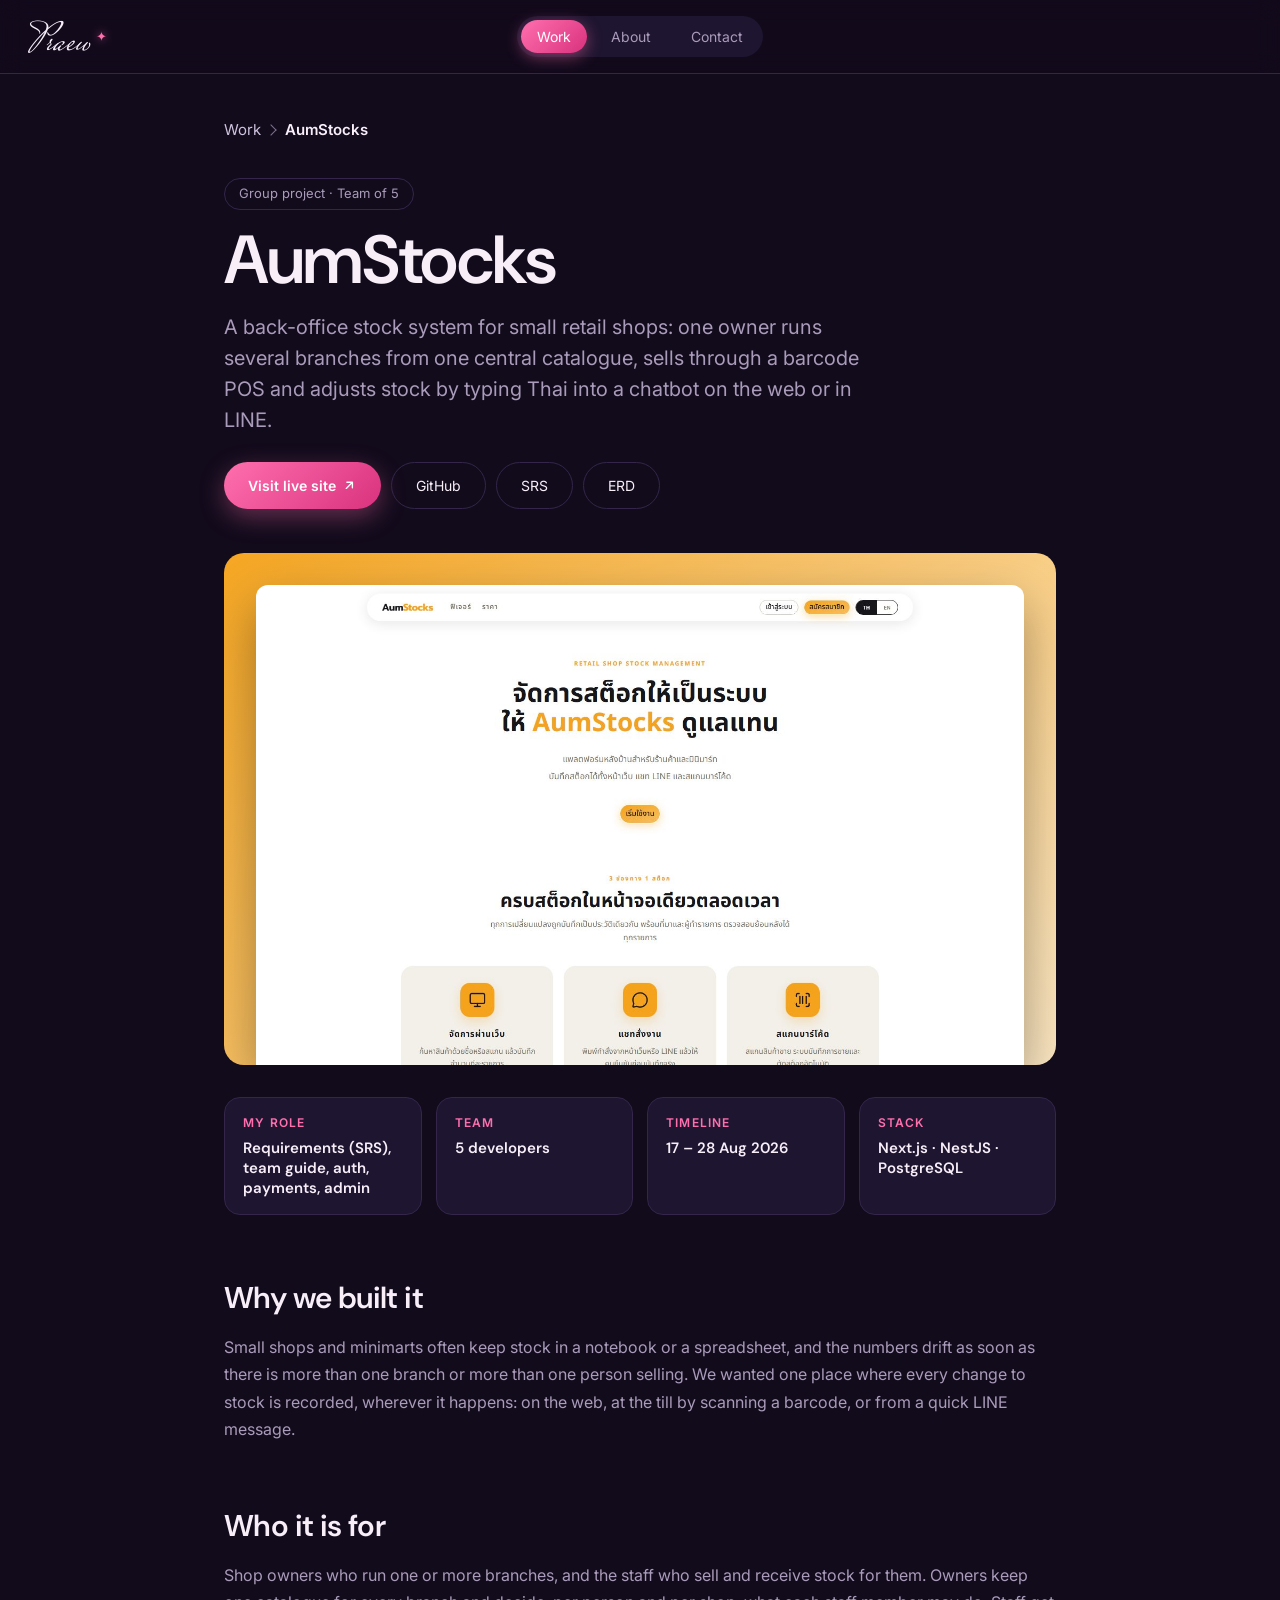
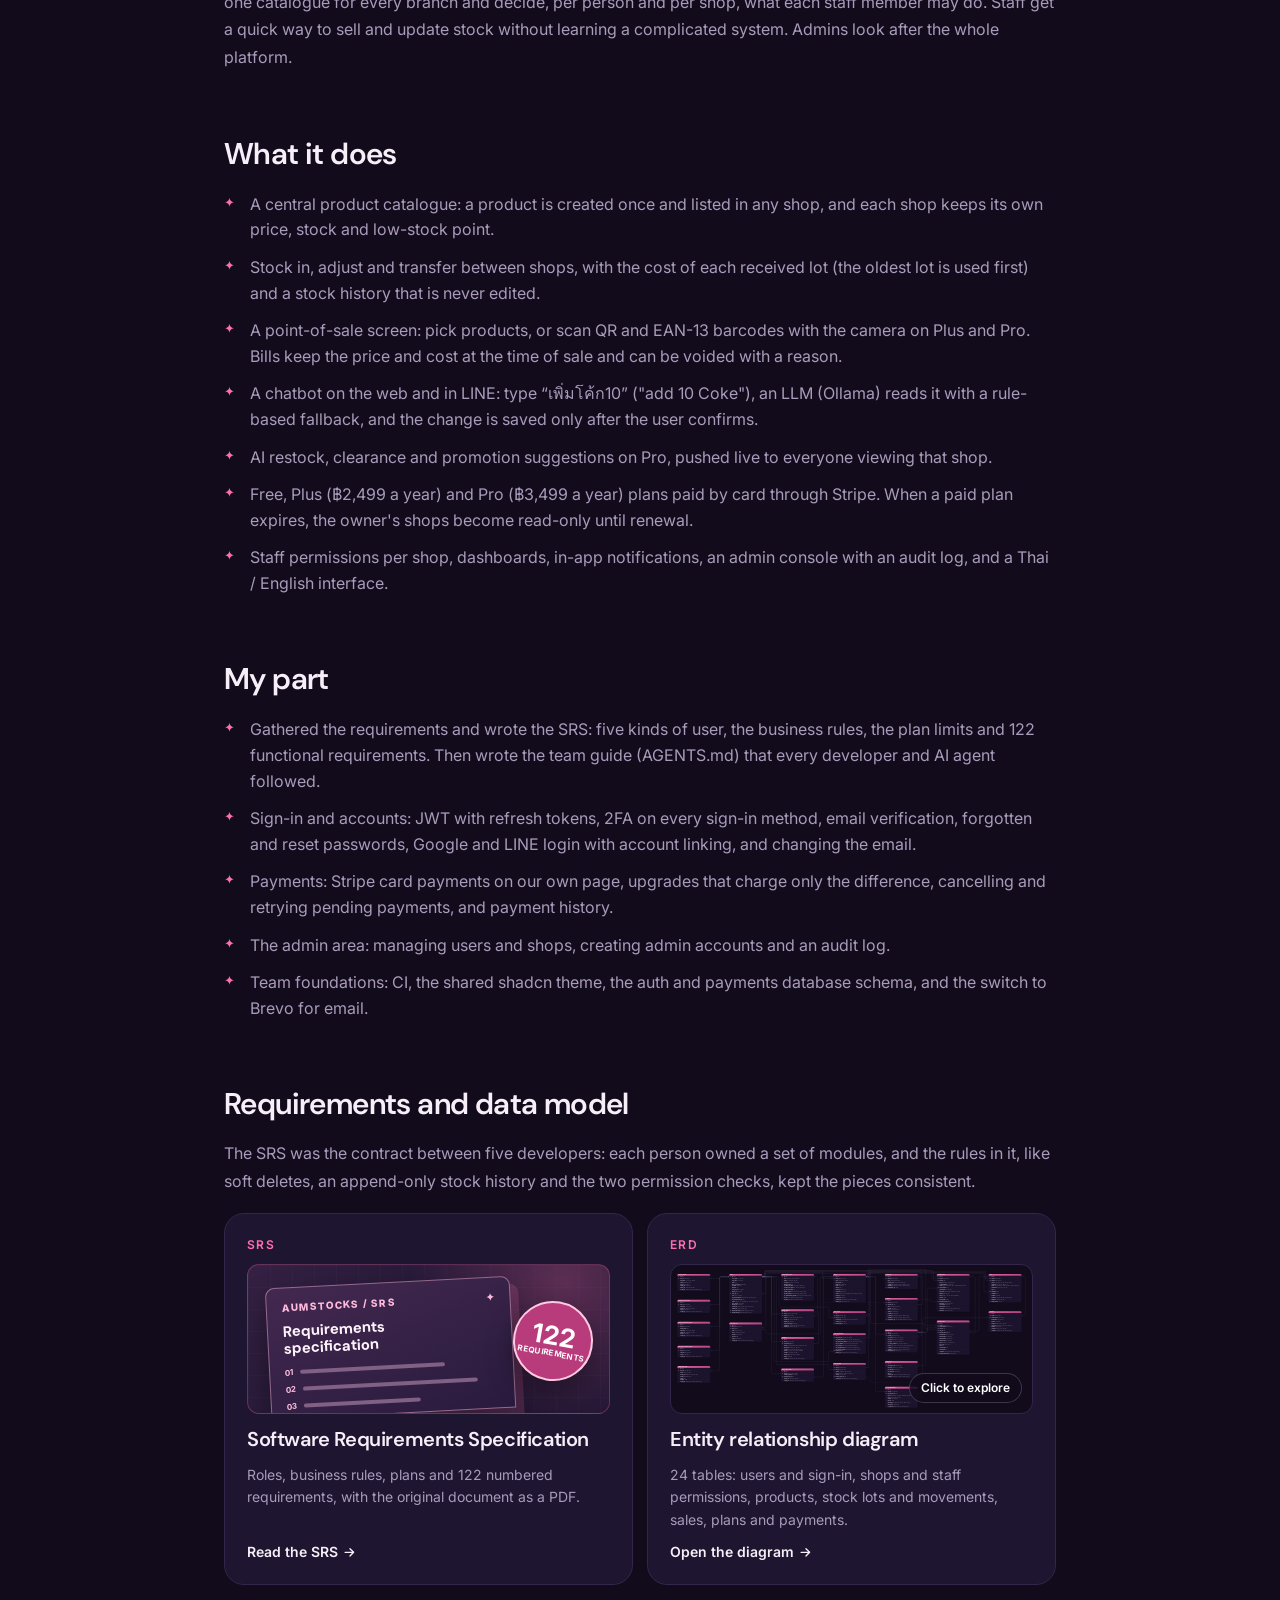
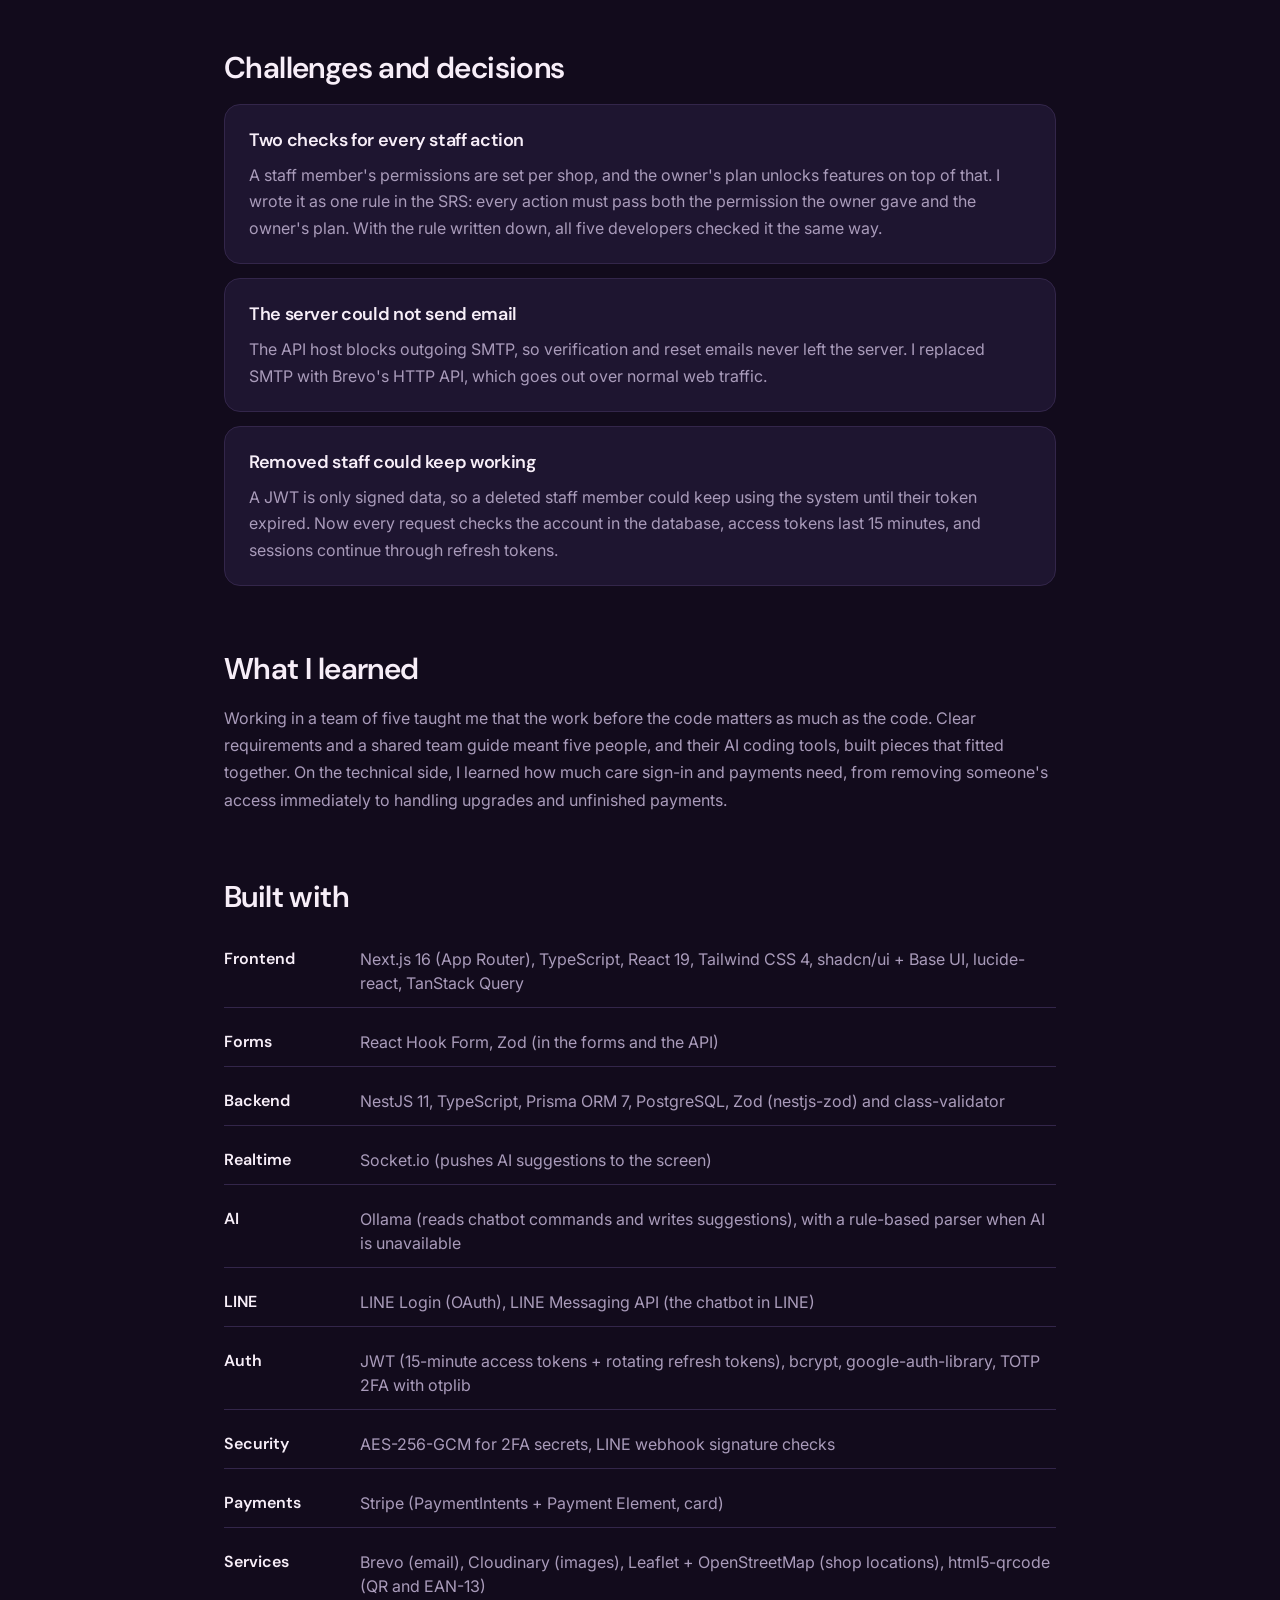
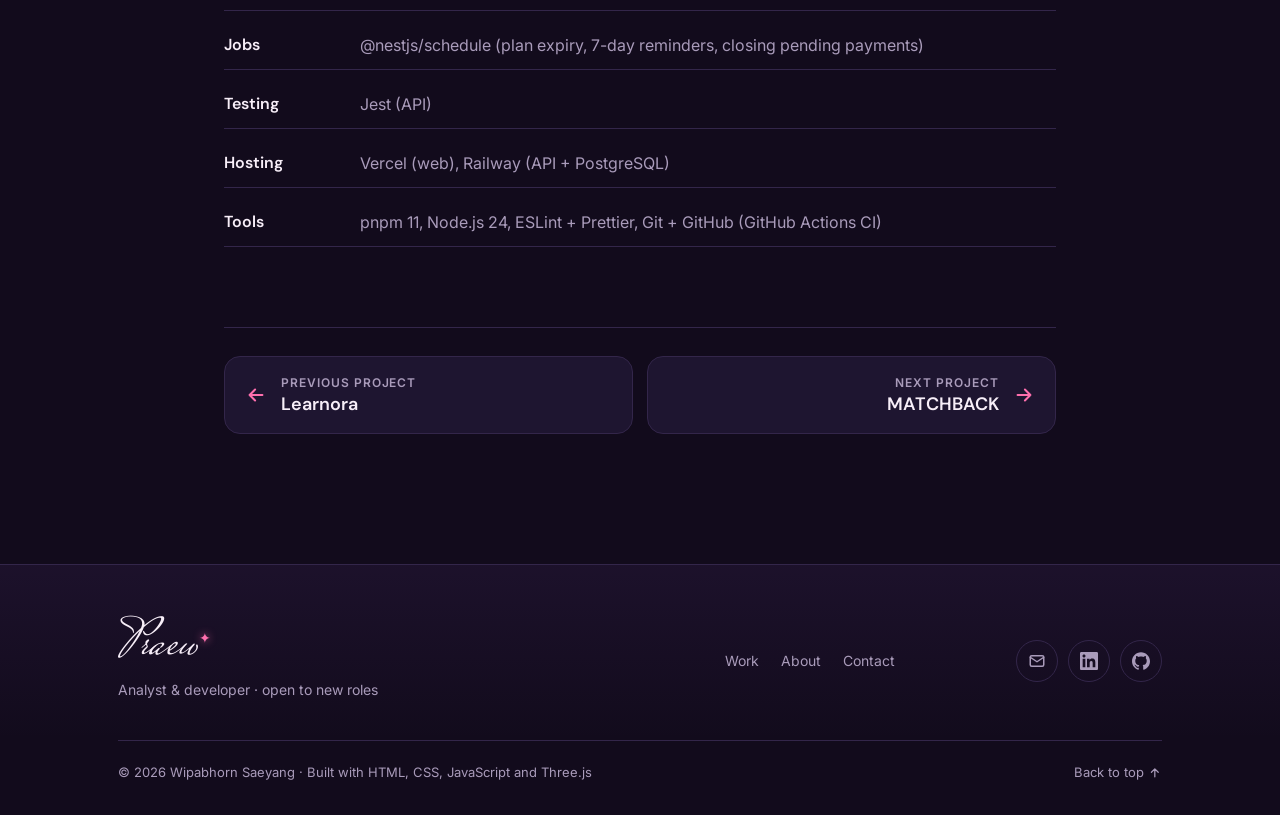
<file: projects/aumstocks.html>
<!doctype html>
<html lang="en">
  <head>
    <meta charset="utf-8" />
    <meta name="viewport" content="width=device-width, initial-scale=1" />
    <title>AumStocks — Wipabhorn Saeyang</title>
    <meta name="description" content="A back-office stock system for retail shops and minimarts, with one central catalogue shared across branches." />
    <link rel="preconnect" href="https://fonts.googleapis.com" />
    <link rel="preconnect" href="https://fonts.gstatic.com" crossorigin />
    <link
      href="https://fonts.googleapis.com/css2?family=DM+Sans:wght@400;500;600;700&family=Inter:wght@400;500;600&family=Mrs+Saint+Delafield&display=swap"
      rel="stylesheet"
    />
    <link rel="stylesheet" href="../styles.css?v=20261102-srs-rose" />
  </head>
  <!-- "scrolled" keeps the nav visible on phones (on the home page main.js adds it) -->
  <body class="scrolled">
    <nav>
      <a class="brand" href="../index.html" aria-label="Praew, home">
        <span class="brand-sign">Praew</span>
        <span class="brand-star" aria-hidden="true">&#10022;</span>
      </a>
      <div class="links">
        <a class="active is-current" href="../index.html#work" aria-current="page">Work</a><a href="../index.html#about">About</a
        ><a href="../links.html">Contact</a>
      </div>
    </nav>

    <!-- CASE STUDY: why, who, what, my part, challenges, lessons, stack.
         A dashed pink box (class="cs-todo") marks text that still needs writing. -->
    <main class="cs-page">
      <div class="crumbs" role="navigation" aria-label="Breadcrumb"><ol><li><a href="../index.html#work">Work</a></li><li><span aria-current="page">AumStocks</span></li></ol></div>

      <header class="cs-head">
        <span class="rc-tag">Group project · Team of 5</span>
        <h1>AumStocks</h1>
        <p class="cs-summary">A back-office stock system for small retail shops: one owner runs several branches from one central catalogue, sells through a barcode POS and adjusts stock by typing Thai into a chatbot on the web or in LINE.</p>
        <div class="cs-actions">
          <a class="btn-pill" href="https://aum-manage-stock.vercel.app/" target="_blank" rel="noopener">Visit live site <svg class="i i-out" width="1em" height="1em" fill="none" stroke="currentColor" stroke-width="2.2" stroke-linecap="round" stroke-linejoin="round" viewBox="0 0 24 24" aria-hidden="true"><path d="M7 17L17 7M8 7h9v9"/></svg></a>
          <a class="btn-pill-outline" href="https://github.com/wipabhorn-s/aum-manage-stocks" target="_blank" rel="noopener">GitHub</a>
          <a class="btn-pill-outline" href="aumstocks-srs.html">SRS</a>
          <a class="btn-pill-outline" href="aumstocks-erd.html">ERD</a>
        </div>
      </header>

      <div class="cs-cover" style="background: linear-gradient(135deg, #F5A623, #FBE6C2)">
        <img src="../images/aum-stocks.jpg" alt="AumStocks home page: retail shop stock management" />
      </div>

      <div class="cs-facts">
          <div class="cs-fact">
            <span>My role</span>
            <strong>Requirements (SRS), team guide, auth, payments, admin</strong>
          </div>
          <div class="cs-fact">
            <span>Team</span>
            <strong>5 developers</strong>
          </div>
          <div class="cs-fact">
            <span>Timeline</span>
            <strong>17 – 28 Aug 2026</strong>
          </div>
          <div class="cs-fact">
            <span>Stack</span>
            <strong>Next.js · NestJS · PostgreSQL</strong>
          </div>
      </div>

      <section class="cs-section">
        <h2>Why we built it</h2>
        <p>
          Small shops and minimarts often keep stock in a notebook or a spreadsheet, and the numbers drift as soon as there is more than one branch or more than one person selling. We wanted one place where every change to stock is recorded, wherever it happens: on the web, at the till by scanning a barcode, or from a quick LINE message.
        </p>
      </section>

      <section class="cs-section">
        <h2>Who it is for</h2>
        <p>
          Shop owners who run one or more branches, and the staff who sell and receive stock for them. Owners keep one catalogue for every branch and decide, per person and per shop, what each staff member may do. Staff get a quick way to sell and update stock without learning a complicated system. Admins look after the whole platform.
        </p>
      </section>

      <section class="cs-section">
        <h2>What it does</h2>
        <ul class="cs-list">
          <li>A central product catalogue: a product is created once and listed in any shop, and each shop keeps its own price, stock and low-stock point.</li>
          <li>Stock in, adjust and transfer between shops, with the cost of each received lot (the oldest lot is used first) and a stock history that is never edited.</li>
          <li>A point-of-sale screen: pick products, or scan QR and EAN-13 barcodes with the camera on Plus and Pro. Bills keep the price and cost at the time of sale and can be voided with a reason.</li>
          <li>A chatbot on the web and in LINE: type <q lang="th">เพิ่มโค้ก10</q> ("add 10 Coke"), an LLM (Ollama) reads it with a rule-based fallback, and the change is saved only after the user confirms.</li>
          <li>AI restock, clearance and promotion suggestions on Pro, pushed live to everyone viewing that shop.</li>
          <li>Free, Plus (&#3647;2,499 a year) and Pro (&#3647;3,499 a year) plans paid by card through Stripe. When a paid plan expires, the owner's shops become read-only until renewal.</li>
          <li>Staff permissions per shop, dashboards, in-app notifications, an admin console with an audit log, and a Thai / English interface.</li>
        </ul>
      </section>

      <section class="cs-section">
        <h2>My part</h2>
        <ul class="cs-list">
          <li>Gathered the requirements and wrote the SRS: five kinds of user, the business rules, the plan limits and 122 functional requirements. Then wrote the team guide (AGENTS.md) that every developer and AI agent followed.</li>
          <li>Sign-in and accounts: JWT with refresh tokens, 2FA on every sign-in method, email verification, forgotten and reset passwords, Google and LINE login with account linking, and changing the email.</li>
          <li>Payments: Stripe card payments on our own page, upgrades that charge only the difference, cancelling and retrying pending payments, and payment history.</li>
          <li>The admin area: managing users and shops, creating admin accounts and an audit log.</li>
          <li>Team foundations: CI, the shared shadcn theme, the auth and payments database schema, and the switch to Brevo for email.</li>
        </ul>
      </section>

      <section class="cs-section">
        <h2>Requirements and data model</h2>
        <p>
          The SRS was the contract between five developers: each person owned a set of modules, and the rules in it, like soft deletes, an append-only stock history and the two permission checks, kept the pieces consistent.
        </p>
        <div class="cs-docs">
          <a class="cs-doc" href="aumstocks-srs.html">
            <span class="cs-doc-kicker">SRS</span>
            <div class="cs-srs-preview" aria-hidden="true">
              <div class="cs-srs-sheet">
                <div class="cs-srs-sheet-head"><span>AUMSTOCKS / SRS</span><span>✦</span></div>
                <span class="cs-srs-sheet-title">Requirements<br>specification</span>
                <div class="cs-srs-lines"><span>01</span><span>02</span><span>03</span></div>
              </div>
              <div class="cs-srs-stamp"><span><strong>122</strong><small>requirements</small></span></div>
            </div>
            <h3>Software Requirements Specification</h3>
            <p>Roles, business rules, plans and 122 numbered requirements, with the original document as a PDF.</p>
            <span class="cs-doc-go">Read the SRS <svg class="i i-right" width="1em" height="1em" fill="none" stroke="currentColor" stroke-width="2.2" stroke-linecap="round" stroke-linejoin="round" viewBox="0 0 24 24" aria-hidden="true"><path d="M5 12h14M13 6l6 6-6 6"/></svg></span>
          </a>
          <a class="cs-doc" href="aumstocks-erd.html">
            <span class="cs-doc-kicker">ERD</span>
            <div class="cs-doc-thumb"><img src="../images/erd/aumstocks.svg" alt="" loading="lazy" /></div>
            <h3>Entity relationship diagram</h3>
            <p>24 tables: users and sign-in, shops and staff permissions, products, stock lots and movements, sales, plans and payments.</p>
            <span class="cs-doc-go">Open the diagram <svg class="i i-right" width="1em" height="1em" fill="none" stroke="currentColor" stroke-width="2.2" stroke-linecap="round" stroke-linejoin="round" viewBox="0 0 24 24" aria-hidden="true"><path d="M5 12h14M13 6l6 6-6 6"/></svg></span>
          </a>
        </div>
      </section>

      <section class="cs-section">
        <h2>Challenges and decisions</h2>
        <div class="cs-challenge">
          <h3>Two checks for every staff action</h3>
          <p>A staff member's permissions are set per shop, and the owner's plan unlocks features on top of that. I wrote it as one rule in the SRS: every action must pass both the permission the owner gave and the owner's plan. With the rule written down, all five developers checked it the same way.</p>
        </div>
        <div class="cs-challenge">
          <h3>The server could not send email</h3>
          <p>The API host blocks outgoing SMTP, so verification and reset emails never left the server. I replaced SMTP with Brevo's HTTP API, which goes out over normal web traffic.</p>
        </div>
        <div class="cs-challenge">
          <h3>Removed staff could keep working</h3>
          <p>A JWT is only signed data, so a deleted staff member could keep using the system until their token expired. Now every request checks the account in the database, access tokens last 15 minutes, and sessions continue through refresh tokens.</p>
        </div>
      </section>

      <section class="cs-section">
        <h2>What I learned</h2>
        <p>
          Working in a team of five taught me that the work before the code matters as much as the code. Clear requirements and a shared team guide meant five people, and their AI coding tools, built pieces that fitted together. On the technical side, I learned how much care sign-in and payments need, from removing someone's access immediately to handling upgrades and unfinished payments.
        </p>
      </section>

      <section class="cs-section">
        <h2>Built with</h2>
        <dl class="cs-stack">
          <div><dt>Frontend</dt><dd>Next.js 16 (App Router), TypeScript, React 19, Tailwind CSS 4, shadcn/ui + Base UI, lucide-react, TanStack Query</dd></div>
          <div><dt>Forms</dt><dd>React Hook Form, Zod (in the forms and the API)</dd></div>
          <div><dt>Backend</dt><dd>NestJS 11, TypeScript, Prisma ORM 7, PostgreSQL, Zod (nestjs-zod) and class-validator</dd></div>
          <div><dt>Realtime</dt><dd>Socket.io (pushes AI suggestions to the screen)</dd></div>
          <div><dt>AI</dt><dd>Ollama (reads chatbot commands and writes suggestions), with a rule-based parser when AI is unavailable</dd></div>
          <div><dt>LINE</dt><dd>LINE Login (OAuth), LINE Messaging API (the chatbot in LINE)</dd></div>
          <div><dt>Auth</dt><dd>JWT (15-minute access tokens + rotating refresh tokens), bcrypt, google-auth-library, TOTP 2FA with otplib</dd></div>
          <div><dt>Security</dt><dd>AES-256-GCM for 2FA secrets, LINE webhook signature checks</dd></div>
          <div><dt>Payments</dt><dd>Stripe (PaymentIntents + Payment Element, card)</dd></div>
          <div><dt>Services</dt><dd>Brevo (email), Cloudinary (images), Leaflet + OpenStreetMap (shop locations), html5-qrcode (QR and EAN-13)</dd></div>
          <div><dt>Jobs</dt><dd>@nestjs/schedule (plan expiry, 7-day reminders, closing pending payments)</dd></div>
          <div><dt>Testing</dt><dd>Jest (API)</dd></div>
          <div><dt>Hosting</dt><dd>Vercel (web), Railway (API + PostgreSQL)</dd></div>
          <div><dt>Tools</dt><dd>pnpm 11, Node.js 24, ESLint + Prettier, Git + GitHub (GitHub Actions CI)</dd></div>
        </dl>
      </section>

      <div class="cs-pager" role="navigation" aria-label="More pages">
        <a class="cs-pager-link prev" href="learnora.html"><svg class="i i-left" width="1em" height="1em" fill="none" stroke="currentColor" stroke-width="2.2" stroke-linecap="round" stroke-linejoin="round" viewBox="0 0 24 24" aria-hidden="true"><path d="M19 12H5M11 6l-6 6 6 6"/></svg><span><small>Previous project</small>Learnora</span></a>
        <a class="cs-pager-link next" href="matchback.html"><span><small>Next project</small>MATCHBACK</span><svg class="i i-right" width="1em" height="1em" fill="none" stroke="currentColor" stroke-width="2.2" stroke-linecap="round" stroke-linejoin="round" viewBox="0 0 24 24" aria-hidden="true"><path d="M5 12h14M13 6l6 6-6 6"/></svg></a>
      </div>
    </main>

    <footer class="site-footer">
      <div class="wrap">
        <div class="footer-top">
          <div class="footer-id">
            <a class="footer-brand" href="../index.html" aria-label="Praew, home">
              <span class="brand-sign">Praew</span>
              <span class="brand-star" aria-hidden="true">&#10022;</span>
            </a>
            <p>Analyst &amp; developer &middot; open to new roles</p>
          </div>
          <div class="footer-links">
            <a href="../index.html#work">Work</a>
            <a href="../index.html#about">About</a>
            <a href="../links.html">Contact</a>
          </div>
          <div class="footer-social">
            <a href="mailto:wipabhorn26@gmail.com" aria-label="Email"><svg class="footer-icon" viewBox="0 0 24 24" width="20" height="20" fill="none" stroke="currentColor" stroke-width="2" stroke-linecap="round" stroke-linejoin="round" aria-hidden="true"> <rect x="3" y="5" width="18" height="14" rx="2" /> <path d="M3 7l9 6 9-6" /> </svg></a>
            <a href="https://www.linkedin.com/in/wipabhorn-s/" target="_blank" rel="noopener" aria-label="LinkedIn"><svg class="footer-icon" viewBox="0 0 24 24" width="20" height="20" fill="currentColor" aria-hidden="true"> <path d="M20.447 20.452h-3.554v-5.569c0-1.328-.027-3.037-1.852-3.037-1.853 0-2.136 1.445-2.136 2.939v5.667H9.351V9h3.414v1.561h.046c.477-.9 1.637-1.85 3.37-1.85 3.601 0 4.267 2.37 4.267 5.455v6.286zM5.337 7.433c-1.144 0-2.063-.926-2.063-2.065 0-1.138.92-2.063 2.063-2.063 1.14 0 2.064.925 2.064 2.063 0 1.139-.925 2.065-2.064 2.065zm1.782 13.019H3.555V9h3.564v11.452zM22.225 0H1.771C.792 0 0 .774 0 1.729v20.542C0 23.227.792 24 1.771 24h20.451C23.2 24 24 23.227 24 22.271V1.729C24 .774 23.2 0 22.222 0h.003z" /> </svg></a>
            <a href="https://github.com/wipabhorn-s" target="_blank" rel="noopener" aria-label="GitHub"><svg class="footer-icon" viewBox="0 0 24 24" width="20" height="20" fill="currentColor" aria-hidden="true"> <path d="M12 .297c-6.63 0-12 5.373-12 12 0 5.303 3.438 9.8 8.205 11.385.6.113.82-.258.82-.577 0-.285-.01-1.04-.015-2.04-3.338.724-4.042-1.61-4.042-1.61C4.422 18.07 3.633 17.7 3.633 17.7c-1.087-.744.084-.729.084-.729 1.205.084 1.838 1.236 1.838 1.236 1.07 1.835 2.809 1.305 3.495.998.108-.776.417-1.305.76-1.605-2.665-.3-5.466-1.332-5.466-5.93 0-1.31.465-2.38 1.235-3.22-.135-.303-.54-1.523.105-3.176 0 0 1.005-.322 3.3 1.23.96-.267 1.98-.399 3-.405 1.02.006 2.04.138 3 .405 2.28-1.552 3.285-1.23 3.285-1.23.645 1.653.24 2.873.12 3.176.765.84 1.23 1.91 1.23 3.22 0 4.61-2.805 5.625-5.475 5.92.42.36.81 1.096.81 2.22 0 1.606-.015 2.896-.015 3.286 0 .315.21.69.825.57C20.565 22.092 24 17.592 24 12.297c0-6.627-5.373-12-12-12" /> </svg></a>
          </div>
        </div>
        <div class="footer-bottom">
          <p>&copy; 2026 Wipabhorn Saeyang &middot; Built with HTML, CSS, JavaScript and Three.js</p>
          <a class="footer-up" href="#">Back to top <svg class="i i-up" width="1em" height="1em" fill="none" stroke="currentColor" stroke-width="2.2" stroke-linecap="round" stroke-linejoin="round" viewBox="0 0 24 24" aria-hidden="true"><path d="M12 19V5M6 11l6-6 6 6"/></svg></a>
        </div>
      </div>
    </footer>
  </body>
</html>
</file>
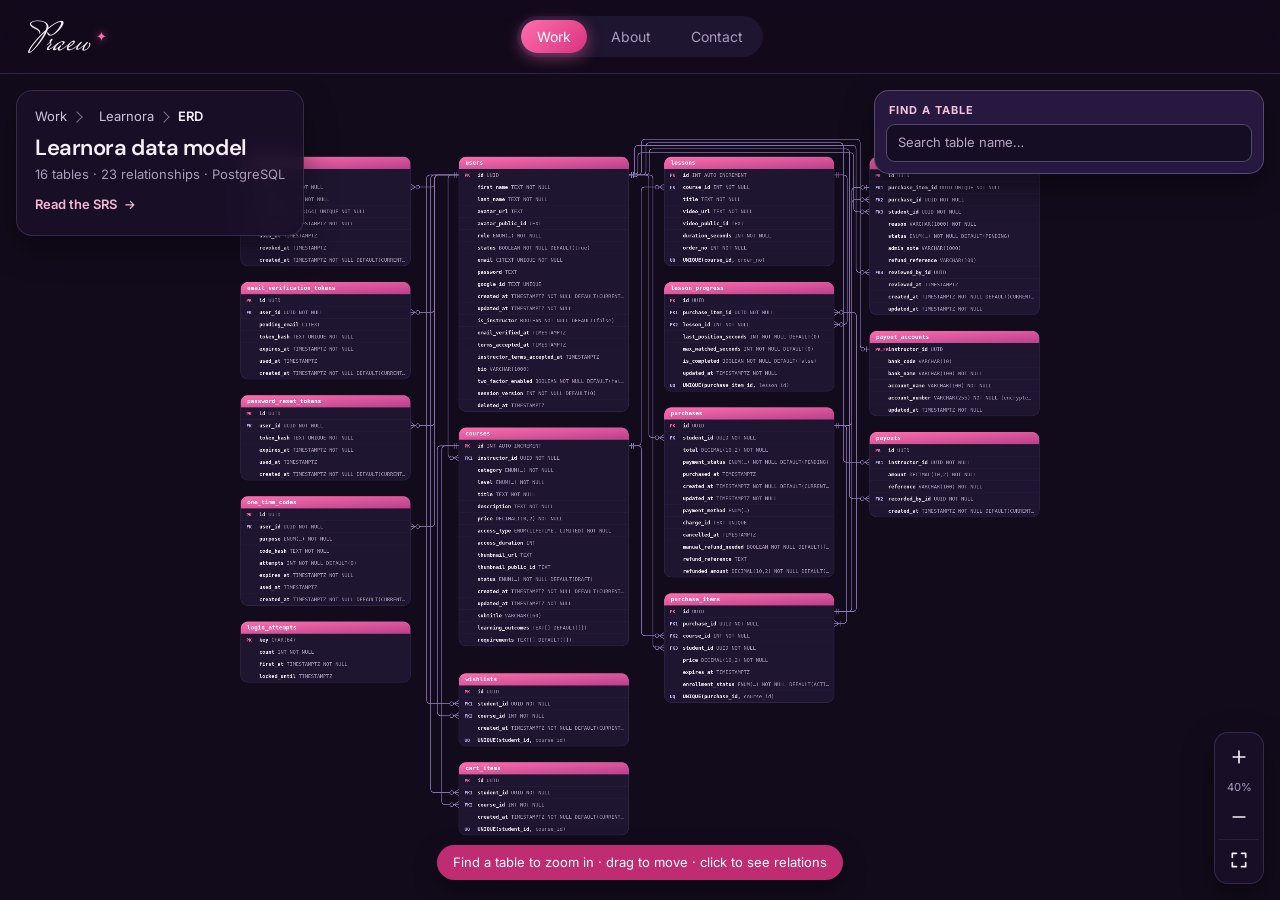
<file: projects/learnora-erd.html>
<!doctype html>
<html lang="en">
  <head>
    <meta charset="utf-8" />
    <meta name="viewport" content="width=device-width, initial-scale=1" />
    <title>Learnora ERD — Wipabhorn Saeyang</title>
    <meta name="description" content="Entity relationship diagram for Learnora: 16 tables and how they relate." />
    <link rel="preconnect" href="https://fonts.googleapis.com" />
    <link rel="preconnect" href="https://fonts.gstatic.com" crossorigin />
    <link
      href="https://fonts.googleapis.com/css2?family=DM+Sans:wght@400;500;600;700&family=Inter:wght@400;500;600&family=Mrs+Saint+Delafield&display=swap"
      rel="stylesheet"
    />
    <link rel="stylesheet" href="../styles.css?v=20261102-erd-original-pink-v2" />
  </head>
  <!-- ERD PAGE: works like a metro map. The diagram fills the screen under the
       nav; the title card, search, zoom buttons and legend float on top.
       The diagram is images/erd/learnora.svg, made from the draw.io file with
       tools/erd_to_svg.py. erd-viewer.js does the rest. -->
  <body class="scrolled erd-body">
    <nav>
      <a class="brand" href="../index.html" aria-label="Praew, home">
        <span class="brand-sign">Praew</span>
        <span class="brand-star" aria-hidden="true">&#10022;</span>
      </a>
      <div class="links">
        <a class="active is-current" href="../index.html#work" aria-current="page">Work</a><a href="../index.html#about">About</a
        ><a href="../links.html">Contact</a>
      </div>
    </nav>

    <main class="erd-map" data-erd="../images/erd/learnora.svg?v=20261102-erd-cards">
      <header class="erd-intro">
        <div class="crumbs" role="navigation" aria-label="Breadcrumb"><ol><li><a href="../index.html#work">Work</a></li><li><a href="learnora.html">Learnora</a></li><li><span aria-current="page">ERD</span></li></ol></div>
        <h1>Learnora data model</h1>
        <p>16 tables &middot; 23 relationships &middot; PostgreSQL</p>
        <a class="erd-intro-link" href="learnora-srs.html">Read the SRS <svg class="i i-right" width="1em" height="1em" fill="none" stroke="currentColor" stroke-width="2.2" stroke-linecap="round" stroke-linejoin="round" viewBox="0 0 24 24" aria-hidden="true"><path d="M5 12h14M13 6l6 6-6 6"/></svg></a>
      </header>
      <noscript><img src="../images/erd/learnora.svg" alt="Learnora entity relationship diagram" style="width:100%" /></noscript>

      <template class="erd-inline-template" aria-hidden="true">
<svg xmlns="http://www.w3.org/2000/svg" viewBox="-2288 -1846 2176 1921" width="2176" height="1921" class="erd-svg" role="img" aria-label="Entity relationship diagram: 16 tables, 23 relationships">
<defs><linearGradient id="erdHead" x1="0" y1="0" x2="1" y2="1"><stop offset="0" stop-color="#FF6FAE"/><stop offset="1" stop-color="#B9408A"/></linearGradient><style>.erd-svg text{font-family:ui-monospace,SFMono-Regular,Menlo,Consolas,monospace;}.erd-edge path{fill:none;transition:stroke .2s,opacity .2s;}.erd-table rect.erd-body{transition:stroke .2s;}</style></defs>
<g class="erd-edges">
<g class="erd-edge" data-a="users" data-b="courses" stroke="#8F7BB8">
<path d="M-1648.0,-1657.6 L-1664.9,-1657.6 Q-1674.9,-1657.6 -1674.9,-1647.6 L-1674.9,-967.6 Q-1674.9,-957.6 -1664.9,-957.6 L-1648.0,-957.6" stroke-width="1.6"/>
<line x1="-1655.0" y1="-1664.6" x2="-1655.0" y2="-1650.6" stroke-width="1.6"/><line x1="-1660.0" y1="-1664.6" x2="-1660.0" y2="-1650.6" stroke-width="1.6"/>
<path d="M-1648.0,-965.6 L-1660.0,-957.6 L-1648.0,-949.6" fill="none" stroke-width="1.6"/><circle cx="-1666.0" cy="-957.6" r="4.5" fill="#120B1C" stroke-width="1.6"/>
</g>
<g class="erd-edge" data-a="users" data-b="purchases" stroke="#8F7BB8">
<path d="M-1228.0,-1657.6 L-1188.0,-1657.6 Q-1178.0,-1657.6 -1178.0,-1647.6 L-1178.0,-1017.6 Q-1178.0,-1007.6 -1168.0,-1007.6 L-1140.0,-1007.6" stroke-width="1.6"/>
<line x1="-1221.0" y1="-1664.6" x2="-1221.0" y2="-1650.6" stroke-width="1.6"/><line x1="-1216.0" y1="-1664.6" x2="-1216.0" y2="-1650.6" stroke-width="1.6"/>
<path d="M-1140.0,-1015.6 L-1152.0,-1007.6 L-1140.0,-999.6" fill="none" stroke-width="1.6"/><circle cx="-1158.0" cy="-1007.6" r="4.5" fill="#120B1C" stroke-width="1.6"/>
</g>
<g class="erd-edge" data-a="wishlists" data-b="users" stroke="#8F7BB8">
<path d="M-1648.0,-349.6 L-1718.0,-349.6 Q-1728.0,-349.6 -1728.0,-359.6 L-1728.0,-1647.6 Q-1728.0,-1657.6 -1718.0,-1657.6 L-1648.0,-1657.6" stroke-width="1.6"/>
<path d="M-1648.0,-357.6 L-1660.0,-349.6 L-1648.0,-341.6" fill="none" stroke-width="1.6"/><circle cx="-1666.0" cy="-349.6" r="4.5" fill="#120B1C" stroke-width="1.6"/>
<line x1="-1655.0" y1="-1664.6" x2="-1655.0" y2="-1650.6" stroke-width="1.6"/><line x1="-1660.0" y1="-1664.6" x2="-1660.0" y2="-1650.6" stroke-width="1.6"/>
</g>
<g class="erd-edge" data-a="wishlists" data-b="courses" stroke="#8F7BB8">
<path d="M-1648.0,-319.6 L-1691.5,-319.6 Q-1701.5,-319.6 -1701.5,-329.6 L-1701.5,-977.6 Q-1701.5,-987.6 -1691.5,-987.6 L-1648.0,-987.6" stroke-width="1.6"/>
<path d="M-1648.0,-327.6 L-1660.0,-319.6 L-1648.0,-311.6" fill="none" stroke-width="1.6"/><circle cx="-1666.0" cy="-319.6" r="4.5" fill="#120B1C" stroke-width="1.6"/>
<line x1="-1655.0" y1="-994.6" x2="-1655.0" y2="-980.6" stroke-width="1.6"/><line x1="-1660.0" y1="-994.6" x2="-1660.0" y2="-980.6" stroke-width="1.6"/>
</g>
<g class="erd-edge" data-a="purchases" data-b="purchase_items" stroke="#8F7BB8">
<path d="M-720.0,-1037.6 L-698.8,-1037.6 Q-688.8,-1037.6 -688.8,-1027.6 L-688.8,-557.6 Q-688.8,-547.6 -698.8,-547.6 L-720.0,-547.6" stroke-width="1.6"/>
<line x1="-713.0" y1="-1044.6" x2="-713.0" y2="-1030.6" stroke-width="1.6"/><line x1="-708.0" y1="-1044.6" x2="-708.0" y2="-1030.6" stroke-width="1.6"/>
<path d="M-720.0,-555.6 L-708.0,-547.6 L-720.0,-539.6" fill="none" stroke-width="1.6"/><line x1="-705.0" y1="-554.6" x2="-705.0" y2="-540.6" stroke-width="1.6"/>
</g>
<g class="erd-edge" data-a="courses" data-b="purchase_items" stroke="#8F7BB8">
<path d="M-1228.0,-987.6 L-1206.5,-987.6 Q-1196.5,-987.6 -1196.5,-977.6 L-1196.5,-527.6 Q-1196.5,-517.6 -1186.5,-517.6 L-1140.0,-517.6" stroke-width="1.6"/>
<line x1="-1221.0" y1="-994.6" x2="-1221.0" y2="-980.6" stroke-width="1.6"/><line x1="-1216.0" y1="-994.6" x2="-1216.0" y2="-980.6" stroke-width="1.6"/>
<path d="M-1140.0,-525.6 L-1152.0,-517.6 L-1140.0,-509.6" fill="none" stroke-width="1.6"/><circle cx="-1158.0" cy="-517.6" r="4.5" fill="#120B1C" stroke-width="1.6"/>
</g>
<g class="erd-edge" data-a="users" data-b="purchase_items" stroke="#8F7BB8">
<path d="M-1228.0,-1657.6 L-1178.0,-1657.6 Q-1168.0,-1657.6 -1168.0,-1647.6 L-1168.0,-497.6 Q-1168.0,-487.6 -1158.0,-487.6 L-1140.0,-487.6" stroke-width="1.6"/>
<line x1="-1221.0" y1="-1664.6" x2="-1221.0" y2="-1650.6" stroke-width="1.6"/><line x1="-1216.0" y1="-1664.6" x2="-1216.0" y2="-1650.6" stroke-width="1.6"/>
<path d="M-1140.0,-495.6 L-1152.0,-487.6 L-1140.0,-479.6" fill="none" stroke-width="1.6"/><circle cx="-1158.0" cy="-487.6" r="4.5" fill="#120B1C" stroke-width="1.6"/>
</g>
<g class="erd-edge" data-a="cart_items" data-b="users" stroke="#8F7BB8">
<path d="M-1648.0,-129.6 L-1708.0,-129.6 Q-1718.0,-129.6 -1718.0,-139.6 L-1718.0,-1647.6 Q-1718.0,-1657.6 -1708.0,-1657.6 L-1648.0,-1657.6" stroke-width="1.6"/>
<path d="M-1648.0,-137.6 L-1660.0,-129.6 L-1648.0,-121.6" fill="none" stroke-width="1.6"/><circle cx="-1666.0" cy="-129.6" r="4.5" fill="#120B1C" stroke-width="1.6"/>
<line x1="-1655.0" y1="-1664.6" x2="-1655.0" y2="-1650.6" stroke-width="1.6"/><line x1="-1660.0" y1="-1664.6" x2="-1660.0" y2="-1650.6" stroke-width="1.6"/>
</g>
<g class="erd-edge" data-a="cart_items" data-b="courses" stroke="#8F7BB8">
<path d="M-1648.0,-99.6 L-1680.6,-99.6 Q-1690.6,-99.6 -1690.6,-109.6 L-1690.6,-977.6 Q-1690.6,-987.6 -1680.6,-987.6 L-1648.0,-987.6" stroke-width="1.6"/>
<path d="M-1648.0,-107.6 L-1660.0,-99.6 L-1648.0,-91.6" fill="none" stroke-width="1.6"/><circle cx="-1666.0" cy="-99.6" r="4.5" fill="#120B1C" stroke-width="1.6"/>
<line x1="-1655.0" y1="-994.6" x2="-1655.0" y2="-980.6" stroke-width="1.6"/><line x1="-1660.0" y1="-994.6" x2="-1660.0" y2="-980.6" stroke-width="1.6"/>
</g>
<g class="erd-edge" data-a="courses" data-b="lessons" stroke="#8F7BB8">
<path d="M-1228.0,-987.6 L-1207.2,-987.6 Q-1197.2,-987.6 -1197.2,-997.6 L-1197.2,-1617.6 Q-1197.2,-1627.6 -1187.2,-1627.6 L-1140.0,-1627.6" stroke-width="1.6"/>
<line x1="-1221.0" y1="-994.6" x2="-1221.0" y2="-980.6" stroke-width="1.6"/><line x1="-1216.0" y1="-994.6" x2="-1216.0" y2="-980.6" stroke-width="1.6"/>
<path d="M-1140.0,-1635.6 L-1152.0,-1627.6 L-1140.0,-1619.6" fill="none" stroke-width="1.6"/><circle cx="-1158.0" cy="-1627.6" r="4.5" fill="#120B1C" stroke-width="1.6"/>
</g>
<g class="erd-edge" data-a="lessons" data-b="lesson_progress" stroke="#8F7BB8">
<path d="M-720.0,-1657.6 L-697.3,-1657.6 Q-687.3,-1657.6 -687.3,-1647.6 L-687.3,-1297.6 Q-687.3,-1287.6 -697.3,-1287.6 L-720.0,-1287.6" stroke-width="1.6"/>
<line x1="-713.0" y1="-1664.6" x2="-713.0" y2="-1650.6" stroke-width="1.6"/><line x1="-708.0" y1="-1664.6" x2="-708.0" y2="-1650.6" stroke-width="1.6"/>
<path d="M-720.0,-1295.6 L-708.0,-1287.6 L-720.0,-1279.6" fill="none" stroke-width="1.6"/><circle cx="-702.0" cy="-1287.6" r="4.5" fill="#120B1C" stroke-width="1.6"/>
</g>
<g class="erd-edge" data-a="lesson_progress" data-b="purchase_items" stroke="#8F7BB8">
<path d="M-720.0,-1317.6 L-674.7,-1317.6 Q-664.7,-1317.6 -664.7,-1307.6 L-664.7,-587.6 Q-664.7,-577.6 -674.7,-577.6 L-720.0,-577.6" stroke-width="1.6"/>
<path d="M-720.0,-1325.6 L-708.0,-1317.6 L-720.0,-1309.6" fill="none" stroke-width="1.6"/><circle cx="-702.0" cy="-1317.6" r="4.5" fill="#120B1C" stroke-width="1.6"/>
<line x1="-713.0" y1="-584.6" x2="-713.0" y2="-570.6" stroke-width="1.6"/><line x1="-708.0" y1="-584.6" x2="-708.0" y2="-570.6" stroke-width="1.6"/>
</g>
<g class="erd-edge" data-a="users" data-b="refresh_tokens" stroke="#8F7BB8">
<path d="M-1648.0,-1657.6 L-1698.0,-1657.6 Q-1708.0,-1657.6 -1708.0,-1647.6 L-1708.0,-1637.6 Q-1708.0,-1627.6 -1718.0,-1627.6 L-1768.0,-1627.6" stroke-width="1.6"/>
<line x1="-1655.0" y1="-1664.6" x2="-1655.0" y2="-1650.6" stroke-width="1.6"/><line x1="-1660.0" y1="-1664.6" x2="-1660.0" y2="-1650.6" stroke-width="1.6"/>
<path d="M-1768.0,-1635.6 L-1756.0,-1627.6 L-1768.0,-1619.6" fill="none" stroke-width="1.6"/><circle cx="-1750.0" cy="-1627.6" r="4.5" fill="#120B1C" stroke-width="1.6"/>
</g>
<g class="erd-edge" data-a="users" data-b="email_verification_tokens" stroke="#8F7BB8">
<path d="M-1648.0,-1657.6 L-1698.0,-1657.6 Q-1708.0,-1657.6 -1708.0,-1647.6 L-1708.0,-1327.6 Q-1708.0,-1317.6 -1718.0,-1317.6 L-1768.0,-1317.6" stroke-width="1.6"/>
<line x1="-1655.0" y1="-1664.6" x2="-1655.0" y2="-1650.6" stroke-width="1.6"/><line x1="-1660.0" y1="-1664.6" x2="-1660.0" y2="-1650.6" stroke-width="1.6"/>
<path d="M-1768.0,-1325.6 L-1756.0,-1317.6 L-1768.0,-1309.6" fill="none" stroke-width="1.6"/><circle cx="-1750.0" cy="-1317.6" r="4.5" fill="#120B1C" stroke-width="1.6"/>
</g>
<g class="erd-edge" data-a="users" data-b="password_reset_tokens" stroke="#8F7BB8">
<path d="M-1648.0,-1657.6 L-1698.0,-1657.6 Q-1708.0,-1657.6 -1708.0,-1647.6 L-1708.0,-1047.6 Q-1708.0,-1037.6 -1718.0,-1037.6 L-1768.0,-1037.6" stroke-width="1.6"/>
<line x1="-1655.0" y1="-1664.6" x2="-1655.0" y2="-1650.6" stroke-width="1.6"/><line x1="-1660.0" y1="-1664.6" x2="-1660.0" y2="-1650.6" stroke-width="1.6"/>
<path d="M-1768.0,-1045.6 L-1756.0,-1037.6 L-1768.0,-1029.6" fill="none" stroke-width="1.6"/><circle cx="-1750.0" cy="-1037.6" r="4.5" fill="#120B1C" stroke-width="1.6"/>
</g>
<g class="erd-edge" data-a="users" data-b="one_time_codes" stroke="#8F7BB8">
<path d="M-1648.0,-1657.6 L-1698.0,-1657.6 Q-1708.0,-1657.6 -1708.0,-1647.6 L-1708.0,-797.6 Q-1708.0,-787.6 -1718.0,-787.6 L-1768.0,-787.6" stroke-width="1.6"/>
<line x1="-1655.0" y1="-1664.6" x2="-1655.0" y2="-1650.6" stroke-width="1.6"/><line x1="-1660.0" y1="-1664.6" x2="-1660.0" y2="-1650.6" stroke-width="1.6"/>
<path d="M-1768.0,-795.6 L-1756.0,-787.6 L-1768.0,-779.6" fill="none" stroke-width="1.6"/><circle cx="-1750.0" cy="-787.6" r="4.5" fill="#120B1C" stroke-width="1.6"/>
</g>
<g class="erd-edge" data-a="purchase_items" data-b="refund_requests" stroke="#8F7BB8">
<path d="M-720.0,-577.6 L-686.0,-577.6 Q-676.0,-577.6 -676.0,-587.6 L-676.0,-1616.6 Q-676.0,-1626.6 -666.0,-1626.6 L-632.0,-1626.6" stroke-width="1.6"/>
<line x1="-713.0" y1="-584.6" x2="-713.0" y2="-570.6" stroke-width="1.6"/><line x1="-708.0" y1="-584.6" x2="-708.0" y2="-570.6" stroke-width="1.6"/>
<line x1="-640.0" y1="-1633.6" x2="-640.0" y2="-1619.6" stroke-width="1.6"/><circle cx="-649.0" cy="-1626.6" r="4.5" fill="#120B1C" stroke-width="1.6"/>
</g>
<g class="erd-edge" data-a="purchases" data-b="refund_requests" stroke="#8F7BB8">
<path d="M-720.0,-1037.6 L-686.0,-1037.6 Q-676.0,-1037.6 -676.0,-1047.6 L-676.0,-1586.6 Q-676.0,-1596.6 -666.0,-1596.6 L-632.0,-1596.6" stroke-width="1.6"/>
<line x1="-713.0" y1="-1044.6" x2="-713.0" y2="-1030.6" stroke-width="1.6"/><line x1="-708.0" y1="-1044.6" x2="-708.0" y2="-1030.6" stroke-width="1.6"/>
<path d="M-632.0,-1604.6 L-644.0,-1596.6 L-632.0,-1588.6" fill="none" stroke-width="1.6"/><circle cx="-650.0" cy="-1596.6" r="4.5" fill="#120B1C" stroke-width="1.6"/>
</g>
<g class="erd-edge" data-a="users" data-b="refund_requests" stroke="#8F7BB8">
<path d="M-1228.0,-1657.6 L-1215.4,-1657.6 Q-1205.4,-1657.6 -1205.4,-1667.6 L-1205.4,-1702.8 Q-1205.4,-1712.8 -1195.4,-1712.8 L-681.5,-1712.8 Q-671.5,-1712.8 -671.5,-1702.8 L-671.5,-1576.6 Q-671.5,-1566.6 -661.5,-1566.6 L-632.0,-1566.6" stroke-width="1.6"/>
<line x1="-1221.0" y1="-1664.6" x2="-1221.0" y2="-1650.6" stroke-width="1.6"/><line x1="-1216.0" y1="-1664.6" x2="-1216.0" y2="-1650.6" stroke-width="1.6"/>
<path d="M-632.0,-1574.6 L-644.0,-1566.6 L-632.0,-1558.6" fill="none" stroke-width="1.6"/><circle cx="-650.0" cy="-1566.6" r="4.5" fill="#120B1C" stroke-width="1.6"/>
</g>
<g class="erd-edge" data-a="users" data-b="refund_requests" stroke="#8F7BB8">
<path d="M-1228.0,-1657.6 L-1220.7,-1657.6 Q-1213.3,-1657.6 -1213.3,-1665.0 L-1213.3,-1720.7 Q-1213.3,-1730.7 -1203.3,-1730.7 L-675.4,-1730.7 Q-665.4,-1730.7 -665.4,-1720.7 L-665.4,-1426.6 Q-665.4,-1416.6 -655.4,-1416.6 L-632.0,-1416.6" stroke-width="1.6"/>
<line x1="-1220.0" y1="-1664.6" x2="-1220.0" y2="-1650.6" stroke-width="1.6"/><circle cx="-1211.0" cy="-1657.6" r="4.5" fill="#120B1C" stroke-width="1.6"/>
<path d="M-632.0,-1424.6 L-644.0,-1416.6 L-632.0,-1408.6" fill="none" stroke-width="1.6"/><circle cx="-650.0" cy="-1416.6" r="4.5" fill="#120B1C" stroke-width="1.6"/>
</g>
<g class="erd-edge" data-a="users" data-b="payout_accounts" stroke="#8F7BB8">
<path d="M-1228.0,-1657.6 L-1206.7,-1657.6 Q-1196.7,-1657.6 -1196.7,-1667.6 L-1196.7,-1736.0 Q-1196.7,-1746.0 -1186.7,-1746.0 L-665.2,-1746.0 Q-655.2,-1746.0 -655.2,-1736.0 L-655.2,-1236.6 Q-655.2,-1226.6 -645.2,-1226.6 L-632.0,-1226.6" stroke-width="1.6"/>
<line x1="-1221.0" y1="-1664.6" x2="-1221.0" y2="-1650.6" stroke-width="1.6"/><line x1="-1216.0" y1="-1664.6" x2="-1216.0" y2="-1650.6" stroke-width="1.6"/>
<line x1="-640.0" y1="-1233.6" x2="-640.0" y2="-1219.6" stroke-width="1.6"/><circle cx="-649.0" cy="-1226.6" r="4.5" fill="#120B1C" stroke-width="1.6"/>
</g>
<g class="erd-edge" data-a="users" data-b="payouts" stroke="#8F7BB8">
<path d="M-1228.0,-1657.6 L-1195.4,-1657.6 Q-1185.4,-1657.6 -1185.4,-1667.6 L-1185.4,-1727.4 Q-1185.4,-1737.4 -1175.4,-1737.4 L-707.0,-1737.4 Q-697.0,-1737.4 -697.0,-1727.4 L-697.0,-956.6 Q-697.0,-946.6 -687.0,-946.6 L-632.0,-946.6" stroke-width="1.6"/>
<line x1="-1221.0" y1="-1664.6" x2="-1221.0" y2="-1650.6" stroke-width="1.6"/><line x1="-1216.0" y1="-1664.6" x2="-1216.0" y2="-1650.6" stroke-width="1.6"/>
<path d="M-632.0,-954.6 L-644.0,-946.6 L-632.0,-938.6" fill="none" stroke-width="1.6"/><circle cx="-650.0" cy="-946.6" r="4.5" fill="#120B1C" stroke-width="1.6"/>
</g>
<g class="erd-edge" data-a="users" data-b="payouts" stroke="#8F7BB8">
<path d="M-1228.0,-1657.6 L-1187.2,-1657.6 Q-1177.2,-1657.6 -1177.2,-1667.6 L-1177.2,-1712.2 Q-1177.2,-1722.2 -1167.2,-1722.2 L-691.8,-1722.2 Q-681.8,-1722.2 -681.8,-1712.2 L-681.8,-866.6 Q-681.8,-856.6 -671.8,-856.6 L-632.0,-856.6" stroke-width="1.6"/>
<line x1="-1221.0" y1="-1664.6" x2="-1221.0" y2="-1650.6" stroke-width="1.6"/><line x1="-1216.0" y1="-1664.6" x2="-1216.0" y2="-1650.6" stroke-width="1.6"/>
<path d="M-632.0,-864.6 L-644.0,-856.6 L-632.0,-848.6" fill="none" stroke-width="1.6"/><circle cx="-650.0" cy="-856.6" r="4.5" fill="#120B1C" stroke-width="1.6"/>
</g>
</g>
<g class="erd-table" data-t="users" tabindex="0">
<title>users (20 columns)</title>
<rect class="erd-body" x="-1648.0" y="-1702.6" width="420.0" height="630.0" rx="18" fill="#1E1530" stroke="#33264A" stroke-width="1.5"/>
<path d="M-1648.0,-1672.6 V-1684.6 a18,18 0 0 1 18,-18 H-1246.0 a18,18 0 0 1 18,18 V-1672.6 Z" fill="url(#erdHead)"/>
<text x="-1632.0" y="-1682.6" fill="#FFFFFF" font-size="14.5" font-weight="700">users</text>
<g class="erd-col" data-k="PK" data-n="id" data-ty="UUID">
<text x="-1634.0" y="-1653.3" fill="#FF6FAE" font-size="11" font-weight="700">PK</text>
<text x="-1602.0" y="-1653.3" font-size="12.5"><tspan fill="#F7EEF8" font-weight="600">id</tspan><tspan fill="#A99BBA"> UUID</tspan></text>
</g>
<g class="erd-col" data-k="" data-n="first_name" data-ty="TEXT NOT NULL">
<line x1="-1647.0" y1="-1642.6" x2="-1229.0" y2="-1642.6" stroke="#281D3B" stroke-width="1"/>
<text x="-1602.0" y="-1623.3" font-size="12.5"><tspan fill="#F7EEF8" font-weight="600">first_name</tspan><tspan fill="#A99BBA"> TEXT NOT NULL</tspan></text>
</g>
<g class="erd-col" data-k="" data-n="last_name" data-ty="TEXT NOT NULL">
<line x1="-1647.0" y1="-1612.6" x2="-1229.0" y2="-1612.6" stroke="#281D3B" stroke-width="1"/>
<text x="-1602.0" y="-1593.3" font-size="12.5"><tspan fill="#F7EEF8" font-weight="600">last_name</tspan><tspan fill="#A99BBA"> TEXT NOT NULL</tspan></text>
</g>
<g class="erd-col" data-k="" data-n="avatar_url" data-ty="TEXT">
<line x1="-1647.0" y1="-1582.6" x2="-1229.0" y2="-1582.6" stroke="#281D3B" stroke-width="1"/>
<text x="-1602.0" y="-1563.3" font-size="12.5"><tspan fill="#F7EEF8" font-weight="600">avatar_url</tspan><tspan fill="#A99BBA"> TEXT</tspan></text>
</g>
<g class="erd-col" data-k="" data-n="avatar_public_id" data-ty="TEXT">
<line x1="-1647.0" y1="-1552.6" x2="-1229.0" y2="-1552.6" stroke="#281D3B" stroke-width="1"/>
<text x="-1602.0" y="-1533.3" font-size="12.5"><tspan fill="#F7EEF8" font-weight="600">avatar_public_id</tspan><tspan fill="#A99BBA"> TEXT</tspan></text>
</g>
<g class="erd-col" data-k="" data-n="role" data-ty="ENUM(STUDENT, INSTRUCTOR, ADMIN, SUPER ADMIN) NOT NULL">
<line x1="-1647.0" y1="-1522.6" x2="-1229.0" y2="-1522.6" stroke="#281D3B" stroke-width="1"/>
<text x="-1602.0" y="-1503.3" font-size="12.5"><title>role ENUM(STUDENT, INSTRUCTOR, ADMIN, SUPER ADMIN) NOT NULL</title><tspan fill="#F7EEF8" font-weight="600">role</tspan><tspan fill="#A99BBA"> ENUM(…) NOT NULL</tspan></text>
</g>
<g class="erd-col" data-k="" data-n="status" data-ty="BOOLEAN NOT NULL DEFAULT(true)">
<line x1="-1647.0" y1="-1492.6" x2="-1229.0" y2="-1492.6" stroke="#281D3B" stroke-width="1"/>
<text x="-1602.0" y="-1473.3" font-size="12.5"><tspan fill="#F7EEF8" font-weight="600">status</tspan><tspan fill="#A99BBA"> BOOLEAN NOT NULL DEFAULT(true)</tspan></text>
</g>
<g class="erd-col" data-k="" data-n="email" data-ty="CITEXT UNIQUE NOT NULL">
<line x1="-1647.0" y1="-1462.6" x2="-1229.0" y2="-1462.6" stroke="#281D3B" stroke-width="1"/>
<text x="-1602.0" y="-1443.3" font-size="12.5"><tspan fill="#F7EEF8" font-weight="600">email</tspan><tspan fill="#A99BBA"> CITEXT UNIQUE NOT NULL</tspan></text>
</g>
<g class="erd-col" data-k="" data-n="password" data-ty="TEXT">
<line x1="-1647.0" y1="-1432.6" x2="-1229.0" y2="-1432.6" stroke="#281D3B" stroke-width="1"/>
<text x="-1602.0" y="-1413.3" font-size="12.5"><tspan fill="#F7EEF8" font-weight="600">password</tspan><tspan fill="#A99BBA"> TEXT</tspan></text>
</g>
<g class="erd-col" data-k="" data-n="google_id" data-ty="TEXT UNIQUE">
<line x1="-1647.0" y1="-1402.6" x2="-1229.0" y2="-1402.6" stroke="#281D3B" stroke-width="1"/>
<text x="-1602.0" y="-1383.3" font-size="12.5"><tspan fill="#F7EEF8" font-weight="600">google_id</tspan><tspan fill="#A99BBA"> TEXT UNIQUE</tspan></text>
</g>
<g class="erd-col" data-k="" data-n="created_at" data-ty="TIMESTAMPTZ NOT NULL DEFAULT(CURRENT_TIMESTAMP)">
<line x1="-1647.0" y1="-1372.6" x2="-1229.0" y2="-1372.6" stroke="#281D3B" stroke-width="1"/>
<text x="-1602.0" y="-1353.3" font-size="12.5"><title>created_at TIMESTAMPTZ NOT NULL DEFAULT(CURRENT_TIMESTAMP)</title><tspan fill="#F7EEF8" font-weight="600">created_at</tspan><tspan fill="#A99BBA"> TIMESTAMPTZ NOT NULL DEFAULT(CURRENT…</tspan></text>
</g>
<g class="erd-col" data-k="" data-n="updated_at" data-ty="TIMESTAMPTZ NOT NULL">
<line x1="-1647.0" y1="-1342.6" x2="-1229.0" y2="-1342.6" stroke="#281D3B" stroke-width="1"/>
<text x="-1602.0" y="-1323.3" font-size="12.5"><tspan fill="#F7EEF8" font-weight="600">updated_at</tspan><tspan fill="#A99BBA"> TIMESTAMPTZ NOT NULL</tspan></text>
</g>
<g class="erd-col" data-k="" data-n="is_instructor" data-ty="BOOLEAN NOT NULL DEFAULT(false)">
<line x1="-1647.0" y1="-1312.6" x2="-1229.0" y2="-1312.6" stroke="#281D3B" stroke-width="1"/>
<text x="-1602.0" y="-1293.3" font-size="12.5"><tspan fill="#F7EEF8" font-weight="600">is_instructor</tspan><tspan fill="#A99BBA"> BOOLEAN NOT NULL DEFAULT(false)</tspan></text>
</g>
<g class="erd-col" data-k="" data-n="email_verified_at" data-ty="TIMESTAMPTZ">
<line x1="-1647.0" y1="-1282.6" x2="-1229.0" y2="-1282.6" stroke="#281D3B" stroke-width="1"/>
<text x="-1602.0" y="-1263.3" font-size="12.5"><tspan fill="#F7EEF8" font-weight="600">email_verified_at</tspan><tspan fill="#A99BBA"> TIMESTAMPTZ</tspan></text>
</g>
<g class="erd-col" data-k="" data-n="terms_accepted_at" data-ty="TIMESTAMPTZ">
<line x1="-1647.0" y1="-1252.6" x2="-1229.0" y2="-1252.6" stroke="#281D3B" stroke-width="1"/>
<text x="-1602.0" y="-1233.3" font-size="12.5"><tspan fill="#F7EEF8" font-weight="600">terms_accepted_at</tspan><tspan fill="#A99BBA"> TIMESTAMPTZ</tspan></text>
</g>
<g class="erd-col" data-k="" data-n="instructor_terms_accepted_at" data-ty="TIMESTAMPTZ">
<line x1="-1647.0" y1="-1222.6" x2="-1229.0" y2="-1222.6" stroke="#281D3B" stroke-width="1"/>
<text x="-1602.0" y="-1203.3" font-size="12.5"><tspan fill="#F7EEF8" font-weight="600">instructor_terms_accepted_at</tspan><tspan fill="#A99BBA"> TIMESTAMPTZ</tspan></text>
</g>
<g class="erd-col" data-k="" data-n="bio" data-ty="VARCHAR(1000)">
<line x1="-1647.0" y1="-1192.6" x2="-1229.0" y2="-1192.6" stroke="#281D3B" stroke-width="1"/>
<text x="-1602.0" y="-1173.3" font-size="12.5"><tspan fill="#F7EEF8" font-weight="600">bio</tspan><tspan fill="#A99BBA"> VARCHAR(1000)</tspan></text>
</g>
<g class="erd-col" data-k="" data-n="two_factor_enabled" data-ty="BOOLEAN NOT NULL DEFAULT(false)">
<line x1="-1647.0" y1="-1162.6" x2="-1229.0" y2="-1162.6" stroke="#281D3B" stroke-width="1"/>
<text x="-1602.0" y="-1143.3" font-size="12.5"><title>two_factor_enabled BOOLEAN NOT NULL DEFAULT(false)</title><tspan fill="#F7EEF8" font-weight="600">two_factor_enabled</tspan><tspan fill="#A99BBA"> BOOLEAN NOT NULL DEFAULT(fal…</tspan></text>
</g>
<g class="erd-col" data-k="" data-n="session_version" data-ty="INT NOT NULL DEFAULT(0)">
<line x1="-1647.0" y1="-1132.6" x2="-1229.0" y2="-1132.6" stroke="#281D3B" stroke-width="1"/>
<text x="-1602.0" y="-1113.3" font-size="12.5"><tspan fill="#F7EEF8" font-weight="600">session_version</tspan><tspan fill="#A99BBA"> INT NOT NULL DEFAULT(0)</tspan></text>
</g>
<g class="erd-col" data-k="" data-n="deleted_at" data-ty="TIMESTAMPTZ">
<line x1="-1647.0" y1="-1102.6" x2="-1229.0" y2="-1102.6" stroke="#281D3B" stroke-width="1"/>
<text x="-1602.0" y="-1083.3" font-size="12.5"><tspan fill="#F7EEF8" font-weight="600">deleted_at</tspan><tspan fill="#A99BBA"> TIMESTAMPTZ</tspan></text>
</g>
</g>
<g class="erd-table" data-t="courses" tabindex="0">
<title>courses (17 columns)</title>
<rect class="erd-body" x="-1648.0" y="-1032.6" width="420.0" height="540.0" rx="18" fill="#1E1530" stroke="#33264A" stroke-width="1.5"/>
<path d="M-1648.0,-1002.6 V-1014.6 a18,18 0 0 1 18,-18 H-1246.0 a18,18 0 0 1 18,18 V-1002.6 Z" fill="url(#erdHead)"/>
<text x="-1632.0" y="-1012.6" fill="#FFFFFF" font-size="14.5" font-weight="700">courses</text>
<g class="erd-col" data-k="PK" data-n="id" data-ty="INT AUTO INCREMENT">
<text x="-1634.0" y="-983.3" fill="#FF6FAE" font-size="11" font-weight="700">PK</text>
<text x="-1602.0" y="-983.3" font-size="12.5"><tspan fill="#F7EEF8" font-weight="600">id</tspan><tspan fill="#A99BBA"> INT AUTO INCREMENT</tspan></text>
</g>
<g class="erd-col" data-k="FK1" data-n="instructor_id" data-ty="UUID NOT NULL">
<line x1="-1647.0" y1="-972.6" x2="-1229.0" y2="-972.6" stroke="#281D3B" stroke-width="1"/>
<text x="-1634.0" y="-953.3" fill="#C9B8F5" font-size="11" font-weight="700">FK1</text>
<text x="-1602.0" y="-953.3" font-size="12.5"><tspan fill="#F7EEF8" font-weight="600">instructor_id</tspan><tspan fill="#A99BBA"> UUID NOT NULL</tspan></text>
</g>
<g class="erd-col" data-k="" data-n="category" data-ty="ENUM(PROGRAMMING, BUSINESS, DESIGN, MARKETING, PERSONAL DEVELOPMENT, LANGUAGE) NOT NULL">
<line x1="-1647.0" y1="-942.6" x2="-1229.0" y2="-942.6" stroke="#281D3B" stroke-width="1"/>
<text x="-1602.0" y="-923.3" font-size="12.5"><title>category ENUM(PROGRAMMING, BUSINESS, DESIGN, MARKETING, PERSONAL DEVELOPMENT, LANGUAGE) NOT NULL</title><tspan fill="#F7EEF8" font-weight="600">category</tspan><tspan fill="#A99BBA"> ENUM(…) NOT NULL</tspan></text>
</g>
<g class="erd-col" data-k="" data-n="level" data-ty="ENUM(BEGINNER, INTERMEDIATE, ADVANCED) NOT NULL">
<line x1="-1647.0" y1="-912.6" x2="-1229.0" y2="-912.6" stroke="#281D3B" stroke-width="1"/>
<text x="-1602.0" y="-893.3" font-size="12.5"><title>level ENUM(BEGINNER, INTERMEDIATE, ADVANCED) NOT NULL</title><tspan fill="#F7EEF8" font-weight="600">level</tspan><tspan fill="#A99BBA"> ENUM(…) NOT NULL</tspan></text>
</g>
<g class="erd-col" data-k="" data-n="title" data-ty="TEXT NOT NULL">
<line x1="-1647.0" y1="-882.6" x2="-1229.0" y2="-882.6" stroke="#281D3B" stroke-width="1"/>
<text x="-1602.0" y="-863.3" font-size="12.5"><tspan fill="#F7EEF8" font-weight="600">title</tspan><tspan fill="#A99BBA"> TEXT NOT NULL</tspan></text>
</g>
<g class="erd-col" data-k="" data-n="description" data-ty="TEXT NOT NULL">
<line x1="-1647.0" y1="-852.6" x2="-1229.0" y2="-852.6" stroke="#281D3B" stroke-width="1"/>
<text x="-1602.0" y="-833.3" font-size="12.5"><tspan fill="#F7EEF8" font-weight="600">description</tspan><tspan fill="#A99BBA"> TEXT NOT NULL</tspan></text>
</g>
<g class="erd-col" data-k="" data-n="price" data-ty="DECIMAL(10,2) NOT NULL">
<line x1="-1647.0" y1="-822.6" x2="-1229.0" y2="-822.6" stroke="#281D3B" stroke-width="1"/>
<text x="-1602.0" y="-803.3" font-size="12.5"><tspan fill="#F7EEF8" font-weight="600">price</tspan><tspan fill="#A99BBA"> DECIMAL(10,2) NOT NULL</tspan></text>
</g>
<g class="erd-col" data-k="" data-n="access_type" data-ty="ENUM(LIFETIME, LIMITED) NOT NULL">
<line x1="-1647.0" y1="-792.6" x2="-1229.0" y2="-792.6" stroke="#281D3B" stroke-width="1"/>
<text x="-1602.0" y="-773.3" font-size="12.5"><tspan fill="#F7EEF8" font-weight="600">access_type</tspan><tspan fill="#A99BBA"> ENUM(LIFETIME, LIMITED) NOT NULL</tspan></text>
</g>
<g class="erd-col" data-k="" data-n="access_duration" data-ty="INT">
<line x1="-1647.0" y1="-762.6" x2="-1229.0" y2="-762.6" stroke="#281D3B" stroke-width="1"/>
<text x="-1602.0" y="-743.3" font-size="12.5"><tspan fill="#F7EEF8" font-weight="600">access_duration</tspan><tspan fill="#A99BBA"> INT</tspan></text>
</g>
<g class="erd-col" data-k="" data-n="thumbnail_url" data-ty="TEXT">
<line x1="-1647.0" y1="-732.6" x2="-1229.0" y2="-732.6" stroke="#281D3B" stroke-width="1"/>
<text x="-1602.0" y="-713.3" font-size="12.5"><tspan fill="#F7EEF8" font-weight="600">thumbnail_url</tspan><tspan fill="#A99BBA"> TEXT</tspan></text>
</g>
<g class="erd-col" data-k="" data-n="thumbnail_public_id" data-ty="TEXT">
<line x1="-1647.0" y1="-702.6" x2="-1229.0" y2="-702.6" stroke="#281D3B" stroke-width="1"/>
<text x="-1602.0" y="-683.3" font-size="12.5"><tspan fill="#F7EEF8" font-weight="600">thumbnail_public_id</tspan><tspan fill="#A99BBA"> TEXT</tspan></text>
</g>
<g class="erd-col" data-k="" data-n="status" data-ty="ENUM(DRAFT, PUBLISHED, SUSPENDED, DELETED) NOT NULL DEFAULT(DRAFT)">
<line x1="-1647.0" y1="-672.6" x2="-1229.0" y2="-672.6" stroke="#281D3B" stroke-width="1"/>
<text x="-1602.0" y="-653.3" font-size="12.5"><title>status ENUM(DRAFT, PUBLISHED, SUSPENDED, DELETED) NOT NULL DEFAULT(DRAFT)</title><tspan fill="#F7EEF8" font-weight="600">status</tspan><tspan fill="#A99BBA"> ENUM(…) NOT NULL DEFAULT(DRAFT)</tspan></text>
</g>
<g class="erd-col" data-k="" data-n="created_at" data-ty="TIMESTAMPTZ NOT NULL DEFAULT(CURRENT_TIMESTAMP)">
<line x1="-1647.0" y1="-642.6" x2="-1229.0" y2="-642.6" stroke="#281D3B" stroke-width="1"/>
<text x="-1602.0" y="-623.3" font-size="12.5"><title>created_at TIMESTAMPTZ NOT NULL DEFAULT(CURRENT_TIMESTAMP)</title><tspan fill="#F7EEF8" font-weight="600">created_at</tspan><tspan fill="#A99BBA"> TIMESTAMPTZ NOT NULL DEFAULT(CURRENT…</tspan></text>
</g>
<g class="erd-col" data-k="" data-n="updated_at" data-ty="TIMESTAMPTZ NOT NULL">
<line x1="-1647.0" y1="-612.6" x2="-1229.0" y2="-612.6" stroke="#281D3B" stroke-width="1"/>
<text x="-1602.0" y="-593.3" font-size="12.5"><tspan fill="#F7EEF8" font-weight="600">updated_at</tspan><tspan fill="#A99BBA"> TIMESTAMPTZ NOT NULL</tspan></text>
</g>
<g class="erd-col" data-k="" data-n="subtitle" data-ty="VARCHAR(160)">
<line x1="-1647.0" y1="-582.6" x2="-1229.0" y2="-582.6" stroke="#281D3B" stroke-width="1"/>
<text x="-1602.0" y="-563.3" font-size="12.5"><tspan fill="#F7EEF8" font-weight="600">subtitle</tspan><tspan fill="#A99BBA"> VARCHAR(160)</tspan></text>
</g>
<g class="erd-col" data-k="" data-n="learning_outcomes" data-ty="TEXT[] DEFAULT([])">
<line x1="-1647.0" y1="-552.6" x2="-1229.0" y2="-552.6" stroke="#281D3B" stroke-width="1"/>
<text x="-1602.0" y="-533.3" font-size="12.5"><tspan fill="#F7EEF8" font-weight="600">learning_outcomes</tspan><tspan fill="#A99BBA"> TEXT[] DEFAULT([])</tspan></text>
</g>
<g class="erd-col" data-k="" data-n="requirements" data-ty="TEXT[] DEFAULT([])">
<line x1="-1647.0" y1="-522.6" x2="-1229.0" y2="-522.6" stroke="#281D3B" stroke-width="1"/>
<text x="-1602.0" y="-503.3" font-size="12.5"><tspan fill="#F7EEF8" font-weight="600">requirements</tspan><tspan fill="#A99BBA"> TEXT[] DEFAULT([])</tspan></text>
</g>
</g>
<g class="erd-table" data-t="purchases" tabindex="0">
<title>purchases (13 columns)</title>
<rect class="erd-body" x="-1140.0" y="-1082.6" width="420.0" height="420.0" rx="18" fill="#1E1530" stroke="#33264A" stroke-width="1.5"/>
<path d="M-1140.0,-1052.6 V-1064.6 a18,18 0 0 1 18,-18 H-738.0 a18,18 0 0 1 18,18 V-1052.6 Z" fill="url(#erdHead)"/>
<text x="-1124.0" y="-1062.6" fill="#FFFFFF" font-size="14.5" font-weight="700">purchases</text>
<g class="erd-col" data-k="PK" data-n="id" data-ty="UUID">
<text x="-1126.0" y="-1033.3" fill="#FF6FAE" font-size="11" font-weight="700">PK</text>
<text x="-1094.0" y="-1033.3" font-size="12.5"><tspan fill="#F7EEF8" font-weight="600">id</tspan><tspan fill="#A99BBA"> UUID</tspan></text>
</g>
<g class="erd-col" data-k="FK" data-n="student_id" data-ty="UUID NOT NULL">
<line x1="-1139.0" y1="-1022.6" x2="-721.0" y2="-1022.6" stroke="#281D3B" stroke-width="1"/>
<text x="-1126.0" y="-1003.3" fill="#C9B8F5" font-size="11" font-weight="700">FK</text>
<text x="-1094.0" y="-1003.3" font-size="12.5"><tspan fill="#F7EEF8" font-weight="600">student_id</tspan><tspan fill="#A99BBA"> UUID NOT NULL</tspan></text>
</g>
<g class="erd-col" data-k="" data-n="total" data-ty="DECIMAL(10,2) NOT NULL">
<line x1="-1139.0" y1="-992.6" x2="-721.0" y2="-992.6" stroke="#281D3B" stroke-width="1"/>
<text x="-1094.0" y="-973.3" font-size="12.5"><tspan fill="#F7EEF8" font-weight="600">total</tspan><tspan fill="#A99BBA"> DECIMAL(10,2) NOT NULL</tspan></text>
</g>
<g class="erd-col" data-k="" data-n="payment_status" data-ty="ENUM(PENDING, SUCCESS, FAILED, REFUNDED) NOT NULL DEFAULT(PENDING)">
<line x1="-1139.0" y1="-962.6" x2="-721.0" y2="-962.6" stroke="#281D3B" stroke-width="1"/>
<text x="-1094.0" y="-943.3" font-size="12.5"><title>payment_status ENUM(PENDING, SUCCESS, FAILED, REFUNDED) NOT NULL DEFAULT(PENDING)</title><tspan fill="#F7EEF8" font-weight="600">payment_status</tspan><tspan fill="#A99BBA"> ENUM(…) NOT NULL DEFAULT(PENDING)</tspan></text>
</g>
<g class="erd-col" data-k="" data-n="purchased_at" data-ty="TIMESTAMPTZ">
<line x1="-1139.0" y1="-932.6" x2="-721.0" y2="-932.6" stroke="#281D3B" stroke-width="1"/>
<text x="-1094.0" y="-913.3" font-size="12.5"><tspan fill="#F7EEF8" font-weight="600">purchased_at</tspan><tspan fill="#A99BBA"> TIMESTAMPTZ</tspan></text>
</g>
<g class="erd-col" data-k="" data-n="created_at" data-ty="TIMESTAMPTZ NOT NULL DEFAULT(CURRENT_TIMESTAMP)">
<line x1="-1139.0" y1="-902.6" x2="-721.0" y2="-902.6" stroke="#281D3B" stroke-width="1"/>
<text x="-1094.0" y="-883.3" font-size="12.5"><title>created_at TIMESTAMPTZ NOT NULL DEFAULT(CURRENT_TIMESTAMP)</title><tspan fill="#F7EEF8" font-weight="600">created_at</tspan><tspan fill="#A99BBA"> TIMESTAMPTZ NOT NULL DEFAULT(CURRENT…</tspan></text>
</g>
<g class="erd-col" data-k="" data-n="updated_at" data-ty="TIMESTAMPTZ NOT NULL">
<line x1="-1139.0" y1="-872.6" x2="-721.0" y2="-872.6" stroke="#281D3B" stroke-width="1"/>
<text x="-1094.0" y="-853.3" font-size="12.5"><tspan fill="#F7EEF8" font-weight="600">updated_at</tspan><tspan fill="#A99BBA"> TIMESTAMPTZ NOT NULL</tspan></text>
</g>
<g class="erd-col" data-k="" data-n="payment_method" data-ty="ENUM(FREE, CARD, PROMPTPAY, TRUEMONEY, MOBILE_BANKING)">
<line x1="-1139.0" y1="-842.6" x2="-721.0" y2="-842.6" stroke="#281D3B" stroke-width="1"/>
<text x="-1094.0" y="-823.3" font-size="12.5"><title>payment_method ENUM(FREE, CARD, PROMPTPAY, TRUEMONEY, MOBILE_BANKING)</title><tspan fill="#F7EEF8" font-weight="600">payment_method</tspan><tspan fill="#A99BBA"> ENUM(…)</tspan></text>
</g>
<g class="erd-col" data-k="" data-n="charge_id" data-ty="TEXT UNIQUE">
<line x1="-1139.0" y1="-812.6" x2="-721.0" y2="-812.6" stroke="#281D3B" stroke-width="1"/>
<text x="-1094.0" y="-793.3" font-size="12.5"><tspan fill="#F7EEF8" font-weight="600">charge_id</tspan><tspan fill="#A99BBA"> TEXT UNIQUE</tspan></text>
</g>
<g class="erd-col" data-k="" data-n="cancelled_at" data-ty="TIMESTAMPTZ">
<line x1="-1139.0" y1="-782.6" x2="-721.0" y2="-782.6" stroke="#281D3B" stroke-width="1"/>
<text x="-1094.0" y="-763.3" font-size="12.5"><tspan fill="#F7EEF8" font-weight="600">cancelled_at</tspan><tspan fill="#A99BBA"> TIMESTAMPTZ</tspan></text>
</g>
<g class="erd-col" data-k="" data-n="manual_refund_needed" data-ty="BOOLEAN NOT NULL DEFAULT(false)">
<line x1="-1139.0" y1="-752.6" x2="-721.0" y2="-752.6" stroke="#281D3B" stroke-width="1"/>
<text x="-1094.0" y="-733.3" font-size="12.5"><title>manual_refund_needed BOOLEAN NOT NULL DEFAULT(false)</title><tspan fill="#F7EEF8" font-weight="600">manual_refund_needed</tspan><tspan fill="#A99BBA"> BOOLEAN NOT NULL DEFAULT(f…</tspan></text>
</g>
<g class="erd-col" data-k="" data-n="refund_reference" data-ty="TEXT">
<line x1="-1139.0" y1="-722.6" x2="-721.0" y2="-722.6" stroke="#281D3B" stroke-width="1"/>
<text x="-1094.0" y="-703.3" font-size="12.5"><tspan fill="#F7EEF8" font-weight="600">refund_reference</tspan><tspan fill="#A99BBA"> TEXT</tspan></text>
</g>
<g class="erd-col" data-k="" data-n="refunded_amount" data-ty="DECIMAL(10,2) NOT NULL DEFAULT(0)">
<line x1="-1139.0" y1="-692.6" x2="-721.0" y2="-692.6" stroke="#281D3B" stroke-width="1"/>
<text x="-1094.0" y="-673.3" font-size="12.5"><title>refunded_amount DECIMAL(10,2) NOT NULL DEFAULT(0)</title><tspan fill="#F7EEF8" font-weight="600">refunded_amount</tspan><tspan fill="#A99BBA"> DECIMAL(10,2) NOT NULL DEFAULT(…</tspan></text>
</g>
</g>
<g class="erd-table" data-t="purchase_items" tabindex="0">
<title>purchase_items (8 columns)</title>
<rect class="erd-body" x="-1140.0" y="-622.6" width="420.0" height="270.0" rx="18" fill="#1E1530" stroke="#33264A" stroke-width="1.5"/>
<path d="M-1140.0,-592.6 V-604.6 a18,18 0 0 1 18,-18 H-738.0 a18,18 0 0 1 18,18 V-592.6 Z" fill="url(#erdHead)"/>
<text x="-1124.0" y="-602.6" fill="#FFFFFF" font-size="14.5" font-weight="700">purchase_items</text>
<g class="erd-col" data-k="PK" data-n="id" data-ty="UUID">
<text x="-1126.0" y="-573.3" fill="#FF6FAE" font-size="11" font-weight="700">PK</text>
<text x="-1094.0" y="-573.3" font-size="12.5"><tspan fill="#F7EEF8" font-weight="600">id</tspan><tspan fill="#A99BBA"> UUID</tspan></text>
</g>
<g class="erd-col" data-k="FK1" data-n="purchase_id" data-ty="UUID NOT NULL">
<line x1="-1139.0" y1="-562.6" x2="-721.0" y2="-562.6" stroke="#281D3B" stroke-width="1"/>
<text x="-1126.0" y="-543.3" fill="#C9B8F5" font-size="11" font-weight="700">FK1</text>
<text x="-1094.0" y="-543.3" font-size="12.5"><tspan fill="#F7EEF8" font-weight="600">purchase_id</tspan><tspan fill="#A99BBA"> UUID NOT NULL</tspan></text>
</g>
<g class="erd-col" data-k="FK2" data-n="course_id" data-ty="INT NOT NULL">
<line x1="-1139.0" y1="-532.6" x2="-721.0" y2="-532.6" stroke="#281D3B" stroke-width="1"/>
<text x="-1126.0" y="-513.3" fill="#C9B8F5" font-size="11" font-weight="700">FK2</text>
<text x="-1094.0" y="-513.3" font-size="12.5"><tspan fill="#F7EEF8" font-weight="600">course_id</tspan><tspan fill="#A99BBA"> INT NOT NULL</tspan></text>
</g>
<g class="erd-col" data-k="FK3" data-n="student_id" data-ty="UUID NOT NULL">
<line x1="-1139.0" y1="-502.6" x2="-721.0" y2="-502.6" stroke="#281D3B" stroke-width="1"/>
<text x="-1126.0" y="-483.3" fill="#C9B8F5" font-size="11" font-weight="700">FK3</text>
<text x="-1094.0" y="-483.3" font-size="12.5"><tspan fill="#F7EEF8" font-weight="600">student_id</tspan><tspan fill="#A99BBA"> UUID NOT NULL</tspan></text>
</g>
<g class="erd-col" data-k="" data-n="price" data-ty="DECIMAL(10,2) NOT NULL">
<line x1="-1139.0" y1="-472.6" x2="-721.0" y2="-472.6" stroke="#281D3B" stroke-width="1"/>
<text x="-1094.0" y="-453.3" font-size="12.5"><tspan fill="#F7EEF8" font-weight="600">price</tspan><tspan fill="#A99BBA"> DECIMAL(10,2) NOT NULL</tspan></text>
</g>
<g class="erd-col" data-k="" data-n="expires_at" data-ty="TIMESTAMPTZ">
<line x1="-1139.0" y1="-442.6" x2="-721.0" y2="-442.6" stroke="#281D3B" stroke-width="1"/>
<text x="-1094.0" y="-423.3" font-size="12.5"><tspan fill="#F7EEF8" font-weight="600">expires_at</tspan><tspan fill="#A99BBA"> TIMESTAMPTZ</tspan></text>
</g>
<g class="erd-col" data-k="" data-n="enrollment_status" data-ty="ENUM(ACTIVE, EXPIRED, REFUNDED) NOT NULL DEFAULT(ACTIVE)">
<line x1="-1139.0" y1="-412.6" x2="-721.0" y2="-412.6" stroke="#281D3B" stroke-width="1"/>
<text x="-1094.0" y="-393.3" font-size="12.5"><title>enrollment_status ENUM(ACTIVE, EXPIRED, REFUNDED) NOT NULL DEFAULT(ACTIVE)</title><tspan fill="#F7EEF8" font-weight="600">enrollment_status</tspan><tspan fill="#A99BBA"> ENUM(…) NOT NULL DEFAULT(ACTI…</tspan></text>
</g>
<g class="erd-col" data-k="UQ" data-n="UNIQUE(purchase_id," data-ty="course_id)">
<line x1="-1139.0" y1="-382.6" x2="-721.0" y2="-382.6" stroke="#281D3B" stroke-width="1"/>
<text x="-1126.0" y="-363.3" fill="#C9B8F5" font-size="11" font-weight="700">UQ</text>
<text x="-1094.0" y="-363.3" font-size="12.5"><tspan fill="#F7EEF8" font-weight="600">UNIQUE(purchase_id,</tspan><tspan fill="#A99BBA"> course_id)</tspan></text>
</g>
</g>
<g class="erd-table" data-t="lessons" tabindex="0">
<title>lessons (8 columns)</title>
<rect class="erd-body" x="-1140.0" y="-1702.6" width="420.0" height="270.0" rx="18" fill="#1E1530" stroke="#33264A" stroke-width="1.5"/>
<path d="M-1140.0,-1672.6 V-1684.6 a18,18 0 0 1 18,-18 H-738.0 a18,18 0 0 1 18,18 V-1672.6 Z" fill="url(#erdHead)"/>
<text x="-1124.0" y="-1682.6" fill="#FFFFFF" font-size="14.5" font-weight="700">lessons</text>
<g class="erd-col" data-k="PK" data-n="id" data-ty="INT AUTO INCREMENT">
<text x="-1126.0" y="-1653.3" fill="#FF6FAE" font-size="11" font-weight="700">PK</text>
<text x="-1094.0" y="-1653.3" font-size="12.5"><tspan fill="#F7EEF8" font-weight="600">id</tspan><tspan fill="#A99BBA"> INT AUTO INCREMENT</tspan></text>
</g>
<g class="erd-col" data-k="FK" data-n="course_id" data-ty="INT NOT NULL">
<line x1="-1139.0" y1="-1642.6" x2="-721.0" y2="-1642.6" stroke="#281D3B" stroke-width="1"/>
<text x="-1126.0" y="-1623.3" fill="#C9B8F5" font-size="11" font-weight="700">FK</text>
<text x="-1094.0" y="-1623.3" font-size="12.5"><tspan fill="#F7EEF8" font-weight="600">course_id</tspan><tspan fill="#A99BBA"> INT NOT NULL</tspan></text>
</g>
<g class="erd-col" data-k="" data-n="title" data-ty="TEXT NOT NULL">
<line x1="-1139.0" y1="-1612.6" x2="-721.0" y2="-1612.6" stroke="#281D3B" stroke-width="1"/>
<text x="-1094.0" y="-1593.3" font-size="12.5"><tspan fill="#F7EEF8" font-weight="600">title</tspan><tspan fill="#A99BBA"> TEXT NOT NULL</tspan></text>
</g>
<g class="erd-col" data-k="" data-n="video_url" data-ty="TEXT NOT NULL">
<line x1="-1139.0" y1="-1582.6" x2="-721.0" y2="-1582.6" stroke="#281D3B" stroke-width="1"/>
<text x="-1094.0" y="-1563.3" font-size="12.5"><tspan fill="#F7EEF8" font-weight="600">video_url</tspan><tspan fill="#A99BBA"> TEXT NOT NULL</tspan></text>
</g>
<g class="erd-col" data-k="" data-n="video_public_id" data-ty="TEXT">
<line x1="-1139.0" y1="-1552.6" x2="-721.0" y2="-1552.6" stroke="#281D3B" stroke-width="1"/>
<text x="-1094.0" y="-1533.3" font-size="12.5"><tspan fill="#F7EEF8" font-weight="600">video_public_id</tspan><tspan fill="#A99BBA"> TEXT</tspan></text>
</g>
<g class="erd-col" data-k="" data-n="duration_seconds" data-ty="INT NOT NULL">
<line x1="-1139.0" y1="-1522.6" x2="-721.0" y2="-1522.6" stroke="#281D3B" stroke-width="1"/>
<text x="-1094.0" y="-1503.3" font-size="12.5"><tspan fill="#F7EEF8" font-weight="600">duration_seconds</tspan><tspan fill="#A99BBA"> INT NOT NULL</tspan></text>
</g>
<g class="erd-col" data-k="" data-n="order_no" data-ty="INT NOT NULL">
<line x1="-1139.0" y1="-1492.6" x2="-721.0" y2="-1492.6" stroke="#281D3B" stroke-width="1"/>
<text x="-1094.0" y="-1473.3" font-size="12.5"><tspan fill="#F7EEF8" font-weight="600">order_no</tspan><tspan fill="#A99BBA"> INT NOT NULL</tspan></text>
</g>
<g class="erd-col" data-k="UQ" data-n="UNIQUE(course_id," data-ty="order_no)">
<line x1="-1139.0" y1="-1462.6" x2="-721.0" y2="-1462.6" stroke="#281D3B" stroke-width="1"/>
<text x="-1126.0" y="-1443.3" fill="#C9B8F5" font-size="11" font-weight="700">UQ</text>
<text x="-1094.0" y="-1443.3" font-size="12.5"><tspan fill="#F7EEF8" font-weight="600">UNIQUE(course_id,</tspan><tspan fill="#A99BBA"> order_no)</tspan></text>
</g>
</g>
<g class="erd-table" data-t="wishlists" tabindex="0">
<title>wishlists (5 columns)</title>
<rect class="erd-body" x="-1648.0" y="-424.6" width="420.0" height="180.0" rx="18" fill="#1E1530" stroke="#33264A" stroke-width="1.5"/>
<path d="M-1648.0,-394.6 V-406.6 a18,18 0 0 1 18,-18 H-1246.0 a18,18 0 0 1 18,18 V-394.6 Z" fill="url(#erdHead)"/>
<text x="-1632.0" y="-404.6" fill="#FFFFFF" font-size="14.5" font-weight="700">wishlists</text>
<g class="erd-col" data-k="PK" data-n="id" data-ty="UUID">
<text x="-1634.0" y="-375.3" fill="#FF6FAE" font-size="11" font-weight="700">PK</text>
<text x="-1602.0" y="-375.3" font-size="12.5"><tspan fill="#F7EEF8" font-weight="600">id</tspan><tspan fill="#A99BBA"> UUID</tspan></text>
</g>
<g class="erd-col" data-k="FK1" data-n="student_id" data-ty="UUID NOT NULL">
<line x1="-1647.0" y1="-364.6" x2="-1229.0" y2="-364.6" stroke="#281D3B" stroke-width="1"/>
<text x="-1634.0" y="-345.3" fill="#C9B8F5" font-size="11" font-weight="700">FK1</text>
<text x="-1602.0" y="-345.3" font-size="12.5"><tspan fill="#F7EEF8" font-weight="600">student_id</tspan><tspan fill="#A99BBA"> UUID NOT NULL</tspan></text>
</g>
<g class="erd-col" data-k="FK2" data-n="course_id" data-ty="INT NOT NULL">
<line x1="-1647.0" y1="-334.6" x2="-1229.0" y2="-334.6" stroke="#281D3B" stroke-width="1"/>
<text x="-1634.0" y="-315.3" fill="#C9B8F5" font-size="11" font-weight="700">FK2</text>
<text x="-1602.0" y="-315.3" font-size="12.5"><tspan fill="#F7EEF8" font-weight="600">course_id</tspan><tspan fill="#A99BBA"> INT NOT NULL</tspan></text>
</g>
<g class="erd-col" data-k="" data-n="created_at" data-ty="TIMESTAMPTZ NOT NULL DEFAULT(CURRENT_TIMESTAMP)">
<line x1="-1647.0" y1="-304.6" x2="-1229.0" y2="-304.6" stroke="#281D3B" stroke-width="1"/>
<text x="-1602.0" y="-285.3" font-size="12.5"><title>created_at TIMESTAMPTZ NOT NULL DEFAULT(CURRENT_TIMESTAMP)</title><tspan fill="#F7EEF8" font-weight="600">created_at</tspan><tspan fill="#A99BBA"> TIMESTAMPTZ NOT NULL DEFAULT(CURRENT…</tspan></text>
</g>
<g class="erd-col" data-k="UQ" data-n="UNIQUE(student_id," data-ty="course_id)">
<line x1="-1647.0" y1="-274.6" x2="-1229.0" y2="-274.6" stroke="#281D3B" stroke-width="1"/>
<text x="-1634.0" y="-255.3" fill="#C9B8F5" font-size="11" font-weight="700">UQ</text>
<text x="-1602.0" y="-255.3" font-size="12.5"><tspan fill="#F7EEF8" font-weight="600">UNIQUE(student_id,</tspan><tspan fill="#A99BBA"> course_id)</tspan></text>
</g>
</g>
<g class="erd-table" data-t="cart_items" tabindex="0">
<title>cart_items (5 columns)</title>
<rect class="erd-body" x="-1648.0" y="-204.6" width="420.0" height="180.0" rx="18" fill="#1E1530" stroke="#33264A" stroke-width="1.5"/>
<path d="M-1648.0,-174.6 V-186.6 a18,18 0 0 1 18,-18 H-1246.0 a18,18 0 0 1 18,18 V-174.6 Z" fill="url(#erdHead)"/>
<text x="-1632.0" y="-184.6" fill="#FFFFFF" font-size="14.5" font-weight="700">cart_items</text>
<g class="erd-col" data-k="PK" data-n="id" data-ty="UUID">
<text x="-1634.0" y="-155.3" fill="#FF6FAE" font-size="11" font-weight="700">PK</text>
<text x="-1602.0" y="-155.3" font-size="12.5"><tspan fill="#F7EEF8" font-weight="600">id</tspan><tspan fill="#A99BBA"> UUID</tspan></text>
</g>
<g class="erd-col" data-k="FK1" data-n="student_id" data-ty="UUID NOT NULL">
<line x1="-1647.0" y1="-144.6" x2="-1229.0" y2="-144.6" stroke="#281D3B" stroke-width="1"/>
<text x="-1634.0" y="-125.3" fill="#C9B8F5" font-size="11" font-weight="700">FK1</text>
<text x="-1602.0" y="-125.3" font-size="12.5"><tspan fill="#F7EEF8" font-weight="600">student_id</tspan><tspan fill="#A99BBA"> UUID NOT NULL</tspan></text>
</g>
<g class="erd-col" data-k="FK2" data-n="course_id" data-ty="INT NOT NULL">
<line x1="-1647.0" y1="-114.6" x2="-1229.0" y2="-114.6" stroke="#281D3B" stroke-width="1"/>
<text x="-1634.0" y="-95.3" fill="#C9B8F5" font-size="11" font-weight="700">FK2</text>
<text x="-1602.0" y="-95.3" font-size="12.5"><tspan fill="#F7EEF8" font-weight="600">course_id</tspan><tspan fill="#A99BBA"> INT NOT NULL</tspan></text>
</g>
<g class="erd-col" data-k="" data-n="created_at" data-ty="TIMESTAMPTZ NOT NULL DEFAULT(CURRENT_TIMESTAMP)">
<line x1="-1647.0" y1="-84.6" x2="-1229.0" y2="-84.6" stroke="#281D3B" stroke-width="1"/>
<text x="-1602.0" y="-65.3" font-size="12.5"><title>created_at TIMESTAMPTZ NOT NULL DEFAULT(CURRENT_TIMESTAMP)</title><tspan fill="#F7EEF8" font-weight="600">created_at</tspan><tspan fill="#A99BBA"> TIMESTAMPTZ NOT NULL DEFAULT(CURRENT…</tspan></text>
</g>
<g class="erd-col" data-k="UQ" data-n="UNIQUE(student_id," data-ty="course_id)">
<line x1="-1647.0" y1="-54.6" x2="-1229.0" y2="-54.6" stroke="#281D3B" stroke-width="1"/>
<text x="-1634.0" y="-35.3" fill="#C9B8F5" font-size="11" font-weight="700">UQ</text>
<text x="-1602.0" y="-35.3" font-size="12.5"><tspan fill="#F7EEF8" font-weight="600">UNIQUE(student_id,</tspan><tspan fill="#A99BBA"> course_id)</tspan></text>
</g>
</g>
<g class="erd-table" data-t="lesson_progress" tabindex="0">
<title>lesson_progress (8 columns)</title>
<rect class="erd-body" x="-1140.0" y="-1392.6" width="420.0" height="270.0" rx="18" fill="#1E1530" stroke="#33264A" stroke-width="1.5"/>
<path d="M-1140.0,-1362.6 V-1374.6 a18,18 0 0 1 18,-18 H-738.0 a18,18 0 0 1 18,18 V-1362.6 Z" fill="url(#erdHead)"/>
<text x="-1124.0" y="-1372.6" fill="#FFFFFF" font-size="14.5" font-weight="700">lesson_progress</text>
<g class="erd-col" data-k="PK" data-n="id" data-ty="UUID">
<text x="-1126.0" y="-1343.3" fill="#FF6FAE" font-size="11" font-weight="700">PK</text>
<text x="-1094.0" y="-1343.3" font-size="12.5"><tspan fill="#F7EEF8" font-weight="600">id</tspan><tspan fill="#A99BBA"> UUID</tspan></text>
</g>
<g class="erd-col" data-k="FK1" data-n="purchase_item_id" data-ty="UUID NOT NULL">
<line x1="-1139.0" y1="-1332.6" x2="-721.0" y2="-1332.6" stroke="#281D3B" stroke-width="1"/>
<text x="-1126.0" y="-1313.3" fill="#C9B8F5" font-size="11" font-weight="700">FK1</text>
<text x="-1094.0" y="-1313.3" font-size="12.5"><tspan fill="#F7EEF8" font-weight="600">purchase_item_id</tspan><tspan fill="#A99BBA"> UUID NOT NULL</tspan></text>
</g>
<g class="erd-col" data-k="FK2" data-n="lesson_id" data-ty="INT NOT NULL">
<line x1="-1139.0" y1="-1302.6" x2="-721.0" y2="-1302.6" stroke="#281D3B" stroke-width="1"/>
<text x="-1126.0" y="-1283.3" fill="#C9B8F5" font-size="11" font-weight="700">FK2</text>
<text x="-1094.0" y="-1283.3" font-size="12.5"><tspan fill="#F7EEF8" font-weight="600">lesson_id</tspan><tspan fill="#A99BBA"> INT NOT NULL</tspan></text>
</g>
<g class="erd-col" data-k="" data-n="last_position_seconds" data-ty="INT NOT NULL DEFAULT(0)">
<line x1="-1139.0" y1="-1272.6" x2="-721.0" y2="-1272.6" stroke="#281D3B" stroke-width="1"/>
<text x="-1094.0" y="-1253.3" font-size="12.5"><tspan fill="#F7EEF8" font-weight="600">last_position_seconds</tspan><tspan fill="#A99BBA"> INT NOT NULL DEFAULT(0)</tspan></text>
</g>
<g class="erd-col" data-k="" data-n="max_watched_seconds" data-ty="INT NOT NULL DEFAULT(0)">
<line x1="-1139.0" y1="-1242.6" x2="-721.0" y2="-1242.6" stroke="#281D3B" stroke-width="1"/>
<text x="-1094.0" y="-1223.3" font-size="12.5"><tspan fill="#F7EEF8" font-weight="600">max_watched_seconds</tspan><tspan fill="#A99BBA"> INT NOT NULL DEFAULT(0)</tspan></text>
</g>
<g class="erd-col" data-k="" data-n="is_completed" data-ty="BOOLEAN NOT NULL DEFAULT(false)">
<line x1="-1139.0" y1="-1212.6" x2="-721.0" y2="-1212.6" stroke="#281D3B" stroke-width="1"/>
<text x="-1094.0" y="-1193.3" font-size="12.5"><tspan fill="#F7EEF8" font-weight="600">is_completed</tspan><tspan fill="#A99BBA"> BOOLEAN NOT NULL DEFAULT(false)</tspan></text>
</g>
<g class="erd-col" data-k="" data-n="updated_at" data-ty="TIMESTAMPTZ NOT NULL">
<line x1="-1139.0" y1="-1182.6" x2="-721.0" y2="-1182.6" stroke="#281D3B" stroke-width="1"/>
<text x="-1094.0" y="-1163.3" font-size="12.5"><tspan fill="#F7EEF8" font-weight="600">updated_at</tspan><tspan fill="#A99BBA"> TIMESTAMPTZ NOT NULL</tspan></text>
</g>
<g class="erd-col" data-k="UQ" data-n="UNIQUE(purchase_item_id," data-ty="lesson_id)">
<line x1="-1139.0" y1="-1152.6" x2="-721.0" y2="-1152.6" stroke="#281D3B" stroke-width="1"/>
<text x="-1126.0" y="-1133.3" fill="#C9B8F5" font-size="11" font-weight="700">UQ</text>
<text x="-1094.0" y="-1133.3" font-size="12.5"><tspan fill="#F7EEF8" font-weight="600">UNIQUE(purchase_item_id,</tspan><tspan fill="#A99BBA"> lesson_id)</tspan></text>
</g>
</g>
<g class="erd-table" data-t="refresh_tokens" tabindex="0">
<title>refresh_tokens (8 columns)</title>
<rect class="erd-body" x="-2188.0" y="-1702.6" width="420.0" height="270.0" rx="18" fill="#1E1530" stroke="#33264A" stroke-width="1.5"/>
<path d="M-2188.0,-1672.6 V-1684.6 a18,18 0 0 1 18,-18 H-1786.0 a18,18 0 0 1 18,18 V-1672.6 Z" fill="url(#erdHead)"/>
<text x="-2172.0" y="-1682.6" fill="#FFFFFF" font-size="14.5" font-weight="700">refresh_tokens</text>
<g class="erd-col" data-k="PK" data-n="id" data-ty="UUID">
<text x="-2174.0" y="-1653.3" fill="#FF6FAE" font-size="11" font-weight="700">PK</text>
<text x="-2142.0" y="-1653.3" font-size="12.5"><tspan fill="#F7EEF8" font-weight="600">id</tspan><tspan fill="#A99BBA"> UUID</tspan></text>
</g>
<g class="erd-col" data-k="FK" data-n="user_id" data-ty="UUID NOT NULL">
<line x1="-2187.0" y1="-1642.6" x2="-1769.0" y2="-1642.6" stroke="#281D3B" stroke-width="1"/>
<text x="-2174.0" y="-1623.3" fill="#C9B8F5" font-size="11" font-weight="700">FK</text>
<text x="-2142.0" y="-1623.3" font-size="12.5"><tspan fill="#F7EEF8" font-weight="600">user_id</tspan><tspan fill="#A99BBA"> UUID NOT NULL</tspan></text>
</g>
<g class="erd-col" data-k="" data-n="family_id" data-ty="UUID NOT NULL">
<line x1="-2187.0" y1="-1612.6" x2="-1769.0" y2="-1612.6" stroke="#281D3B" stroke-width="1"/>
<text x="-2142.0" y="-1593.3" font-size="12.5"><tspan fill="#F7EEF8" font-weight="600">family_id</tspan><tspan fill="#A99BBA"> UUID NOT NULL</tspan></text>
</g>
<g class="erd-col" data-k="" data-n="token_hash" data-ty="CHAR(64) UNIQUE NOT NULL">
<line x1="-2187.0" y1="-1582.6" x2="-1769.0" y2="-1582.6" stroke="#281D3B" stroke-width="1"/>
<text x="-2142.0" y="-1563.3" font-size="12.5"><tspan fill="#F7EEF8" font-weight="600">token_hash</tspan><tspan fill="#A99BBA"> CHAR(64) UNIQUE NOT NULL</tspan></text>
</g>
<g class="erd-col" data-k="" data-n="expires_at" data-ty="TIMESTAMPTZ NOT NULL">
<line x1="-2187.0" y1="-1552.6" x2="-1769.0" y2="-1552.6" stroke="#281D3B" stroke-width="1"/>
<text x="-2142.0" y="-1533.3" font-size="12.5"><tspan fill="#F7EEF8" font-weight="600">expires_at</tspan><tspan fill="#A99BBA"> TIMESTAMPTZ NOT NULL</tspan></text>
</g>
<g class="erd-col" data-k="" data-n="used_at" data-ty="TIMESTAMPTZ">
<line x1="-2187.0" y1="-1522.6" x2="-1769.0" y2="-1522.6" stroke="#281D3B" stroke-width="1"/>
<text x="-2142.0" y="-1503.3" font-size="12.5"><tspan fill="#F7EEF8" font-weight="600">used_at</tspan><tspan fill="#A99BBA"> TIMESTAMPTZ</tspan></text>
</g>
<g class="erd-col" data-k="" data-n="revoked_at" data-ty="TIMESTAMPTZ">
<line x1="-2187.0" y1="-1492.6" x2="-1769.0" y2="-1492.6" stroke="#281D3B" stroke-width="1"/>
<text x="-2142.0" y="-1473.3" font-size="12.5"><tspan fill="#F7EEF8" font-weight="600">revoked_at</tspan><tspan fill="#A99BBA"> TIMESTAMPTZ</tspan></text>
</g>
<g class="erd-col" data-k="" data-n="created_at" data-ty="TIMESTAMPTZ NOT NULL DEFAULT(CURRENT_TIMESTAMP)">
<line x1="-2187.0" y1="-1462.6" x2="-1769.0" y2="-1462.6" stroke="#281D3B" stroke-width="1"/>
<text x="-2142.0" y="-1443.3" font-size="12.5"><title>created_at TIMESTAMPTZ NOT NULL DEFAULT(CURRENT_TIMESTAMP)</title><tspan fill="#F7EEF8" font-weight="600">created_at</tspan><tspan fill="#A99BBA"> TIMESTAMPTZ NOT NULL DEFAULT(CURRENT…</tspan></text>
</g>
</g>
<g class="erd-table" data-t="email_verification_tokens" tabindex="0">
<title>email_verification_tokens (7 columns)</title>
<rect class="erd-body" x="-2188.0" y="-1392.6" width="420.0" height="240.0" rx="18" fill="#1E1530" stroke="#33264A" stroke-width="1.5"/>
<path d="M-2188.0,-1362.6 V-1374.6 a18,18 0 0 1 18,-18 H-1786.0 a18,18 0 0 1 18,18 V-1362.6 Z" fill="url(#erdHead)"/>
<text x="-2172.0" y="-1372.6" fill="#FFFFFF" font-size="14.5" font-weight="700">email_verification_tokens</text>
<g class="erd-col" data-k="PK" data-n="id" data-ty="UUID">
<text x="-2174.0" y="-1343.3" fill="#FF6FAE" font-size="11" font-weight="700">PK</text>
<text x="-2142.0" y="-1343.3" font-size="12.5"><tspan fill="#F7EEF8" font-weight="600">id</tspan><tspan fill="#A99BBA"> UUID</tspan></text>
</g>
<g class="erd-col" data-k="FK" data-n="user_id" data-ty="UUID NOT NULL">
<line x1="-2187.0" y1="-1332.6" x2="-1769.0" y2="-1332.6" stroke="#281D3B" stroke-width="1"/>
<text x="-2174.0" y="-1313.3" fill="#C9B8F5" font-size="11" font-weight="700">FK</text>
<text x="-2142.0" y="-1313.3" font-size="12.5"><tspan fill="#F7EEF8" font-weight="600">user_id</tspan><tspan fill="#A99BBA"> UUID NOT NULL</tspan></text>
</g>
<g class="erd-col" data-k="" data-n="pending_email" data-ty="CITEXT">
<line x1="-2187.0" y1="-1302.6" x2="-1769.0" y2="-1302.6" stroke="#281D3B" stroke-width="1"/>
<text x="-2142.0" y="-1283.3" font-size="12.5"><tspan fill="#F7EEF8" font-weight="600">pending_email</tspan><tspan fill="#A99BBA"> CITEXT</tspan></text>
</g>
<g class="erd-col" data-k="" data-n="token_hash" data-ty="TEXT UNIQUE NOT NULL">
<line x1="-2187.0" y1="-1272.6" x2="-1769.0" y2="-1272.6" stroke="#281D3B" stroke-width="1"/>
<text x="-2142.0" y="-1253.3" font-size="12.5"><tspan fill="#F7EEF8" font-weight="600">token_hash</tspan><tspan fill="#A99BBA"> TEXT UNIQUE NOT NULL</tspan></text>
</g>
<g class="erd-col" data-k="" data-n="expires_at" data-ty="TIMESTAMPTZ NOT NULL">
<line x1="-2187.0" y1="-1242.6" x2="-1769.0" y2="-1242.6" stroke="#281D3B" stroke-width="1"/>
<text x="-2142.0" y="-1223.3" font-size="12.5"><tspan fill="#F7EEF8" font-weight="600">expires_at</tspan><tspan fill="#A99BBA"> TIMESTAMPTZ NOT NULL</tspan></text>
</g>
<g class="erd-col" data-k="" data-n="used_at" data-ty="TIMESTAMPTZ">
<line x1="-2187.0" y1="-1212.6" x2="-1769.0" y2="-1212.6" stroke="#281D3B" stroke-width="1"/>
<text x="-2142.0" y="-1193.3" font-size="12.5"><tspan fill="#F7EEF8" font-weight="600">used_at</tspan><tspan fill="#A99BBA"> TIMESTAMPTZ</tspan></text>
</g>
<g class="erd-col" data-k="" data-n="created_at" data-ty="TIMESTAMPTZ NOT NULL DEFAULT(CURRENT_TIMESTAMP)">
<line x1="-2187.0" y1="-1182.6" x2="-1769.0" y2="-1182.6" stroke="#281D3B" stroke-width="1"/>
<text x="-2142.0" y="-1163.3" font-size="12.5"><title>created_at TIMESTAMPTZ NOT NULL DEFAULT(CURRENT_TIMESTAMP)</title><tspan fill="#F7EEF8" font-weight="600">created_at</tspan><tspan fill="#A99BBA"> TIMESTAMPTZ NOT NULL DEFAULT(CURRENT…</tspan></text>
</g>
</g>
<g class="erd-table" data-t="password_reset_tokens" tabindex="0">
<title>password_reset_tokens (6 columns)</title>
<rect class="erd-body" x="-2188.0" y="-1112.6" width="420.0" height="210.0" rx="18" fill="#1E1530" stroke="#33264A" stroke-width="1.5"/>
<path d="M-2188.0,-1082.6 V-1094.6 a18,18 0 0 1 18,-18 H-1786.0 a18,18 0 0 1 18,18 V-1082.6 Z" fill="url(#erdHead)"/>
<text x="-2172.0" y="-1092.6" fill="#FFFFFF" font-size="14.5" font-weight="700">password_reset_tokens</text>
<g class="erd-col" data-k="PK" data-n="id" data-ty="UUID">
<text x="-2174.0" y="-1063.3" fill="#FF6FAE" font-size="11" font-weight="700">PK</text>
<text x="-2142.0" y="-1063.3" font-size="12.5"><tspan fill="#F7EEF8" font-weight="600">id</tspan><tspan fill="#A99BBA"> UUID</tspan></text>
</g>
<g class="erd-col" data-k="FK" data-n="user_id" data-ty="UUID NOT NULL">
<line x1="-2187.0" y1="-1052.6" x2="-1769.0" y2="-1052.6" stroke="#281D3B" stroke-width="1"/>
<text x="-2174.0" y="-1033.3" fill="#C9B8F5" font-size="11" font-weight="700">FK</text>
<text x="-2142.0" y="-1033.3" font-size="12.5"><tspan fill="#F7EEF8" font-weight="600">user_id</tspan><tspan fill="#A99BBA"> UUID NOT NULL</tspan></text>
</g>
<g class="erd-col" data-k="" data-n="token_hash" data-ty="TEXT UNIQUE NOT NULL">
<line x1="-2187.0" y1="-1022.6" x2="-1769.0" y2="-1022.6" stroke="#281D3B" stroke-width="1"/>
<text x="-2142.0" y="-1003.3" font-size="12.5"><tspan fill="#F7EEF8" font-weight="600">token_hash</tspan><tspan fill="#A99BBA"> TEXT UNIQUE NOT NULL</tspan></text>
</g>
<g class="erd-col" data-k="" data-n="expires_at" data-ty="TIMESTAMPTZ NOT NULL">
<line x1="-2187.0" y1="-992.6" x2="-1769.0" y2="-992.6" stroke="#281D3B" stroke-width="1"/>
<text x="-2142.0" y="-973.3" font-size="12.5"><tspan fill="#F7EEF8" font-weight="600">expires_at</tspan><tspan fill="#A99BBA"> TIMESTAMPTZ NOT NULL</tspan></text>
</g>
<g class="erd-col" data-k="" data-n="used_at" data-ty="TIMESTAMPTZ">
<line x1="-2187.0" y1="-962.6" x2="-1769.0" y2="-962.6" stroke="#281D3B" stroke-width="1"/>
<text x="-2142.0" y="-943.3" font-size="12.5"><tspan fill="#F7EEF8" font-weight="600">used_at</tspan><tspan fill="#A99BBA"> TIMESTAMPTZ</tspan></text>
</g>
<g class="erd-col" data-k="" data-n="created_at" data-ty="TIMESTAMPTZ NOT NULL DEFAULT(CURRENT_TIMESTAMP)">
<line x1="-2187.0" y1="-932.6" x2="-1769.0" y2="-932.6" stroke="#281D3B" stroke-width="1"/>
<text x="-2142.0" y="-913.3" font-size="12.5"><title>created_at TIMESTAMPTZ NOT NULL DEFAULT(CURRENT_TIMESTAMP)</title><tspan fill="#F7EEF8" font-weight="600">created_at</tspan><tspan fill="#A99BBA"> TIMESTAMPTZ NOT NULL DEFAULT(CURRENT…</tspan></text>
</g>
</g>
<g class="erd-table" data-t="one_time_codes" tabindex="0">
<title>one_time_codes (8 columns)</title>
<rect class="erd-body" x="-2188.0" y="-862.6" width="420.0" height="270.0" rx="18" fill="#1E1530" stroke="#33264A" stroke-width="1.5"/>
<path d="M-2188.0,-832.6 V-844.6 a18,18 0 0 1 18,-18 H-1786.0 a18,18 0 0 1 18,18 V-832.6 Z" fill="url(#erdHead)"/>
<text x="-2172.0" y="-842.6" fill="#FFFFFF" font-size="14.5" font-weight="700">one_time_codes</text>
<g class="erd-col" data-k="PK" data-n="id" data-ty="UUID">
<text x="-2174.0" y="-813.3" fill="#FF6FAE" font-size="11" font-weight="700">PK</text>
<text x="-2142.0" y="-813.3" font-size="12.5"><tspan fill="#F7EEF8" font-weight="600">id</tspan><tspan fill="#A99BBA"> UUID</tspan></text>
</g>
<g class="erd-col" data-k="FK" data-n="user_id" data-ty="UUID NOT NULL">
<line x1="-2187.0" y1="-802.6" x2="-1769.0" y2="-802.6" stroke="#281D3B" stroke-width="1"/>
<text x="-2174.0" y="-783.3" fill="#C9B8F5" font-size="11" font-weight="700">FK</text>
<text x="-2142.0" y="-783.3" font-size="12.5"><tspan fill="#F7EEF8" font-weight="600">user_id</tspan><tspan fill="#A99BBA"> UUID NOT NULL</tspan></text>
</g>
<g class="erd-col" data-k="" data-n="purpose" data-ty="ENUM(LOGIN, ENABLE_TWO_FACTOR, DELETE_ACCOUNT) NOT NULL">
<line x1="-2187.0" y1="-772.6" x2="-1769.0" y2="-772.6" stroke="#281D3B" stroke-width="1"/>
<text x="-2142.0" y="-753.3" font-size="12.5"><title>purpose ENUM(LOGIN, ENABLE_TWO_FACTOR, DELETE_ACCOUNT) NOT NULL</title><tspan fill="#F7EEF8" font-weight="600">purpose</tspan><tspan fill="#A99BBA"> ENUM(…) NOT NULL</tspan></text>
</g>
<g class="erd-col" data-k="" data-n="code_hash" data-ty="TEXT NOT NULL">
<line x1="-2187.0" y1="-742.6" x2="-1769.0" y2="-742.6" stroke="#281D3B" stroke-width="1"/>
<text x="-2142.0" y="-723.3" font-size="12.5"><tspan fill="#F7EEF8" font-weight="600">code_hash</tspan><tspan fill="#A99BBA"> TEXT NOT NULL</tspan></text>
</g>
<g class="erd-col" data-k="" data-n="attempts" data-ty="INT NOT NULL DEFAULT(0)">
<line x1="-2187.0" y1="-712.6" x2="-1769.0" y2="-712.6" stroke="#281D3B" stroke-width="1"/>
<text x="-2142.0" y="-693.3" font-size="12.5"><tspan fill="#F7EEF8" font-weight="600">attempts</tspan><tspan fill="#A99BBA"> INT NOT NULL DEFAULT(0)</tspan></text>
</g>
<g class="erd-col" data-k="" data-n="expires_at" data-ty="TIMESTAMPTZ NOT NULL">
<line x1="-2187.0" y1="-682.6" x2="-1769.0" y2="-682.6" stroke="#281D3B" stroke-width="1"/>
<text x="-2142.0" y="-663.3" font-size="12.5"><tspan fill="#F7EEF8" font-weight="600">expires_at</tspan><tspan fill="#A99BBA"> TIMESTAMPTZ NOT NULL</tspan></text>
</g>
<g class="erd-col" data-k="" data-n="used_at" data-ty="TIMESTAMPTZ">
<line x1="-2187.0" y1="-652.6" x2="-1769.0" y2="-652.6" stroke="#281D3B" stroke-width="1"/>
<text x="-2142.0" y="-633.3" font-size="12.5"><tspan fill="#F7EEF8" font-weight="600">used_at</tspan><tspan fill="#A99BBA"> TIMESTAMPTZ</tspan></text>
</g>
<g class="erd-col" data-k="" data-n="created_at" data-ty="TIMESTAMPTZ NOT NULL DEFAULT(CURRENT_TIMESTAMP)">
<line x1="-2187.0" y1="-622.6" x2="-1769.0" y2="-622.6" stroke="#281D3B" stroke-width="1"/>
<text x="-2142.0" y="-603.3" font-size="12.5"><title>created_at TIMESTAMPTZ NOT NULL DEFAULT(CURRENT_TIMESTAMP)</title><tspan fill="#F7EEF8" font-weight="600">created_at</tspan><tspan fill="#A99BBA"> TIMESTAMPTZ NOT NULL DEFAULT(CURRENT…</tspan></text>
</g>
</g>
<g class="erd-table" data-t="login_attempts" tabindex="0">
<title>login_attempts (4 columns)</title>
<rect class="erd-body" x="-2188.0" y="-552.6" width="420.0" height="150.0" rx="18" fill="#1E1530" stroke="#33264A" stroke-width="1.5"/>
<path d="M-2188.0,-522.6 V-534.6 a18,18 0 0 1 18,-18 H-1786.0 a18,18 0 0 1 18,18 V-522.6 Z" fill="url(#erdHead)"/>
<text x="-2172.0" y="-532.6" fill="#FFFFFF" font-size="14.5" font-weight="700">login_attempts</text>
<g class="erd-col" data-k="PK" data-n="key" data-ty="CHAR(64)">
<text x="-2174.0" y="-503.3" fill="#FF6FAE" font-size="11" font-weight="700">PK</text>
<text x="-2142.0" y="-503.3" font-size="12.5"><tspan fill="#F7EEF8" font-weight="600">key</tspan><tspan fill="#A99BBA"> CHAR(64)</tspan></text>
</g>
<g class="erd-col" data-k="" data-n="count" data-ty="INT NOT NULL">
<line x1="-2187.0" y1="-492.6" x2="-1769.0" y2="-492.6" stroke="#281D3B" stroke-width="1"/>
<text x="-2142.0" y="-473.3" font-size="12.5"><tspan fill="#F7EEF8" font-weight="600">count</tspan><tspan fill="#A99BBA"> INT NOT NULL</tspan></text>
</g>
<g class="erd-col" data-k="" data-n="first_at" data-ty="TIMESTAMPTZ NOT NULL">
<line x1="-2187.0" y1="-462.6" x2="-1769.0" y2="-462.6" stroke="#281D3B" stroke-width="1"/>
<text x="-2142.0" y="-443.3" font-size="12.5"><tspan fill="#F7EEF8" font-weight="600">first_at</tspan><tspan fill="#A99BBA"> TIMESTAMPTZ NOT NULL</tspan></text>
</g>
<g class="erd-col" data-k="" data-n="locked_until" data-ty="TIMESTAMPTZ">
<line x1="-2187.0" y1="-432.6" x2="-1769.0" y2="-432.6" stroke="#281D3B" stroke-width="1"/>
<text x="-2142.0" y="-413.3" font-size="12.5"><tspan fill="#F7EEF8" font-weight="600">locked_until</tspan><tspan fill="#A99BBA"> TIMESTAMPTZ</tspan></text>
</g>
</g>
<g class="erd-table" data-t="refund_requests" tabindex="0">
<title>refund_requests (12 columns)</title>
<rect class="erd-body" x="-632.0" y="-1701.6" width="420.0" height="390.0" rx="18" fill="#1E1530" stroke="#33264A" stroke-width="1.5"/>
<path d="M-632.0,-1671.6 V-1683.6 a18,18 0 0 1 18,-18 H-230.0 a18,18 0 0 1 18,18 V-1671.6 Z" fill="url(#erdHead)"/>
<text x="-616.0" y="-1681.6" fill="#FFFFFF" font-size="14.5" font-weight="700">refund_requests</text>
<g class="erd-col" data-k="PK" data-n="id" data-ty="UUID">
<text x="-618.0" y="-1652.3" fill="#FF6FAE" font-size="11" font-weight="700">PK</text>
<text x="-586.0" y="-1652.3" font-size="12.5"><tspan fill="#F7EEF8" font-weight="600">id</tspan><tspan fill="#A99BBA"> UUID</tspan></text>
</g>
<g class="erd-col" data-k="FK1" data-n="purchase_item_id" data-ty="UUID UNIQUE NOT NULL">
<line x1="-631.0" y1="-1641.6" x2="-213.0" y2="-1641.6" stroke="#281D3B" stroke-width="1"/>
<text x="-618.0" y="-1622.3" fill="#C9B8F5" font-size="11" font-weight="700">FK1</text>
<text x="-586.0" y="-1622.3" font-size="12.5"><tspan fill="#F7EEF8" font-weight="600">purchase_item_id</tspan><tspan fill="#A99BBA"> UUID UNIQUE NOT NULL</tspan></text>
</g>
<g class="erd-col" data-k="FK2" data-n="purchase_id" data-ty="UUID NOT NULL">
<line x1="-631.0" y1="-1611.6" x2="-213.0" y2="-1611.6" stroke="#281D3B" stroke-width="1"/>
<text x="-618.0" y="-1592.3" fill="#C9B8F5" font-size="11" font-weight="700">FK2</text>
<text x="-586.0" y="-1592.3" font-size="12.5"><tspan fill="#F7EEF8" font-weight="600">purchase_id</tspan><tspan fill="#A99BBA"> UUID NOT NULL</tspan></text>
</g>
<g class="erd-col" data-k="FK3" data-n="student_id" data-ty="UUID NOT NULL">
<line x1="-631.0" y1="-1581.6" x2="-213.0" y2="-1581.6" stroke="#281D3B" stroke-width="1"/>
<text x="-618.0" y="-1562.3" fill="#C9B8F5" font-size="11" font-weight="700">FK3</text>
<text x="-586.0" y="-1562.3" font-size="12.5"><tspan fill="#F7EEF8" font-weight="600">student_id</tspan><tspan fill="#A99BBA"> UUID NOT NULL</tspan></text>
</g>
<g class="erd-col" data-k="" data-n="reason" data-ty="VARCHAR(1000) NOT NULL">
<line x1="-631.0" y1="-1551.6" x2="-213.0" y2="-1551.6" stroke="#281D3B" stroke-width="1"/>
<text x="-586.0" y="-1532.3" font-size="12.5"><tspan fill="#F7EEF8" font-weight="600">reason</tspan><tspan fill="#A99BBA"> VARCHAR(1000) NOT NULL</tspan></text>
</g>
<g class="erd-col" data-k="" data-n="status" data-ty="ENUM(PENDING, APPROVED, REJECTED) NOT NULL DEFAULT(PENDING)">
<line x1="-631.0" y1="-1521.6" x2="-213.0" y2="-1521.6" stroke="#281D3B" stroke-width="1"/>
<text x="-586.0" y="-1502.3" font-size="12.5"><title>status ENUM(PENDING, APPROVED, REJECTED) NOT NULL DEFAULT(PENDING)</title><tspan fill="#F7EEF8" font-weight="600">status</tspan><tspan fill="#A99BBA"> ENUM(…) NOT NULL DEFAULT(PENDING)</tspan></text>
</g>
<g class="erd-col" data-k="" data-n="admin_note" data-ty="VARCHAR(1000)">
<line x1="-631.0" y1="-1491.6" x2="-213.0" y2="-1491.6" stroke="#281D3B" stroke-width="1"/>
<text x="-586.0" y="-1472.3" font-size="12.5"><tspan fill="#F7EEF8" font-weight="600">admin_note</tspan><tspan fill="#A99BBA"> VARCHAR(1000)</tspan></text>
</g>
<g class="erd-col" data-k="" data-n="refund_reference" data-ty="VARCHAR(100)">
<line x1="-631.0" y1="-1461.6" x2="-213.0" y2="-1461.6" stroke="#281D3B" stroke-width="1"/>
<text x="-586.0" y="-1442.3" font-size="12.5"><tspan fill="#F7EEF8" font-weight="600">refund_reference</tspan><tspan fill="#A99BBA"> VARCHAR(100)</tspan></text>
</g>
<g class="erd-col" data-k="FK4" data-n="reviewed_by_id" data-ty="UUID">
<line x1="-631.0" y1="-1431.6" x2="-213.0" y2="-1431.6" stroke="#281D3B" stroke-width="1"/>
<text x="-618.0" y="-1412.3" fill="#C9B8F5" font-size="11" font-weight="700">FK4</text>
<text x="-586.0" y="-1412.3" font-size="12.5"><tspan fill="#F7EEF8" font-weight="600">reviewed_by_id</tspan><tspan fill="#A99BBA"> UUID</tspan></text>
</g>
<g class="erd-col" data-k="" data-n="reviewed_at" data-ty="TIMESTAMPTZ">
<line x1="-631.0" y1="-1401.6" x2="-213.0" y2="-1401.6" stroke="#281D3B" stroke-width="1"/>
<text x="-586.0" y="-1382.3" font-size="12.5"><tspan fill="#F7EEF8" font-weight="600">reviewed_at</tspan><tspan fill="#A99BBA"> TIMESTAMPTZ</tspan></text>
</g>
<g class="erd-col" data-k="" data-n="created_at" data-ty="TIMESTAMPTZ NOT NULL DEFAULT(CURRENT_TIMESTAMP)">
<line x1="-631.0" y1="-1371.6" x2="-213.0" y2="-1371.6" stroke="#281D3B" stroke-width="1"/>
<text x="-586.0" y="-1352.3" font-size="12.5"><title>created_at TIMESTAMPTZ NOT NULL DEFAULT(CURRENT_TIMESTAMP)</title><tspan fill="#F7EEF8" font-weight="600">created_at</tspan><tspan fill="#A99BBA"> TIMESTAMPTZ NOT NULL DEFAULT(CURRENT…</tspan></text>
</g>
<g class="erd-col" data-k="" data-n="updated_at" data-ty="TIMESTAMPTZ NOT NULL">
<line x1="-631.0" y1="-1341.6" x2="-213.0" y2="-1341.6" stroke="#281D3B" stroke-width="1"/>
<text x="-586.0" y="-1322.3" font-size="12.5"><tspan fill="#F7EEF8" font-weight="600">updated_at</tspan><tspan fill="#A99BBA"> TIMESTAMPTZ NOT NULL</tspan></text>
</g>
</g>
<g class="erd-table" data-t="payout_accounts" tabindex="0">
<title>payout_accounts (6 columns)</title>
<rect class="erd-body" x="-632.0" y="-1271.6" width="420.0" height="210.0" rx="18" fill="#1E1530" stroke="#33264A" stroke-width="1.5"/>
<path d="M-632.0,-1241.6 V-1253.6 a18,18 0 0 1 18,-18 H-230.0 a18,18 0 0 1 18,18 V-1241.6 Z" fill="url(#erdHead)"/>
<text x="-616.0" y="-1251.6" fill="#FFFFFF" font-size="14.5" font-weight="700">payout_accounts</text>
<g class="erd-col" data-k="PK,FK" data-n="instructor_id" data-ty="UUID">
<text x="-618.0" y="-1222.3" fill="#FF6FAE" font-size="11" font-weight="700">PK,FK</text>
<text x="-586.0" y="-1222.3" font-size="12.5"><tspan fill="#F7EEF8" font-weight="600">instructor_id</tspan><tspan fill="#A99BBA"> UUID</tspan></text>
</g>
<g class="erd-col" data-k="" data-n="bank_code" data-ty="VARCHAR(10)">
<line x1="-631.0" y1="-1211.6" x2="-213.0" y2="-1211.6" stroke="#281D3B" stroke-width="1"/>
<text x="-586.0" y="-1192.3" font-size="12.5"><tspan fill="#F7EEF8" font-weight="600">bank_code</tspan><tspan fill="#A99BBA"> VARCHAR(10)</tspan></text>
</g>
<g class="erd-col" data-k="" data-n="bank_name" data-ty="VARCHAR(100) NOT NULL">
<line x1="-631.0" y1="-1181.6" x2="-213.0" y2="-1181.6" stroke="#281D3B" stroke-width="1"/>
<text x="-586.0" y="-1162.3" font-size="12.5"><tspan fill="#F7EEF8" font-weight="600">bank_name</tspan><tspan fill="#A99BBA"> VARCHAR(100) NOT NULL</tspan></text>
</g>
<g class="erd-col" data-k="" data-n="account_name" data-ty="VARCHAR(100) NOT NULL">
<line x1="-631.0" y1="-1151.6" x2="-213.0" y2="-1151.6" stroke="#281D3B" stroke-width="1"/>
<text x="-586.0" y="-1132.3" font-size="12.5"><tspan fill="#F7EEF8" font-weight="600">account_name</tspan><tspan fill="#A99BBA"> VARCHAR(100) NOT NULL</tspan></text>
</g>
<g class="erd-col" data-k="" data-n="account_number" data-ty="VARCHAR(255) NOT NULL (encrypted)">
<line x1="-631.0" y1="-1121.6" x2="-213.0" y2="-1121.6" stroke="#281D3B" stroke-width="1"/>
<text x="-586.0" y="-1102.3" font-size="12.5"><title>account_number VARCHAR(255) NOT NULL (encrypted)</title><tspan fill="#F7EEF8" font-weight="600">account_number</tspan><tspan fill="#A99BBA"> VARCHAR(255) NOT NULL (encrypte…</tspan></text>
</g>
<g class="erd-col" data-k="" data-n="updated_at" data-ty="TIMESTAMPTZ NOT NULL">
<line x1="-631.0" y1="-1091.6" x2="-213.0" y2="-1091.6" stroke="#281D3B" stroke-width="1"/>
<text x="-586.0" y="-1072.3" font-size="12.5"><tspan fill="#F7EEF8" font-weight="600">updated_at</tspan><tspan fill="#A99BBA"> TIMESTAMPTZ NOT NULL</tspan></text>
</g>
</g>
<g class="erd-table" data-t="payouts" tabindex="0">
<title>payouts (6 columns)</title>
<rect class="erd-body" x="-632.0" y="-1021.6" width="420.0" height="210.0" rx="18" fill="#1E1530" stroke="#33264A" stroke-width="1.5"/>
<path d="M-632.0,-991.6 V-1003.6 a18,18 0 0 1 18,-18 H-230.0 a18,18 0 0 1 18,18 V-991.6 Z" fill="url(#erdHead)"/>
<text x="-616.0" y="-1001.6" fill="#FFFFFF" font-size="14.5" font-weight="700">payouts</text>
<g class="erd-col" data-k="PK" data-n="id" data-ty="UUID">
<text x="-618.0" y="-972.3" fill="#FF6FAE" font-size="11" font-weight="700">PK</text>
<text x="-586.0" y="-972.3" font-size="12.5"><tspan fill="#F7EEF8" font-weight="600">id</tspan><tspan fill="#A99BBA"> UUID</tspan></text>
</g>
<g class="erd-col" data-k="FK1" data-n="instructor_id" data-ty="UUID NOT NULL">
<line x1="-631.0" y1="-961.6" x2="-213.0" y2="-961.6" stroke="#281D3B" stroke-width="1"/>
<text x="-618.0" y="-942.3" fill="#C9B8F5" font-size="11" font-weight="700">FK1</text>
<text x="-586.0" y="-942.3" font-size="12.5"><tspan fill="#F7EEF8" font-weight="600">instructor_id</tspan><tspan fill="#A99BBA"> UUID NOT NULL</tspan></text>
</g>
<g class="erd-col" data-k="" data-n="amount" data-ty="DECIMAL(10,2) NOT NULL">
<line x1="-631.0" y1="-931.6" x2="-213.0" y2="-931.6" stroke="#281D3B" stroke-width="1"/>
<text x="-586.0" y="-912.3" font-size="12.5"><tspan fill="#F7EEF8" font-weight="600">amount</tspan><tspan fill="#A99BBA"> DECIMAL(10,2) NOT NULL</tspan></text>
</g>
<g class="erd-col" data-k="" data-n="reference" data-ty="VARCHAR(100) NOT NULL">
<line x1="-631.0" y1="-901.6" x2="-213.0" y2="-901.6" stroke="#281D3B" stroke-width="1"/>
<text x="-586.0" y="-882.3" font-size="12.5"><tspan fill="#F7EEF8" font-weight="600">reference</tspan><tspan fill="#A99BBA"> VARCHAR(100) NOT NULL</tspan></text>
</g>
<g class="erd-col" data-k="FK2" data-n="recorded_by_id" data-ty="UUID NOT NULL">
<line x1="-631.0" y1="-871.6" x2="-213.0" y2="-871.6" stroke="#281D3B" stroke-width="1"/>
<text x="-618.0" y="-852.3" fill="#C9B8F5" font-size="11" font-weight="700">FK2</text>
<text x="-586.0" y="-852.3" font-size="12.5"><tspan fill="#F7EEF8" font-weight="600">recorded_by_id</tspan><tspan fill="#A99BBA"> UUID NOT NULL</tspan></text>
</g>
<g class="erd-col" data-k="" data-n="created_at" data-ty="TIMESTAMPTZ NOT NULL DEFAULT(CURRENT_TIMESTAMP)">
<line x1="-631.0" y1="-841.6" x2="-213.0" y2="-841.6" stroke="#281D3B" stroke-width="1"/>
<text x="-586.0" y="-822.3" font-size="12.5"><title>created_at TIMESTAMPTZ NOT NULL DEFAULT(CURRENT_TIMESTAMP)</title><tspan fill="#F7EEF8" font-weight="600">created_at</tspan><tspan fill="#A99BBA"> TIMESTAMPTZ NOT NULL DEFAULT(CURRENT…</tspan></text>
</g>
</g>
</svg>

      </template>
    </main>

    <script src="../erd-viewer.js?v=20261102-erd-panel-gap"></script>
  </body>
</html>
</file>
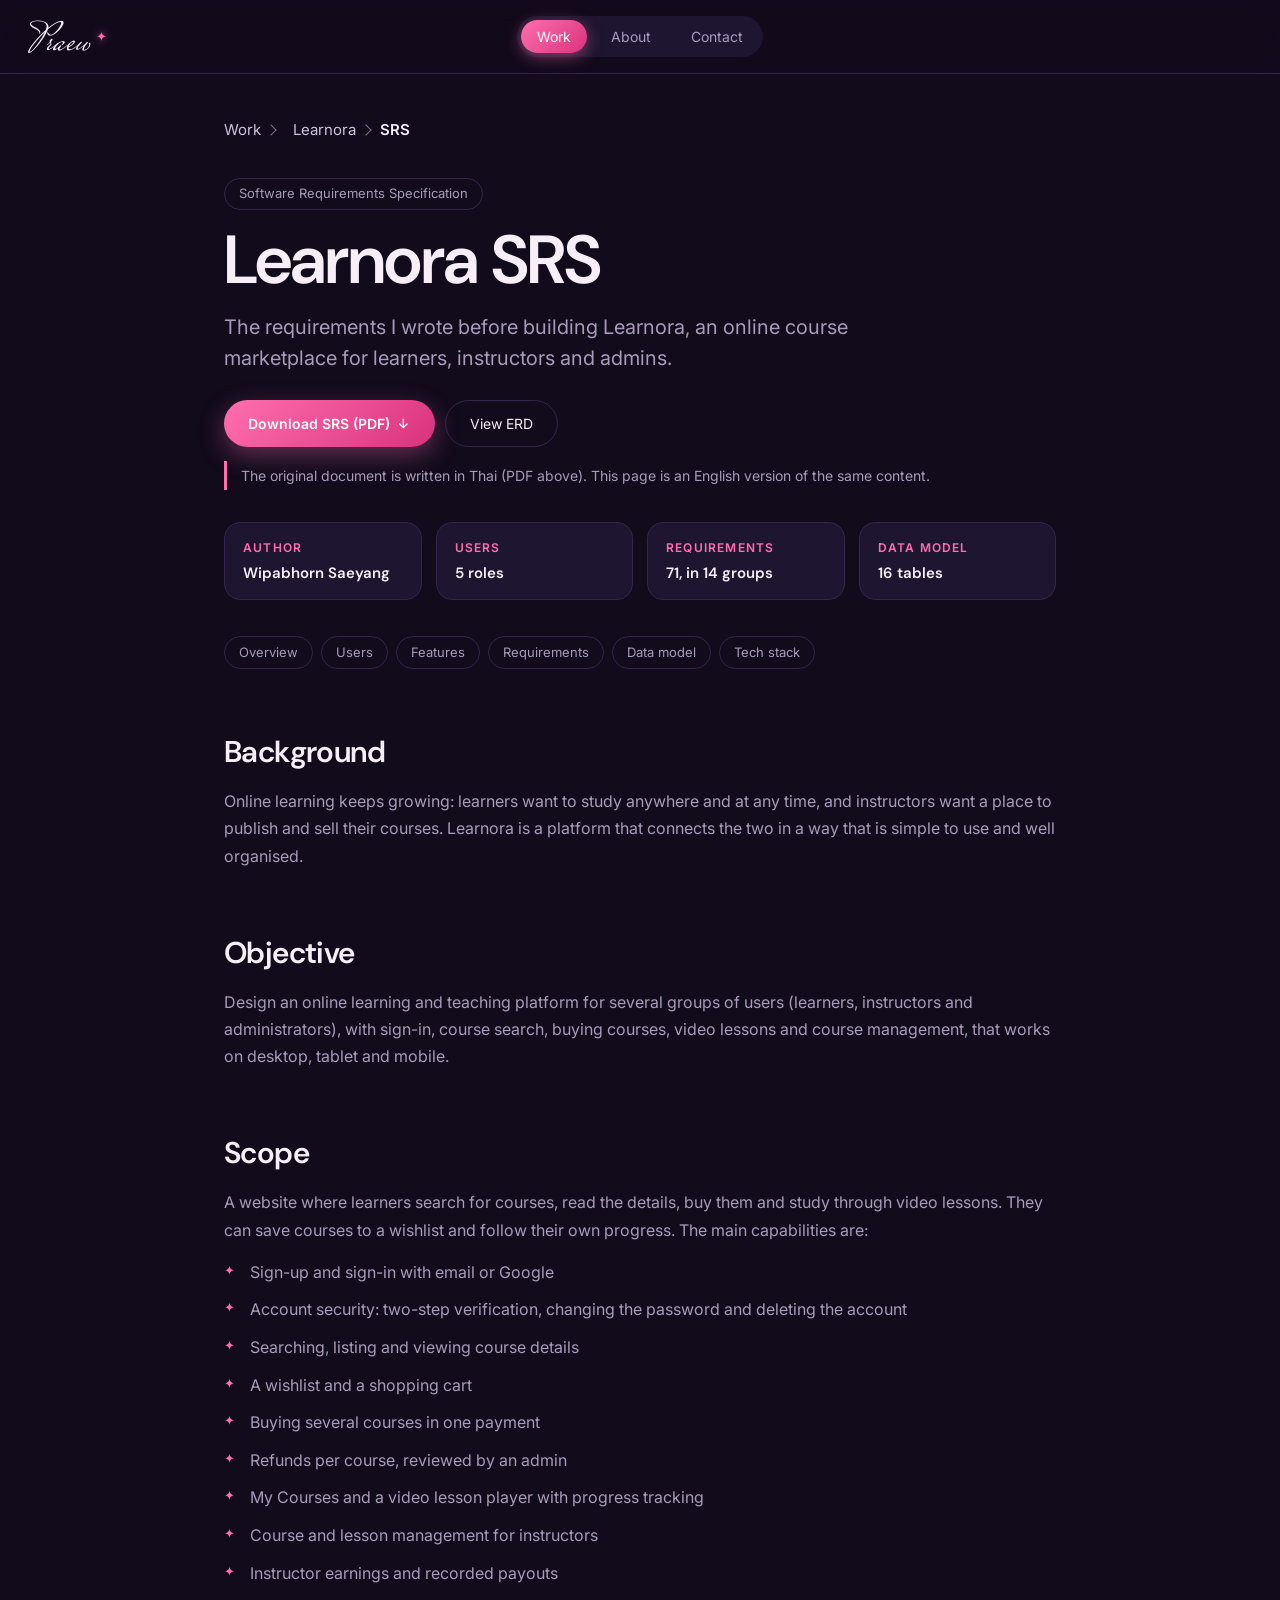
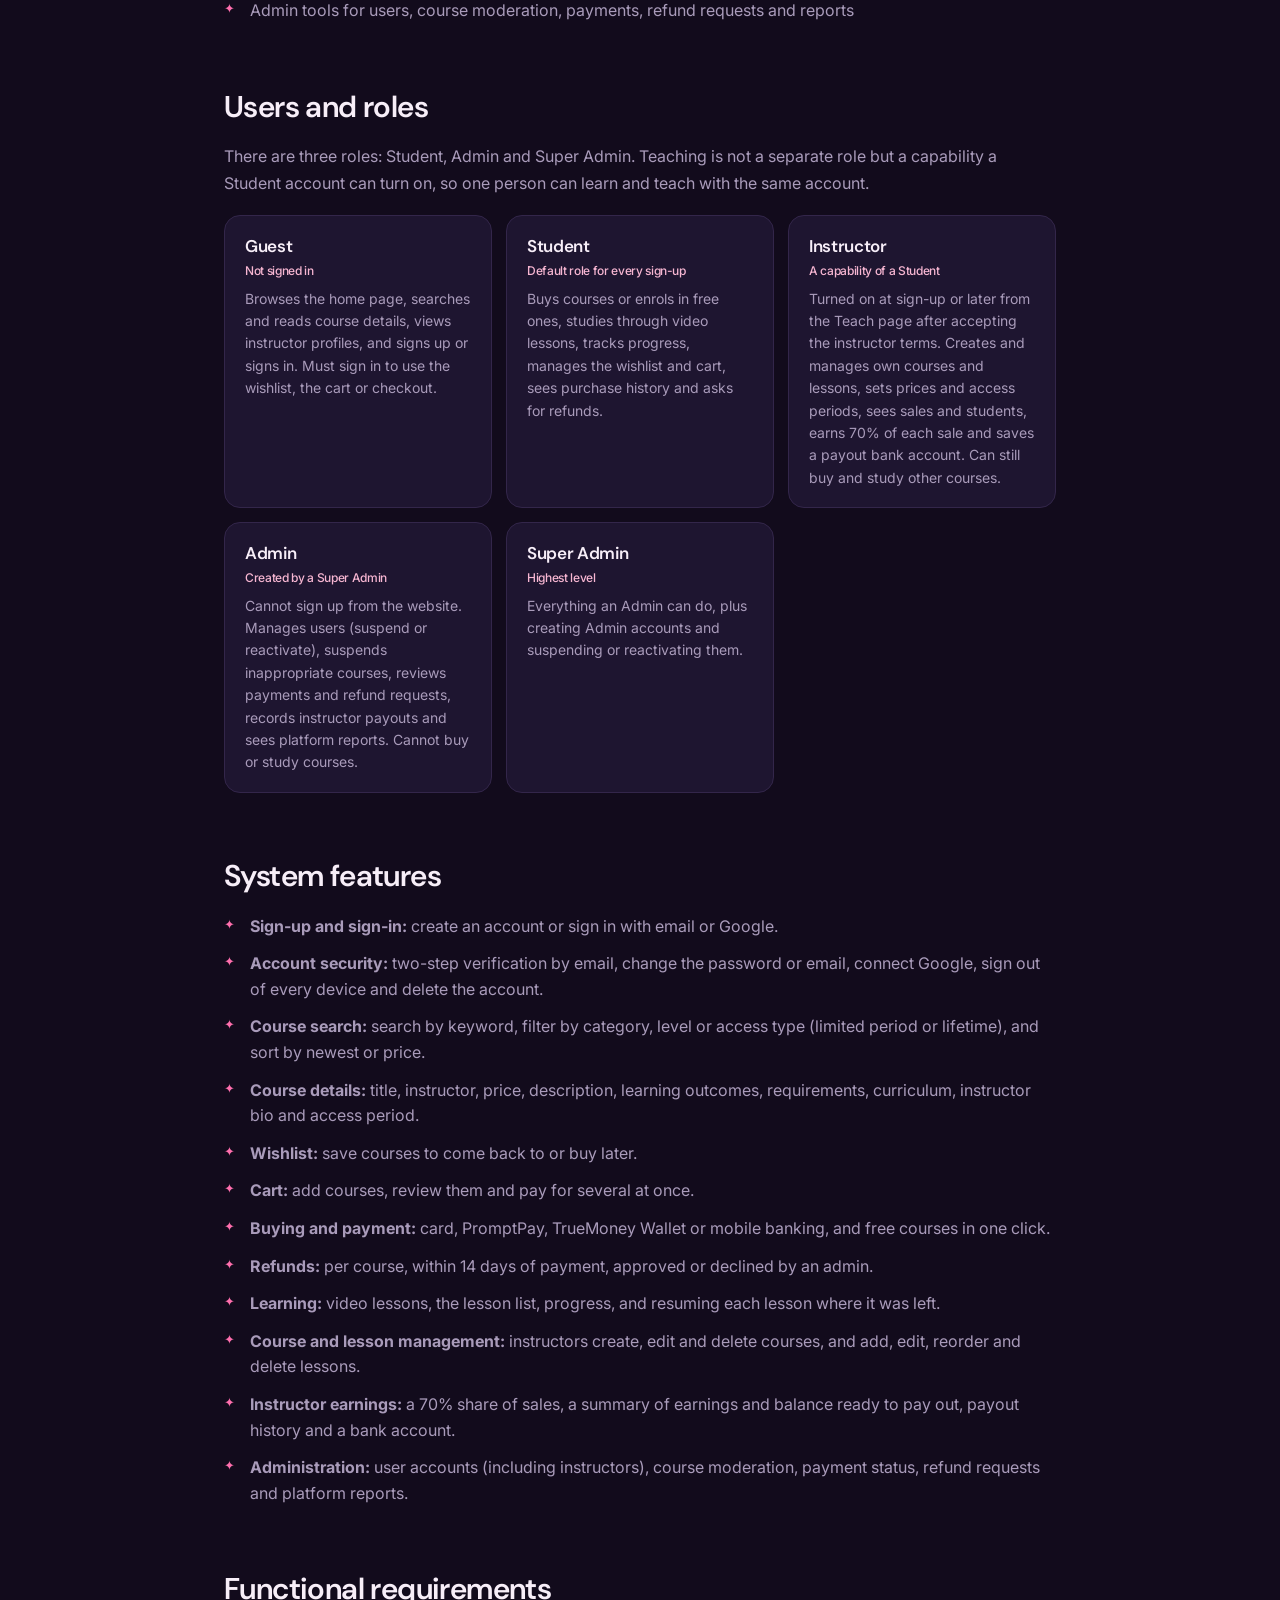
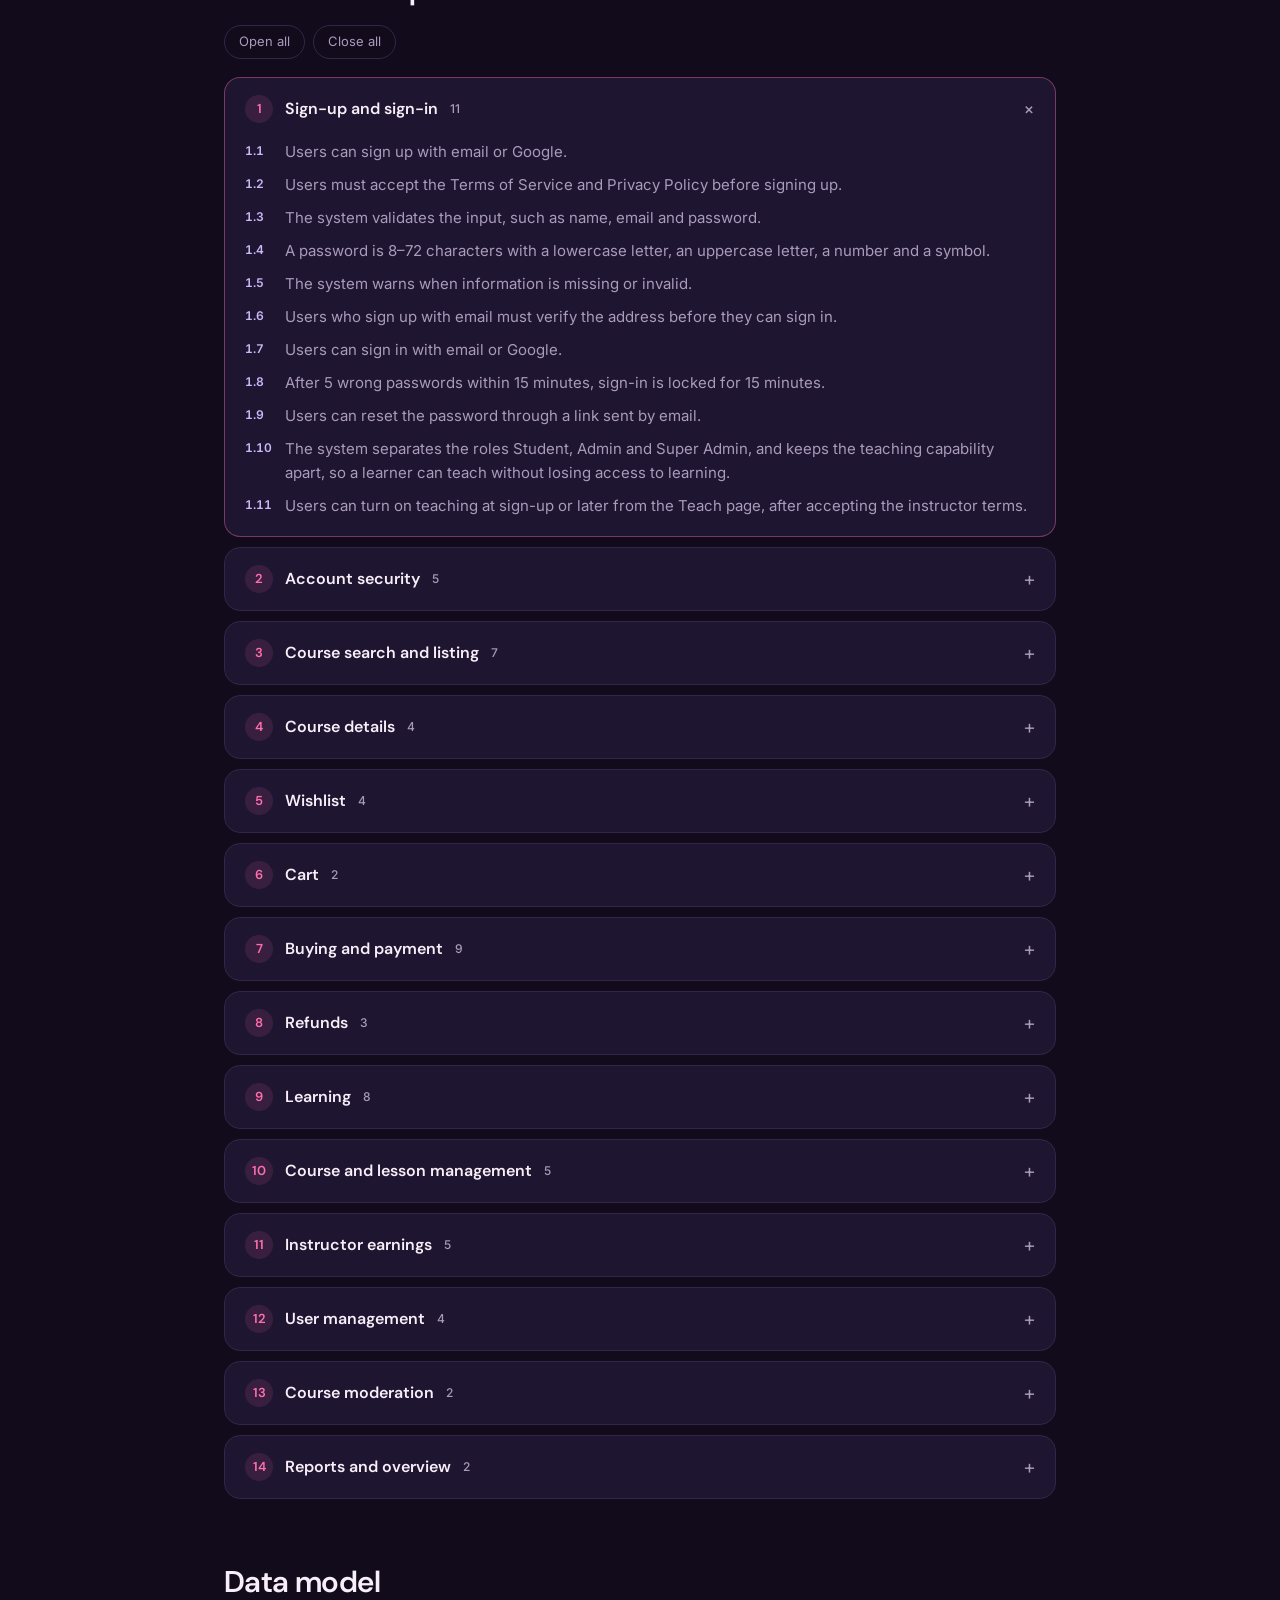
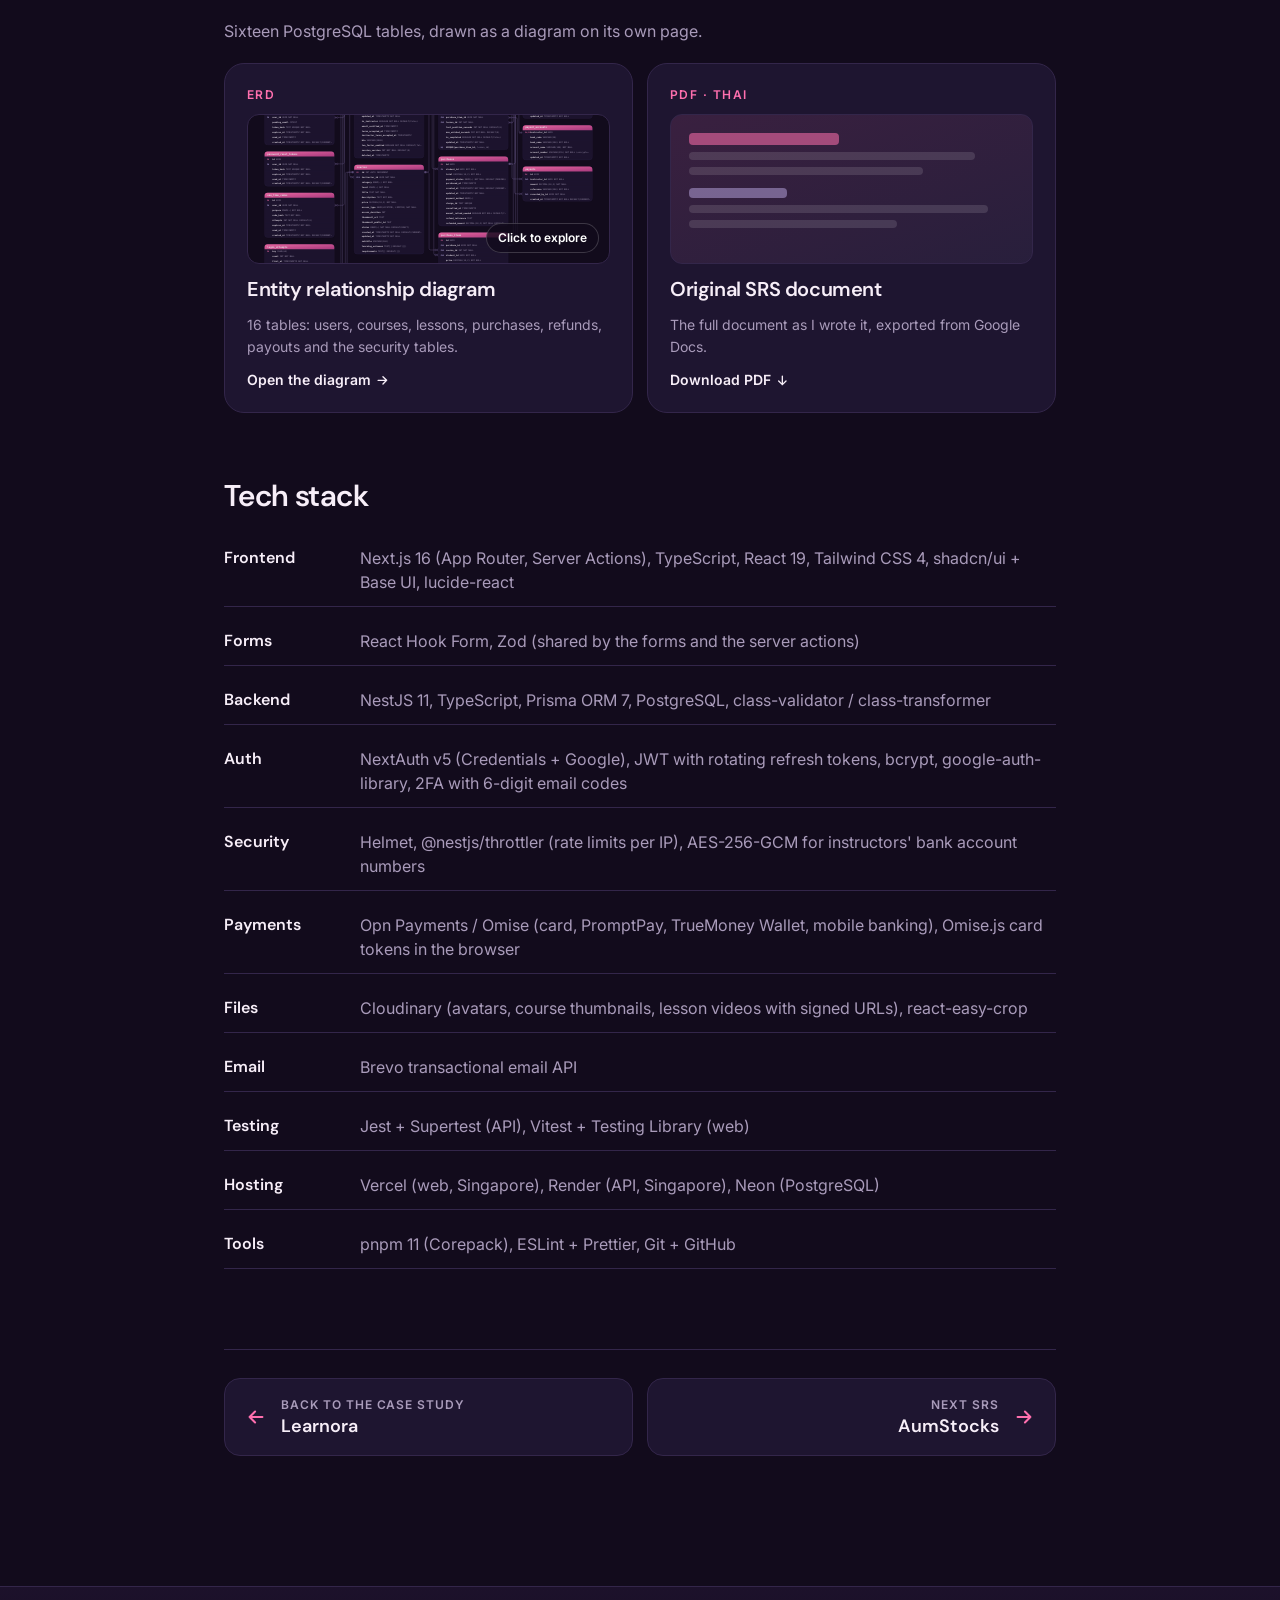
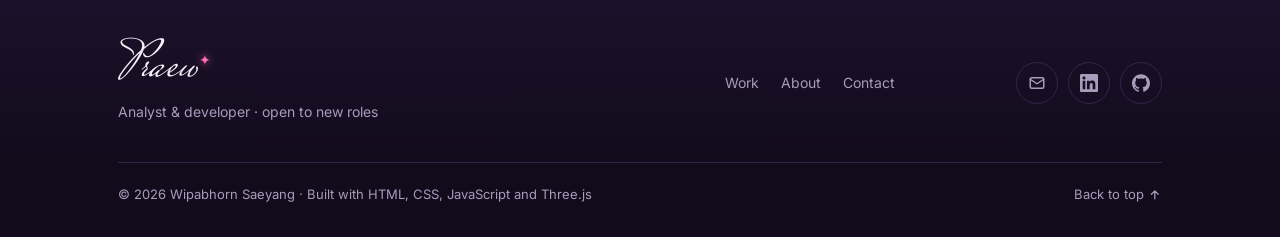
<file: projects/learnora-srs.html>
<!doctype html>
<html lang="en">
  <head>
    <meta charset="utf-8" />
    <meta name="viewport" content="width=device-width, initial-scale=1" />
    <title>Learnora SRS — Wipabhorn Saeyang</title>
    <meta name="description" content="Software Requirements Specification for Learnora, an online course marketplace: users and roles, features, functional requirements, data model and tech stack." />
    <link rel="preconnect" href="https://fonts.googleapis.com" />
    <link rel="preconnect" href="https://fonts.gstatic.com" crossorigin />
    <link
      href="https://fonts.googleapis.com/css2?family=DM+Sans:wght@400;500;600;700&family=Inter:wght@400;500;600&family=Mrs+Saint+Delafield&display=swap"
      rel="stylesheet"
    />
    <link rel="stylesheet" href="../styles.css?v=20261102" />
  </head>
  <body class="scrolled">
    <nav>
      <a class="brand" href="../index.html" aria-label="Praew, home">
        <span class="brand-sign">Praew</span>
        <span class="brand-star" aria-hidden="true">&#10022;</span>
      </a>
      <div class="links">
        <a class="active is-current" href="../index.html#work" aria-current="page">Work</a><a href="../index.html#about">About</a
        ><a href="../links.html">Contact</a>
      </div>
    </nav>

    <!-- SRS: an English, web version of the requirements document.
         The original (Thai) is docs/Learnora-SRS.pdf, exported from Google Docs.
         Requirements are numbered automatically by the CSS (1.1, 1.2 ...). -->
    <main class="cs-page srs-page">
      <div class="crumbs" role="navigation" aria-label="Breadcrumb"><ol><li><a href="../index.html#work">Work</a></li><li><a href="learnora.html">Learnora</a></li><li><span aria-current="page">SRS</span></li></ol></div>

      <header class="cs-head">
        <span class="rc-tag">Software Requirements Specification</span>
        <h1>Learnora SRS</h1>
        <p class="cs-summary">
          The requirements I wrote before building Learnora, an online course marketplace for learners, instructors and admins.
        </p>
        <div class="cs-actions">
          <a class="btn-pill" href="../docs/Learnora-SRS.pdf" target="_blank" rel="noopener">Download SRS (PDF) <svg class="i i-down" width="1em" height="1em" fill="none" stroke="currentColor" stroke-width="2.2" stroke-linecap="round" stroke-linejoin="round" viewBox="0 0 24 24" aria-hidden="true"><path d="M12 5v14M6 13l6 6 6-6"/></svg></a>
          <a class="btn-pill-outline" href="learnora-erd.html">View ERD</a>
        </div>
        <p class="srs-note">The original document is written in Thai (PDF above). This page is an English version of the same content.</p>
      </header>

      <div class="cs-facts">
        <div class="cs-fact"><span>Author</span><strong>Wipabhorn Saeyang</strong></div>
        <div class="cs-fact"><span>Users</span><strong>5 roles</strong></div>
        <div class="cs-fact"><span>Requirements</span><strong>71, in 14 groups</strong></div>
        <div class="cs-fact"><span>Data model</span><strong>16 tables</strong></div>
      </div>

      <div class="srs-toc" role="navigation" aria-label="On this page">
        <a href="#overview">Overview</a><a href="#users">Users</a><a href="#features">Features</a
        ><a href="#requirements">Requirements</a><a href="#data">Data model</a><a href="#stack">Tech stack</a>
      </div>

      <section class="cs-section" id="overview">
        <h2>Background</h2>
        <p>
          Online learning keeps growing: learners want to study anywhere and at any time, and instructors want a place to publish and sell their courses. Learnora is a platform that connects the two in a way that is simple to use and well organised.
        </p>
      </section>

      <section class="cs-section">
        <h2>Objective</h2>
        <p>
          Design an online learning and teaching platform for several groups of users (learners, instructors and administrators), with sign-in, course search, buying courses, video lessons and course management, that works on desktop, tablet and mobile.
        </p>
      </section>

      <section class="cs-section">
        <h2>Scope</h2>
        <p>
          A website where learners search for courses, read the details, buy them and study through video lessons. They can save courses to a wishlist and follow their own progress. The main capabilities are:
        </p>
        <ul class="cs-list">
          <li>Sign-up and sign-in with email or Google</li>
          <li>Account security: two-step verification, changing the password and deleting the account</li>
          <li>Searching, listing and viewing course details</li>
          <li>A wishlist and a shopping cart</li>
          <li>Buying several courses in one payment</li>
          <li>Refunds per course, reviewed by an admin</li>
          <li>My Courses and a video lesson player with progress tracking</li>
          <li>Course and lesson management for instructors</li>
          <li>Instructor earnings and recorded payouts</li>
          <li>Admin tools for users, course moderation, payments, refund requests and reports</li>
        </ul>
      </section>

      <section class="cs-section" id="users">
        <h2>Users and roles</h2>
        <p>
          There are three roles: Student, Admin and Super Admin. Teaching is not a separate role but a capability a Student account can turn on, so one person can learn and teach with the same account.
        </p>
        <div class="srs-roles">
          <div class="srs-role">
            <h3>Guest<small>Not signed in</small></h3>
            <p>Browses the home page, searches and reads course details, views instructor profiles, and signs up or signs in. Must sign in to use the wishlist, the cart or checkout.</p>
          </div>
          <div class="srs-role">
            <h3>Student<small>Default role for every sign-up</small></h3>
            <p>Buys courses or enrols in free ones, studies through video lessons, tracks progress, manages the wishlist and cart, sees purchase history and asks for refunds.</p>
          </div>
          <div class="srs-role">
            <h3>Instructor<small>A capability of a Student</small></h3>
            <p>Turned on at sign-up or later from the Teach page after accepting the instructor terms. Creates and manages own courses and lessons, sets prices and access periods, sees sales and students, earns 70% of each sale and saves a payout bank account. Can still buy and study other courses.</p>
          </div>
          <div class="srs-role">
            <h3>Admin<small>Created by a Super Admin</small></h3>
            <p>Cannot sign up from the website. Manages users (suspend or reactivate), suspends inappropriate courses, reviews payments and refund requests, records instructor payouts and sees platform reports. Cannot buy or study courses.</p>
          </div>
          <div class="srs-role">
            <h3>Super Admin<small>Highest level</small></h3>
            <p>Everything an Admin can do, plus creating Admin accounts and suspending or reactivating them.</p>
          </div>
        </div>
      </section>

      <section class="cs-section" id="features">
        <h2>System features</h2>
        <ul class="cs-list">
          <li><strong>Sign-up and sign-in:</strong> create an account or sign in with email or Google.</li>
          <li><strong>Account security:</strong> two-step verification by email, change the password or email, connect Google, sign out of every device and delete the account.</li>
          <li><strong>Course search:</strong> search by keyword, filter by category, level or access type (limited period or lifetime), and sort by newest or price.</li>
          <li><strong>Course details:</strong> title, instructor, price, description, learning outcomes, requirements, curriculum, instructor bio and access period.</li>
          <li><strong>Wishlist:</strong> save courses to come back to or buy later.</li>
          <li><strong>Cart:</strong> add courses, review them and pay for several at once.</li>
          <li><strong>Buying and payment:</strong> card, PromptPay, TrueMoney Wallet or mobile banking, and free courses in one click.</li>
          <li><strong>Refunds:</strong> per course, within 14 days of payment, approved or declined by an admin.</li>
          <li><strong>Learning:</strong> video lessons, the lesson list, progress, and resuming each lesson where it was left.</li>
          <li><strong>Course and lesson management:</strong> instructors create, edit and delete courses, and add, edit, reorder and delete lessons.</li>
          <li><strong>Instructor earnings:</strong> a 70% share of sales, a summary of earnings and balance ready to pay out, payout history and a bank account.</li>
          <li><strong>Administration:</strong> user accounts (including instructors), course moderation, payment status, refund requests and platform reports.</li>
        </ul>
      </section>

      <section class="cs-section" id="requirements">
        <h2>Functional requirements</h2>
        <div class="srs-tools">
          <button type="button" data-srs="open">Open all</button>
          <button type="button" data-srs="close">Close all</button>
        </div>
        <div class="srs-groups">
          <details class="srs-group" open>
            <summary>Sign-up and sign-in <span class="srs-count">11</span></summary>
            <ol>
              <li>Users can sign up with email or Google.</li>
              <li>Users must accept the Terms of Service and Privacy Policy before signing up.</li>
              <li>The system validates the input, such as name, email and password.</li>
              <li>A password is 8–72 characters with a lowercase letter, an uppercase letter, a number and a symbol.</li>
              <li>The system warns when information is missing or invalid.</li>
              <li>Users who sign up with email must verify the address before they can sign in.</li>
              <li>Users can sign in with email or Google.</li>
              <li>After 5 wrong passwords within 15 minutes, sign-in is locked for 15 minutes.</li>
              <li>Users can reset the password through a link sent by email.</li>
              <li>The system separates the roles Student, Admin and Super Admin, and keeps the teaching capability apart, so a learner can teach without losing access to learning.</li>
              <li>Users can turn on teaching at sign-up or later from the Teach page, after accepting the instructor terms.</li>
            </ol>
          </details>
          <details class="srs-group">
            <summary>Account security <span class="srs-count">5</span></summary>
            <ol>
              <li>Users can turn on two-factor authentication (2FA) with a 6-digit code sent by email.</li>
              <li>Users can change the password and email, and connect or disconnect a Google account.</li>
              <li>Users can sign out of every device.</li>
              <li>Users can delete their own account. Personal data is erased, and anonymised purchase records are kept for accounting.</li>
              <li>Users can edit first name, last name, profile picture and an instructor bio.</li>
            </ol>
          </details>
          <details class="srs-group">
            <summary>Course search and listing <span class="srs-count">7</span></summary>
            <ol>
              <li>Users can see every course on the platform.</li>
              <li>Users can search by course title or keyword.</li>
              <li>Users can filter by category, level and access type.</li>
              <li>Users can sort by newest, price low to high or price high to low.</li>
              <li>Each course shows its image, title, instructor, price and access period.</li>
              <li>The system shows a message when no course matches the search.</li>
              <li>Users can open an instructor's profile with their bio and published courses.</li>
            </ol>
          </details>
          <details class="srs-group">
            <summary>Course details <span class="srs-count">4</span></summary>
            <ol>
              <li>Users can read a course's details before buying.</li>
              <li>The page shows the title, description, learning outcomes, requirements, instructor, price and number of lessons.</li>
              <li>The page shows the access type: lifetime or for a set period.</li>
              <li>From this page users can add the course to the cart, enrol in a free course, or add it to the wishlist.</li>
            </ol>
          </details>
          <details class="srs-group">
            <summary>Wishlist <span class="srs-count">4</span></summary>
            <ol>
              <li>Students can add courses to the wishlist.</li>
              <li>Students can see the courses in their wishlist.</li>
              <li>Students can remove courses from the wishlist.</li>
              <li>The system shows a message when the wishlist is empty.</li>
            </ol>
          </details>
          <details class="srs-group">
            <summary>Cart <span class="srs-count">2</span></summary>
            <ol>
              <li>Students can add courses to the cart, review them and remove them.</li>
              <li>Students can pay for several courses in the cart at once.</li>
            </ol>
          </details>
          <details class="srs-group">
            <summary>Buying and payment <span class="srs-count">9</span></summary>
            <ol>
              <li>Students can choose the courses they want to buy.</li>
              <li>Free courses are enrolled in straight away, without payment.</li>
              <li>The system shows the courses, prices and total before payment.</li>
              <li>Students can choose from the payment methods the system offers.</li>
              <li>Supported methods: credit/debit card, PromptPay, TrueMoney Wallet and mobile banking (KBank, SCB, KTB, BBL, BAY).</li>
              <li>The system checks the payment before confirming the order.</li>
              <li>The system shows whether the payment succeeded or failed.</li>
              <li>After a successful payment, the courses are added to the student's courses.</li>
              <li>Students can see their purchase history.</li>
            </ol>
          </details>
          <details class="srs-group">
            <summary>Refunds <span class="srs-count">3</span></summary>
            <ol>
              <li>Students can ask for a refund per course within 14 days of payment, with a reason, once per course.</li>
              <li>Admins approve or decline a request; declining needs a reason.</li>
              <li>The student is told the result by email.</li>
            </ol>
          </details>
          <details class="srs-group">
            <summary>Learning <span class="srs-count">8</span></summary>
            <ol>
              <li>Students see the courses they bought on the My Courses page.</li>
              <li>Students study through the video lesson page.</li>
              <li>The system shows the lessons in a course.</li>
              <li>Students can pick which lesson to study.</li>
              <li>The system shows the student's progress.</li>
              <li>The system shows each course's status, such as Active, Expired or Lifetime.</li>
              <li>Lesson video links expire within 6 hours, so shared links stop working.</li>
              <li>Students have a dashboard of enrolled courses and progress.</li>
            </ol>
          </details>
          <details class="srs-group">
            <summary>Course and lesson management <span class="srs-count">5</span></summary>
            <ol>
              <li>Instructors can add, edit and delete their own courses. A course that students have bought can only be unpublished.</li>
              <li>Instructors set the course title, description, price, category and access period.</li>
              <li>Instructors can add, list, edit, delete and reorder lessons in a course.</li>
              <li>A lesson has a title, a position and a video; the system works out the video length automatically.</li>
              <li>The system shows each course's status: Draft, Published, or Suspended (when an admin suspends it).</li>
            </ol>
          </details>
          <details class="srs-group">
            <summary>Instructor earnings <span class="srs-count">5</span></summary>
            <ol>
              <li>Instructors receive 70% of each course sale.</li>
              <li>A sale becomes ready to pay out once its 14-day refund window has passed and no refund request is pending.</li>
              <li>Instructors can see their earnings summary and payout history, and save a bank account for payouts.</li>
              <li>Admins can see what each instructor is owed and record bank transfers; the instructor is emailed.</li>
              <li>Instructors have a dashboard with their number of courses, students, total revenue and latest buyers.</li>
            </ol>
          </details>
          <details class="srs-group">
            <summary>User management <span class="srs-count">4</span></summary>
            <ol>
              <li>Admins can list every user, with search and filters.</li>
              <li>Admins can suspend or reactivate Student accounts, including accounts that teach.</li>
              <li>Admins cannot suspend their own account or another admin's.</li>
              <li>Super Admins can create Admin accounts and suspend or reactivate them.</li>
            </ol>
          </details>
          <details class="srs-group">
            <summary>Course moderation <span class="srs-count">2</span></summary>
            <ol>
              <li>Admins can list every course and filter by status.</li>
              <li>Admins can suspend a published course that breaks the rules or is inappropriate, and lift the suspension. Suspended courses do not appear in the catalogue.</li>
            </ol>
          </details>
          <details class="srs-group">
            <summary>Reports and overview <span class="srs-count">2</span></summary>
            <ol>
              <li>Admins see a platform overview: users, courses, sales, number of purchases, a revenue chart and the latest payments.</li>
              <li>Admins can see a payments report.</li>
            </ol>
          </details>
        </div>
      </section>

      <section class="cs-section" id="data">
        <h2>Data model</h2>
        <p>Sixteen PostgreSQL tables, drawn as a diagram on its own page.</p>
        <div class="cs-docs">
          <a class="cs-doc" href="learnora-erd.html">
            <span class="cs-doc-kicker">ERD</span>
            <div class="cs-doc-thumb"><img src="../images/erd/learnora.svg" alt="" loading="lazy" /></div>
            <h3>Entity relationship diagram</h3>
            <p>16 tables: users, courses, lessons, purchases, refunds, payouts and the security tables.</p>
            <span class="cs-doc-go">Open the diagram <svg class="i i-right" width="1em" height="1em" fill="none" stroke="currentColor" stroke-width="2.2" stroke-linecap="round" stroke-linejoin="round" viewBox="0 0 24 24" aria-hidden="true"><path d="M5 12h14M13 6l6 6-6 6"/></svg></span>
          </a>
          <a class="cs-doc" href="../docs/Learnora-SRS.pdf" target="_blank" rel="noopener">
            <span class="cs-doc-kicker">PDF &middot; Thai</span>
            <div class="cs-doc-pages" aria-hidden="true"><span></span><span></span><span></span><span></span><span></span><span></span></div>
            <h3>Original SRS document</h3>
            <p>The full document as I wrote it, exported from Google Docs.</p>
            <span class="cs-doc-go">Download PDF <svg class="i i-down" width="1em" height="1em" fill="none" stroke="currentColor" stroke-width="2.2" stroke-linecap="round" stroke-linejoin="round" viewBox="0 0 24 24" aria-hidden="true"><path d="M12 5v14M6 13l6 6 6-6"/></svg></span>
          </a>
        </div>
      </section>

      <section class="cs-section" id="stack">
        <h2>Tech stack</h2>
        <dl class="cs-stack">
          <div><dt>Frontend</dt><dd>Next.js 16 (App Router, Server Actions), TypeScript, React 19, Tailwind CSS 4, shadcn/ui + Base UI, lucide-react</dd></div>
          <div><dt>Forms</dt><dd>React Hook Form, Zod (shared by the forms and the server actions)</dd></div>
          <div><dt>Backend</dt><dd>NestJS 11, TypeScript, Prisma ORM 7, PostgreSQL, class-validator / class-transformer</dd></div>
          <div><dt>Auth</dt><dd>NextAuth v5 (Credentials + Google), JWT with rotating refresh tokens, bcrypt, google-auth-library, 2FA with 6-digit email codes</dd></div>
          <div><dt>Security</dt><dd>Helmet, @nestjs/throttler (rate limits per IP), AES-256-GCM for instructors' bank account numbers</dd></div>
          <div><dt>Payments</dt><dd>Opn Payments / Omise (card, PromptPay, TrueMoney Wallet, mobile banking), Omise.js card tokens in the browser</dd></div>
          <div><dt>Files</dt><dd>Cloudinary (avatars, course thumbnails, lesson videos with signed URLs), react-easy-crop</dd></div>
          <div><dt>Email</dt><dd>Brevo transactional email API</dd></div>
          <div><dt>Testing</dt><dd>Jest + Supertest (API), Vitest + Testing Library (web)</dd></div>
          <div><dt>Hosting</dt><dd>Vercel (web, Singapore), Render (API, Singapore), Neon (PostgreSQL)</dd></div>
          <div><dt>Tools</dt><dd>pnpm 11 (Corepack), ESLint + Prettier, Git + GitHub</dd></div>
        </dl>
      </section>

      <div class="cs-pager" role="navigation" aria-label="More pages">
        <a class="cs-pager-link prev" href="learnora.html"><svg class="i i-left" width="1em" height="1em" fill="none" stroke="currentColor" stroke-width="2.2" stroke-linecap="round" stroke-linejoin="round" viewBox="0 0 24 24" aria-hidden="true"><path d="M19 12H5M11 6l-6 6 6 6"/></svg><span><small>Back to the case study</small>Learnora</span></a>
        <a class="cs-pager-link next" href="aumstocks-srs.html"><span><small>Next SRS</small>AumStocks</span><svg class="i i-right" width="1em" height="1em" fill="none" stroke="currentColor" stroke-width="2.2" stroke-linecap="round" stroke-linejoin="round" viewBox="0 0 24 24" aria-hidden="true"><path d="M5 12h14M13 6l6 6-6 6"/></svg></a>
      </div>
    </main>

    <footer class="site-footer">
      <div class="wrap">
        <div class="footer-top">
          <div class="footer-id">
            <a class="footer-brand" href="../index.html" aria-label="Praew, home">
              <span class="brand-sign">Praew</span>
              <span class="brand-star" aria-hidden="true">&#10022;</span>
            </a>
            <p>Analyst &amp; developer &middot; open to new roles</p>
          </div>
          <div class="footer-links">
            <a href="../index.html#work">Work</a>
            <a href="../index.html#about">About</a>
            <a href="../links.html">Contact</a>
          </div>
          <div class="footer-social">
            <a href="mailto:wipabhorn26@gmail.com" aria-label="Email"><svg class="footer-icon" viewBox="0 0 24 24" width="20" height="20" fill="none" stroke="currentColor" stroke-width="2" stroke-linecap="round" stroke-linejoin="round" aria-hidden="true"> <rect x="3" y="5" width="18" height="14" rx="2" /> <path d="M3 7l9 6 9-6" /> </svg></a>
            <a href="https://www.linkedin.com/in/wipabhorn-s/" target="_blank" rel="noopener" aria-label="LinkedIn"><svg class="footer-icon" viewBox="0 0 24 24" width="20" height="20" fill="currentColor" aria-hidden="true"> <path d="M20.447 20.452h-3.554v-5.569c0-1.328-.027-3.037-1.852-3.037-1.853 0-2.136 1.445-2.136 2.939v5.667H9.351V9h3.414v1.561h.046c.477-.9 1.637-1.85 3.37-1.85 3.601 0 4.267 2.37 4.267 5.455v6.286zM5.337 7.433c-1.144 0-2.063-.926-2.063-2.065 0-1.138.92-2.063 2.063-2.063 1.14 0 2.064.925 2.064 2.063 0 1.139-.925 2.065-2.064 2.065zm1.782 13.019H3.555V9h3.564v11.452zM22.225 0H1.771C.792 0 0 .774 0 1.729v20.542C0 23.227.792 24 1.771 24h20.451C23.2 24 24 23.227 24 22.271V1.729C24 .774 23.2 0 22.222 0h.003z" /> </svg></a>
            <a href="https://github.com/wipabhorn-s" target="_blank" rel="noopener" aria-label="GitHub"><svg class="footer-icon" viewBox="0 0 24 24" width="20" height="20" fill="currentColor" aria-hidden="true"> <path d="M12 .297c-6.63 0-12 5.373-12 12 0 5.303 3.438 9.8 8.205 11.385.6.113.82-.258.82-.577 0-.285-.01-1.04-.015-2.04-3.338.724-4.042-1.61-4.042-1.61C4.422 18.07 3.633 17.7 3.633 17.7c-1.087-.744.084-.729.084-.729 1.205.084 1.838 1.236 1.838 1.236 1.07 1.835 2.809 1.305 3.495.998.108-.776.417-1.305.76-1.605-2.665-.3-5.466-1.332-5.466-5.93 0-1.31.465-2.38 1.235-3.22-.135-.303-.54-1.523.105-3.176 0 0 1.005-.322 3.3 1.23.96-.267 1.98-.399 3-.405 1.02.006 2.04.138 3 .405 2.28-1.552 3.285-1.23 3.285-1.23.645 1.653.24 2.873.12 3.176.765.84 1.23 1.91 1.23 3.22 0 4.61-2.805 5.625-5.475 5.92.42.36.81 1.096.81 2.22 0 1.606-.015 2.896-.015 3.286 0 .315.21.69.825.57C20.565 22.092 24 17.592 24 12.297c0-6.627-5.373-12-12-12" /> </svg></a>
          </div>
        </div>
        <div class="footer-bottom">
          <p>&copy; 2026 Wipabhorn Saeyang &middot; Built with HTML, CSS, JavaScript and Three.js</p>
          <a class="footer-up" href="#">Back to top <svg class="i i-up" width="1em" height="1em" fill="none" stroke="currentColor" stroke-width="2.2" stroke-linecap="round" stroke-linejoin="round" viewBox="0 0 24 24" aria-hidden="true"><path d="M12 19V5M6 11l6-6 6 6"/></svg></a>
        </div>
      </div>
    </footer>

    <script>
      // "Open all" / "Close all" for the requirement groups
      document.querySelectorAll('[data-srs]').forEach(function (b) {
        b.addEventListener('click', function () {
          var open = b.dataset.srs === 'open';
          document.querySelectorAll('.srs-group').forEach(function (d) { d.open = open; });
        });
      });
    </script>
  </body>
</html>
</file>
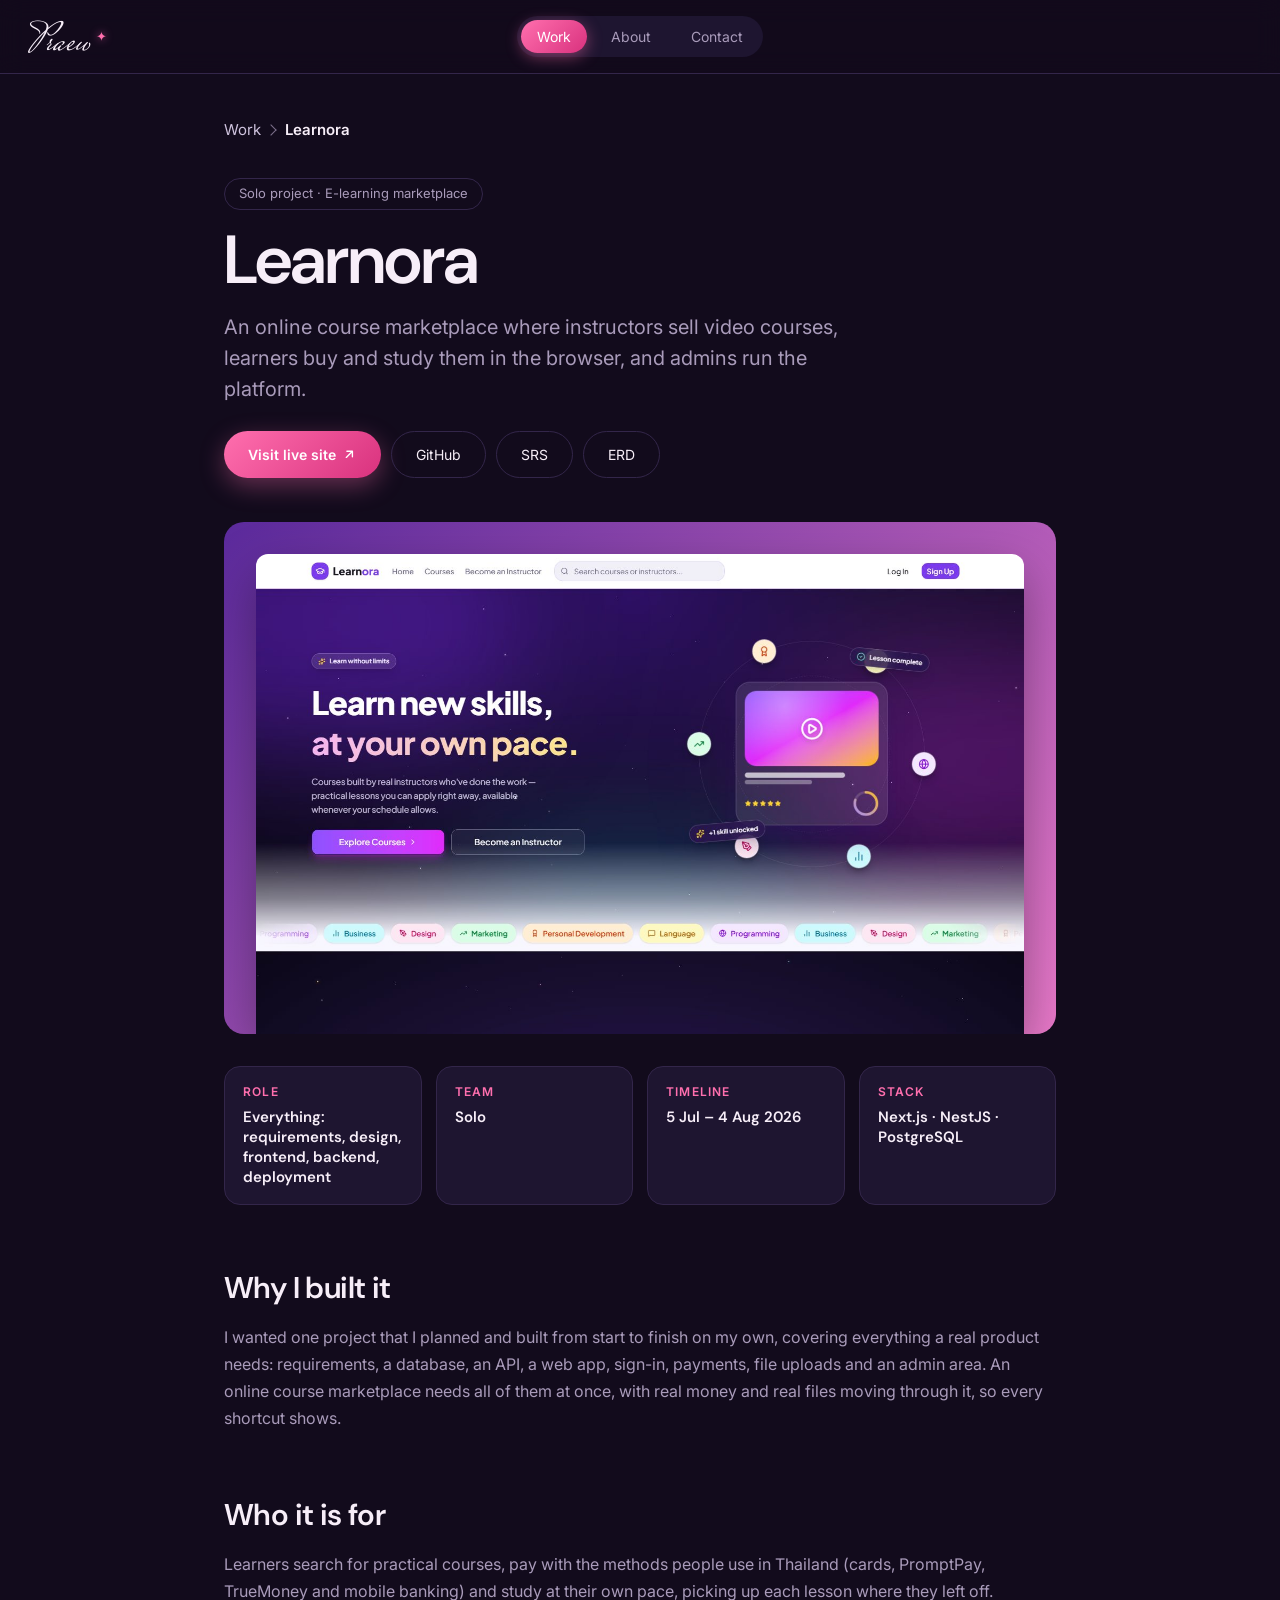
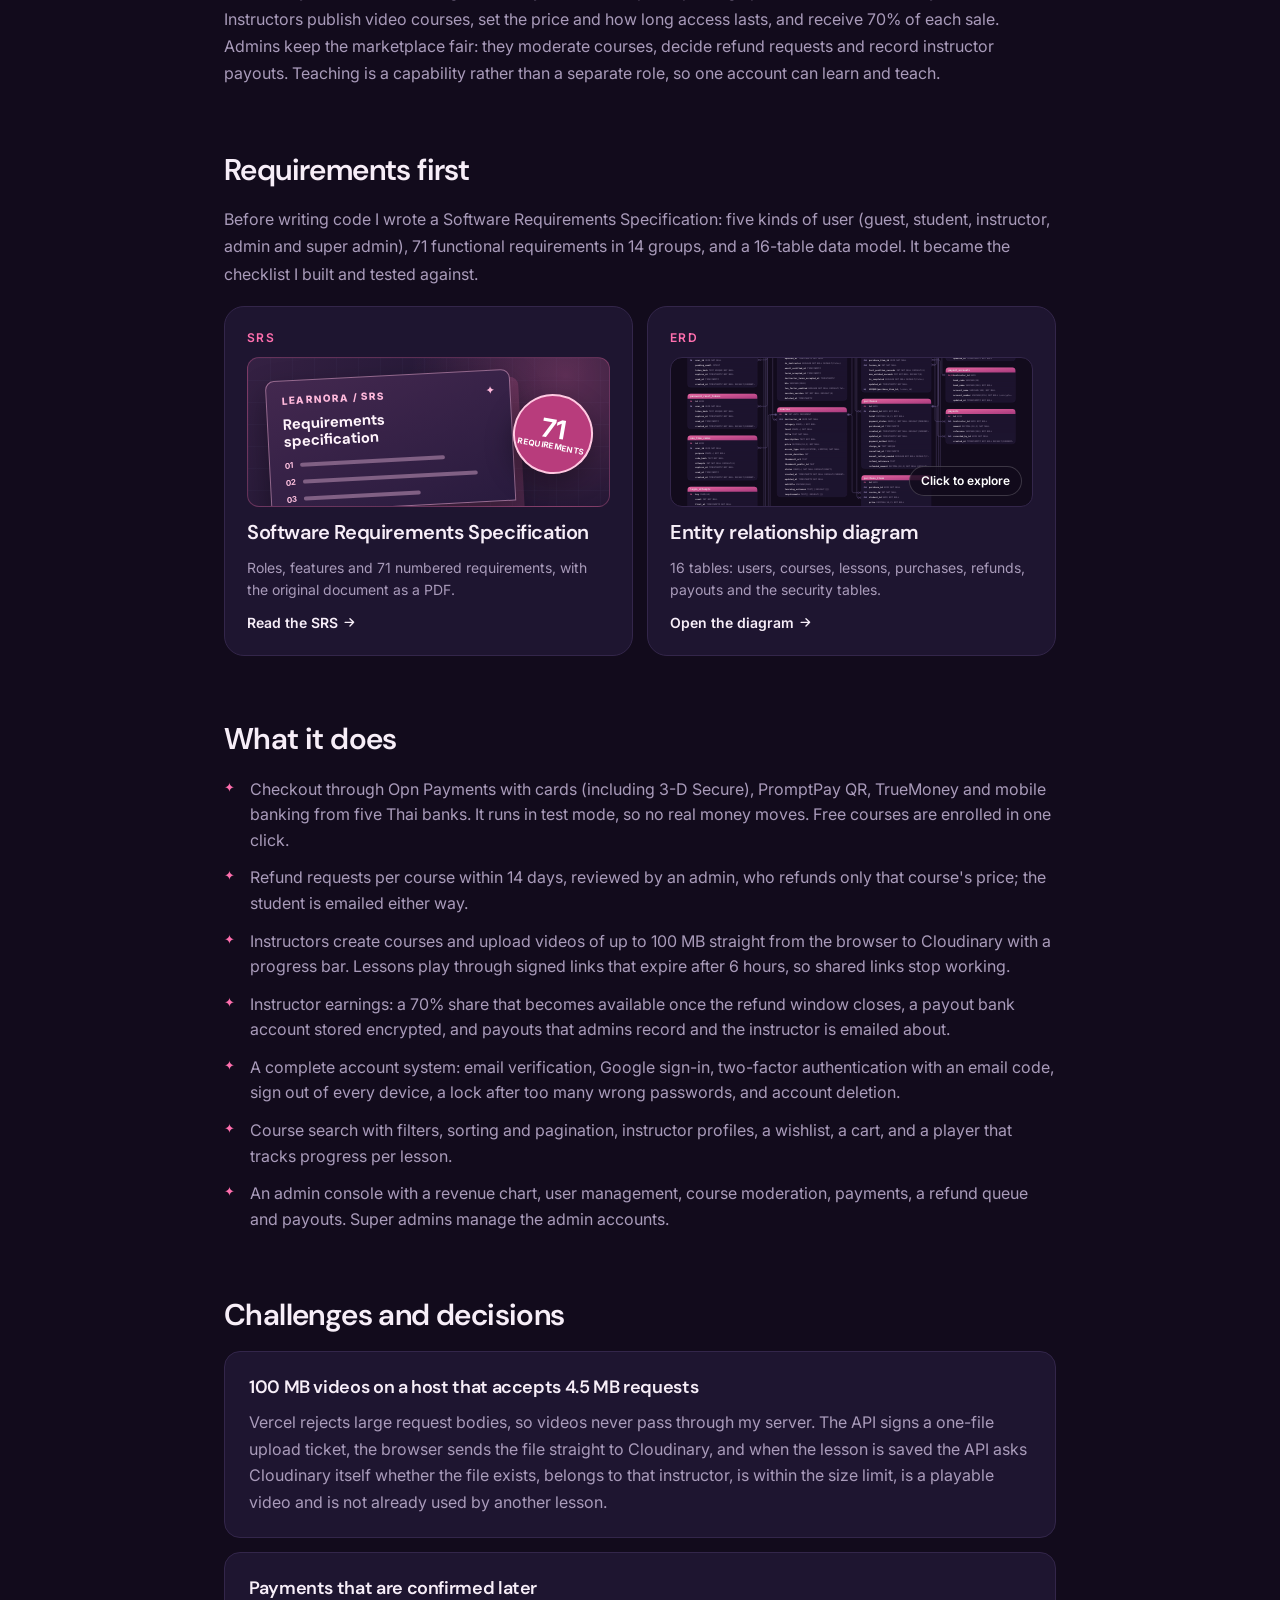
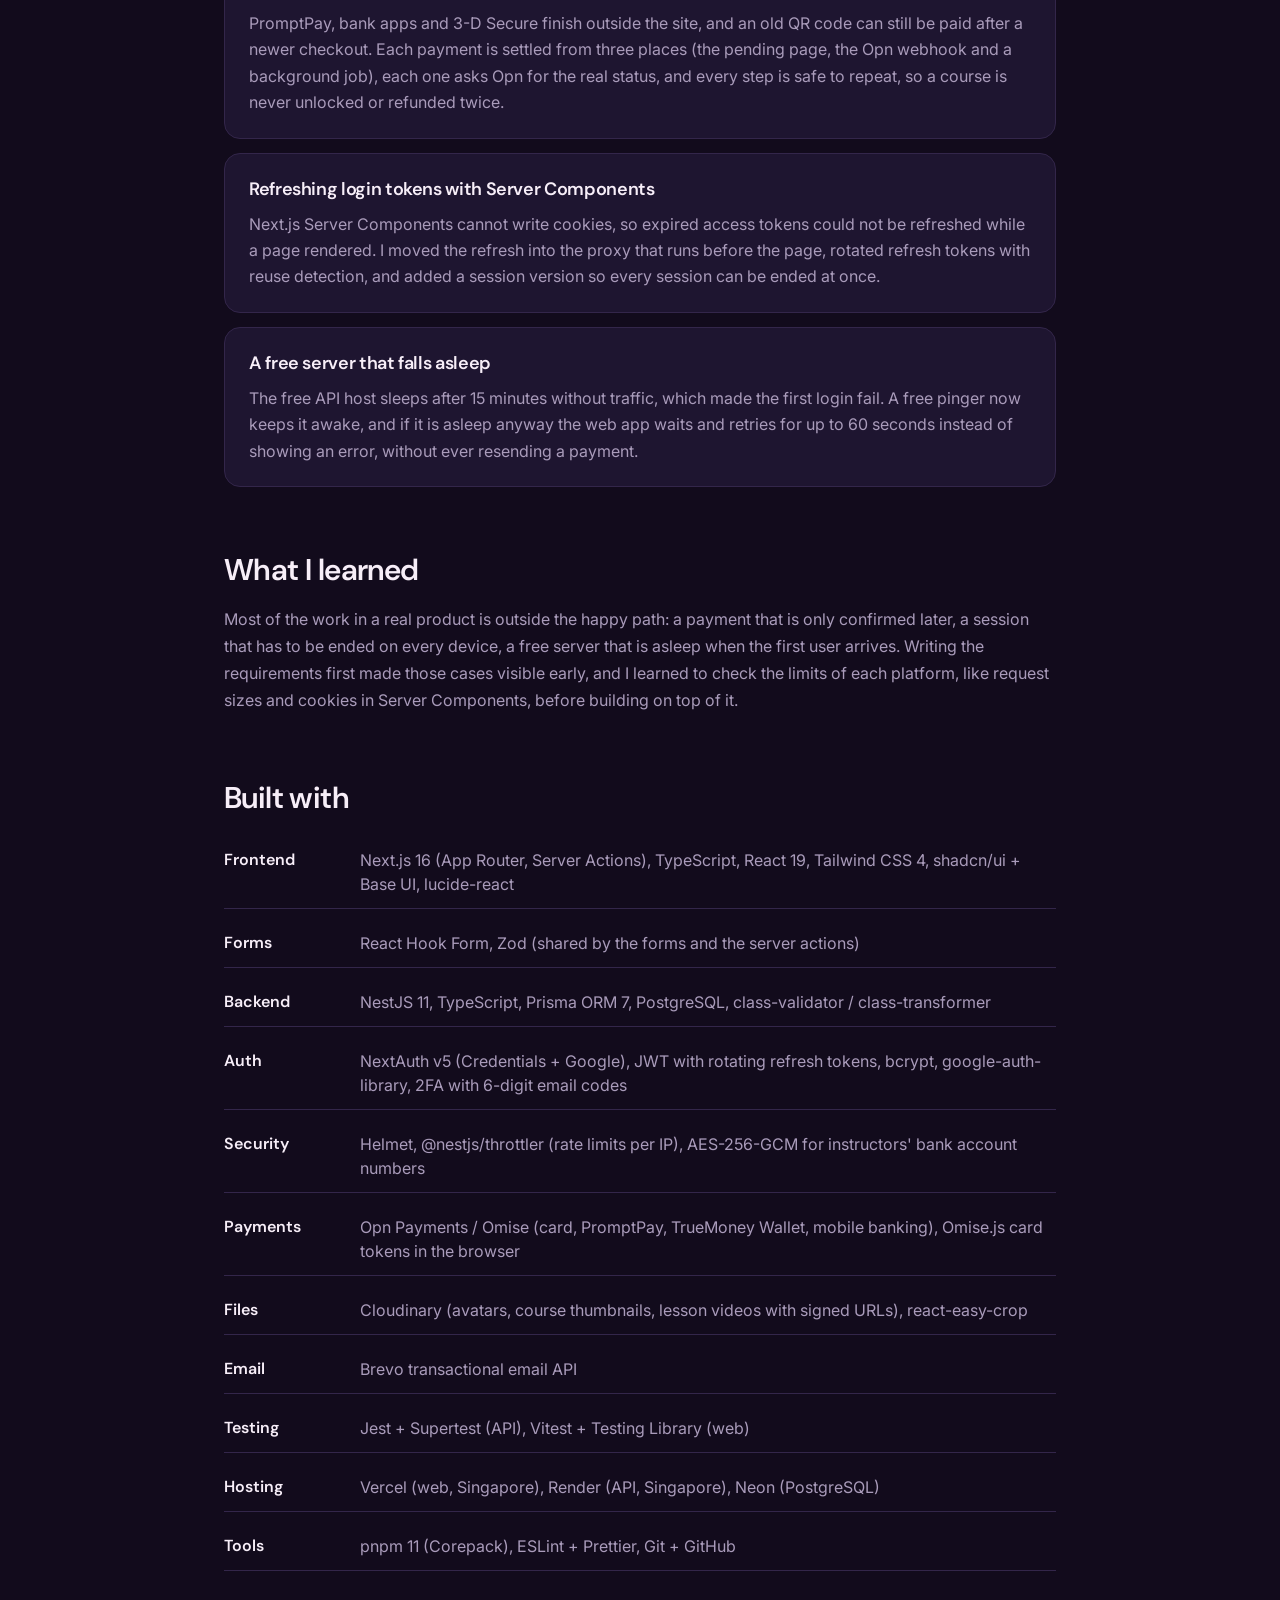
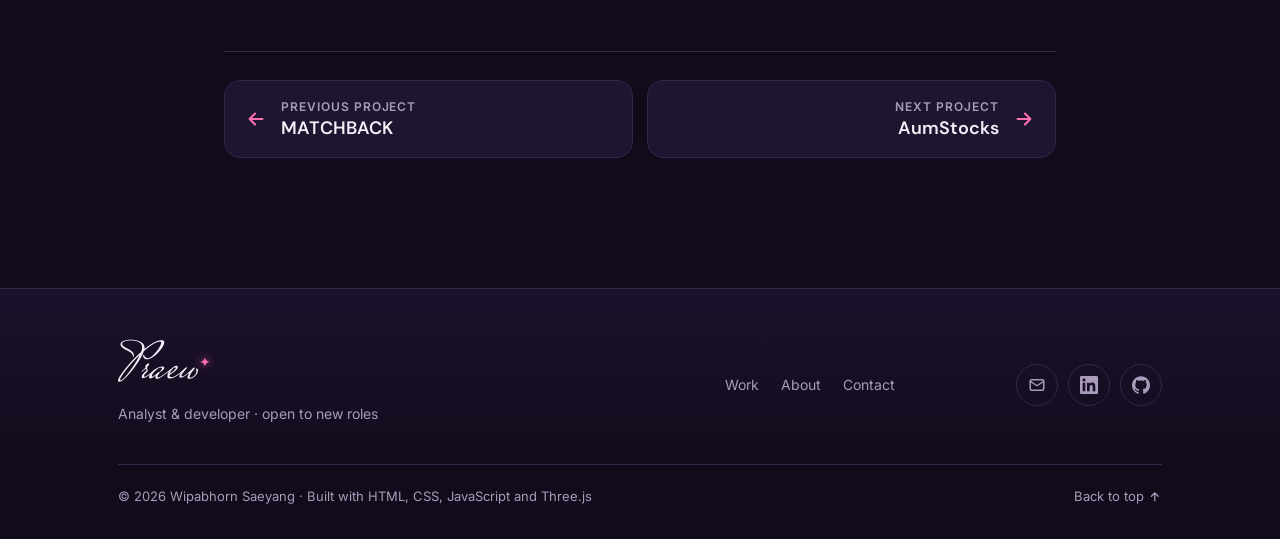
<file: projects/learnora.html>
<!doctype html>
<html lang="en">
  <head>
    <meta charset="utf-8" />
    <meta name="viewport" content="width=device-width, initial-scale=1" />
    <title>Learnora — Wipabhorn Saeyang</title>
    <meta name="description" content="An online course marketplace where instructors sell video courses and learners buy and study them in the browser." />
    <link rel="preconnect" href="https://fonts.googleapis.com" />
    <link rel="preconnect" href="https://fonts.gstatic.com" crossorigin />
    <link
      href="https://fonts.googleapis.com/css2?family=DM+Sans:wght@400;500;600;700&family=Inter:wght@400;500;600&family=Mrs+Saint+Delafield&display=swap"
      rel="stylesheet"
    />
    <link rel="stylesheet" href="../styles.css?v=20261102-srs-rose" />
  </head>
  <!-- "scrolled" keeps the nav visible on phones (on the home page main.js adds it) -->
  <body class="scrolled">
    <nav>
      <a class="brand" href="../index.html" aria-label="Praew, home">
        <span class="brand-sign">Praew</span>
        <span class="brand-star" aria-hidden="true">&#10022;</span>
      </a>
      <div class="links">
        <a class="active is-current" href="../index.html#work" aria-current="page">Work</a><a href="../index.html#about">About</a
        ><a href="../links.html">Contact</a>
      </div>
    </nav>

    <!-- CASE STUDY: why, who, what, my part, challenges, lessons, stack.
         A dashed pink box (class="cs-todo") marks text that still needs writing. -->
    <main class="cs-page">
      <div class="crumbs" role="navigation" aria-label="Breadcrumb"><ol><li><a href="../index.html#work">Work</a></li><li><span aria-current="page">Learnora</span></li></ol></div>

      <header class="cs-head">
        <span class="rc-tag">Solo project · E-learning marketplace</span>
        <h1>Learnora</h1>
        <p class="cs-summary">An online course marketplace where instructors sell video courses, learners buy and study them in the browser, and admins run the platform.</p>
        <div class="cs-actions">
          <a class="btn-pill" href="https://learnora-th.vercel.app/" target="_blank" rel="noopener">Visit live site <svg class="i i-out" width="1em" height="1em" fill="none" stroke="currentColor" stroke-width="2.2" stroke-linecap="round" stroke-linejoin="round" viewBox="0 0 24 24" aria-hidden="true"><path d="M7 17L17 7M8 7h9v9"/></svg></a>
          <a class="btn-pill-outline" href="https://github.com/wipabhorn-s/learnora" target="_blank" rel="noopener">GitHub</a>
          <a class="btn-pill-outline" href="learnora-srs.html">SRS</a>
          <a class="btn-pill-outline" href="learnora-erd.html">ERD</a>
        </div>
      </header>

      <div class="cs-cover" style="background: linear-gradient(135deg, #5B2A9C, #E879C9)">
        <img src="../images/learnora.jpg" alt="Learnora home page: Learn new skills, at your own pace" />
      </div>

      <div class="cs-facts">
          <div class="cs-fact">
            <span>Role</span>
            <strong>Everything: requirements, design, frontend, backend, deployment</strong>
          </div>
          <div class="cs-fact">
            <span>Team</span>
            <strong>Solo</strong>
          </div>
          <div class="cs-fact">
            <span>Timeline</span>
            <strong>5 Jul – 4 Aug 2026</strong>
          </div>
          <div class="cs-fact">
            <span>Stack</span>
            <strong>Next.js · NestJS · PostgreSQL</strong>
          </div>
      </div>

      <section class="cs-section">
        <h2>Why I built it</h2>
        <p>
          I wanted one project that I planned and built from start to finish on my own, covering everything a real product needs: requirements, a database, an API, a web app, sign-in, payments, file uploads and an admin area. An online course marketplace needs all of them at once, with real money and real files moving through it, so every shortcut shows.
        </p>
      </section>

      <section class="cs-section">
        <h2>Who it is for</h2>
        <p>
          Learners search for practical courses, pay with the methods people use in Thailand (cards, PromptPay, TrueMoney and mobile banking) and study at their own pace, picking up each lesson where they left off. Instructors publish video courses, set the price and how long access lasts, and receive 70% of each sale. Admins keep the marketplace fair: they moderate courses, decide refund requests and record instructor payouts. Teaching is a capability rather than a separate role, so one account can learn and teach.
        </p>
      </section>

      <section class="cs-section">
        <h2>Requirements first</h2>
        <p>
          Before writing code I wrote a Software Requirements Specification: five kinds of user (guest, student, instructor, admin and super admin), 71 functional requirements in 14 groups, and a 16-table data model. It became the checklist I built and tested against.
        </p>
        <div class="cs-docs">
          <a class="cs-doc" href="learnora-srs.html">
            <span class="cs-doc-kicker">SRS</span>
            <div class="cs-srs-preview" aria-hidden="true">
              <div class="cs-srs-sheet">
                <div class="cs-srs-sheet-head"><span>LEARNORA / SRS</span><span>✦</span></div>
                <span class="cs-srs-sheet-title">Requirements<br>specification</span>
                <div class="cs-srs-lines"><span>01</span><span>02</span><span>03</span></div>
              </div>
              <div class="cs-srs-stamp"><span><strong>71</strong><small>requirements</small></span></div>
            </div>
            <h3>Software Requirements Specification</h3>
            <p>Roles, features and 71 numbered requirements, with the original document as a PDF.</p>
            <span class="cs-doc-go">Read the SRS <svg class="i i-right" width="1em" height="1em" fill="none" stroke="currentColor" stroke-width="2.2" stroke-linecap="round" stroke-linejoin="round" viewBox="0 0 24 24" aria-hidden="true"><path d="M5 12h14M13 6l6 6-6 6"/></svg></span>
          </a>
          <a class="cs-doc" href="learnora-erd.html">
            <span class="cs-doc-kicker">ERD</span>
            <div class="cs-doc-thumb"><img src="../images/erd/learnora.svg" alt="" loading="lazy" /></div>
            <h3>Entity relationship diagram</h3>
            <p>16 tables: users, courses, lessons, purchases, refunds, payouts and the security tables.</p>
            <span class="cs-doc-go">Open the diagram <svg class="i i-right" width="1em" height="1em" fill="none" stroke="currentColor" stroke-width="2.2" stroke-linecap="round" stroke-linejoin="round" viewBox="0 0 24 24" aria-hidden="true"><path d="M5 12h14M13 6l6 6-6 6"/></svg></span>
          </a>
        </div>
      </section>

      <section class="cs-section">
        <h2>What it does</h2>
        <ul class="cs-list">
          <li>Checkout through Opn Payments with cards (including 3-D Secure), PromptPay QR, TrueMoney and mobile banking from five Thai banks. It runs in test mode, so no real money moves. Free courses are enrolled in one click.</li>
          <li>Refund requests per course within 14 days, reviewed by an admin, who refunds only that course's price; the student is emailed either way.</li>
          <li>Instructors create courses and upload videos of up to 100&nbsp;MB straight from the browser to Cloudinary with a progress bar. Lessons play through signed links that expire after 6 hours, so shared links stop working.</li>
          <li>Instructor earnings: a 70% share that becomes available once the refund window closes, a payout bank account stored encrypted, and payouts that admins record and the instructor is emailed about.</li>
          <li>A complete account system: email verification, Google sign-in, two-factor authentication with an email code, sign out of every device, a lock after too many wrong passwords, and account deletion.</li>
          <li>Course search with filters, sorting and pagination, instructor profiles, a wishlist, a cart, and a player that tracks progress per lesson.</li>
          <li>An admin console with a revenue chart, user management, course moderation, payments, a refund queue and payouts. Super admins manage the admin accounts.</li>
        </ul>
      </section>

      <section class="cs-section">
        <h2>Challenges and decisions</h2>
        <div class="cs-challenge">
          <h3>100 MB videos on a host that accepts 4.5 MB requests</h3>
          <p>Vercel rejects large request bodies, so videos never pass through my server. The API signs a one-file upload ticket, the browser sends the file straight to Cloudinary, and when the lesson is saved the API asks Cloudinary itself whether the file exists, belongs to that instructor, is within the size limit, is a playable video and is not already used by another lesson.</p>
        </div>
        <div class="cs-challenge">
          <h3>Payments that are confirmed later</h3>
          <p>PromptPay, bank apps and 3-D Secure finish outside the site, and an old QR code can still be paid after a newer checkout. Each payment is settled from three places (the pending page, the Opn webhook and a background job), each one asks Opn for the real status, and every step is safe to repeat, so a course is never unlocked or refunded twice.</p>
        </div>
        <div class="cs-challenge">
          <h3>Refreshing login tokens with Server Components</h3>
          <p>Next.js Server Components cannot write cookies, so expired access tokens could not be refreshed while a page rendered. I moved the refresh into the proxy that runs before the page, rotated refresh tokens with reuse detection, and added a session version so every session can be ended at once.</p>
        </div>
        <div class="cs-challenge">
          <h3>A free server that falls asleep</h3>
          <p>The free API host sleeps after 15 minutes without traffic, which made the first login fail. A free pinger now keeps it awake, and if it is asleep anyway the web app waits and retries for up to 60 seconds instead of showing an error, without ever resending a payment.</p>
        </div>
      </section>

      <section class="cs-section">
        <h2>What I learned</h2>
        <p>
          Most of the work in a real product is outside the happy path: a payment that is only confirmed later, a session that has to be ended on every device, a free server that is asleep when the first user arrives. Writing the requirements first made those cases visible early, and I learned to check the limits of each platform, like request sizes and cookies in Server Components, before building on top of it.
        </p>
      </section>

      <section class="cs-section">
        <h2>Built with</h2>
        <dl class="cs-stack">
          <div><dt>Frontend</dt><dd>Next.js 16 (App Router, Server Actions), TypeScript, React 19, Tailwind CSS 4, shadcn/ui + Base UI, lucide-react</dd></div>
          <div><dt>Forms</dt><dd>React Hook Form, Zod (shared by the forms and the server actions)</dd></div>
          <div><dt>Backend</dt><dd>NestJS 11, TypeScript, Prisma ORM 7, PostgreSQL, class-validator / class-transformer</dd></div>
          <div><dt>Auth</dt><dd>NextAuth v5 (Credentials + Google), JWT with rotating refresh tokens, bcrypt, google-auth-library, 2FA with 6-digit email codes</dd></div>
          <div><dt>Security</dt><dd>Helmet, @nestjs/throttler (rate limits per IP), AES-256-GCM for instructors' bank account numbers</dd></div>
          <div><dt>Payments</dt><dd>Opn Payments / Omise (card, PromptPay, TrueMoney Wallet, mobile banking), Omise.js card tokens in the browser</dd></div>
          <div><dt>Files</dt><dd>Cloudinary (avatars, course thumbnails, lesson videos with signed URLs), react-easy-crop</dd></div>
          <div><dt>Email</dt><dd>Brevo transactional email API</dd></div>
          <div><dt>Testing</dt><dd>Jest + Supertest (API), Vitest + Testing Library (web)</dd></div>
          <div><dt>Hosting</dt><dd>Vercel (web, Singapore), Render (API, Singapore), Neon (PostgreSQL)</dd></div>
          <div><dt>Tools</dt><dd>pnpm 11 (Corepack), ESLint + Prettier, Git + GitHub</dd></div>
        </dl>
      </section>

      <div class="cs-pager" role="navigation" aria-label="More pages">
        <a class="cs-pager-link prev" href="matchback.html"><svg class="i i-left" width="1em" height="1em" fill="none" stroke="currentColor" stroke-width="2.2" stroke-linecap="round" stroke-linejoin="round" viewBox="0 0 24 24" aria-hidden="true"><path d="M19 12H5M11 6l-6 6 6 6"/></svg><span><small>Previous project</small>MATCHBACK</span></a>
        <a class="cs-pager-link next" href="aumstocks.html"><span><small>Next project</small>AumStocks</span><svg class="i i-right" width="1em" height="1em" fill="none" stroke="currentColor" stroke-width="2.2" stroke-linecap="round" stroke-linejoin="round" viewBox="0 0 24 24" aria-hidden="true"><path d="M5 12h14M13 6l6 6-6 6"/></svg></a>
      </div>
    </main>

    <footer class="site-footer">
      <div class="wrap">
        <div class="footer-top">
          <div class="footer-id">
            <a class="footer-brand" href="../index.html" aria-label="Praew, home">
              <span class="brand-sign">Praew</span>
              <span class="brand-star" aria-hidden="true">&#10022;</span>
            </a>
            <p>Analyst &amp; developer &middot; open to new roles</p>
          </div>
          <div class="footer-links">
            <a href="../index.html#work">Work</a>
            <a href="../index.html#about">About</a>
            <a href="../links.html">Contact</a>
          </div>
          <div class="footer-social">
            <a href="mailto:wipabhorn26@gmail.com" aria-label="Email"><svg class="footer-icon" viewBox="0 0 24 24" width="20" height="20" fill="none" stroke="currentColor" stroke-width="2" stroke-linecap="round" stroke-linejoin="round" aria-hidden="true"> <rect x="3" y="5" width="18" height="14" rx="2" /> <path d="M3 7l9 6 9-6" /> </svg></a>
            <a href="https://www.linkedin.com/in/wipabhorn-s/" target="_blank" rel="noopener" aria-label="LinkedIn"><svg class="footer-icon" viewBox="0 0 24 24" width="20" height="20" fill="currentColor" aria-hidden="true"> <path d="M20.447 20.452h-3.554v-5.569c0-1.328-.027-3.037-1.852-3.037-1.853 0-2.136 1.445-2.136 2.939v5.667H9.351V9h3.414v1.561h.046c.477-.9 1.637-1.85 3.37-1.85 3.601 0 4.267 2.37 4.267 5.455v6.286zM5.337 7.433c-1.144 0-2.063-.926-2.063-2.065 0-1.138.92-2.063 2.063-2.063 1.14 0 2.064.925 2.064 2.063 0 1.139-.925 2.065-2.064 2.065zm1.782 13.019H3.555V9h3.564v11.452zM22.225 0H1.771C.792 0 0 .774 0 1.729v20.542C0 23.227.792 24 1.771 24h20.451C23.2 24 24 23.227 24 22.271V1.729C24 .774 23.2 0 22.222 0h.003z" /> </svg></a>
            <a href="https://github.com/wipabhorn-s" target="_blank" rel="noopener" aria-label="GitHub"><svg class="footer-icon" viewBox="0 0 24 24" width="20" height="20" fill="currentColor" aria-hidden="true"> <path d="M12 .297c-6.63 0-12 5.373-12 12 0 5.303 3.438 9.8 8.205 11.385.6.113.82-.258.82-.577 0-.285-.01-1.04-.015-2.04-3.338.724-4.042-1.61-4.042-1.61C4.422 18.07 3.633 17.7 3.633 17.7c-1.087-.744.084-.729.084-.729 1.205.084 1.838 1.236 1.838 1.236 1.07 1.835 2.809 1.305 3.495.998.108-.776.417-1.305.76-1.605-2.665-.3-5.466-1.332-5.466-5.93 0-1.31.465-2.38 1.235-3.22-.135-.303-.54-1.523.105-3.176 0 0 1.005-.322 3.3 1.23.96-.267 1.98-.399 3-.405 1.02.006 2.04.138 3 .405 2.28-1.552 3.285-1.23 3.285-1.23.645 1.653.24 2.873.12 3.176.765.84 1.23 1.91 1.23 3.22 0 4.61-2.805 5.625-5.475 5.92.42.36.81 1.096.81 2.22 0 1.606-.015 2.896-.015 3.286 0 .315.21.69.825.57C20.565 22.092 24 17.592 24 12.297c0-6.627-5.373-12-12-12" /> </svg></a>
          </div>
        </div>
        <div class="footer-bottom">
          <p>&copy; 2026 Wipabhorn Saeyang &middot; Built with HTML, CSS, JavaScript and Three.js</p>
          <a class="footer-up" href="#">Back to top <svg class="i i-up" width="1em" height="1em" fill="none" stroke="currentColor" stroke-width="2.2" stroke-linecap="round" stroke-linejoin="round" viewBox="0 0 24 24" aria-hidden="true"><path d="M12 19V5M6 11l6-6 6 6"/></svg></a>
        </div>
      </div>
    </footer>
  </body>
</html>
</file>
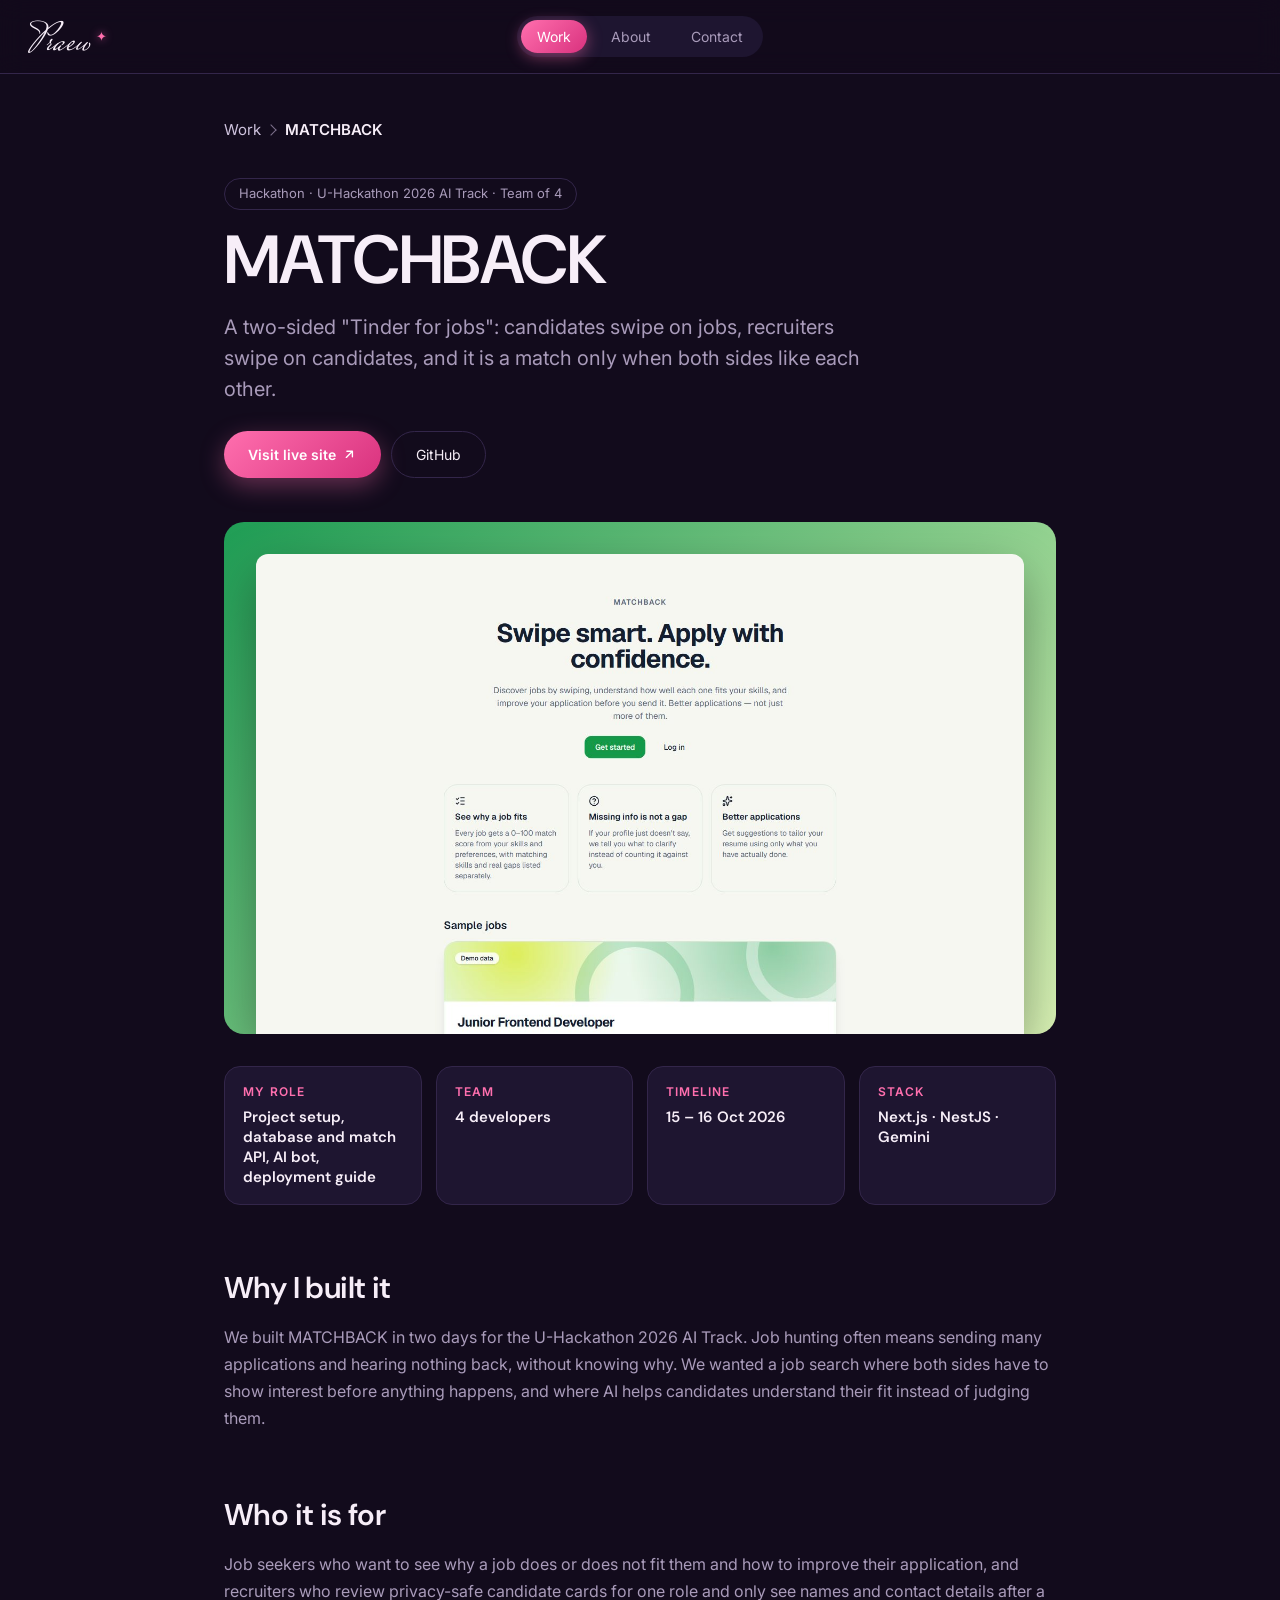
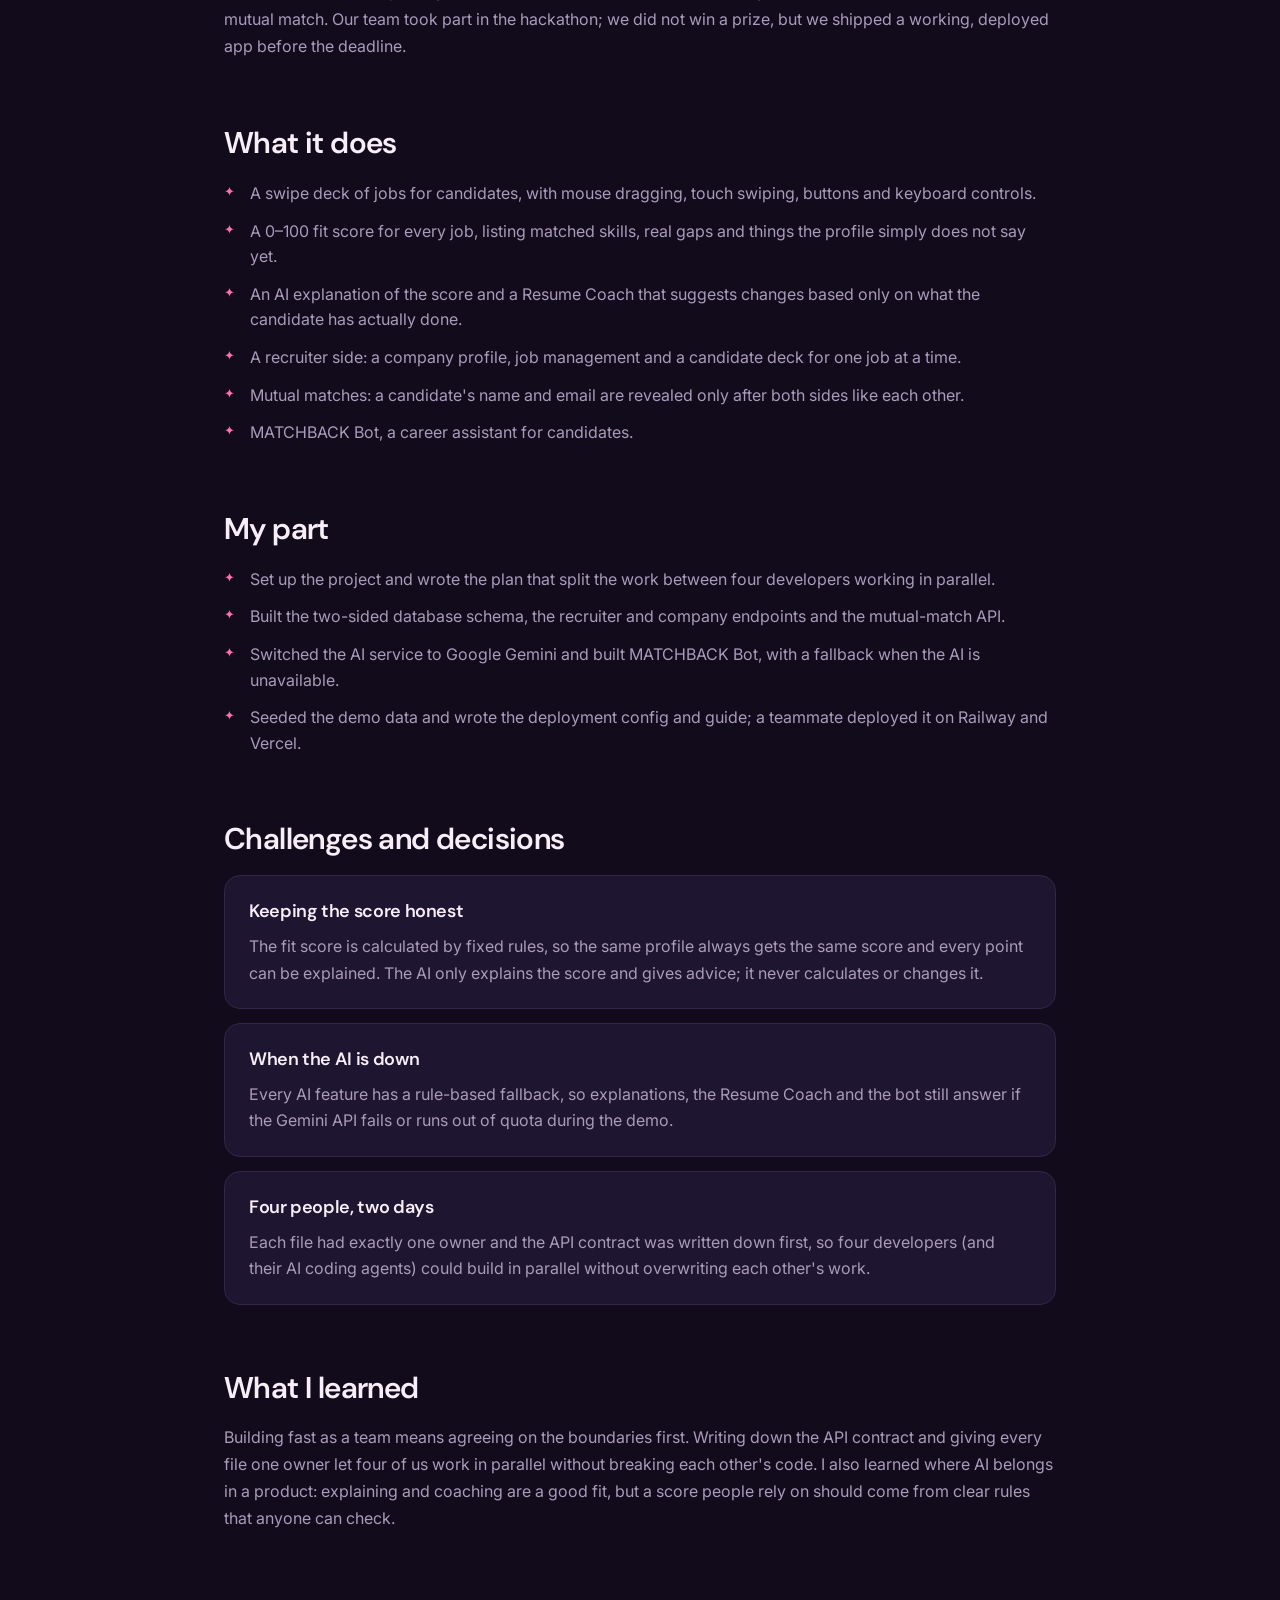
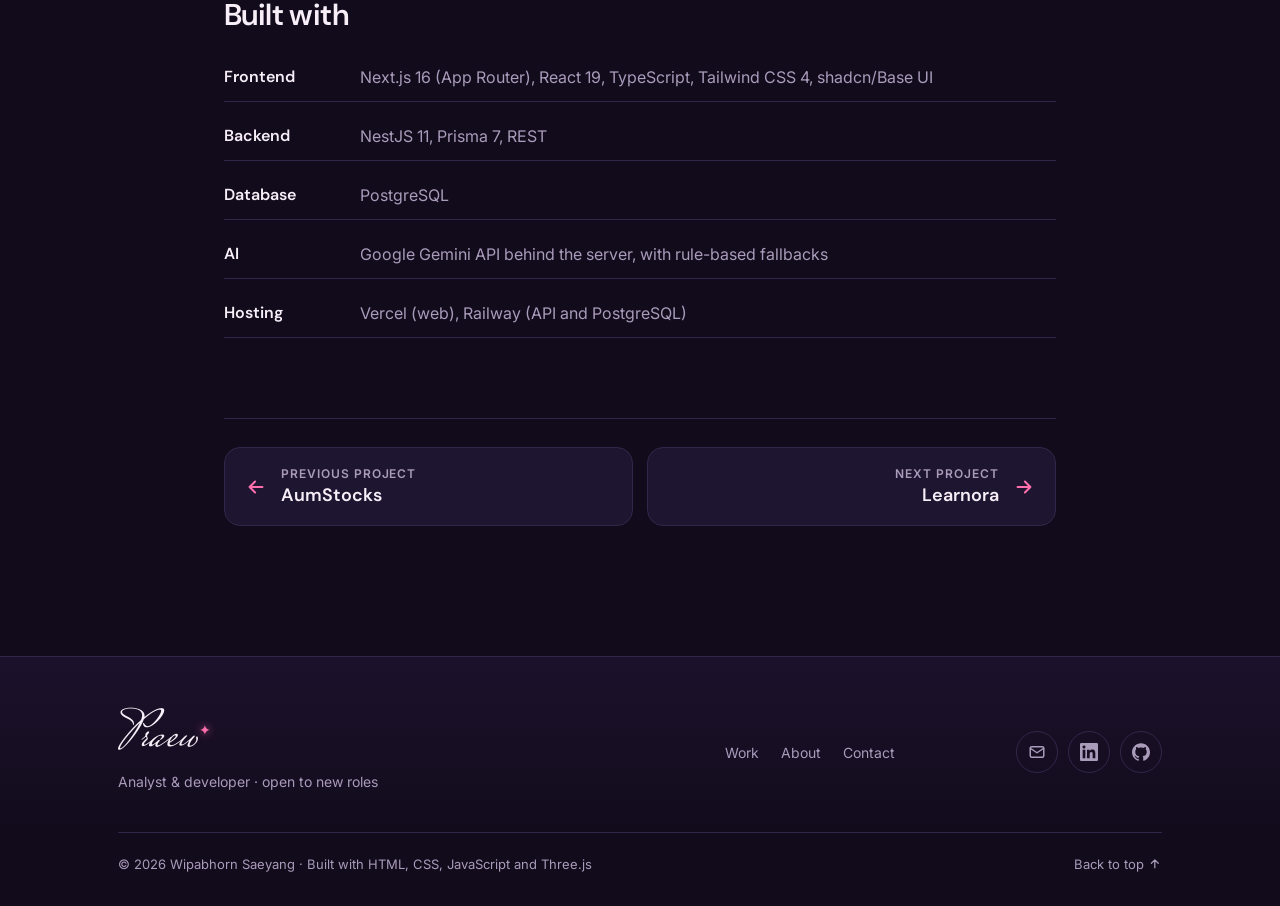
<file: projects/matchback.html>
<!doctype html>
<html lang="en">
  <head>
    <meta charset="utf-8" />
    <meta name="viewport" content="width=device-width, initial-scale=1" />
    <title>MATCHBACK — Wipabhorn Saeyang</title>
    <meta name="description" content="A two-sided &quot;Tinder for jobs&quot;: candidates swipe on jobs, recruiters swipe on candidates, and it is a match only when both sides like each other." />
    <link rel="preconnect" href="https://fonts.googleapis.com" />
    <link rel="preconnect" href="https://fonts.gstatic.com" crossorigin />
    <link
      href="https://fonts.googleapis.com/css2?family=DM+Sans:wght@400;500;600;700&family=Inter:wght@400;500;600&family=Mrs+Saint+Delafield&display=swap"
      rel="stylesheet"
    />
    <link rel="stylesheet" href="../styles.css?v=20261102" />
  </head>
  <!-- "scrolled" keeps the nav visible on phones (on the home page main.js adds it) -->
  <body class="scrolled">
    <nav>
      <a class="brand" href="../index.html" aria-label="Praew, home">
        <span class="brand-sign">Praew</span>
        <span class="brand-star" aria-hidden="true">&#10022;</span>
      </a>
      <div class="links">
        <a class="active is-current" href="../index.html#work" aria-current="page">Work</a><a href="../index.html#about">About</a
        ><a href="../links.html">Contact</a>
      </div>
    </nav>

    <!-- CASE STUDY: why, who, what, my part, challenges, lessons, stack.
         A dashed pink box (class="cs-todo") marks text that still needs writing. -->
    <main class="cs-page">
      <div class="crumbs" role="navigation" aria-label="Breadcrumb"><ol><li><a href="../index.html#work">Work</a></li><li><span aria-current="page">MATCHBACK</span></li></ol></div>

      <header class="cs-head">
        <span class="rc-tag">Hackathon · U-Hackathon 2026 AI Track · Team of 4</span>
        <h1>MATCHBACK</h1>
        <p class="cs-summary">A two-sided "Tinder for jobs": candidates swipe on jobs, recruiters swipe on candidates, and it is a match only when both sides like each other.</p>
        <div class="cs-actions">
          <a class="btn-pill" href="https://matchback-web-taupe.vercel.app/" target="_blank" rel="noopener">Visit live site <svg class="i i-out" width="1em" height="1em" fill="none" stroke="currentColor" stroke-width="2.2" stroke-linecap="round" stroke-linejoin="round" viewBox="0 0 24 24" aria-hidden="true"><path d="M7 17L17 7M8 7h9v9"/></svg></a>
          <a class="btn-pill-outline" href="https://github.com/Aum40/matchback" target="_blank" rel="noopener">GitHub</a>
        </div>
      </header>

      <div class="cs-cover" style="background: linear-gradient(135deg, #1F9D55, #D9F2B4)">
        <img src="../images/matchback.jpg" alt="MATCHBACK home page: Swipe smart. Apply with confidence." />
      </div>

      <div class="cs-facts">
          <div class="cs-fact">
            <span>My role</span>
            <strong>Project setup, database and match API, AI bot, deployment guide</strong>
          </div>
          <div class="cs-fact">
            <span>Team</span>
            <strong>4 developers</strong>
          </div>
          <div class="cs-fact">
            <span>Timeline</span>
            <strong>15 – 16 Oct 2026</strong>
          </div>
          <div class="cs-fact">
            <span>Stack</span>
            <strong>Next.js · NestJS · Gemini</strong>
          </div>
      </div>

      <section class="cs-section">
        <h2>Why I built it</h2>
        <p>
          We built MATCHBACK in two days for the U-Hackathon 2026 AI Track. Job hunting often means sending many applications and hearing nothing back, without knowing why. We wanted a job search where both sides have to show interest before anything happens, and where AI helps candidates understand their fit instead of judging them.
        </p>
      </section>

      <section class="cs-section">
        <h2>Who it is for</h2>
        <p>
          Job seekers who want to see why a job does or does not fit them and how to improve their application, and recruiters who review privacy-safe candidate cards for one role and only see names and contact details after a mutual match. Our team took part in the hackathon; we did not win a prize, but we shipped a working, deployed app before the deadline.
        </p>
      </section>

      <section class="cs-section">
        <h2>What it does</h2>
        <ul class="cs-list">
          <li>A swipe deck of jobs for candidates, with mouse dragging, touch swiping, buttons and keyboard controls.</li>
          <li>A 0–100 fit score for every job, listing matched skills, real gaps and things the profile simply does not say yet.</li>
          <li>An AI explanation of the score and a Resume Coach that suggests changes based only on what the candidate has actually done.</li>
          <li>A recruiter side: a company profile, job management and a candidate deck for one job at a time.</li>
          <li>Mutual matches: a candidate's name and email are revealed only after both sides like each other.</li>
          <li>MATCHBACK Bot, a career assistant for candidates.</li>
        </ul>
      </section>

      <section class="cs-section">
        <h2>My part</h2>
        <ul class="cs-list">
          <li>Set up the project and wrote the plan that split the work between four developers working in parallel.</li>
          <li>Built the two-sided database schema, the recruiter and company endpoints and the mutual-match API.</li>
          <li>Switched the AI service to Google Gemini and built MATCHBACK Bot, with a fallback when the AI is unavailable.</li>
          <li>Seeded the demo data and wrote the deployment config and guide; a teammate deployed it on Railway and Vercel.</li>
        </ul>
      </section>

      <section class="cs-section">
        <h2>Challenges and decisions</h2>
        <div class="cs-challenge">
          <h3>Keeping the score honest</h3>
          <p>The fit score is calculated by fixed rules, so the same profile always gets the same score and every point can be explained. The AI only explains the score and gives advice; it never calculates or changes it.</p>
        </div>
        <div class="cs-challenge">
          <h3>When the AI is down</h3>
          <p>Every AI feature has a rule-based fallback, so explanations, the Resume Coach and the bot still answer if the Gemini API fails or runs out of quota during the demo.</p>
        </div>
        <div class="cs-challenge">
          <h3>Four people, two days</h3>
          <p>Each file had exactly one owner and the API contract was written down first, so four developers (and their AI coding agents) could build in parallel without overwriting each other's work.</p>
        </div>
      </section>

      <section class="cs-section">
        <h2>What I learned</h2>
        <p>
          Building fast as a team means agreeing on the boundaries first. Writing down the API contract and giving every file one owner let four of us work in parallel without breaking each other's code. I also learned where AI belongs in a product: explaining and coaching are a good fit, but a score people rely on should come from clear rules that anyone can check.
        </p>
      </section>

      <section class="cs-section">
        <h2>Built with</h2>
        <dl class="cs-stack">
          <div><dt>Frontend</dt><dd>Next.js 16 (App Router), React 19, TypeScript, Tailwind CSS 4, shadcn/Base UI</dd></div>
          <div><dt>Backend</dt><dd>NestJS 11, Prisma 7, REST</dd></div>
          <div><dt>Database</dt><dd>PostgreSQL</dd></div>
          <div><dt>AI</dt><dd>Google Gemini API behind the server, with rule-based fallbacks</dd></div>
          <div><dt>Hosting</dt><dd>Vercel (web), Railway (API and PostgreSQL)</dd></div>
        </dl>
      </section>

      <div class="cs-pager" role="navigation" aria-label="More pages">
        <a class="cs-pager-link prev" href="aumstocks.html"><svg class="i i-left" width="1em" height="1em" fill="none" stroke="currentColor" stroke-width="2.2" stroke-linecap="round" stroke-linejoin="round" viewBox="0 0 24 24" aria-hidden="true"><path d="M19 12H5M11 6l-6 6 6 6"/></svg><span><small>Previous project</small>AumStocks</span></a>
        <a class="cs-pager-link next" href="learnora.html"><span><small>Next project</small>Learnora</span><svg class="i i-right" width="1em" height="1em" fill="none" stroke="currentColor" stroke-width="2.2" stroke-linecap="round" stroke-linejoin="round" viewBox="0 0 24 24" aria-hidden="true"><path d="M5 12h14M13 6l6 6-6 6"/></svg></a>
      </div>
    </main>

    <footer class="site-footer">
      <div class="wrap">
        <div class="footer-top">
          <div class="footer-id">
            <a class="footer-brand" href="../index.html" aria-label="Praew, home">
              <span class="brand-sign">Praew</span>
              <span class="brand-star" aria-hidden="true">&#10022;</span>
            </a>
            <p>Analyst &amp; developer &middot; open to new roles</p>
          </div>
          <div class="footer-links">
            <a href="../index.html#work">Work</a>
            <a href="../index.html#about">About</a>
            <a href="../links.html">Contact</a>
          </div>
          <div class="footer-social">
            <a href="mailto:wipabhorn26@gmail.com" aria-label="Email"><svg class="footer-icon" viewBox="0 0 24 24" width="20" height="20" fill="none" stroke="currentColor" stroke-width="2" stroke-linecap="round" stroke-linejoin="round" aria-hidden="true"> <rect x="3" y="5" width="18" height="14" rx="2" /> <path d="M3 7l9 6 9-6" /> </svg></a>
            <a href="https://www.linkedin.com/in/wipabhorn-s/" target="_blank" rel="noopener" aria-label="LinkedIn"><svg class="footer-icon" viewBox="0 0 24 24" width="20" height="20" fill="currentColor" aria-hidden="true"> <path d="M20.447 20.452h-3.554v-5.569c0-1.328-.027-3.037-1.852-3.037-1.853 0-2.136 1.445-2.136 2.939v5.667H9.351V9h3.414v1.561h.046c.477-.9 1.637-1.85 3.37-1.85 3.601 0 4.267 2.37 4.267 5.455v6.286zM5.337 7.433c-1.144 0-2.063-.926-2.063-2.065 0-1.138.92-2.063 2.063-2.063 1.14 0 2.064.925 2.064 2.063 0 1.139-.925 2.065-2.064 2.065zm1.782 13.019H3.555V9h3.564v11.452zM22.225 0H1.771C.792 0 0 .774 0 1.729v20.542C0 23.227.792 24 1.771 24h20.451C23.2 24 24 23.227 24 22.271V1.729C24 .774 23.2 0 22.222 0h.003z" /> </svg></a>
            <a href="https://github.com/wipabhorn-s" target="_blank" rel="noopener" aria-label="GitHub"><svg class="footer-icon" viewBox="0 0 24 24" width="20" height="20" fill="currentColor" aria-hidden="true"> <path d="M12 .297c-6.63 0-12 5.373-12 12 0 5.303 3.438 9.8 8.205 11.385.6.113.82-.258.82-.577 0-.285-.01-1.04-.015-2.04-3.338.724-4.042-1.61-4.042-1.61C4.422 18.07 3.633 17.7 3.633 17.7c-1.087-.744.084-.729.084-.729 1.205.084 1.838 1.236 1.838 1.236 1.07 1.835 2.809 1.305 3.495.998.108-.776.417-1.305.76-1.605-2.665-.3-5.466-1.332-5.466-5.93 0-1.31.465-2.38 1.235-3.22-.135-.303-.54-1.523.105-3.176 0 0 1.005-.322 3.3 1.23.96-.267 1.98-.399 3-.405 1.02.006 2.04.138 3 .405 2.28-1.552 3.285-1.23 3.285-1.23.645 1.653.24 2.873.12 3.176.765.84 1.23 1.91 1.23 3.22 0 4.61-2.805 5.625-5.475 5.92.42.36.81 1.096.81 2.22 0 1.606-.015 2.896-.015 3.286 0 .315.21.69.825.57C20.565 22.092 24 17.592 24 12.297c0-6.627-5.373-12-12-12" /> </svg></a>
          </div>
        </div>
        <div class="footer-bottom">
          <p>&copy; 2026 Wipabhorn Saeyang &middot; Built with HTML, CSS, JavaScript and Three.js</p>
          <a class="footer-up" href="#">Back to top <svg class="i i-up" width="1em" height="1em" fill="none" stroke="currentColor" stroke-width="2.2" stroke-linecap="round" stroke-linejoin="round" viewBox="0 0 24 24" aria-hidden="true"><path d="M12 19V5M6 11l6-6 6 6"/></svg></a>
        </div>
      </div>
    </footer>
  </body>
</html>
</file>
<file: styles.css>
:root{
  /* theme: deep plum night + pink */
  --bg:#120B1C;          /* page background: purple so dark it is almost black */
  --card:#1E1530;        /* raised surfaces */
  --line:#33264A;        /* borders */
  --ink:#F7EEF8;         /* main text */
  --ink-soft:#A99BBA;    /* secondary text */
  --accent:#FF6FAE;      /* bright pink: buttons, highlights */
  --accent-deep:#D9327E; /* deeper pink: gradients, hover */
  --accent-soft:#F7B6D2; /* pastel pink */
  --lavender:#C9B8F5;
  --radius-lg:40px; --radius-md:20px; --radius-sm:12px;
  --sans:"Inter", -apple-system, sans-serif;
  --disp:"DM Sans", -apple-system, sans-serif;
}
:root[data-theme="dark"]{
  --bg:#111111; --card:#1B1B1B; --line:#2A2A2A; --ink:#F7F7F7; --ink-soft:#9A9A9A;
}
*{ box-sizing:border-box; }
html{ scroll-behavior:smooth; }
body{ margin:0; background:var(--bg); color:var(--ink); font-family:var(--sans); line-height:1.5; overflow-x:hidden; }
h1,h2,h3{ font-family:var(--disp); font-weight:600; margin:0; letter-spacing:-0.02em; }
p{ margin:0; color:var(--ink-soft); }
a{ text-decoration:none; color:inherit; }
.wrap{ max-width:1100px; margin:0 auto; padding:0 28px; }
@media (max-width:640px){ .wrap{ padding:0 20px; } }

.btn-pill{
  display:inline-flex; align-items:center; justify-content:center;
  padding:12px 24px; border-radius:100px; color:#FFFFFF;
  background:linear-gradient(135deg, var(--accent), var(--accent-deep));
  box-shadow:0 8px 24px rgba(255,111,174,.35);
  font-size:14px; font-weight:600; border:none; cursor:pointer;
  transition:transform .2s ease, box-shadow .2s ease;
}
.btn-pill:hover{ transform:translateY(-2px); box-shadow:0 12px 32px rgba(255,111,174,.55); }
.btn-pill-outline{
  display:inline-flex; padding:12px 24px; border-radius:100px; border:1px solid var(--line);
  font-size:14px; color:var(--ink);
  transition:border-color .2s ease, background .2s ease;
}
.btn-pill-outline:hover{ border-color:var(--accent-soft); background:rgba(255,255,255,.04); }
button.btn-pill-outline{ background:none; font-family:inherit; line-height:inherit; cursor:pointer; }

/* ---------- nav ---------- */
nav{ position:sticky; top:0; z-index:40; display:grid; grid-template-columns: 1fr auto 1fr; align-items:center;
  padding:16px 28px; background:rgba(18,11,28,.72); backdrop-filter:blur(12px); -webkit-backdrop-filter:blur(12px); border-bottom:1px solid var(--line); }
/* brand: "Praew" signature + a little twinkling star */
nav .brand{ display:flex; align-items:flex-start; gap:2px; justify-self:start; height:36px; } /* fixed height: nav stays as tall as before */
nav .brand-sign{ font-family:"Mrs Saint Delafield", cursive; font-size:40px; line-height:40px; margin-top:6px; /* script fonts sit high: nudge down to the true middle */ color:var(--ink); padding-right:4px; }
nav .brand-star{ display:inline-block; margin-top:8px; font-size:13px; color:var(--accent); text-shadow:0 0 8px rgba(255,111,174,.8); animation:brand-twinkle 2.4s ease-in-out infinite; }
@keyframes brand-twinkle{ 50%{ opacity:.4; transform:scale(.7) rotate(45deg); } }
@media (prefers-reduced-motion:reduce){ nav .brand-star{ animation:none; } }
nav .links{ justify-self: center; gap:8px; background:var(--card); border-radius:100px; padding:10px; font-size:14px; }
nav .links a{ position:relative; z-index:1; padding:6px 16px; border-radius:100px; color:var(--ink-soft); transition:color .3s ease; }
nav .links a:hover{ color:var(--ink); }

/* SCROLLSPY: the link of the section you are looking at gets a pink pill.
   The pill is ONE element (.nav-pill) that slides between links, made in
   main.js, which also adds .active to the current link. */
nav .links{ position:relative; display:flex; align-items:center; padding:4px; } /* same overall height as before */
nav .links a.active{ color:#FFFFFF; }
nav .nav-pill{
  position:absolute; top:4px; bottom:4px; left:0; width:0; z-index:0;
  border-radius:100px; opacity:0;
  background:linear-gradient(135deg, var(--accent), var(--accent-deep));
  box-shadow:0 4px 16px rgba(255,111,174,.45);
  transition:transform .45s cubic-bezier(.2,.8,.2,1), width .45s cubic-bezier(.2,.8,.2,1), opacity .3s ease;
}
@media (prefers-reduced-motion:reduce){ nav .nav-pill{ transition:opacity .2s; } }
@media (max-width:700px){ nav .links{ display:none; } }

/* ==================================================================
   TECHNIQUE A — sticky pinned background + cards that scroll over it
   naturally (pure CSS, this is how your reference site actually does it —
   no JavaScript needed)
   ================================================================== */
.works{ position:relative; }
.works-sticky{
  position:sticky; top:0; height:100vh; overflow:hidden;
  display:flex; align-items:center; justify-content:center;
  z-index:0;
}
.pin-bg{ position:absolute; inset:0; background:
    radial-gradient(circle at 30% 20%, rgba(255,111,174,.35) 0%, transparent 45%),
    linear-gradient(180deg, #1B1029 0%, #3A1F52 55%, #5E2A62 100%); }
/* LIQUID GRADIENT: soft pink / orchid / violet pools that swirl into each
   other like water. No dark colours and no hard edges.
   How: two huge round "colour fields" (::before and ::after), each painted
   with a few very soft radial gradients, turn slowly in opposite directions
   around slightly different centres. Where they overlap the colours blend,
   and because a full turn ends where it started, the motion never jumps.
   Only `transform` is animated, which the browser does on the GPU. */
.pin-bg{ overflow:hidden; background:#8C48AC; } /* base: a mid orchid, shows between the pools */
.pin-bg::before, .pin-bg::after{
  content:""; position:absolute; left:50%; top:50%;
  width:170vmax; height:170vmax; margin:-85vmax 0 0 -85vmax; /* big enough to cover the corners while turning */
  will-change:transform;
}
.pin-bg::before{
  background:
    radial-gradient(circle at 30% 34%, #E2689F 0%, transparent 34%),
    radial-gradient(circle at 68% 30%, #6B5CE2 0%, transparent 36%),
    radial-gradient(circle at 64% 70%, #D2559E 0%, transparent 36%),
    radial-gradient(circle at 30% 68%, #7E4FD2 0%, transparent 34%);
  transform-origin:46% 54%;
  animation:liquid-turn 14s linear infinite;          /* smaller number = faster */
}
.pin-bg::after{
  background:
    radial-gradient(circle at 50% 28%, #9A6AE6 0%, transparent 32%),
    radial-gradient(circle at 74% 56%, #EA7FB0 0%, transparent 32%),
    radial-gradient(circle at 44% 74%, #7A62E0 0%, transparent 34%),
    radial-gradient(circle at 26% 46%, #D060A8 0%, transparent 32%);
  opacity:.7;
  transform-origin:55% 47%;
  animation:liquid-turn 20s linear infinite reverse;  /* the other way, at a different speed */
}
@keyframes liquid-turn{ to{ transform:rotate(360deg); } }
@media (prefers-reduced-motion:reduce){ .pin-bg::before, .pin-bg::after{ animation:none; } }
/* BIG STARS: a handful of white 4-point stars over the liquid background.
   Each one grows, glows and turns a little, then fades back, on its own delay. */
.pin-stars{ position:absolute; inset:0; pointer-events:none; }
.pin-star{
  position:absolute; width:var(--s); height:auto; fill:#FFFFFF; /* --s = size, set on each star in the HTML */
  filter:drop-shadow(0 0 8px rgba(255,255,255,.95)) drop-shadow(0 0 22px rgba(255,214,234,.7));
  animation:pin-twinkle 3.6s ease-in-out infinite;
}
@keyframes pin-twinkle{
  0%, 100%{ opacity:.25; transform:scale(.5) rotate(0deg); }
  50%{ opacity:1; transform:scale(1) rotate(45deg); }
}
@media (max-width:700px){ .pin-star{ width:calc(var(--s) * .65); } } /* a bit smaller on phones */
@media (prefers-reduced-motion:reduce){ .pin-star{ animation:none; opacity:.85; } }
.pin-heading{ position:relative; z-index:1; text-align:center; transition:opacity .1s linear; }
.pin-heading h1{ font-size:clamp(34px,5.4vw,56px); color:var(--ink); }
.pin-heading p{ margin-top:14px; color:var(--ink-soft); max-width:420px; }
.pin-heading .btn-pill{ margin-top:22px; }
/* the background is lighter now, so the text gets a soft shadow and a brighter subtitle */
.pin-heading h1{ text-shadow:0 2px 26px rgba(50,15,75,.4); }
.pin-heading p{ color:rgba(255,255,255,.88); text-shadow:0 1px 14px rgba(50,15,75,.35); }

/* pulled up over the sticky background by -100vh, so it starts
   overlapping it right away instead of appearing only after */
.works-cards{
  position:relative; z-index:1; margin-top:-100vh;
  padding:100vh 28px 18vh; display:flex; flex-direction:column;
  align-items:center; gap:64px;
}
.reveal-card{
  width:100%; max-width:1200px; height:74vh;
  background:var(--card); border-radius:var(--radius-lg);
  display:flex; overflow:hidden; box-shadow:0 24px 60px rgba(0,0,0,.45);
}
.reveal-card .rc-body{ flex:1; padding:56px; display:flex; flex-direction:column; justify-content:center; gap:18px; }
.reveal-card .rc-tag{ display:inline-block; width:fit-content; font-size:13px; color:var(--ink-soft); border:1px solid var(--line); border-radius:100px; padding:5px 14px; }
.reveal-card .rc-tag + h3{ font-size:clamp(28px,3.6vw,42px); }
.reveal-card .rc-body p{ max-width:420px; }
.reveal-card .rc-media{ flex:1; background:linear-gradient(135deg,#4b6f9c,#8bb7dd); }
/* PROJECT CARD: frosted glass with no border, just a soft purple shadow */
.reveal-card{
  position:relative;
  /* FROSTED GLASS: a see-through dark tint, and everything behind the card
     (the moving colours) is blurred, like looking through frosted glass */
  background:rgba(32,18,56,.42);
  -webkit-backdrop-filter:blur(24px) saturate(150%);
          backdrop-filter:blur(24px) saturate(150%);
  box-shadow:0 30px 70px -24px rgba(60,15,100,.55);
}
/* browsers without backdrop-filter get a solid card instead */
@supports not ((backdrop-filter:blur(1px)) or (-webkit-backdrop-filter:blur(1px))){
  .reveal-card{ background:linear-gradient(160deg, #251A3B 0%, #1A1229 100%); }
}
/* lighter text so it stays easy to read on the glass */
.reveal-card .rc-body p{ color:rgba(255,255,255,.8); }
.reveal-card .rc-tag{ color:rgba(255,255,255,.85); border-color:rgba(255,255,255,.22); }
.reveal-card .btn-pill-outline{ border-color:rgba(255,255,255,.3); }

/* project cover: a screenshot of the live site, peeking in from the
   bottom-right corner over the card's gradient (top-left of the site shows) */
.reveal-card .rc-media{ position:relative; overflow:hidden; }
.reveal-card .rc-shot{
  position:absolute; top:12%; left:9%; width:100%; height:100%;
  object-fit:cover; object-position:left top;
  border-radius:14px 0 0 0; box-shadow:0 20px 50px rgba(0,0,0,.35);
  transition:transform .5s cubic-bezier(.2,.8,.2,1);
}
.reveal-card:hover .rc-shot{ transform:translate(-2%,-2%); }
@media (prefers-reduced-motion:reduce){ .reveal-card .rc-shot{ transition:none; } }
/* project details: one highlighted line, tech-stack chips, buttons */
.reveal-card.reveal-card{ height:auto; min-height:74vh; } /* grows on short screens instead of cutting off the text */
.reveal-card .rc-role{ font-size:14px; }
.reveal-card .rc-role strong{ color:var(--ink); font-weight:600; }
.reveal-card .rc-stack{ list-style:none; margin:0; padding:0; display:flex; flex-wrap:wrap; gap:6px; max-width:440px; }
.reveal-card .rc-stack li{ /* dark chips so they stand out on the frosted glass */
  font-size:12px; font-weight:500; color:#FFE6F2; background:rgba(24,10,44,.58);
  border-radius:100px; padding:5px 12px; box-shadow:0 2px 8px rgba(30,10,60,.25);
}
.reveal-card .rc-actions{ display:flex; flex-wrap:wrap; gap:10px; margin-top:4px; }
@media (max-width:700px){
  .reveal-card.reveal-card{ max-height:none; } /* cards now hold more text: never clip the buttons */
  .reveal-card .rc-media:has(.rc-shot){ min-height:210px; }
  .reveal-card{ flex-direction:column; height:auto; max-height:82vh; }
  .reveal-card .rc-media{ min-height:140px; order:-1; }
  .reveal-card .rc-body{ padding:32px 24px; }
}

/* DESKTOP TOOLS */
/* ==================================================================
   Desktop tools — a plain section after the web projects: a heading
   and three text cards (no images).
   ================================================================== */
.desk{ padding:120px 0 10px; }
.desk-head{ max-width:640px; margin-bottom:40px; }
.desk-kicker{ font-size:13px; font-weight:600; letter-spacing:.12em; text-transform:uppercase; color:var(--accent); }
.desk-head h2{ margin-top:10px; font-size:clamp(30px,4.4vw,48px); line-height:1.05; color:var(--ink); }
.desk-head p{ margin-top:16px; }
.desk-grid{ display:grid; grid-template-columns:repeat(3,1fr); gap:20px; }
@media (max-width:900px){ .desk-grid{ grid-template-columns:1fr; } .desk{ padding-top:80px; } }
.desk-card{
  background:var(--card); border:1px solid var(--line); border-radius:var(--radius-md); padding:28px;
  display:flex; flex-direction:column; gap:14px;
  transition:border-color .2s ease, transform .2s ease;
}
.desk-card:hover{ border-color:var(--accent-soft); transform:translateY(-3px); }
.desk-card h3{ font-size:21px; }
.desk-card p{ font-size:14px; }
.desk-stack{ list-style:none; margin:0; padding:0; display:flex; flex-wrap:wrap; gap:6px; }
.desk-stack li{ font-size:12px; color:var(--accent-soft); background:rgba(255,111,174,.1); border-radius:100px; padding:4px 11px; }
.desk-card .btn-pill-outline{ margin-top:auto; align-self:flex-start; }
@media (prefers-reduced-motion:reduce){ .desk-card{ transition:none; } .desk-card:hover{ transform:none; } }

/* ==================================================================
   TECHNIQUE B — auto-rotating circular gallery (picture 1)
   ================================================================== */
.about-sec{ padding:130px 0; text-align:center; }
.orbit-wrap{ position:relative; width:min(560px,86vw); height:min(560px,86vw); margin:0 auto; }
.ring{ position:absolute; inset:0; animation:spin 40s linear infinite; }
.slot{ position:absolute; top:50%; left:50%; width:78px; height:78px; margin:-39px 0 0 -39px; }
.tile{ width:100%; height:100%; border-radius:16px; animation:counterspin 40s linear infinite; box-shadow:0 8px 20px rgba(0,0,0,.08); }
@keyframes spin{ to{ transform:rotate(360deg); } }
@keyframes counterspin{ to{ transform:rotate(-360deg); } }
.orbit-center{ position:absolute; inset:0; display:flex; align-items:center; justify-content:center; z-index:2; }
.orbit-center-inner{ max-width:300px; }
.orbit-center-inner p{ font-size:15px; }
.orbit-center-inner .btn-pill-outline{ margin-top:20px; }
@media (prefers-reduced-motion:reduce){ .ring,.tile{ animation:none; } }
/* the ring shrinks with the screen: before, the tiles sat at a fixed 220px
   radius and stuck out past the edge of a phone, making the page wider than
   the screen (the empty strip on the right) */
.orbit-wrap{ --orbit-r:min(220px, 34vw); --orbit-tile:min(78px, 12vw); }
.slot{ width:var(--orbit-tile); height:var(--orbit-tile); margin:calc(var(--orbit-tile) / -2) 0 0 calc(var(--orbit-tile) / -2); }
.orbit-center-inner{ max-width:min(300px, 46vw); }
@media (max-width:640px){ .tile{ border-radius:10px; } .orbit-center-inner p{ font-size:13px; } }
.orbit-center-inner .about-tagline{ margin-top:10px; font-family:var(--disp); font-size:clamp(17px,2vw,22px); font-weight:600; line-height:1.3; color:var(--ink); }
.orbit-center-inner .btn-pill{ margin-top:20px; }
/* the spinning ring's square box pokes out past the screen edge at 45deg on
   phones; clip it so the page never scrolls sideways */
.about-sec{ overflow-x:clip; }
@media (max-width:640px){ .orbit-center-inner .about-tagline{ font-size:16px; } }


/* icons in front of each contact button */
.links-icon{ flex:none; color:var(--accent-soft); }
.links-list a:has(.links-icon){ justify-content:flex-start; }
.links-list a:has(.links-icon) span{ margin-left:auto; }

/* ABOUT background: a deeper plum with soft pink and violet glows, so the
   section stands apart from the plain Desktop tools section above it */
.about-sec{
  background:
    radial-gradient(ellipse at 12% 8%, rgba(255,111,174,.16) 0%, transparent 42%),
    radial-gradient(ellipse at 88% 62%, rgba(150,90,220,.24) 0%, transparent 48%),
    linear-gradient(180deg, #1C1030 0%, #241339 55%, #1C1030 100%);
  border-top:1px solid rgba(201,184,245,.12); border-bottom:1px solid rgba(201,184,245,.12);
  margin-top:90px;
}
.about-sec .orbit-wrap{ margin-top:120px; }
@media (max-width:760px){ .about-sec .orbit-wrap{ margin-top:80px; } }
/* lighter, see-through cards and tiles so they read on the plum background */
.about-sec .tl-card{ background:rgba(255,255,255,.05); border-color:rgba(255,255,255,.1); }
.about-sec .tl-item--now .tl-card{ background:linear-gradient(160deg, rgba(255,111,174,.16), rgba(255,255,255,.05)); }
.about-sec .tl-dot{ background:#22123A; }

/* SKILL LOGOS on the About ring: dark tiles with the coloured logo */
.tile{ display:grid; place-items:center; background:rgba(255,255,255,.06); border:1px solid rgba(255,255,255,.12); }
.tile img{ width:52%; height:52%; object-fit:contain; }

/* TIMELINE */
/* ==================================================================
   About -> My journey. A vertical line with a dot per step; cards sit
   left and right of the line on desktop, all on the right on phones.
   The pink part of the line grows as you scroll (--tl-progress, 0..1,
   set by main.js) and each card fades in when it reaches the screen.
   ================================================================== */
.tl-wrap{ max-width:980px; margin:0 auto; padding:0 28px; text-align:left; }
.tl-wrap > .desk-kicker{ display:block; text-align:center; }
.tl-title{ margin-top:10px; text-align:center; font-size:clamp(30px,4.4vw,48px); line-height:1.05; color:var(--ink); }
.tl{ position:relative; list-style:none; margin:56px 0 0; padding:0; --tl-progress:0; }
/* the grey track, and the pink fill on top of it */
.tl::before, .tl::after{ content:""; position:absolute; top:0; bottom:0; left:50%; width:2px; margin-left:-1px; border-radius:2px; }
.tl::before{ background:var(--line); }
.tl::after{ background:linear-gradient(180deg, var(--accent), var(--lavender)); transform-origin:top; transform:scaleY(var(--tl-progress));
  box-shadow:0 0 12px rgba(255,111,174,.6); }

.tl-item{ position:relative; width:50%; padding:0 44px 44px 0; }
.tl-item:nth-child(even){ margin-left:50%; padding:0 0 44px 44px; } /* every second step on the right */
.tl-dot{ position:absolute; top:22px; right:-8px; width:16px; height:16px; border-radius:50%;
  background:var(--bg); border:3px solid var(--line); transition:border-color .4s ease, box-shadow .4s ease, transform .4s ease; }
.tl-item:nth-child(even) .tl-dot{ right:auto; left:-8px; }
.tl-item.is-visible .tl-dot{ border-color:var(--accent); box-shadow:0 0 0 5px rgba(255,111,174,.18); }

.tl-card{ background:var(--card); border:1px solid var(--line); border-radius:var(--radius-md); padding:22px 24px;
  opacity:0; transform:translateY(28px); transition:opacity .7s ease, transform .7s cubic-bezier(.2,.8,.2,1); }
.tl-item.is-visible .tl-card{ opacity:1; transform:none; }
.tl-meta{ display:flex; flex-wrap:wrap; align-items:center; gap:8px; }
.tl-date{ font-family:var(--disp); font-weight:700; font-size:14px; color:var(--accent); }
.tl-kind{ font-size:12px; color:var(--ink-soft); border:1px solid var(--line); border-radius:100px; padding:2px 10px; }
.tl-card h3{ margin-top:10px; font-size:19px; line-height:1.3; color:var(--ink); }
.tl-card .tl-where{ margin-top:2px; font-size:14px; color:var(--lavender); }
.tl-card p{ margin-top:10px; font-size:14px; line-height:1.65; }
.tl-link{ display:inline-flex; margin-top:12px; font-size:14px; font-weight:600; color:var(--accent-soft); }
.tl-link:hover{ color:var(--accent); }
.tl-item--now .tl-card{ border-color:rgba(255,111,174,.45); background:linear-gradient(160deg, rgba(255,111,174,.12), var(--card)); }
.tl-item--now .tl-dot{ background:var(--accent); }

@media (max-width:760px){
  .tl-wrap{ padding:0 20px; }
  .tl::before, .tl::after{ left:7px; }
  .tl-item, .tl-item:nth-child(even){ width:auto; margin-left:0; padding:0 0 30px 38px; }
  .tl-dot, .tl-item:nth-child(even) .tl-dot{ left:0; right:auto; }
}
@media (prefers-reduced-motion:reduce){
  .tl-card{ opacity:1; transform:none; transition:none; }
}

/* CONTACT */
/* ==================================================================
   Contact — heading on the left, the channel buttons on the right.
   The buttons reuse the .links-list styles from the links page.
   ================================================================== */
.contact{ padding:40px 0 120px; }
.contact-grid{ display:grid; grid-template-columns:1fr 1fr; gap:56px; align-items:center; }
.contact-text h2{ margin-top:10px; font-size:clamp(34px,5vw,56px); line-height:1.04; color:var(--ink); }
.contact-text p{ margin-top:18px; max-width:420px; }
.contact .links-list{ margin-top:0; }
@media (max-width:820px){
  .contact{ padding:20px 0 90px; }
  .contact-grid{ grid-template-columns:1fr; gap:32px; }
}

/* FOOTER */
.site-footer{ margin-top:20px; padding:56px 0 32px; border-top:1px solid var(--line);
  background:linear-gradient(180deg, rgba(150,90,220,.08), rgba(150,90,220,0) 70%); }
.footer-top{ display:grid; grid-template-columns:1.4fr 1fr auto; gap:32px; align-items:center; }
.footer-brand{ display:inline-flex; align-items:flex-start; gap:2px; }
.footer-brand .brand-sign{ font-family:"Mrs Saint Delafield", cursive; font-size:52px; line-height:1; color:var(--ink); }
.footer-brand .brand-star{ margin-top:6px; font-size:14px; color:var(--accent); text-shadow:0 0 8px rgba(255,111,174,.8);
  animation:brand-twinkle 2.4s ease-in-out infinite; }
.footer-id p{ margin-top:6px; font-size:14px; }
.footer-links{ display:flex; flex-wrap:wrap; gap:8px 22px; justify-content:center; font-size:14px; }
.footer-links a{ color:var(--ink-soft); transition:color .2s ease; }
.footer-links a:hover{ color:var(--ink); }
.footer-social{ display:flex; gap:10px; }
.footer-social a{ display:grid; place-items:center; width:42px; height:42px; border-radius:50%;
  border:1px solid var(--line); color:var(--ink-soft); transition:color .2s ease, border-color .2s ease, transform .2s ease; }
.footer-social a:hover{ color:var(--accent); border-color:var(--accent-soft); transform:translateY(-2px); }
.footer-icon{ width:18px; height:18px; }
.footer-bottom{ margin-top:40px; padding-top:22px; border-top:1px solid var(--line);
  display:flex; flex-wrap:wrap; justify-content:space-between; gap:12px; }
.footer-bottom p{ font-size:13px; }
.footer-up{ font-size:13px; color:var(--ink-soft); }
.footer-up:hover{ color:var(--accent); }
@media (max-width:760px){
  .footer-top{ grid-template-columns:1fr; text-align:center; justify-items:center; gap:22px; }
  .footer-bottom{ flex-direction:column; align-items:center; text-align:center; }
}
@media (prefers-reduced-motion:reduce){ .footer-brand .brand-star{ animation:none; } }

/* project pages: "Work" shown as the current section in the nav */
nav .links a.is-current{ color:#FFFFFF; background:linear-gradient(135deg, var(--accent), var(--accent-deep));
  box-shadow:0 4px 16px rgba(255,111,174,.45); }

/* HERO */
/* ==================================================================
   Hero — headline on the left, 3D lanyard card on the right.
   Layers, back to front:
     .hero-stars    twinkling stars + shooting stars   (hero-sparkle.js)
     .hero-text     headline + buttons
     .hero-stage    3D card canvas                     (hero-lanyard.js)
     .hero-trail    sparkles that follow the cursor    (hero-sparkle.js)
   Every canvas has pointer-events:none, so it never blocks scrolling
   or the buttons.
   ================================================================== */
.hero{
  position:relative; height:100vh; min-height:560px; overflow:hidden;
  display:flex; align-items:center;
  touch-action:pan-y; /* vertical swipes scroll the page, even when they start on the card */
  background:
    radial-gradient(ellipse at 74% 42%, rgba(150,90,220,.32) 0%, transparent 45%),
    radial-gradient(ellipse at 15% 90%, rgba(255,111,174,.14) 0%, transparent 40%),
    linear-gradient(180deg, #170E24 0%, var(--bg) 100%);
}
.hero-stars, .hero-trail{ position:absolute; inset:0; width:100%; height:100%; pointer-events:none; }
.hero-stars{ z-index:0; }
.hero-trail{ z-index:3; }

.hero-text{ position:relative; z-index:1; width:100%; max-width:1100px; margin:0 auto; padding:0 28px; }
.hero-text h1{ max-width:56%; font-size:clamp(44px,7.2vw,96px); line-height:.98; letter-spacing:-0.035em; color:var(--ink); }
.hero-sub{
  margin-top:22px; display:inline-flex; align-items:center; gap:10px;
  font-family:var(--disp); font-size:clamp(22px,2.6vw,32px); font-weight:700; letter-spacing:-0.01em;
  background:linear-gradient(90deg, var(--accent) 0%, var(--accent-soft) 55%, var(--lavender) 100%);
  -webkit-background-clip:text; background-clip:text; color:transparent;
}
.hero-sub::before{ /* little sparkle in front of the role */
  content:"\2726"; display:inline-block; font-size:.8em; color:var(--accent);
  -webkit-text-fill-color:var(--accent);
  animation:pulse 2.4s ease-in-out infinite;
}
@keyframes pulse{ 50%{ opacity:.35; transform:scale(.8) rotate(45deg); } }
.hero-actions{ margin-top:32px; display:flex; flex-wrap:wrap; gap:12px; }

/* full name: soft white, with a pink-lavender light sweeping across BOTH lines */
.hero-text .shimmer{
  background:linear-gradient(100deg,
    var(--ink) 0%, var(--ink) 38%,
    var(--accent-soft) 45%, #FFFFFF 50%, var(--lavender) 55%,
    var(--ink) 62%, var(--ink) 100%);
  background-size:300% 100%;
  -webkit-background-clip:text; background-clip:text; color:transparent;
  animation:shimmer 6s ease-in-out infinite;
}
@keyframes shimmer{ 0%{ background-position:100% 0; } 55%,100%{ background-position:0% 0; } }

/* each part of the hero text slides up once when the page opens */
.hero-text > *{ opacity:0; transform:translateY(24px); animation:rise .9s cubic-bezier(.2,.8,.2,1) forwards; }
.hero-text > :nth-child(2){ animation-delay:.12s; }
.hero-text > :nth-child(3){ animation-delay:.24s; }
@keyframes rise{ to{ opacity:1; transform:none; } }

.hero-stage{ position:absolute; inset:0; z-index:2; pointer-events:none; }
.hero-canvas{ display:block; width:100%; height:100%; }

/* cursor feedback, toggled from hero-lanyard.js */
.hero.is-grabbable{ cursor:grab; }
.hero.is-dragging{ cursor:grabbing; user-select:none; -webkit-user-select:none; }

/* MOBILE: the first screen shows ONLY the hanging card (full height).
   The name + buttons sit below it, and the nav bar slides in once you
   start scrolling. main.js adds the classes:
     body.scrolled   -> nav visible (removed again at the very top)
     body.text-in    -> name rises in (added once)                      */
@media (max-width:820px){
  .hero{ height:auto; min-height:0; flex-direction:column; align-items:stretch; padding-bottom:80px; background:
    radial-gradient(ellipse at 50% 35%, rgba(150,90,220,.32) 0%, transparent 50%),
    linear-gradient(180deg, #170E24 0%, var(--bg) 100%); }
  .hero-stage{ position:relative; inset:auto; order:0; flex:none; height:100vh; height:100svh; }
  .hero-text{ order:1; padding:8px 20px 0; }
  .hero-text h1{ max-width:none; }
  .hero-sub{ margin-top:14px; }
  .hero-actions{ margin-top:22px; }

  nav{ position:fixed; top:0; left:0; right:0;
       transform:translateY(-100%); opacity:0;
       transition:transform .45s cubic-bezier(.2,.8,.2,1), opacity .45s ease; }
  .scrolled nav{ transform:none; opacity:1; }

  .hero-text > *{ animation-name:none; }               /* wait until scrolled... */
  .text-in .hero-text > *{ animation-name:rise; }      /* ...then rise in */
}

@media (prefers-reduced-motion:reduce){
  nav{ transition:none !important; }
  .hero-text .shimmer{ animation:none; background-position:0% 0; }
  .hero-sub::before{ animation:none; }
  .hero-text > *{ animation:none; opacity:1; transform:none; }
}

/* LINKS PAGE */
/* ==================================================================
   links.html — the page the QR code on the card opens: one button per
   channel. Made for phones first.
   ================================================================== */
.links-page{
  min-height:100vh; min-height:100svh; display:flex; align-items:center; justify-content:center; padding:48px 20px;
  background:
    radial-gradient(ellipse at 50% 0%, rgba(150,90,220,.32) 0%, transparent 55%),
    radial-gradient(ellipse at 50% 100%, rgba(255,111,174,.14) 0%, transparent 45%),
    var(--bg);
}
.links-page{ position:relative; overflow:hidden; } /* holds the star canvases */
.links-card{ position:relative; z-index:1; width:100%; max-width:420px; text-align:center; }
.links-sign{ font-family:"Mrs Saint Delafield", cursive; font-size:72px; line-height:1; color:var(--ink); }
/* the same little twinkling star as the nav logo */
.links-star{ display:inline-block; vertical-align:top; margin:4px 0 0 6px; font-family:var(--sans); font-size:20px; line-height:1;
  color:var(--accent); text-shadow:0 0 8px rgba(255,111,174,.8); animation:brand-twinkle 2.4s ease-in-out infinite; }
@media (prefers-reduced-motion:reduce){ .links-star{ animation:none; } }
.links-card h1{ margin-top:6px; font-size:28px; }
.links-role{ margin-top:6px; font-family:var(--disp); font-weight:700; color:var(--accent); }
.links-list{ list-style:none; margin:32px 0 0; padding:0; display:flex; flex-direction:column; gap:12px; }
.links-list a{
  display:flex; align-items:center; justify-content:space-between; gap:12px;
  padding:16px 22px; border-radius:100px; border:1px solid var(--line); background:var(--card);
  font-family:var(--disp); font-weight:600; font-size:16px; color:var(--ink);
  transition:border-color .2s ease, transform .2s ease;
}
.links-list a:hover, .links-list a:focus-visible{ border-color:var(--accent-soft); transform:translateY(-2px); }
.links-list a span{ font-family:var(--sans); font-weight:400; font-size:13px; color:var(--ink-soft); }
.links-back{ display:inline-flex; margin-top:28px; }
/* email row: the same pill as the others, with a copy icon at its right end */
.links-row{ position:relative; }
.links-row a{ padding-right:58px; flex-wrap:wrap; row-gap:2px; } /* room for the icon */
.links-copy{
  position:absolute; top:50%; right:10px; width:40px; height:40px; transform:translateY(-50%);
  display:flex; align-items:center; justify-content:center; padding:0;
  border:none; border-radius:100px; background:transparent; color:var(--ink-soft); cursor:pointer;
  transition:color .2s ease, background .2s ease, transform .2s ease;
}
.links-row a:hover + .links-copy, .links-row a:focus-visible + .links-copy{ transform:translateY(calc(-50% - 2px)); } /* lifts with the pill */
.links-copy:hover, .links-copy:focus-visible{ color:var(--ink); background:rgba(255,255,255,.08); }
.links-copy .icon-done{ display:none; }
.links-copy.is-copied{ color:var(--accent); }
.links-copy.is-copied .icon-copy{ display:none; }
.links-copy.is-copied .icon-done{ display:block; }

/* CASE STUDY */
/* ==================================================================
   projects/*.html — one long page per project: why, who, what,
   decisions and stack. Text-first, centred column.
   ================================================================== */
.cs-page{ max-width:880px; margin:0 auto; padding:36px 24px 110px; }
/* BREADCRUMB: shows where you are (Work › AumStocks › SRS); every level
   before the last is a link. Each link is at least 40px tall for fingers. */
.crumbs ol{ list-style:none; margin:0; padding:0; display:flex; flex-wrap:wrap; align-items:center; gap:2px; font-size:15px; }
.crumbs li{ display:flex; align-items:center; gap:2px; }
.crumbs li + li::before{ content:""; width:7px; height:7px; margin:0 8px 0 4px; flex:none;
  border-top:1.6px solid var(--ink-soft); border-right:1.6px solid var(--ink-soft); transform:rotate(45deg); opacity:.7; }
.crumbs a{ display:inline-flex; align-items:center; min-height:40px; padding:0 8px; margin:0 -8px; border-radius:10px;
  color:#CFC3DE; text-decoration:underline; text-decoration-color:transparent; text-underline-offset:4px;
  transition:color .2s ease, text-decoration-color .2s ease, background .2s ease; }
.crumbs li:first-child a{ margin-left:-8px; }
.crumbs li + li a{ margin-left:0; }
.crumbs a:hover{ color:var(--ink); text-decoration-color:var(--accent); background:rgba(255,255,255,.04); }
.crumbs a:focus-visible{ outline:2px solid var(--accent-soft); outline-offset:2px; }
.crumbs [aria-current]{ color:var(--ink); font-weight:600; }
.cs-head{ margin-top:28px; }

/* ICONS: one arrow style everywhere (inline SVG, follows the text colour) */
.i{ width:1.05em; height:1.05em; flex:none; vertical-align:-0.17em; fill:none; stroke:currentColor; stroke-width:2.2;
  stroke-linecap:round; stroke-linejoin:round; transition:transform .2s ease; }
a:hover > .i-right, button:hover > .i-right, .cs-doc:hover .i-right{ transform:translateX(3px); }
a:hover > .i-left{ transform:translateX(-3px); }
a:hover > .i-out{ transform:translate(2px,-2px); }
a:hover > .i-down{ transform:translateY(2px); }
a:hover > .i-up{ transform:translateY(-2px); }
.btn-pill .i, .btn-pill-outline .i{ margin-left:6px; }
@media (prefers-reduced-motion:reduce){ .i{ transition:none; } }
.cs-head .rc-tag{ display:inline-block; font-size:13px; color:var(--ink-soft); border:1px solid var(--line); border-radius:100px; padding:5px 14px; }
.cs-head h1{ margin-top:16px; font-size:clamp(40px,6.5vw,68px); line-height:1; color:var(--ink); }
.cs-summary{ margin-top:18px; max-width:640px; font-size:clamp(17px,2vw,20px); line-height:1.55; }
.cs-actions{ margin-top:26px; display:flex; flex-wrap:wrap; gap:10px; }

.cs-cover{ margin-top:44px; padding:32px 32px 0; border-radius:var(--radius-md); overflow:hidden; }
.cs-cover img{ display:block; width:100%; height:auto; border-radius:12px 12px 0 0; box-shadow:0 20px 50px rgba(0,0,0,.35); }

.cs-facts{ margin-top:32px; display:grid; grid-template-columns:repeat(4,1fr); gap:14px; }
.cs-fact{ background:var(--card); border:1px solid var(--line); border-radius:16px; padding:16px 18px; }
.cs-fact span{ display:block; font-size:12px; font-weight:600; letter-spacing:.1em; text-transform:uppercase; color:var(--accent); }
.cs-fact strong{ display:block; margin-top:6px; font-family:var(--disp); font-weight:600; font-size:15px; line-height:1.35; color:var(--ink); }

.cs-section{ margin-top:60px; }
.cs-section h2{ font-size:clamp(24px,3vw,30px); color:var(--ink); }
.cs-section > p, .cs-section > .cs-todo{ margin-top:14px; font-size:16px; line-height:1.7; }
.cs-list{ margin:16px 0 0; padding:0; list-style:none; display:flex; flex-direction:column; gap:12px; }
.cs-list li{ position:relative; padding-left:26px; color:var(--ink-soft); line-height:1.6; }
.cs-list li::before{ content:"\2726"; position:absolute; left:0; top:0; color:var(--accent); font-size:13px; }
.cs-challenge{ margin-top:14px; background:var(--card); border:1px solid var(--line); border-radius:16px; padding:22px 24px; }
.cs-challenge h3{ font-size:18px; color:var(--ink); }
.cs-challenge p{ margin-top:8px; line-height:1.65; }
.cs-stack{ margin:16px 0 0; display:flex; flex-direction:column; gap:10px; }
.cs-stack div{ display:grid; grid-template-columns:120px 1fr; gap:16px; padding:12px 0; border-bottom:1px solid var(--line); }
.cs-stack dt{ font-family:var(--disp); font-weight:600; color:var(--ink); }
.cs-stack dd{ margin:0; color:var(--ink-soft); }
/* PREVIOUS / NEXT at the bottom: two cards with a label, so it is clear
   where each one goes */
.cs-pager{ margin-top:80px; padding-top:28px; border-top:1px solid var(--line); display:grid; grid-template-columns:1fr 1fr; gap:14px; }
.cs-pager-link{ display:flex; align-items:center; gap:14px; padding:18px 20px; border-radius:16px;
  background:var(--card); border:1px solid var(--line); color:var(--ink);
  font-family:var(--disp); font-weight:600; font-size:18px; line-height:1.25;
  transition:border-color .2s ease, transform .2s ease; }
.cs-pager-link small{ display:block; margin-bottom:3px; font-family:var(--sans); font-size:12px; font-weight:600;
  letter-spacing:.08em; text-transform:uppercase; color:var(--ink-soft); }
.cs-pager-link .i{ width:22px; height:22px; color:var(--accent); }
.cs-pager-link.next{ justify-content:flex-end; text-align:right; }
.cs-pager-link:hover{ border-color:var(--accent-soft); transform:translateY(-2px); }
.cs-pager-link:focus-visible{ outline:2px solid var(--accent-soft); outline-offset:3px; }
@media (max-width:560px){ .cs-pager{ grid-template-columns:1fr; } }
@media (prefers-reduced-motion:reduce){ .cs-pager-link{ transition:none; } .cs-pager-link:hover{ transform:none; } }

/* still-to-write placeholders: easy to spot, and easy to search for "TODO" */
.cs-todo{ border:1px dashed var(--accent); border-radius:12px; padding:14px 18px; color:var(--accent-soft); }
.cs-todo-inline{ color:var(--accent-soft); border-bottom:1px dashed var(--accent); }

@media (max-width:820px){
  .cs-page{ padding-top:96px; }           /* room for the fixed nav on phones */
  .cs-facts{ grid-template-columns:1fr 1fr; }
  .cs-cover{ padding:18px 18px 0; }
  .cs-stack div{ grid-template-columns:1fr; gap:4px; }
}

/* SRS + ERD CARDS on a project page */
.cs-docs{ margin-top:18px; display:grid; grid-template-columns:1fr 1fr; gap:14px; }
.cs-doc{ position:relative; display:flex; flex-direction:column; gap:10px; text-align:left; font:inherit; color:inherit;
  background:var(--card); border:1px solid var(--line); border-radius:var(--radius-md); padding:22px; cursor:pointer;
  transition:border-color .2s ease, transform .2s ease, box-shadow .2s ease; }
.cs-doc:hover{ border-color:var(--accent-soft); transform:translateY(-3px); box-shadow:0 18px 40px -18px rgba(255,111,174,.35); }
.cs-doc:focus-visible{ outline:2px solid var(--accent-soft); outline-offset:3px; }
.cs-doc-kicker{ font-size:12px; font-weight:600; letter-spacing:.12em; text-transform:uppercase; color:var(--accent); }
.cs-doc h3{ font-size:20px; color:var(--ink); }
.cs-doc p{ font-size:14px; line-height:1.6; }
.cs-doc-go{ margin-top:auto; font-size:14px; font-weight:600; color:var(--ink); }
.cs-doc:hover .cs-doc-go{ color:var(--accent); }
.cs-doc-thumb{ position:relative; height:150px; border-radius:12px; overflow:hidden; background:#120B1C; border:1px solid var(--line); }
.cs-doc-thumb img{ position:absolute; inset:0; width:100%; height:100%; object-fit:cover; object-position:center; opacity:.9;
  transition:transform .5s cubic-bezier(.2,.8,.2,1); }
.cs-doc:hover .cs-doc-thumb img{ transform:scale(1.06); }
.cs-doc-thumb::after{ content:"Click to explore"; position:absolute; right:10px; bottom:10px; font-size:12px; font-weight:600;
  color:#fff; background:rgba(18,11,28,.8); border:1px solid rgba(255,255,255,.18); border-radius:100px; padding:5px 11px; }
.cs-doc-pages{ display:flex; flex-direction:column; gap:7px; height:150px; padding:18px; border-radius:12px;
  background:linear-gradient(160deg, rgba(255,111,174,.12), rgba(201,184,245,.06)); border:1px solid var(--line); }
.cs-doc-pages span{ height:8px; border-radius:4px; background:rgba(255,255,255,.12); }
.cs-doc-pages span:nth-child(1){ width:46%; height:12px; background:rgba(255,111,174,.55); }
.cs-doc-pages span:nth-child(2){ width:88%; }
.cs-doc-pages span:nth-child(3){ width:72%; }
.cs-doc-pages span:nth-child(4){ width:30%; height:10px; margin-top:6px; background:rgba(201,184,245,.45); }
.cs-doc-pages span:nth-child(5){ width:92%; }
.cs-doc-pages span:nth-child(6){ width:64%; }
.cs-srs-preview{ position:relative; isolation:isolate; height:150px; overflow:hidden; border:1px solid rgba(255,111,174,.28); border-radius:12px;
  background:radial-gradient(circle at 88% 12%, rgba(255,111,174,.28), transparent 45%), linear-gradient(135deg,#352143,#1c1430 70%); }
.cs-srs-preview::before{ content:""; position:absolute; inset:0; opacity:.28;
  background-image:linear-gradient(rgba(201,184,245,.1) 1px,transparent 1px),linear-gradient(90deg,rgba(201,184,245,.1) 1px,transparent 1px);
  background-size:22px 22px; }
.cs-srs-sheet{ position:absolute; top:17px; left:20px; width:68%; height:132px; padding:12px 15px; border:1px solid rgba(255,184,222,.48);
  border-radius:9px 9px 0 0; background:linear-gradient(160deg,#43284f,#291b3e); color:#fff3fb;
  box-shadow:8px 8px 0 rgba(255,111,174,.16),0 14px 30px rgba(0,0,0,.35); transform:rotate(-3deg);
  transition:transform .35s ease,box-shadow .35s ease; }
.cs-srs-sheet-head{ display:flex; justify-content:space-between; font-size:10px; font-weight:800; letter-spacing:.12em; color:#ffb9dc; }
.cs-srs-sheet-title{ display:block; margin-top:8px; font-family:var(--disp); font-size:15px; font-weight:700; line-height:1.1; }
.cs-srs-lines{ display:grid; gap:5px; margin-top:10px; }
.cs-srs-lines span{ display:flex; align-items:center; gap:7px; font-size:8px; font-weight:700; color:#ffc2e0; }
.cs-srs-lines span::after{ content:""; height:4px; width:68%; border-radius:4px; background:#806084; }
.cs-srs-lines span:nth-child(2)::after{ width:82%; }
.cs-srs-lines span:nth-child(3)::after{ width:55%; }
.cs-srs-stamp{ position:absolute; right:16px; top:36px; display:grid; place-items:center; width:80px; height:80px; border:2px solid #ffc9e2;
  border-radius:50%; background:#b83c7c; color:white; text-align:center; transform:rotate(10deg);
  box-shadow:0 10px 26px rgba(0,0,0,.34); transition:transform .35s ease,background .35s ease; }
.cs-srs-stamp strong{ display:block; font-size:26px; line-height:1; }
.cs-srs-stamp small{ display:block; font-size:8px; font-weight:700; line-height:1.15; text-transform:uppercase; letter-spacing:.05em; }
.cs-doc:hover .cs-srs-sheet,.cs-doc:focus-visible .cs-srs-sheet{ transform:translate(5px,-7px) rotate(-1deg); box-shadow:8px 12px 0 rgba(255,111,174,.24),0 18px 30px rgba(0,0,0,.4); }
.cs-doc:hover .cs-srs-stamp,.cs-doc:focus-visible .cs-srs-stamp{ transform:translate(-6px,-5px) rotate(-8deg) scale(1.07); background:#d94c91; }
@media (max-width:700px){ .cs-docs{ grid-template-columns:1fr; } }
@media (prefers-reduced-motion:reduce){ .cs-doc, .cs-doc-thumb img, .cs-srs-sheet, .cs-srs-stamp{ transition:none; } .cs-doc:hover{ transform:none; } }

/* ERD MAP (projects/*-erd.html + erd-viewer.js) */
/* ==================================================================
   The diagram fills the screen under the nav and moves like a map
   (scroll to zoom, hold and drag to move). Floating on top:
     .erd-intro    title card (top left)
     .erd-zoombar  zoom buttons (bottom right)
   ================================================================== */
body.erd-body{ height:100vh; height:100dvh; display:flex; flex-direction:column; overflow:hidden; }
.erd-map{ position:relative; flex:1; min-height:0; overflow:hidden; background:var(--bg); } /* same colour as the site */
.erd-stage{ position:absolute; inset:0; overflow:hidden; cursor:grab; touch-action:none; user-select:none; -webkit-user-select:none; outline:none; }
.erd-map.grabbing .erd-stage, .erd-map.grabbing .erd-table{ cursor:grabbing; }
.erd-canvas{ position:absolute; left:0; top:0; transform-origin:0 0; will-change:transform; }
.erd-canvas svg, .erd-canvas .erd-img{ display:block; }
.erd-canvas, .erd-canvas svg, .erd-canvas img{ user-select:none; -webkit-user-select:none; -webkit-user-drag:none; }
.erd-canvas svg{ overflow:visible; shape-rendering:geometricPrecision; }

/* clicking a table lights it up with every table it links to */
.erd-table{ cursor:pointer; outline:none; }
.erd-table:focus-visible rect.erd-body{ stroke:#eac7de; stroke-width:3; }
.erd-table .erd-body{ vector-effect:non-scaling-stroke; }
.erd-table:hover rect.erd-body{ stroke:var(--accent-soft); }
.erd-focus .erd-table{ opacity:.25; transition:opacity .25s ease; }
.erd-focus .erd-table.on{ opacity:1; }
.erd-focus .erd-table.picked rect.erd-body{ stroke:var(--accent); stroke-width:3; }
.erd-focus .erd-table.picked:focus-visible rect.erd-body{ stroke:#f2dfe9; }
.erd-focus .erd-edge{ opacity:.1; transition:opacity .25s ease; }
.erd-focus .erd-edge.on{ opacity:1; stroke:var(--accent); }

/* floating panels share one look */
.erd-intro, .erd-zoombar{
  position:absolute; z-index:2; background:rgba(26,16,42,.9); border:1px solid rgba(201,184,245,.16);
  border-radius:16px; box-shadow:0 12px 32px rgba(0,0,0,.4);
  -webkit-backdrop-filter:blur(10px); backdrop-filter:blur(10px); }

.erd-intro{ top:16px; left:16px; max-width:min(380px, calc(100% - 32px)); padding:10px 18px 14px; }
.erd-intro .crumbs ol{ font-size:13px; }
.erd-intro .crumbs a{ min-height:32px; }
.erd-intro h1{ margin-top:2px; font-size:22px; line-height:1.2; color:var(--ink); }
.erd-intro p{ margin-top:4px; font-size:13px; }
.erd-intro-link{ display:inline-flex; align-items:center; gap:6px; min-height:32px; margin-top:4px; font-size:13px; font-weight:600; color:var(--accent-soft); }
.erd-intro-link:hover{ color:var(--accent); }

.erd-finder{ box-sizing:border-box; position:absolute; z-index:4; top:16px; right:16px; width:min(390px, calc(100% - 32px));
  padding:11px; border:1px solid rgba(201,184,245,.3); border-radius:15px; background:#26183e;
  box-shadow:0 12px 32px rgba(0,0,0,.45); }
.erd-finder label{ display:block; margin:0 0 5px 3px; color:#f5c4dc; font-size:11px; font-weight:700; letter-spacing:.09em; text-transform:uppercase; }
.erd-finder input{ box-sizing:border-box; width:100%; min-height:38px; padding:7px 11px; border:1px solid rgba(201,184,245,.35);
  border-radius:9px; outline:none; background:#140d23; color:#fff; font:inherit; font-size:13px; }
.erd-finder input::placeholder{ color:#b6a6c8; }
.erd-finder input:focus{ border-color:var(--accent); box-shadow:0 0 0 3px rgba(255,111,174,.17); }
.erd-find-results{ position:absolute; top:calc(100% + 5px); left:0; right:0; max-height:min(300px, 48vh); overflow:auto;
  padding:5px; border:1px solid rgba(201,184,245,.3); border-radius:12px; background:#26183e; box-shadow:0 16px 32px rgba(0,0,0,.5); }
.erd-find-results[hidden]{ display:none; }
.erd-find-results button{ display:block; width:100%; padding:9px 10px; border:0; border-radius:8px; text-align:left;
  background:none; color:#f8eefb; font:inherit; font-size:13px; cursor:pointer; }
.erd-find-results button:hover,.erd-find-results button:focus-visible{ background:rgba(255,111,174,.2); outline:none; }
.erd-find-results p{ margin:0; padding:10px; color:#d4c5e6; font-size:13px; }

.erd-details{ box-sizing:border-box; position:absolute; z-index:3; top:112px; right:16px; width:min(390px, calc(100% - 32px));
  max-height:min(620px, calc(100% - 196px)); display:flex; flex-direction:column; overflow:hidden;
  color:var(--ink); background:#26183e; border:1px solid rgba(255,111,174,.8);
  border-radius:18px; box-shadow:0 0 0 4px rgba(255,111,174,.1), 0 24px 60px rgba(0,0,0,.6); }
.erd-details[hidden]{ display:none; }
.erd-map.searching .erd-details{ visibility:hidden; }
.erd-details-head{ display:flex; align-items:flex-start; justify-content:space-between; gap:16px;
  padding:20px 18px 16px; background:linear-gradient(120deg, rgba(255,111,174,.27), rgba(201,184,245,.13));
  border-bottom:1px solid rgba(255,111,174,.4); }
.erd-details-label{ margin:0 0 5px; color:var(--accent-soft); font-size:11px; font-weight:700; letter-spacing:.12em; }
.erd-details-head h2{ margin:0; color:var(--ink); font-size:21px; line-height:1.25; overflow-wrap:anywhere; }
.erd-details-count{ margin:6px 0 0; color:#e9ddf4; font-size:12px; }
.erd-details-close{ flex:none; display:grid; place-items:center; width:34px; height:34px; padding:0;
  border:1px solid rgba(201,184,245,.2); border-radius:10px; background:rgba(255,255,255,.06);
  color:var(--ink); font-size:24px; line-height:1; cursor:pointer; }
.erd-details-close:hover{ background:rgba(255,255,255,.14); }
.erd-details-close:focus-visible{ outline:2px solid var(--accent); outline-offset:2px; }
.erd-details-list{ min-height:0; overflow:auto; overscroll-behavior:contain; padding:10px 12px 14px;
  scrollbar-width:thin; scrollbar-color:rgba(255,111,174,.7) transparent; }
.erd-details-list::-webkit-scrollbar{ width:8px; }
.erd-details-list::-webkit-scrollbar-thumb{ background:rgba(255,111,174,.7); border-radius:8px; }
.erd-details-list::-webkit-scrollbar-track{ background:transparent; }
.erd-details-row{ margin-bottom:6px; padding:10px 12px; border:1px solid rgba(201,184,245,.17);
  border-radius:10px; background:rgba(201,184,245,.075); }
.erd-details-row-head{ display:flex; align-items:center; gap:8px; min-width:0; }
.erd-details-row:last-child{ margin-bottom:0; }
.erd-details-row-head strong{ color:#fff; font-size:13px; line-height:1.4; overflow-wrap:anywhere; }
.erd-details-key{ flex:none; padding:2px 6px; border-radius:5px; background:var(--accent);
  color:#241331; font-size:10px; font-weight:800; }
.erd-details-row p{ margin:3px 0 0; color:#d4c5e6; font-size:12px; line-height:1.45; overflow-wrap:anywhere; }

.erd-zoombar{ right:16px; bottom:16px; display:flex; flex-direction:column; align-items:center; padding:4px; border-radius:14px; }
.erd-zoombar button{ display:grid; place-items:center; width:40px; height:40px; border:0; border-radius:10px; background:none; color:var(--ink); cursor:pointer; }
.erd-zoombar button:hover{ background:rgba(255,255,255,.08); }
.erd-zoombar button:focus-visible{ outline:2px solid var(--accent-soft); outline-offset:-2px; }
.erd-zoombar svg{ width:20px; height:20px; fill:none; stroke:currentColor; stroke-width:2; stroke-linecap:round; stroke-linejoin:round; }
.erd-zoombar button[data-z="fit"]{ border-top:1px solid rgba(255,255,255,.08); border-radius:0 0 10px 10px; margin-top:2px; }
.erd-zoom{ font-size:11px; color:var(--ink-soft); font-variant-numeric:tabular-nums; padding:2px 0; }

.erd-hint{ position:absolute; left:50%; bottom:20px; transform:translateX(-50%); z-index:1; pointer-events:none; white-space:nowrap;
  font-size:13px; color:#fff; background:rgba(217,50,126,.88); border-radius:100px; padding:8px 16px; box-shadow:0 8px 24px rgba(0,0,0,.4);
  transition:opacity .4s ease, transform .4s ease; }
.erd-hint.gone{ opacity:0; transform:translate(-50%, 8px); }

@media (max-width:820px){
  .erd-map{ margin-top:68px; }            /* the nav is fixed on phones */
  .erd-intro{ top:10px; left:10px; right:10px; max-width:none; padding:6px 14px 10px; }
  .erd-intro h1{ font-size:18px; }
  .erd-intro p, .erd-intro-link{ display:none; }
  .erd-finder{ top:95px; right:10px; left:10px; width:auto; }
  .erd-details{ top:auto; right:10px; bottom:68px; left:10px; width:auto; max-height:min(48%, calc(100% - 258px)); }
  .erd-zoombar{ right:10px; bottom:12px; }
  .erd-zoom{ display:none; }
  .erd-hint{ bottom:16px; white-space:normal; width:max-content; max-width:calc(100% - 90px); text-align:center; }
}
@media (prefers-reduced-motion:reduce){ .erd-hint{ transition:none; } }

/* SRS PAGE (projects/*-srs.html) */
/* ==================================================================
   A readable version of the requirements document: overview, users,
   rules, requirements (numbered, in collapsible groups) and stack.
   ================================================================== */
.srs-toc{ margin-top:36px; display:flex; flex-wrap:wrap; gap:8px; }
.srs-toc a{ font-size:13px; color:var(--ink-soft); border:1px solid var(--line); border-radius:100px; padding:6px 14px;
  transition:color .2s ease, border-color .2s ease; }
.srs-toc a:hover{ color:var(--ink); border-color:var(--accent-soft); }
.srs-page .cs-section{ scroll-margin-top:90px; }
.srs-note{ margin-top:14px; font-size:14px; color:var(--ink-soft); border-left:3px solid var(--accent); padding:4px 0 4px 14px; }
.srs-roles{ margin-top:18px; display:grid; grid-template-columns:repeat(auto-fill,minmax(240px,1fr)); gap:14px; }
.srs-role{ background:var(--card); border:1px solid var(--line); border-radius:16px; padding:18px 20px; }
.srs-role h3{ font-size:17px; color:var(--ink); }
.srs-role h3 small{ display:block; margin-top:2px; font-family:var(--sans); font-size:12px; font-weight:500; color:var(--accent-soft); }
.srs-role p{ margin-top:8px; font-size:14px; line-height:1.6; }
.srs-groups{ margin-top:18px; display:flex; flex-direction:column; gap:10px; counter-reset:grp; }
.srs-group{ background:var(--card); border:1px solid var(--line); border-radius:16px; counter-increment:grp; }
.srs-group[open]{ border-color:rgba(255,111,174,.4); }
.srs-group summary{ list-style:none; cursor:pointer; display:flex; align-items:center; gap:12px; padding:16px 20px;
  font-family:var(--disp); font-weight:600; font-size:16px; color:var(--ink); }
.srs-group summary::-webkit-details-marker{ display:none; }
.srs-group summary::before{ content:counter(grp); flex:none; display:grid; place-items:center; width:28px; height:28px; border-radius:50%;
  font-size:13px; color:var(--accent); background:rgba(255,111,174,.12); }
.srs-group summary::after{ content:"+"; margin-left:auto; font-size:20px; font-weight:400; color:var(--ink-soft); transition:transform .2s ease; }
.srs-group[open] summary::after{ transform:rotate(45deg); }
.srs-group summary .srs-count{ font-family:var(--sans); font-size:12px; font-weight:500; color:var(--ink-soft); }
.srs-group summary:focus-visible{ outline:2px solid var(--accent-soft); outline-offset:-2px; border-radius:16px; }
.srs-group ol{ margin:0; padding:0 20px 18px 60px; display:flex; flex-direction:column; gap:9px; counter-reset:req; list-style:none; }
.srs-group li{ position:relative; color:var(--ink-soft); font-size:15px; line-height:1.6; counter-increment:req; }
.srs-group li::before{ content:counter(grp) "." counter(req); position:absolute; left:-40px; top:1px; width:34px;
  font-size:12px; font-weight:600; color:var(--lavender); font-variant-numeric:tabular-nums; }
.srs-group li strong{ color:var(--ink); font-weight:600; }
/* business rules: same look, bullets instead of numbers */
.srs-groups.rules{ counter-reset:none; }
.srs-groups.rules .srs-group summary::before{ content:"\2726"; }
.srs-groups.rules .srs-group li::before{ content:"\2022"; left:-18px; color:var(--accent); }
.srs-groups.rules .srs-group ol{ padding-left:42px; }
.srs-table-wrap{ margin-top:18px; overflow-x:auto; border:1px solid var(--line); border-radius:16px; }
.srs-table{ width:100%; border-collapse:collapse; font-size:14px; min-width:560px; }
.srs-table th, .srs-table td{ padding:12px 14px; text-align:left; border-bottom:1px solid var(--line); color:var(--ink-soft); }
.srs-table th{ font-family:var(--disp); font-weight:600; color:var(--ink); background:rgba(255,255,255,.03); }
.srs-table tr:last-child td{ border-bottom:0; }
.srs-table td:first-child{ color:var(--ink); font-weight:600; }
.srs-yes{ color:#7FD99A !important; }
.srs-no{ color:#6E6182 !important; }
.srs-tools{ margin-top:14px; display:flex; flex-wrap:wrap; gap:8px; }
.srs-tools button{ font:inherit; font-size:13px; color:var(--ink-soft); background:none; border:1px solid var(--line); border-radius:100px;
  padding:6px 14px; cursor:pointer; }
.srs-tools button:hover{ color:var(--ink); border-color:var(--accent-soft); }
@media (max-width:640px){
  .srs-group ol{ padding:0 16px 16px 50px; }
  .srs-group summary{ padding:14px 16px; font-size:15px; }
}
</file>
